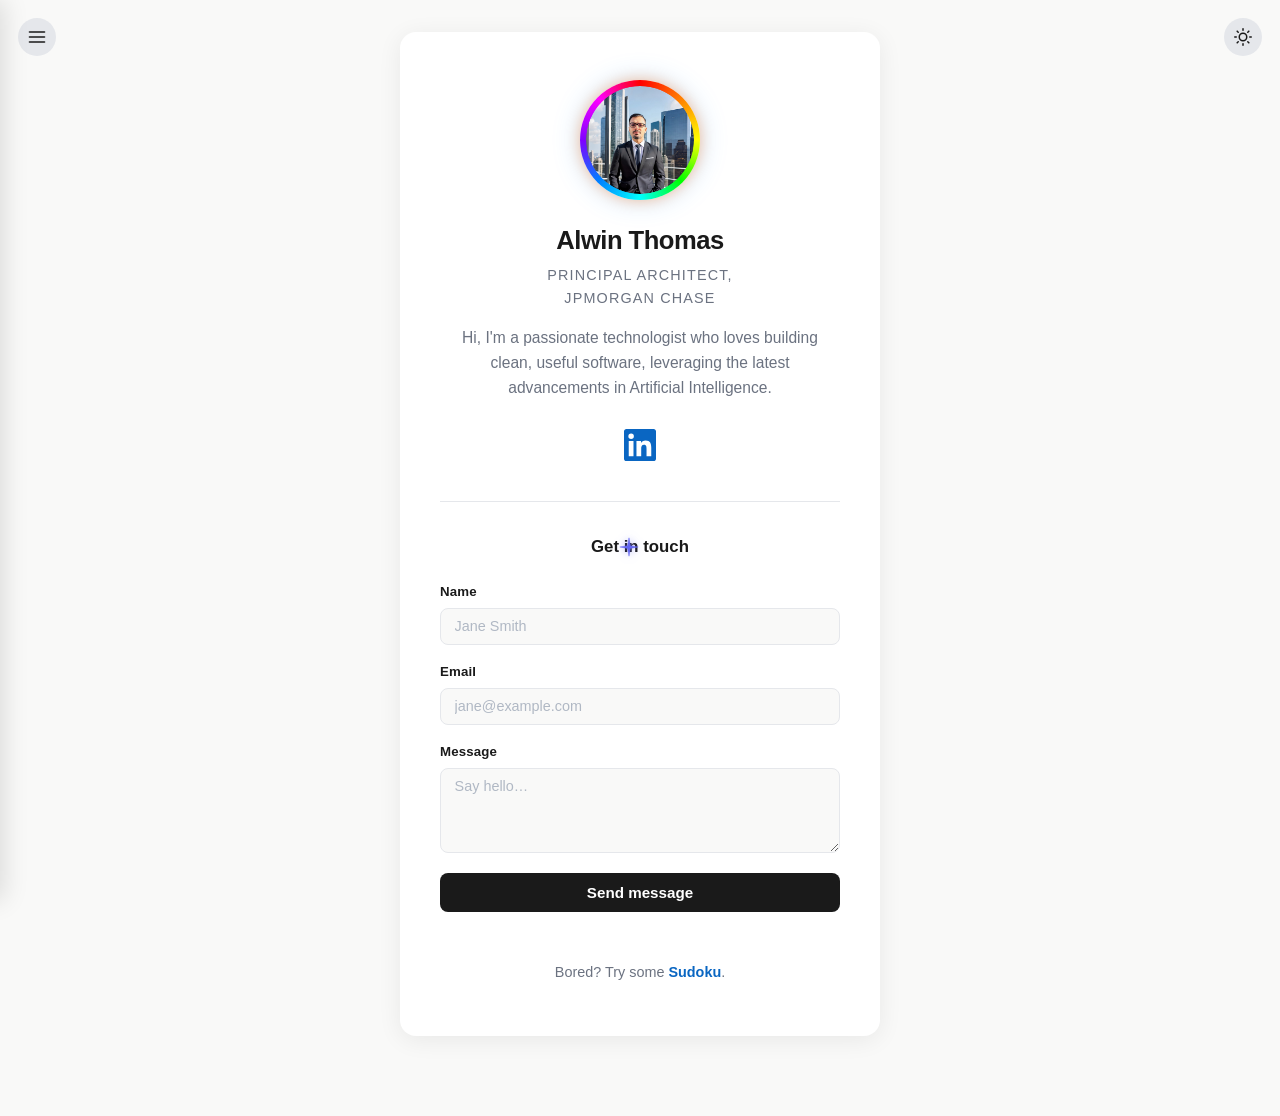
<file: index.html>
<!DOCTYPE html>
<html lang="en">
<head>
  <meta charset="UTF-8" />
  <meta name="viewport" content="width=device-width, initial-scale=1.0" />
  <title>Alwin Thomas</title>
  <link rel="stylesheet" href="style.css" />
</head>
<body>
  <!-- Hamburger menu -->
  <button class="hamburger" id="hamburger" aria-label="Open menu" aria-expanded="false">
    <svg xmlns="http://www.w3.org/2000/svg" width="20" height="20" viewBox="0 0 24 24" fill="none"
      stroke="currentColor" stroke-width="2" stroke-linecap="round" stroke-linejoin="round" aria-hidden="true">
      <line x1="3" y1="6" x2="21" y2="6"/>
      <line x1="3" y1="12" x2="21" y2="12"/>
      <line x1="3" y1="18" x2="21" y2="18"/>
    </svg>
  </button>

  <!-- Nav drawer -->
  <div class="nav-overlay" id="nav-overlay"></div>
  <nav class="nav-drawer" id="nav-drawer" aria-hidden="true">
    <div class="nav-drawer-header">
      <span class="nav-drawer-title">Pages</span>
      <button class="nav-close" id="nav-close" aria-label="Close menu">
        <svg xmlns="http://www.w3.org/2000/svg" width="18" height="18" viewBox="0 0 24 24" fill="none"
          stroke="currentColor" stroke-width="2" stroke-linecap="round" stroke-linejoin="round">
          <line x1="18" y1="6" x2="6" y2="18"/><line x1="6" y1="6" x2="18" y2="18"/>
        </svg>
      </button>
    </div>
    <ul class="nav-list">
      <li><a class="nav-item" style="cursor:pointer" onclick="window.location.href='index.html'">
        <svg xmlns="http://www.w3.org/2000/svg" width="16" height="16" viewBox="0 0 24 24" fill="none"
          stroke="currentColor" stroke-width="2" stroke-linecap="round" stroke-linejoin="round" aria-hidden="true">
          <path d="M3 9l9-7 9 7v11a2 2 0 0 1-2 2H5a2 2 0 0 1-2-2z"/>
          <polyline points="9 22 9 12 15 12 15 22"/>
        </svg>
        Home
      </a></li>
      <li><a class="nav-item" style="cursor:pointer" onclick="window.location.href='skill-zone.html'">
        <svg xmlns="http://www.w3.org/2000/svg" width="16" height="16" viewBox="0 0 24 24" fill="none"
          stroke="currentColor" stroke-width="2" stroke-linecap="round" stroke-linejoin="round" aria-hidden="true">
          <polygon points="12 2 15.09 8.26 22 9.27 17 14.14 18.18 21.02 12 17.77 5.82 21.02 7 14.14 2 9.27 8.91 8.26 12 2"/>
        </svg>
        Skill Zone
      </a></li>
      <li><a class="nav-item" style="cursor:pointer" onclick="window.location.href='chill-zone.html'">
        <svg xmlns="http://www.w3.org/2000/svg" width="16" height="16" viewBox="0 0 24 24" fill="none"
          stroke="currentColor" stroke-width="2" stroke-linecap="round" stroke-linejoin="round" aria-hidden="true">
          <path d="M6 12h4m-2-2v4m5-3h.01M17 11h.01"/>
          <rect x="2" y="6" width="20" height="12" rx="2"/>
        </svg>
        Chill Zone
      </a></li>
      <li><a class="nav-item" style="cursor:pointer" onclick="window.location.href='architecture.html'">
        <svg xmlns="http://www.w3.org/2000/svg" width="16" height="16" viewBox="0 0 24 24" fill="none"
          stroke="currentColor" stroke-width="2" stroke-linecap="round" stroke-linejoin="round" aria-hidden="true">
          <rect x="2" y="7" width="20" height="14" rx="2"/><path d="M16 7V4a2 2 0 0 0-2-2h-4a2 2 0 0 0-2 2v3"/>
        </svg>
        Architecture
      </a></li>
    </ul>
  </nav>

  <button class="theme-toggle" id="theme-toggle" aria-label="Toggle dark mode">
    <!-- Sun -->
    <svg class="icon-sun" xmlns="http://www.w3.org/2000/svg" width="18" height="18" viewBox="0 0 24 24" fill="none" stroke="currentColor" stroke-width="2" stroke-linecap="round" stroke-linejoin="round" aria-hidden="true">
      <circle cx="12" cy="12" r="5"/><line x1="12" y1="1" x2="12" y2="3"/><line x1="12" y1="21" x2="12" y2="23"/>
      <line x1="4.22" y1="4.22" x2="5.64" y2="5.64"/><line x1="18.36" y1="18.36" x2="19.78" y2="19.78"/>
      <line x1="1" y1="12" x2="3" y2="12"/><line x1="21" y1="12" x2="23" y2="12"/>
      <line x1="4.22" y1="19.78" x2="5.64" y2="18.36"/><line x1="18.36" y1="5.64" x2="19.78" y2="4.22"/>
    </svg>
    <!-- Moon -->
    <svg class="icon-moon" xmlns="http://www.w3.org/2000/svg" width="18" height="18" viewBox="0 0 24 24" fill="none" stroke="currentColor" stroke-width="2" stroke-linecap="round" stroke-linejoin="round" aria-hidden="true">
      <path d="M21 12.79A9 9 0 1 1 11.21 3 7 7 0 0 0 21 12.79z"/>
    </svg>
  </button>

  <main class="card">
    <div class="avatar-ring">
      <div class="avatar-wrap">
        <img
          class="avatar"
          src="profile.jpeg"
          alt="Alwin Thomas"
        />
      </div>
    </div>

    <h1 class="name">Alwin Thomas</h1>
    <p class="role">Principal Architect,<br>JPMorgan Chase</p>

    <p class="bio">
      Hi, I'm a passionate technologist who loves building clean, useful software,
      leveraging the latest advancements in Artificial Intelligence.
    </p>

    <div class="links">
      <a
        class="btn-linkedin"
        href="https://www.linkedin.com/in/alwinthomas"
        target="_blank"
        rel="noopener noreferrer"
        aria-label="View LinkedIn profile"
      >
        <svg xmlns="http://www.w3.org/2000/svg" width="32" height="32" viewBox="0 0 24 24" fill="#0a66c2" aria-hidden="true">
          <path d="M20.447 20.452h-3.554v-5.569c0-1.328-.027-3.037-1.852-3.037-1.853 0-2.136 1.445-2.136 2.939v5.667H9.351V9h3.414v1.561h.046c.477-.9 1.637-1.85 3.37-1.85 3.601 0 4.267 2.37 4.267 5.455v6.286zM5.337 7.433a2.062 2.062 0 0 1-2.063-2.065 2.064 2.064 0 1 1 2.063 2.065zm1.782 13.019H3.555V9h3.564v11.452zM22.225 0H1.771C.792 0 0 .774 0 1.729v20.542C0 23.227.792 24 1.771 24h20.451C23.2 24 24 23.227 24 22.271V1.729C24 .774 23.2 0 22.222 0h.003z"/>
        </svg>
      </a>
    </div>

    <div class="divider"></div>

    <section class="contact">
      <h2>Get in touch</h2>
      <!-- Formspree: replace YOUR_FORM_ID after signing up at https://formspree.io -->
      <form class="form" id="contact-form">
        <div class="field">
          <label for="name">Name</label>
          <input type="text" id="name" name="name" placeholder="Jane Smith" required />
        </div>
        <div class="field">
          <label for="email">Email</label>
          <input type="email" id="email" name="email" placeholder="jane@example.com" required />
        </div>
        <div class="field">
          <label for="message">Message</label>
          <textarea id="message" name="message" rows="4" placeholder="Say hello…" required></textarea>
        </div>
        <button type="submit" class="btn btn-submit">Send message</button>
        <p class="form-status" id="form-status" aria-live="polite"></p>
      </form>
      <p class="sudoku-teaser" style="text-align:center">Bored? Try some <a class="sudoku-link" style="cursor:pointer" onclick="window.location.href='sudoku.html'">Sudoku</a>.</p>
    </section>
  </main>

  <footer class="visitor-counter" id="visitor-counter"></footer>

  <script>
    // ── Dark mode ─────────────────────────────────────────────
    const root = document.documentElement;
    const toggleBtn = document.getElementById('theme-toggle');

    const saved = localStorage.getItem('theme');
    if (saved) {
      root.setAttribute('data-theme', saved);
    } else if (window.matchMedia('(prefers-color-scheme: dark)').matches) {
      root.setAttribute('data-theme', 'dark');
    }

    toggleBtn.addEventListener('click', () => {
      const isDark = root.getAttribute('data-theme') === 'dark';
      const next = isDark ? 'light' : 'dark';
      root.setAttribute('data-theme', next);
      localStorage.setItem('theme', next);
    });

    // ── Hamburger nav ─────────────────────────────────────────
    const hamburger = document.getElementById('hamburger');
    const navDrawer = document.getElementById('nav-drawer');
    const navOverlay = document.getElementById('nav-overlay');
    const navClose = document.getElementById('nav-close');

    function openNav() {
      navDrawer.classList.add('open');
      navOverlay.classList.add('open');
      hamburger.setAttribute('aria-expanded', 'true');
      navDrawer.setAttribute('aria-hidden', 'false');
    }

    function closeNav() {
      navDrawer.classList.remove('open');
      navOverlay.classList.remove('open');
      hamburger.setAttribute('aria-expanded', 'false');
      navDrawer.setAttribute('aria-hidden', 'true');
    }

    hamburger.addEventListener('click', openNav);
    navClose.addEventListener('click', closeNav);
    navOverlay.addEventListener('click', closeNav);

    // ── Star cursor + Particle trail ──────────────────────────
    if (window.matchMedia('(hover: hover) and (pointer: fine)').matches) {
      const darkColors  = ['#818cf8','#38bdf8','#34d399','#f472b6','#fb923c'];
      const lightColors = ['#6366f1','#0ea5e9','#10b981','#ec4899','#f97316'];
      const star = document.createElement('div');
      star.id = 'star-cursor';
      star.innerHTML = `<svg viewBox="0 0 24 24" fill="none" xmlns="http://www.w3.org/2000/svg">
        <path d="M12 2 L13.5 10.5 L22 12 L13.5 13.5 L12 22 L10.5 13.5 L2 12 L10.5 10.5 Z"
          fill="#6366f1" stroke="#6366f1" stroke-width="0.5" stroke-linejoin="round"/></svg>`;
      document.body.appendChild(star);
      let spinTimer = null;
      document.addEventListener('mousemove', (e) => {
        star.style.left = e.clientX + 'px';
        star.style.top  = e.clientY + 'px';
        star.classList.add('spinning');
        clearTimeout(spinTimer);
        spinTimer = setTimeout(() => star.classList.remove('spinning'), 150);
      });
      document.addEventListener('mouseleave', () => star.style.opacity = '0');
      document.addEventListener('mouseenter', () => star.style.opacity = '1');
      let lastX = -999, lastY = -999;
      document.addEventListener('mousemove', (e) => {
        const dx = e.clientX - lastX, dy = e.clientY - lastY;
        if (Math.sqrt(dx*dx + dy*dy) < 12) return;
        lastX = e.clientX; lastY = e.clientY;
        const isDark = root.getAttribute('data-theme') === 'dark';
        const colors = isDark ? darkColors : lightColors;
        const dot = document.createElement('div');
        dot.className = 'trail-particle';
        const size = Math.random() * 6 + 4;
        dot.style.cssText = `width:${size}px;height:${size}px;background:${colors[Math.floor(Math.random()*colors.length)]};left:${e.clientX}px;top:${e.clientY}px;opacity:${isDark?0.85:0.7}`;
        document.body.appendChild(dot);
        dot.addEventListener('animationend', () => dot.remove());
      });
    }

    // ── Contact form → Formspree ──────────────────────────────
    const FORMSPREE_ID = 'mvzbjenk';

    document.getElementById('contact-form').addEventListener('submit', async function (e) {
      e.preventDefault();
      const status = document.getElementById('form-status');
      const btn = this.querySelector('button[type="submit"]');

      btn.disabled = true;
      btn.textContent = 'Sending…';
      status.textContent = '';
      status.className = 'form-status';

      try {
        const res = await fetch(`https://formspree.io/f/${FORMSPREE_ID}`, {
          method: 'POST',
          headers: { 'Accept': 'application/json' },
          body: new FormData(this),
        });

        if (res.ok) {
          status.textContent = 'Thanks! I\'ll get back to you soon.';
          status.classList.add('success');
          this.reset();
        } else {
          const data = await res.json();
          status.textContent = data?.errors?.[0]?.message || 'Something went wrong. Please try again.';
          status.classList.add('error');
        }
      } catch {
        status.textContent = 'Network error. Please try again.';
        status.classList.add('error');
      } finally {
        btn.disabled = false;
        btn.textContent = 'Send message';
      }
    });
  </script>
  <script>
    // ── Visitor counter (retries on cold-start 404) ──
    (function () {
      const vcBase = window.location.hostname === 'localhost' || window.location.hostname === '127.0.0.1'
        ? 'http://localhost:8788' : 'https://claudecodeproject.onrender.com';
      const url = vcBase + '/visitor-count';
      const maxRetries = 3;

      function loadCount(attempt) {
        fetch(url)
          .then(r => {
            if (!r.ok) throw new Error('HTTP ' + r.status);
            return r.json();
          })
          .then(data => {
            if (data.count != null) {
              document.getElementById('visitor-counter').textContent =
                String(data.count).padStart(6, '0').split('').join(' ');
            }
          })
          .catch(err => {
            if (attempt < maxRetries) {
              console.warn('Visitor counter attempt ' + attempt + ' failed, retrying in 3s...', err);
              setTimeout(() => loadCount(attempt + 1), 3000);
            } else {
              console.warn('Visitor counter failed after ' + maxRetries + ' attempts:', err);
            }
          });
      }
      loadCount(1);
    })();
  </script>

  <script src="cursor-halo.js"></script>
</body>
</html>
</file>
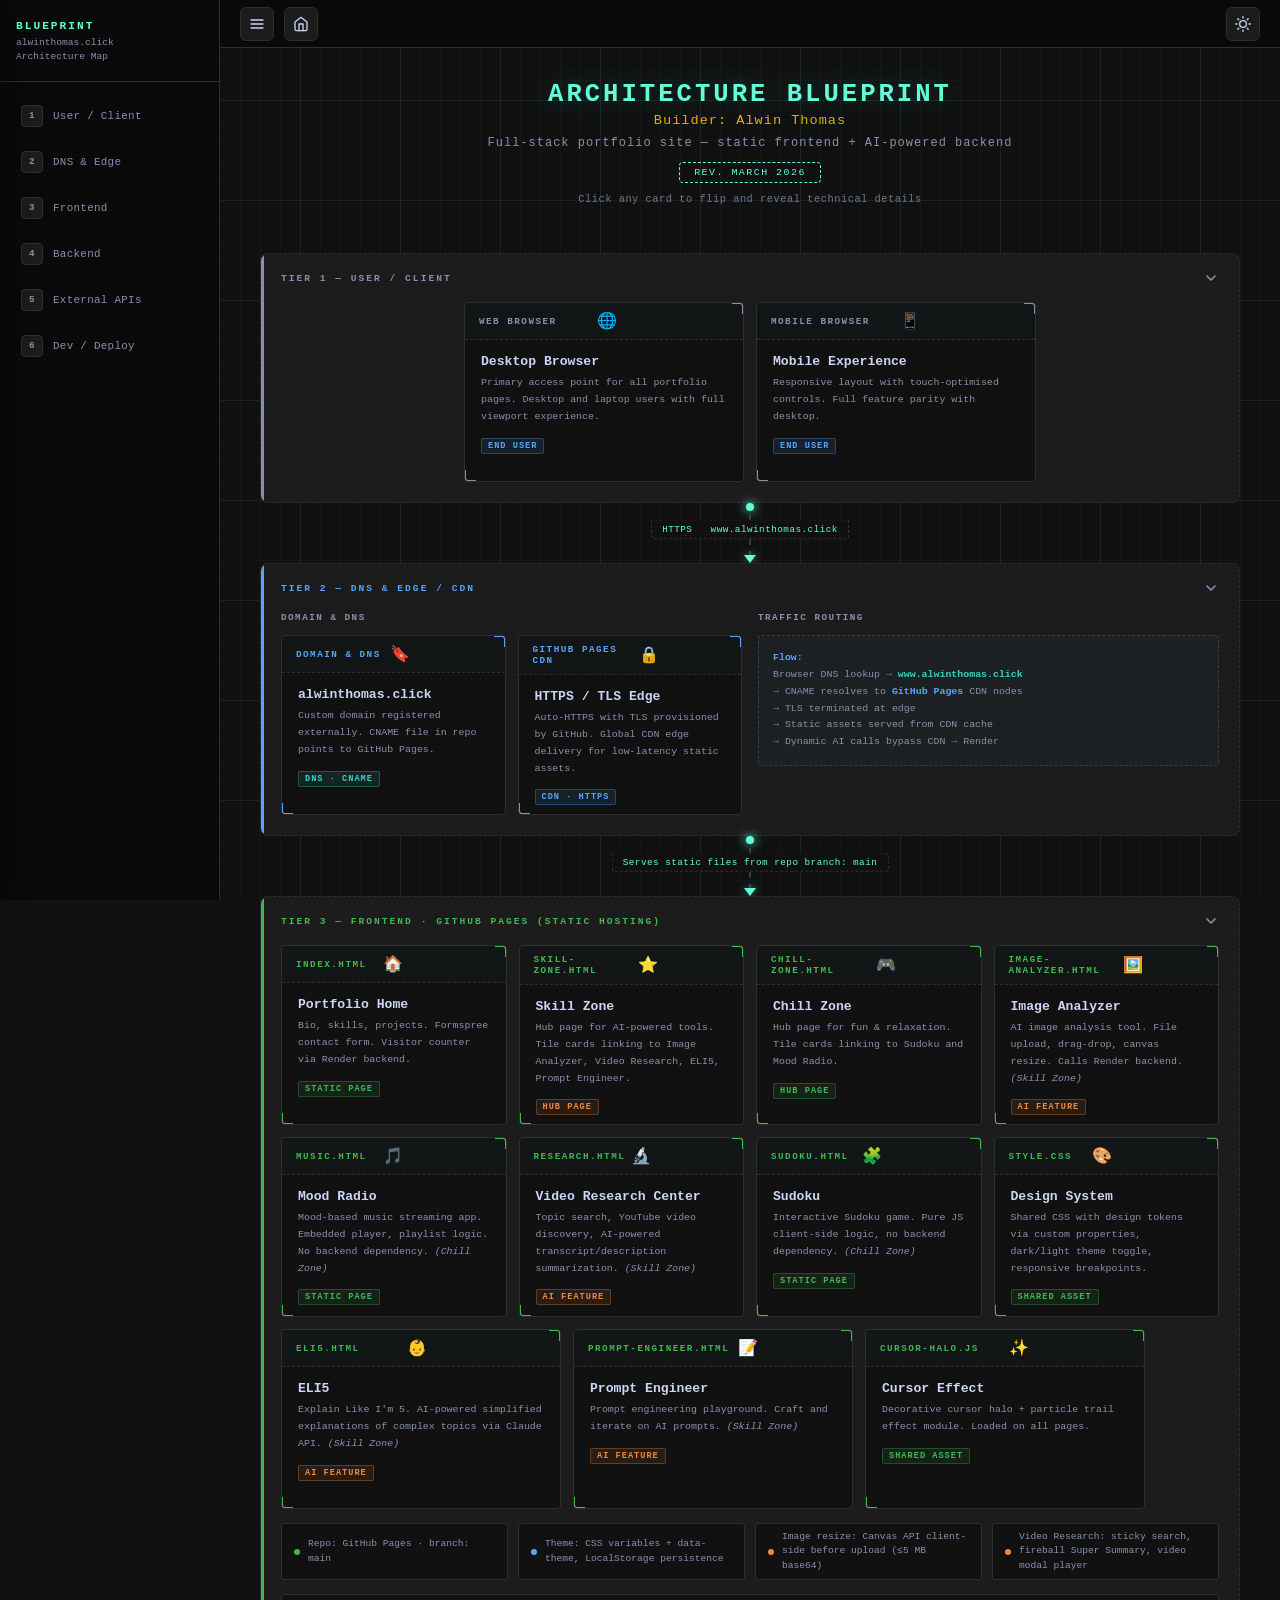
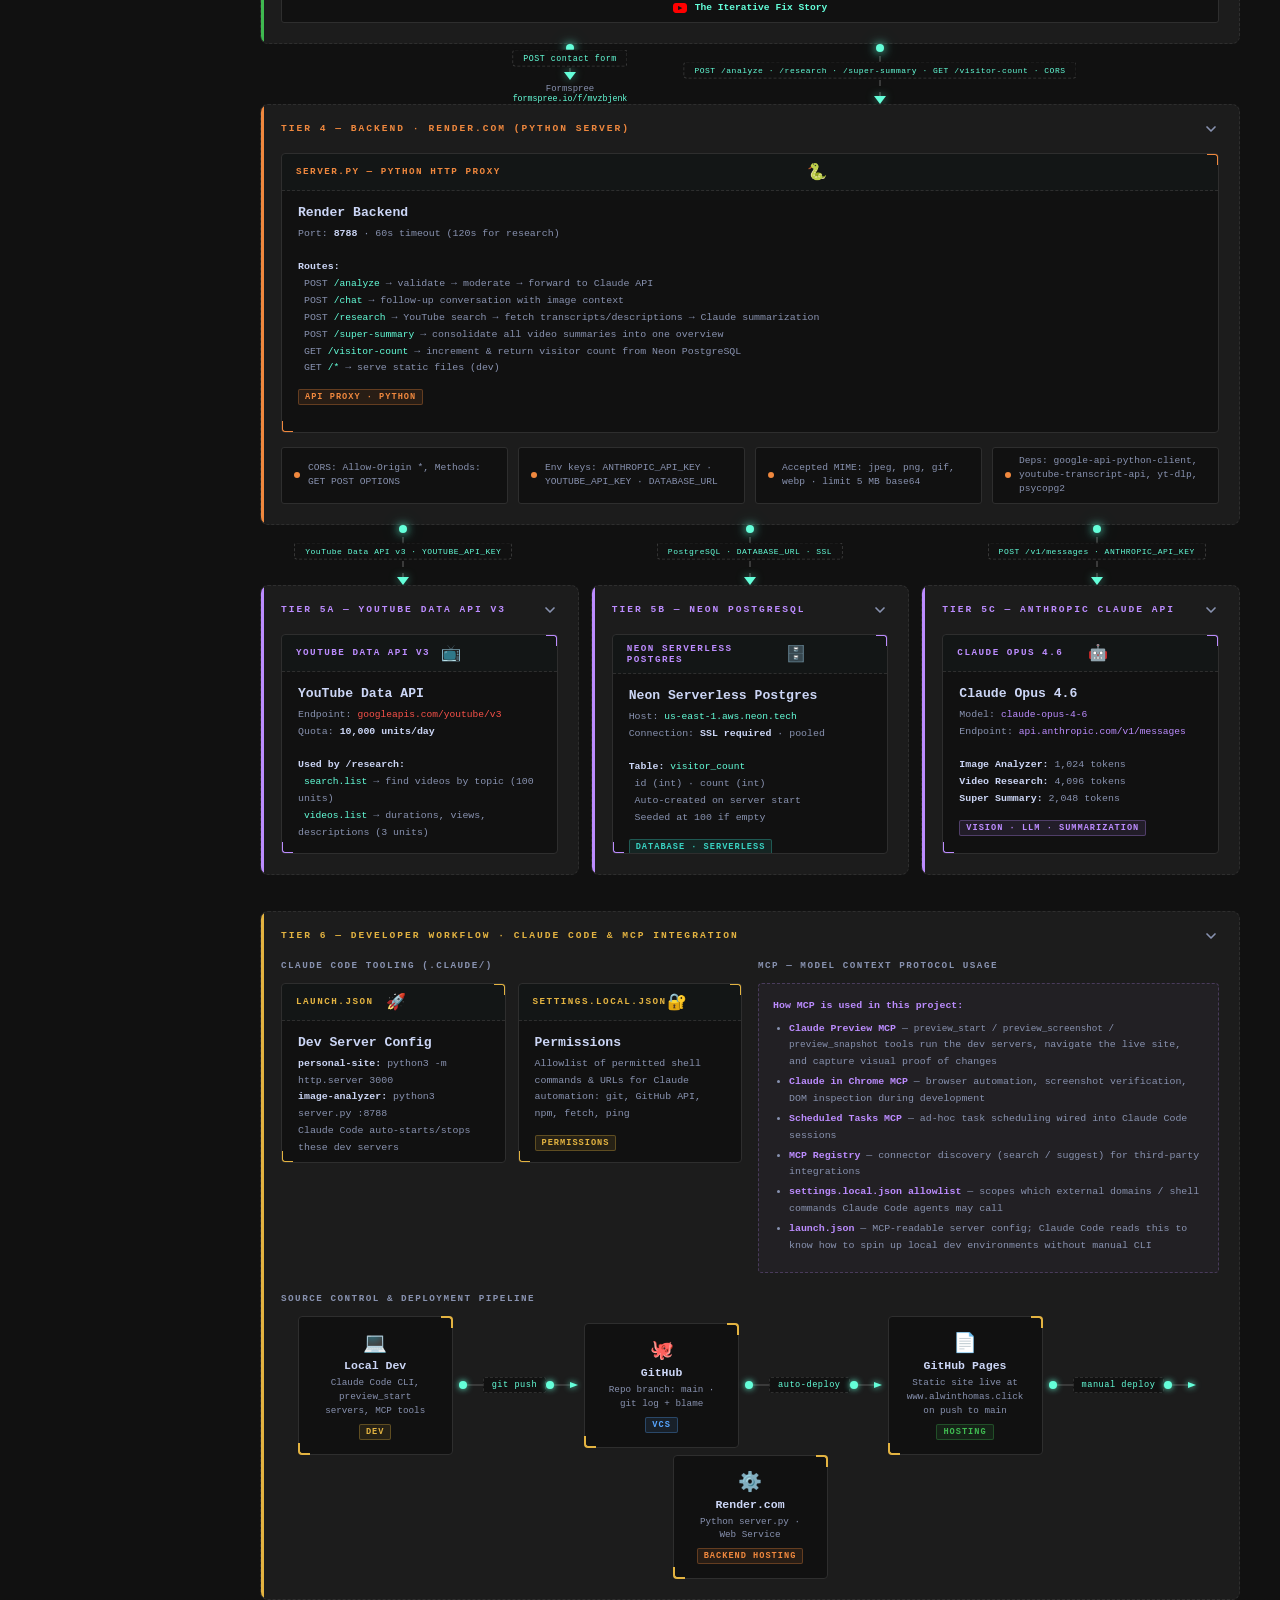
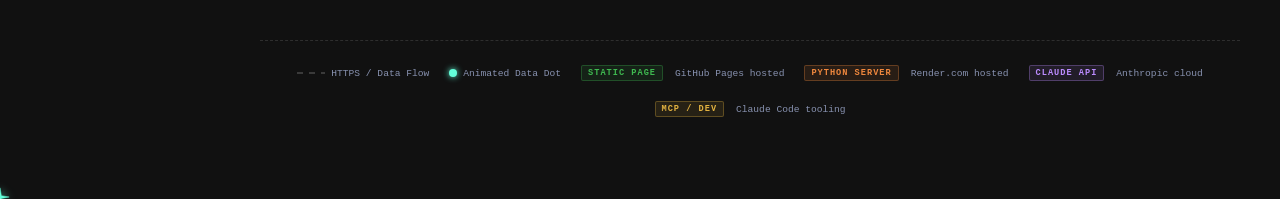
<file: architecture.html>
<!DOCTYPE html>
<html lang="en">
<head>
  <meta charset="UTF-8">
  <meta name="viewport" content="width=device-width, initial-scale=1.0">
  <title>Architecture Blueprint</title>
  <style>
    /* ═══════════════════════════════════════════════════════════
       CSS CUSTOM PROPERTIES
    ═══════════════════════════════════════════════════════════ */
    :root {
      --bg: #111111;
      --bg-deep: #0a0a0a;
      --surface: #1c1c1c;
      --surface2: #2a2a2a;
      --border: #2e2e2e;
      --border-bright: #3a3a3a;
      --text: #ccd6f6;
      --text-dim: #8892b0;
      --accent: #64ffda;
      --accent-glow: rgba(100, 255, 218, 0.15);
      --accent-blue: #58a6ff;
      --accent-green: #3fb950;
      --accent-orange: #f0883e;
      --accent-purple: #bc8cff;
      --accent-yellow: #e3b341;
      --accent-red: #f85149;
      --accent-teal: #39d3c3;
      --grid-color: rgba(100, 255, 218, 0.03);
      --grid-line: rgba(100, 255, 218, 0.06);
      --sidebar-w: 220px;
      --mono: 'SF Mono', 'Fira Code', 'Fira Mono', 'Roboto Mono', Consolas, monospace;
      --flip-speed: 0.6s;
    }
    [data-theme="light"] {
      --bg: #e8edf5;
      --bg-deep: #dde3ee;
      --surface: #ffffff;
      --surface2: #f0f4fa;
      --border: #c0cfe0;
      --border-bright: #8da4c4;
      --text: #1a2744;
      --text-dim: #4a5a7a;
      --accent: #0fa68a;
      --accent-glow: rgba(15, 166, 138, 0.1);
      --grid-color: rgba(15, 166, 138, 0.03);
      --grid-line: rgba(15, 166, 138, 0.06);
      --accent-blue: #0969da;
      --accent-green: #1a7f37;
      --accent-orange: #bc4c00;
      --accent-purple: #8250df;
      --accent-yellow: #9a6700;
      --accent-red: #cf222e;
      --accent-teal: #0e8a7e;
    }

    /* ═══════════════════════════════════════════════════════════
       RESET & BASE
    ═══════════════════════════════════════════════════════════ */
    *, *::before, *::after { box-sizing: border-box; margin: 0; padding: 0; }

    body {
      font-family: var(--mono);
      background: var(--bg);
      color: var(--text);
      min-height: 100vh;
      overflow-x: hidden;
      position: relative;
    }

    /* Blueprint grid background */
    body::before {
      content: '';
      position: fixed;
      inset: 0;
      background:
        linear-gradient(var(--grid-line) 1px, transparent 1px),
        linear-gradient(90deg, var(--grid-line) 1px, transparent 1px),
        linear-gradient(var(--grid-color) 1px, transparent 1px),
        linear-gradient(90deg, var(--grid-color) 1px, transparent 1px);
      background-size: 100px 100px, 100px 100px, 20px 20px, 20px 20px;
      z-index: 0;
      pointer-events: none;
    }

    /* Scanline FX */
    body::after {
      content: '';
      position: fixed;
      inset: 0;
      background: repeating-linear-gradient(0deg, transparent, transparent 2px, rgba(0,0,0,0.015) 2px, rgba(0,0,0,0.015) 4px);
      pointer-events: none;
      z-index: 9990;
    }
    [data-theme="light"] body::after { background: none; }

    html { scroll-behavior: smooth; }

    /* ═══════════════════════════════════════════════════════════
       RAINBOW TITLE EFFECT
    ═══════════════════════════════════════════════════════════ */
    @keyframes rainbowShift {
      0%   { background-position: 0% 50%; }
      50%  { background-position: 100% 50%; }
      100% { background-position: 0% 50%; }
    }
    .rainbow-text {
      background: linear-gradient(90deg, #f97316, #eab308, #22c55e, #3b82f6, #a855f7, #ec4899, #f97316);
      background-size: 300% 100%;
      -webkit-background-clip: text;
      background-clip: text;
      -webkit-text-fill-color: transparent;
      color: transparent;
      animation: rainbowShift 4s ease infinite;
      font-weight: 500;
    }

    /* ═══════════════════════════════════════════════════════════
       LAYOUT: SIDEBAR + MAIN
    ═══════════════════════════════════════════════════════════ */
    .layout {
      display: flex;
      min-height: 100vh;
      position: relative;
      z-index: 1;
    }

    /* ── Left Sidebar ── */
    .sidebar {
      position: fixed;
      top: 0; left: 0;
      width: var(--sidebar-w);
      height: 100vh;
      background: var(--bg-deep);
      border-right: 1px solid var(--border);
      display: flex;
      flex-direction: column;
      z-index: 50;
      padding: 20px 0;
      overflow-y: auto;
      transition: transform 0.3s ease;
    }
    .sidebar-brand {
      padding: 0 16px 16px;
      border-bottom: 1px solid var(--border);
      margin-bottom: 12px;
    }
    .sidebar-brand h2 {
      font-size: 0.7rem;
      text-transform: uppercase;
      letter-spacing: 2px;
      color: var(--accent);
      margin-bottom: 4px;
    }
    .sidebar-brand p {
      font-size: 0.6rem;
      color: var(--text-dim);
      line-height: 1.5;
    }
    .sidebar-nav {
      list-style: none;
      display: flex;
      flex-direction: column;
      gap: 2px;
      padding: 0 8px;
      flex: 1;
    }
    .sidebar-nav li a {
      display: flex;
      align-items: center;
      gap: 10px;
      padding: 10px 12px;
      border-radius: 6px;
      text-decoration: none;
      font-size: 0.68rem;
      color: var(--text-dim);
      transition: all 0.2s;
      border: 1px solid transparent;
      letter-spacing: 0.3px;
    }
    .sidebar-nav li a:hover,
    .sidebar-nav li a.active {
      background: var(--accent-glow);
      color: var(--accent);
      border-color: rgba(100, 255, 218, 0.15);
    }
    .sidebar-nav li a .tier-num {
      display: inline-flex;
      align-items: center;
      justify-content: center;
      width: 22px; height: 22px;
      border-radius: 4px;
      background: var(--surface);
      border: 1px solid var(--border);
      font-size: 0.58rem;
      font-weight: 700;
      flex-shrink: 0;
    }
    .sidebar-nav li a.active .tier-num {
      background: var(--accent);
      color: var(--bg);
      border-color: var(--accent);
    }

    /* ── Main content area ── */
    .main {
      margin-left: var(--sidebar-w);
      flex: 1;
      padding: 64px 40px 80px;
      min-width: 0;
    }

    /* ═══════════════════════════════════════════════════════════
       TOP BAR
    ═══════════════════════════════════════════════════════════ */
    .top-bar {
      position: fixed;
      top: 0;
      left: var(--sidebar-w);
      right: 0;
      height: 48px;
      background: var(--bg-deep);
      border-bottom: 1px solid var(--border);
      display: flex;
      align-items: center;
      justify-content: space-between;
      padding: 0 20px;
      z-index: 60;
      backdrop-filter: blur(10px);
      -webkit-backdrop-filter: blur(10px);
    }
    .top-bar-left, .top-bar-right {
      display: flex;
      align-items: center;
      gap: 10px;
    }
    .btn-icon {
      width: 34px; height: 34px;
      border-radius: 6px;
      border: 1px solid var(--border);
      background: var(--surface);
      color: var(--text);
      cursor: pointer;
      display: flex;
      align-items: center;
      justify-content: center;
      transition: all 0.2s;
      text-decoration: none;
    }
    .btn-icon:hover {
      border-color: var(--accent);
      color: var(--accent);
    }
    .btn-icon svg { width: 16px; height: 16px; }

    .theme-toggle .icon-sun,
    .theme-toggle .icon-moon {
      position: absolute;
      transition: opacity 0.2s, transform 0.2s;
    }
    .theme-toggle .icon-moon { opacity: 0; transform: rotate(-30deg) scale(0.8); }
    [data-theme="light"] .theme-toggle .icon-sun { opacity: 0; transform: rotate(30deg) scale(0.8); }
    [data-theme="light"] .theme-toggle .icon-moon { opacity: 1; transform: rotate(0deg) scale(1); }

    .hamburger-btn { display: flex; }

    /* ═══════════════════════════════════════════════════════════
       HEADER
    ═══════════════════════════════════════════════════════════ */
    .page-header {
      text-align: center;
      margin-bottom: 48px;
      padding-top: 16px;
    }
    .page-header h1 {
      font-size: 1.6rem;
      font-weight: 700;
      letter-spacing: 3px;
      text-transform: uppercase;
      color: var(--accent);
      text-shadow: 0 0 30px rgba(100, 255, 218, 0.3);
      margin-bottom: 4px;
    }
    .page-header .rainbow-text {
      font-size: 0.85rem;
      letter-spacing: 1px;
      margin-bottom: 8px;
    }
    .page-header .subtitle {
      font-size: 0.75rem;
      color: var(--text-dim);
      letter-spacing: 1px;
    }
    .page-header .badge {
      display: inline-block;
      margin-top: 12px;
      padding: 4px 14px;
      border: 1px dashed var(--accent);
      border-radius: 4px;
      font-size: 0.62rem;
      color: var(--accent);
      letter-spacing: 1.5px;
      text-transform: uppercase;
    }
    .page-header .flip-instruction {
      display: block;
      margin-top: 10px;
      font-size: 0.65rem;
      color: var(--text-dim);
      letter-spacing: 0.5px;
      opacity: 0.8;
    }

    /* ═══════════════════════════════════════════════════════════
       TIER SECTIONS (Collapsible)
    ═══════════════════════════════════════════════════════════ */
    .tier-section {
      position: relative;
      margin-bottom: 0;
      scroll-margin-top: 60px;
    }
    .tier-band {
      border: 1px dashed var(--border);
      border-radius: 8px;
      background: var(--surface);
      position: relative;
      overflow: hidden;
      transition: border-color 0.3s;
    }
    .tier-band::before {
      content: '';
      position: absolute;
      top: 0; left: 0;
      width: 3px; height: 100%;
      background: var(--tier-color, var(--accent));
    }
    .tier-band.highlight {
      border-color: var(--accent);
      box-shadow: 0 0 20px rgba(100, 255, 218, 0.08);
    }

    .tier-header {
      display: flex;
      align-items: center;
      gap: 12px;
      padding: 16px 20px;
      cursor: pointer;
      user-select: none;
      transition: background 0.2s;
    }
    .tier-header:hover {
      background: rgba(100, 255, 218, 0.03);
    }
    .tier-header .tier-label {
      font-size: 0.6rem;
      text-transform: uppercase;
      letter-spacing: 2px;
      color: var(--tier-color, var(--accent));
      font-weight: 700;
      flex: 1;
    }
    .tier-header .tier-chevron {
      width: 16px; height: 16px;
      color: var(--text-dim);
      transition: transform 0.3s;
      flex-shrink: 0;
    }
    .tier-band.collapsed .tier-chevron {
      transform: rotate(-90deg);
    }
    .tier-body {
      padding: 0 20px 20px;
      overflow: hidden;
      transition: max-height 0.4s ease, opacity 0.3s ease;
      max-height: 3000px;
      opacity: 1;
    }
    .tier-band.collapsed .tier-body {
      max-height: 0;
      opacity: 0;
      padding-top: 0;
      padding-bottom: 0;
    }

    /* Tier color variants */
    .tier-client   { --tier-color: #8892b0; }
    .tier-edge     { --tier-color: #58a6ff; }
    .tier-frontend { --tier-color: #3fb950; }
    .tier-backend  { --tier-color: #f0883e; }
    .tier-apis     { --tier-color: #bc8cff; }
    .tier-dev      { --tier-color: #e3b341; }

    /* ═══════════════════════════════════════════════════════════
       CONNECTION LINES BETWEEN TIERS
    ═══════════════════════════════════════════════════════════ */
    .connection {
      display: flex;
      flex-direction: column;
      align-items: center;
      padding: 0;
      position: relative;
      height: 60px;
    }
    .connection-line {
      width: 2px;
      flex: 1;
      position: relative;
      overflow: visible;
    }
    .connection-line::before {
      content: '';
      position: absolute;
      top: 0; left: 0;
      width: 100%; height: 100%;
      background: repeating-linear-gradient(
        to bottom,
        var(--border-bright) 0px, var(--border-bright) 6px,
        transparent 6px, transparent 12px
      );
    }
    .connection-line::after {
      content: '';
      position: absolute;
      left: -3px;
      width: 8px; height: 8px;
      border-radius: 50%;
      background: var(--accent);
      box-shadow: 0 0 10px var(--accent), 0 0 20px rgba(100, 255, 218, 0.3);
      animation: flowDown 2s ease-in-out infinite;
    }
    @keyframes flowDown {
      0% { top: -4px; opacity: 0; }
      10% { opacity: 1; }
      90% { opacity: 1; }
      100% { top: calc(100% - 4px); opacity: 0; }
    }
    .connection-label {
      font-size: 0.58rem;
      color: var(--accent);
      background: var(--bg);
      padding: 3px 10px;
      border: 1px dashed var(--border-bright);
      border-radius: 3px;
      white-space: nowrap;
      letter-spacing: 0.5px;
      position: absolute;
      top: 50%;
      left: 50%;
      transform: translate(-50%, -50%);
      z-index: 2;
    }
    .connection-arrow {
      width: 0; height: 0;
      border-left: 6px solid transparent;
      border-right: 6px solid transparent;
      border-top: 8px solid var(--accent);
      filter: drop-shadow(0 0 4px rgba(100, 255, 218, 0.5));
    }
    .connection-split {
      display: flex;
      justify-content: center;
      gap: 60px;
      padding: 0;
    }
    .connection-split .connection {
      flex: 1;
      max-width: 300px;
    }

    /* ═══════════════════════════════════════════════════════════
       FLIPPABLE BENTO CARDS (from Option B, styled as blueprint)
    ═══════════════════════════════════════════════════════════ */
    .cards-grid {
      display: flex;
      gap: 12px;
      flex-wrap: wrap;
    }
    .cards-grid.centered {
      justify-content: center;
    }

    .flip-card {
      perspective: 1200px;
      cursor: pointer;
      flex: 1;
      min-width: 180px;
      max-width: 280px;
    }
    .flip-card.wide {
      max-width: 100%;
      min-width: 0;
      flex: 1 1 100%;
    }

    .flip-card-inner {
      position: relative;
      width: 100%;
      min-height: 180px;
      transition: transform var(--flip-speed) cubic-bezier(0.4, 0, 0.2, 1);
      transform-style: preserve-3d;
    }
    .flip-card.flipped .flip-card-inner {
      transform: rotateY(180deg);
    }

    .flip-front, .flip-back {
      position: absolute;
      inset: 0;
      backface-visibility: hidden;
      -webkit-backface-visibility: hidden;
      border-radius: 4px;
      border: 1px solid var(--border);
      background: var(--bg);
      overflow: hidden;
      display: flex;
      flex-direction: column;
      transition: border-color 0.3s, box-shadow 0.3s;
    }
    .flip-card:hover .flip-front,
    .flip-card:hover .flip-back {
      border-color: var(--accent);
      box-shadow: 0 0 15px rgba(100, 255, 218, 0.08);
    }

    /* Blueprint corner marks */
    .flip-front::before, .flip-back::before {
      content: '';
      position: absolute;
      top: -1px; right: -1px;
      width: 12px; height: 12px;
      border-top: 2px solid var(--tier-color, var(--accent));
      border-right: 2px solid var(--tier-color, var(--accent));
      border-radius: 0 4px 0 0;
      z-index: 2;
    }
    .flip-front::after, .flip-back::after {
      content: '';
      position: absolute;
      bottom: -1px; left: -1px;
      width: 12px; height: 12px;
      border-bottom: 2px solid var(--tier-color, var(--accent));
      border-left: 2px solid var(--tier-color, var(--accent));
      border-radius: 0 0 0 4px;
      z-index: 2;
    }

    .flip-back {
      transform: rotateY(180deg);
    }

    .card-strip {
      padding: 8px 14px;
      display: flex;
      align-items: center;
      justify-content: space-between;
      border-bottom: 1px dashed var(--border);
      flex-shrink: 0;
      background: rgba(100, 255, 218, 0.02);
    }
    .card-strip-label {
      font-size: 0.58rem;
      font-weight: 700;
      text-transform: uppercase;
      letter-spacing: 1.5px;
      color: var(--tier-color, var(--accent));
    }
    .card-strip-icon {
      font-size: 1rem;
    }
    .flip-hint {
      font-size: 0.52rem;
      color: var(--text-dim);
      opacity: 0;
      transition: opacity 0.3s;
      letter-spacing: 0.5px;
    }
    .flip-card:hover .flip-hint {
      opacity: 1;
    }

    .card-content {
      padding: 14px 16px;
      flex: 1;
      display: flex;
      flex-direction: column;
      gap: 6px;
      overflow-y: auto;
    }
    .card-title {
      font-size: 0.82rem;
      font-weight: 700;
      color: var(--text);
      font-family: var(--mono);
    }
    .card-sub {
      font-size: 0.62rem;
      color: var(--text-dim);
      line-height: 1.7;
    }
    .card-sub code {
      color: var(--accent);
      font-size: 0.6rem;
    }
    .card-sub strong {
      color: var(--text);
    }

    /* Back card */
    .back-title {
      font-size: 0.72rem;
      font-weight: 700;
      margin-bottom: 4px;
      color: var(--accent);
      text-transform: uppercase;
      letter-spacing: 1px;
    }
    .back-detail {
      font-size: 0.62rem;
      color: var(--text-dim);
      line-height: 1.7;
    }
    .back-detail code {
      font-family: var(--mono);
      font-size: 0.6rem;
      color: var(--accent);
    }
    .back-detail ul {
      padding-left: 16px;
      margin-top: 4px;
    }
    .back-detail li {
      margin-bottom: 3px;
    }
    .back-detail strong {
      color: var(--text);
    }

    /* Tags */
    .node-tag {
      display: inline-block;
      font-size: 0.54rem;
      font-weight: 700;
      text-transform: uppercase;
      letter-spacing: 1px;
      border-radius: 2px;
      padding: 2px 6px;
      margin-top: 6px;
      border: 1px solid;
      font-family: var(--mono);
      width: fit-content;
    }
    .tag-blue    { background: rgba(88,166,255,.1);  color: var(--accent-blue);   border-color: rgba(88,166,255,.3); }
    .tag-green   { background: rgba(63,185,80,.1);   color: var(--accent-green);  border-color: rgba(63,185,80,.3); }
    .tag-orange  { background: rgba(240,136,62,.1);  color: var(--accent-orange); border-color: rgba(240,136,62,.3); }
    .tag-purple  { background: rgba(188,140,255,.1); color: var(--accent-purple); border-color: rgba(188,140,255,.3); }
    .tag-yellow  { background: rgba(227,179,65,.1);  color: var(--accent-yellow); border-color: rgba(227,179,65,.3); }
    .tag-teal    { background: rgba(57,211,195,.1);  color: var(--accent-teal);   border-color: rgba(57,211,195,.3); }
    .tag-red     { background: rgba(248,81,73,.1);   color: var(--accent-red);    border-color: rgba(248,81,73,.3); }

    /* ═══════════════════════════════════════════════════════════
       INFO CHIPS
    ═══════════════════════════════════════════════════════════ */
    .info-row {
      display: flex;
      gap: 10px;
      flex-wrap: wrap;
      margin-top: 14px;
    }
    .info-chip {
      display: flex;
      align-items: center;
      gap: 8px;
      background: var(--bg);
      border: 1px solid var(--border);
      border-radius: 3px;
      padding: 6px 12px;
      font-size: 0.6rem;
      color: var(--text-dim);
      flex: 1;
      min-width: 170px;
      line-height: 1.5;
    }
    .info-chip .dot {
      width: 6px; height: 6px;
      border-radius: 50%;
      flex-shrink: 0;
    }
    .dot-green  { background: var(--accent-green); }
    .dot-orange { background: var(--accent-orange); }
    .dot-purple { background: var(--accent-purple); }
    .dot-blue   { background: var(--accent-blue); }
    .dot-yellow { background: var(--accent-yellow); }
    .dot-teal   { background: var(--accent-teal); }

    /* ═══════════════════════════════════════════════════════════
       SPLIT LAYOUT & MCP BOX
    ═══════════════════════════════════════════════════════════ */
    .split {
      display: flex;
      gap: 16px;
      flex-wrap: wrap;
    }
    .split-left  { flex: 1; min-width: 200px; }
    .split-right { flex: 1; min-width: 200px; }
    .section-title {
      font-size: 0.58rem;
      font-weight: 700;
      text-transform: uppercase;
      letter-spacing: 1.5px;
      color: var(--text-dim);
      margin-bottom: 12px;
    }
    .mcp-box {
      background: rgba(188,140,255,.04);
      border: 1px dashed rgba(188,140,255,.25);
      border-radius: 4px;
      padding: 14px;
      font-size: 0.62rem;
      color: var(--text-dim);
      line-height: 1.7;
    }
    .mcp-box strong { color: var(--accent-purple); }
    .mcp-box ul { padding-left: 16px; margin-top: 6px; }
    .mcp-box li { margin-bottom: 3px; }
    .flow-box {
      background: rgba(88,166,255,.04);
      border: 1px dashed rgba(88,166,255,.25);
      border-radius: 4px;
      padding: 14px;
      font-size: 0.62rem;
      color: var(--text-dim);
      line-height: 1.7;
    }
    .flow-box strong { color: var(--accent-blue); }

    /* ═══════════════════════════════════════════════════════════
       HORIZONTAL FLOW (Dev pipeline)
    ═══════════════════════════════════════════════════════════ */
    .hflow {
      display: flex;
      align-items: center;
      gap: 0;
      flex-wrap: wrap;
      justify-content: center;
    }
    .hconnector {
      display: flex;
      align-items: center;
      gap: 0;
      padding: 0 6px;
    }
    .hconnector .hline {
      height: 2px;
      width: 24px;
      background: var(--border-bright);
      position: relative;
    }
    .hconnector .hline::after {
      content: '';
      position: absolute;
      top: -3px; left: 0;
      width: 8px; height: 8px;
      border-radius: 50%;
      background: var(--accent);
      box-shadow: 0 0 6px var(--accent);
      animation: flowRight 2s ease-in-out infinite;
    }
    @keyframes flowRight {
      0% { left: -4px; opacity: 0; }
      15% { opacity: 1; }
      85% { opacity: 1; }
      100% { left: calc(100% - 4px); opacity: 0; }
    }
    .hconnector .hlabel {
      font-size: 0.54rem;
      color: var(--accent);
      white-space: nowrap;
      padding: 2px 8px;
      background: var(--bg);
      border: 1px dashed var(--border);
      border-radius: 2px;
      letter-spacing: 0.5px;
    }

    .pipeline-node {
      background: var(--bg);
      border: 1px solid var(--border);
      border-radius: 4px;
      padding: 14px 16px;
      min-width: 120px;
      max-width: 155px;
      position: relative;
      text-align: center;
    }
    .pipeline-node::before {
      content: '';
      position: absolute;
      top: -1px; right: -1px;
      width: 12px; height: 12px;
      border-top: 2px solid var(--accent-yellow);
      border-right: 2px solid var(--accent-yellow);
      border-radius: 0 4px 0 0;
    }
    .pipeline-node::after {
      content: '';
      position: absolute;
      bottom: -1px; left: -1px;
      width: 12px; height: 12px;
      border-bottom: 2px solid var(--accent-yellow);
      border-left: 2px solid var(--accent-yellow);
      border-radius: 0 0 0 4px;
    }
    .pipeline-node .node-icon { font-size: 1.2rem; margin-bottom: 4px; }
    .pipeline-node .node-title { font-size: 0.72rem; font-weight: 700; color: var(--text); margin-bottom: 4px; }
    .pipeline-node .node-sub { font-size: 0.58rem; color: var(--text-dim); line-height: 1.5; }

    /* ═══════════════════════════════════════════════════════════
       MINIMAP
    ═══════════════════════════════════════════════════════════ */
    .minimap {
      display: none;
    }
    .minimap-title {
      font-size: 0.45rem;
      text-transform: uppercase;
      letter-spacing: 1.5px;
      color: var(--text-dim);
      margin-bottom: 6px;
      text-align: center;
    }
    .minimap-track {
      position: relative;
      height: 140px;
      background: var(--surface);
      border-radius: 3px;
      border: 1px solid var(--border);
      overflow: hidden;
    }
    .minimap-block {
      position: absolute;
      left: 8%; width: 84%;
      border-radius: 2px;
      opacity: 0.7;
      transition: opacity 0.2s;
    }
    .minimap-block.active {
      opacity: 1;
      box-shadow: 0 0 6px currentColor;
    }
    .minimap-viewport {
      position: absolute;
      left: 0; width: 100%;
      background: rgba(100, 255, 218, 0.08);
      border: 1px solid rgba(100, 255, 218, 0.3);
      border-radius: 2px;
      transition: top 0.15s, height 0.15s;
      pointer-events: none;
    }

    /* ═══════════════════════════════════════════════════════════
       LEGEND
    ═══════════════════════════════════════════════════════════ */
    .legend {
      display: flex;
      gap: 20px;
      flex-wrap: wrap;
      justify-content: center;
      margin-top: 40px;
      padding-top: 24px;
      border-top: 1px dashed var(--border);
    }
    .legend-item {
      display: flex;
      align-items: center;
      gap: 6px;
      font-size: 0.6rem;
      color: var(--text-dim);
    }
    .legend-line {
      width: 28px; height: 2px;
    }

    /* ═══════════════════════════════════════════════════════════
       MOBILE NAV DRAWER
    ═══════════════════════════════════════════════════════════ */
    .nav-overlay {
      display: none;
      position: fixed;
      inset: 0;
      background: rgba(0,0,0,0.6);
      z-index: 300;
    }
    .nav-overlay.open { display: block; }
    .nav-drawer {
      position: fixed;
      top: 0; left: 0;
      width: 260px;
      height: 100%;
      background: var(--surface);
      border-right: 1px solid var(--border);
      box-shadow: 4px 0 24px rgba(0,0,0,0.3);
      transform: translateX(-100%);
      transition: transform 0.25s cubic-bezier(0.4,0,0.2,1);
      z-index: 400;
      display: flex;
      flex-direction: column;
      padding: 1.25rem 1rem;
    }
    .nav-drawer.open { transform: translateX(0); }
    .nav-drawer-header {
      display: flex;
      justify-content: space-between;
      align-items: center;
      margin-bottom: 1rem;
    }
    .nav-drawer-title {
      font-size: 0.7rem;
      font-weight: 700;
      text-transform: uppercase;
      letter-spacing: 1.5px;
      color: var(--text-dim);
    }
    .nav-close {
      width: 32px; height: 32px;
      border-radius: 6px;
      border: none;
      background: transparent;
      color: var(--text);
      cursor: pointer;
      display: flex;
      align-items: center;
      justify-content: center;
    }
    .nav-close:hover { background: var(--surface2); }
    .nav-list {
      list-style: none;
      display: flex;
      flex-direction: column;
      gap: 2px;
    }
    .nav-list .nav-item {
      display: block;
      padding: 0.6rem 0.75rem;
      border-radius: 6px;
      text-decoration: none;
      font-size: 0.82rem;
      font-weight: 500;
      color: var(--text);
      transition: background 0.15s, color 0.15s;
      font-family: var(--mono);
    }
    .nav-list .nav-item:hover {
      background: var(--surface2);
      color: var(--accent);
    }

    /* ═══════════════════════════════════════════════════════════
       RESPONSIVE
    ═══════════════════════════════════════════════════════════ */
    @media (max-width: 900px) {
      .sidebar { transform: translateX(-100%); }
      .sidebar.mobile-open { transform: translateX(0); z-index: 310; }
      .main { margin-left: 0; }
      .top-bar { left: 0; }
      .hamburger-btn { display: flex; }
      .minimap { display: none; }
      .flip-card { max-width: 100%; }
    }

    @media (max-width: 600px) {
      .main { padding: 56px 12px 60px; }
      .flip-card { min-width: 120px; max-width: 100%; }
      .cards-grid { gap: 8px; }
      .split { flex-direction: column; }
      .split-left, .split-right { min-width: 0; width: 100%; }
      .info-chip { min-width: 0; flex: 1 1 100%; font-size: 0.56rem; }
      .hflow { flex-direction: column; align-items: stretch; gap: 6px; }
      .hconnector { display: none; }
      .connection-split { flex-direction: column; align-items: center; gap: 0; }
      .connection-split .connection { max-width: 100%; }
      .page-header h1 { font-size: 1.1rem; letter-spacing: 2px; }
    }

    /* ═══════════════════════════════════════════════════════════
       STAR CURSOR + PARTICLE TRAIL
    ═══════════════════════════════════════════════════════════ */
    * { cursor: none !important; }
    #star-cursor {
      position: fixed; width: 22px; height: 22px;
      pointer-events: none; z-index: 99999;
      transform: translate(-50%, -50%); will-change: left, top;
    }
    #star-cursor svg { width: 100%; height: 100%; filter: drop-shadow(0 0 4px rgba(100,255,218,0.6)); }
    [data-theme="light"] #star-cursor svg { filter: drop-shadow(0 0 5px rgba(15,166,138,0.7)); }
    @keyframes starSpin { to { transform: translate(-50%, -50%) rotate(360deg); } }
    #star-cursor.spinning { animation: starSpin 0.6s linear infinite; }
    .trail-particle {
      position: fixed; border-radius: 50%; pointer-events: none; z-index: 9998;
      animation: trailFade 0.5s ease-out forwards;
    }
    @keyframes trailFade {
      0%   { opacity: 0.85; transform: translate(-50%, -50%) scale(1); }
      100% { opacity: 0;    transform: translate(-50%, calc(-50% - 18px)) scale(0.2); }
    }

    /* ═══════════════════════════════════════════════════════════
       FADE-IN ANIMATION
    ═══════════════════════════════════════════════════════════ */
    .fade-in {
      opacity: 0;
      transform: translateY(20px);
      transition: opacity 0.6s ease, transform 0.6s ease;
    }
    .fade-in.visible {
      opacity: 1;
      transform: translateY(0);
    }

    /* ── Video Story Link (info-chip variant) ─────────────── */
    .info-chip-link {
      color: var(--accent);
      font-weight: 600;
      transition: border-color 0.2s, background 0.2s;
    }
    .info-chip-link:hover {
      border-color: var(--accent);
      background: var(--accent-glow);
    }

    /* ── Video Modal ───────────────────────────────────────── */
    .video-modal-overlay {
      display: none;
      position: fixed;
      inset: 0;
      background: rgba(0, 0, 0, 0.88);
      z-index: 10000;
      align-items: center;
      justify-content: center;
    }
    .video-modal-overlay.active {
      display: flex;
    }
    .video-modal-container {
      position: relative;
      width: 90%;
      max-width: 800px;
      aspect-ratio: 16 / 9;
      background: #000;
      border-radius: 10px;
      overflow: hidden;
      box-shadow: 0 0 40px rgba(100, 255, 218, 0.15);
    }
    .video-modal-container iframe {
      width: 100%;
      height: 100%;
      border: none;
    }
    .video-modal-close {
      position: absolute;
      top: -36px;
      right: 0;
      background: none;
      border: none;
      color: #fff;
      font-size: 1.8rem;
      cursor: pointer;
      line-height: 1;
      opacity: 0.7;
      transition: opacity 0.2s;
      z-index: 1;
    }
    .video-modal-close:hover {
      opacity: 1;
    }
  </style>
</head>
<body>

<!-- ═══════════════════════════════════════════════════════════
     SIDEBAR NAVIGATION
═══════════════════════════════════════════════════════════ -->
<aside class="sidebar" id="sidebar">
  <div class="sidebar-brand">
    <h2>Blueprint</h2>
    <p>alwinthomas.click<br>Architecture Map</p>
  </div>
  <ul class="sidebar-nav" id="sidebar-nav">
    <li><a href="#tier-1" data-tier="tier-1"><span class="tier-num">1</span> User / Client</a></li>
    <li><a href="#tier-2" data-tier="tier-2"><span class="tier-num">2</span> DNS &amp; Edge</a></li>
    <li><a href="#tier-3" data-tier="tier-3"><span class="tier-num">3</span> Frontend</a></li>
    <li><a href="#tier-4" data-tier="tier-4"><span class="tier-num">4</span> Backend</a></li>
    <li><a href="#tier-5" data-tier="tier-5"><span class="tier-num">5</span> External APIs</a></li>
    <li><a href="#tier-6" data-tier="tier-6"><span class="tier-num">6</span> Dev / Deploy</a></li>
  </ul>
</aside>

<!-- ═══════════════════════════════════════════════════════════
     MOBILE NAV DRAWER
═══════════════════════════════════════════════════════════ -->
<div class="nav-overlay" id="nav-overlay"></div>
<nav class="nav-drawer" id="nav-drawer" aria-hidden="true">
  <div class="nav-drawer-header">
    <span class="nav-drawer-title">Pages</span>
    <button class="nav-close" id="nav-close" aria-label="Close menu">
      <svg width="18" height="18" viewBox="0 0 24 24" fill="none" stroke="currentColor" stroke-width="2"
        stroke-linecap="round" stroke-linejoin="round"><line x1="18" y1="6" x2="6" y2="18"/>
        <line x1="6" y1="6" x2="18" y2="18"/></svg>
    </button>
  </div>
  <ul class="nav-list">
    <li><a class="nav-item" style="cursor:pointer" onclick="window.location.href='index.html'">
      <svg xmlns="http://www.w3.org/2000/svg" width="16" height="16" viewBox="0 0 24 24" fill="none" stroke="currentColor" stroke-width="2" stroke-linecap="round" stroke-linejoin="round" aria-hidden="true"><path d="M3 9l9-7 9 7v11a2 2 0 0 1-2 2H5a2 2 0 0 1-2-2z"/><polyline points="9 22 9 12 15 12 15 22"/></svg>
      Home
    </a></li>
    <li><a class="nav-item" style="cursor:pointer" onclick="window.location.href='skill-zone.html'">
      <svg xmlns="http://www.w3.org/2000/svg" width="16" height="16" viewBox="0 0 24 24" fill="none" stroke="currentColor" stroke-width="2" stroke-linecap="round" stroke-linejoin="round" aria-hidden="true"><polygon points="12 2 15.09 8.26 22 9.27 17 14.14 18.18 21.02 12 17.77 5.82 21.02 7 14.14 2 9.27 8.91 8.26 12 2"/></svg>
      Skill Zone
    </a></li>
    <li><a class="nav-item" style="cursor:pointer" onclick="window.location.href='chill-zone.html'">
      <svg xmlns="http://www.w3.org/2000/svg" width="16" height="16" viewBox="0 0 24 24" fill="none" stroke="currentColor" stroke-width="2" stroke-linecap="round" stroke-linejoin="round" aria-hidden="true"><path d="M6 12h4m-2-2v4m5-3h.01M17 11h.01"/><rect x="2" y="6" width="20" height="12" rx="2"/></svg>
      Chill Zone
    </a></li>
    <li><a class="nav-item" style="cursor:pointer" onclick="window.location.href='architecture.html'">
      <svg xmlns="http://www.w3.org/2000/svg" width="16" height="16" viewBox="0 0 24 24" fill="none" stroke="currentColor" stroke-width="2" stroke-linecap="round" stroke-linejoin="round" aria-hidden="true"><rect x="2" y="7" width="20" height="14" rx="2"/><path d="M16 7V4a2 2 0 0 0-2-2h-4a2 2 0 0 0-2 2v3"/></svg>
      Architecture
    </a></li>
  </ul>
</nav>

<!-- ═══════════════════════════════════════════════════════════
     TOP BAR
═══════════════════════════════════════════════════════════ -->
<div class="top-bar">
  <div class="top-bar-left">
    <button class="btn-icon hamburger-btn" id="hamburger" aria-label="Open menu">
      <svg viewBox="0 0 24 24" fill="none" stroke="currentColor" stroke-width="2" stroke-linecap="round" stroke-linejoin="round">
        <line x1="3" y1="6" x2="21" y2="6"/><line x1="3" y1="12" x2="21" y2="12"/><line x1="3" y1="18" x2="21" y2="18"/>
      </svg>
    </button>
    <a class="btn-icon" style="cursor:pointer" onclick="window.location.href='index.html'" aria-label="Go to home">
      <svg viewBox="0 0 24 24" fill="none" stroke="currentColor" stroke-width="2" stroke-linecap="round" stroke-linejoin="round">
        <path d="M3 9l9-7 9 7v11a2 2 0 0 1-2 2H5a2 2 0 0 1-2-2z"/>
        <polyline points="9 22 9 12 15 12 15 22"/>
      </svg>
    </a>
  </div>
  <div class="top-bar-right">
    <button class="btn-icon theme-toggle" id="theme-toggle" aria-label="Toggle theme">
      <svg class="icon-sun" viewBox="0 0 24 24" fill="none" stroke="currentColor" stroke-width="2" stroke-linecap="round" stroke-linejoin="round">
        <circle cx="12" cy="12" r="5"/><line x1="12" y1="1" x2="12" y2="3"/><line x1="12" y1="21" x2="12" y2="23"/>
        <line x1="4.22" y1="4.22" x2="5.64" y2="5.64"/><line x1="18.36" y1="18.36" x2="19.78" y2="19.78"/>
        <line x1="1" y1="12" x2="3" y2="12"/><line x1="21" y1="12" x2="23" y2="12"/>
        <line x1="4.22" y1="19.78" x2="5.64" y2="18.36"/><line x1="18.36" y1="5.64" x2="19.78" y2="4.22"/>
      </svg>
      <svg class="icon-moon" viewBox="0 0 24 24" fill="none" stroke="currentColor" stroke-width="2" stroke-linecap="round" stroke-linejoin="round">
        <path d="M21 12.79A9 9 0 1 1 11.21 3 7 7 0 0 0 21 12.79z"/>
      </svg>
    </button>
  </div>
</div>

<!-- ═══════════════════════════════════════════════════════════
     MINIMAP
═══════════════════════════════════════════════════════════ -->
<div class="minimap" id="minimap">
  <div class="minimap-title">Map</div>
  <div class="minimap-track" id="minimap-track">
    <div class="minimap-block" id="mm-1" style="top:2%;height:10%;background:#8892b0;color:#8892b0"></div>
    <div class="minimap-block" id="mm-2" style="top:15%;height:14%;background:#58a6ff;color:#58a6ff"></div>
    <div class="minimap-block" id="mm-3" style="top:32%;height:16%;background:#3fb950;color:#3fb950"></div>
    <div class="minimap-block" id="mm-4" style="top:51%;height:14%;background:#f0883e;color:#f0883e"></div>
    <div class="minimap-block" id="mm-5" style="top:68%;height:14%;background:#bc8cff;color:#bc8cff"></div>
    <div class="minimap-block" id="mm-6" style="top:85%;height:13%;background:#e3b341;color:#e3b341"></div>
    <div class="minimap-viewport" id="minimap-viewport"></div>
  </div>
</div>

<!-- ═══════════════════════════════════════════════════════════
     MAIN CONTENT
═══════════════════════════════════════════════════════════ -->
<div class="layout">
  <div class="main" id="main-content">

    <div class="page-header fade-in">
      <h1>Architecture Blueprint</h1>
      <p class="rainbow-text">Builder: Alwin Thomas</p>
      <p class="subtitle">Full-stack portfolio site &mdash; static frontend + AI-powered backend</p>
      <div class="badge">REV. March 2026</div>
      <span class="flip-instruction">Click any card to flip and reveal technical details</span>
    </div>

    <!-- ════════════════════════════════════════════════════════
         TIER 1: CLIENT
    ════════════════════════════════════════════════════════ -->
    <div class="tier-section fade-in" id="tier-1">
      <div class="tier-band tier-client">
        <div class="tier-header" onclick="toggleTier(this)">
          <span class="tier-label">Tier 1 &mdash; User / Client</span>
          <svg class="tier-chevron" viewBox="0 0 24 24" fill="none" stroke="currentColor" stroke-width="2.5" stroke-linecap="round" stroke-linejoin="round"><polyline points="6 9 12 15 18 9"/></svg>
        </div>
        <div class="tier-body">
          <div class="cards-grid centered">

            <!-- Web Browser -->
            <div class="flip-card" onclick="flipCard(this)">
              <div class="flip-card-inner">
                <div class="flip-front">
                  <div class="card-strip">
                    <span class="card-strip-label">Web Browser</span>
                    <span class="card-strip-icon">&#x1F310;</span>
                    <span class="flip-hint">click to flip</span>
                  </div>
                  <div class="card-content">
                    <div class="card-title">Desktop Browser</div>
                    <div class="card-sub">Primary access point for all portfolio pages. Desktop and laptop users with full viewport experience.</div>
                    <span class="node-tag tag-blue">End User</span>
                  </div>
                </div>
                <div class="flip-back">
                  <div class="card-strip">
                    <span class="card-strip-label">Technical Details</span>
                    <span class="flip-hint">click to flip back</span>
                  </div>
                  <div class="card-content">
                    <div class="back-title">Browser Capabilities Used</div>
                    <div class="back-detail">
                      <ul>
                        <li><strong>HTTPS Requests</strong> &mdash; All traffic encrypted via TLS</li>
                        <li><strong>File API</strong> &mdash; Image upload for AI analyzer</li>
                        <li><strong>Canvas API</strong> &mdash; Client-side image resize before upload</li>
                        <li><strong>Fetch API</strong> &mdash; Cross-origin calls to Render backend</li>
                        <li><strong>LocalStorage</strong> &mdash; Theme persistence (dark/light)</li>
                        <li><strong>CSS Variables</strong> &mdash; Dynamic theming via <code>data-theme</code></li>
                      </ul>
                    </div>
                  </div>
                </div>
              </div>
            </div>

            <!-- Mobile Browser -->
            <div class="flip-card" onclick="flipCard(this)">
              <div class="flip-card-inner">
                <div class="flip-front">
                  <div class="card-strip">
                    <span class="card-strip-label">Mobile Browser</span>
                    <span class="card-strip-icon">&#x1F4F1;</span>
                    <span class="flip-hint">click to flip</span>
                  </div>
                  <div class="card-content">
                    <div class="card-title">Mobile Experience</div>
                    <div class="card-sub">Responsive layout with touch-optimised controls. Full feature parity with desktop.</div>
                    <span class="node-tag tag-blue">End User</span>
                  </div>
                </div>
                <div class="flip-back">
                  <div class="card-strip">
                    <span class="card-strip-label">Technical Details</span>
                    <span class="flip-hint">click to flip back</span>
                  </div>
                  <div class="card-content">
                    <div class="back-title">Mobile Optimizations</div>
                    <div class="back-detail">
                      <ul>
                        <li>Breakpoint: <code>&le;520px</code> for compact layout</li>
                        <li>Viewport meta tag for proper scaling</li>
                        <li>Touch-optimised tap targets</li>
                        <li>Cursor halo effect disabled on touch devices</li>
                        <li>Hamburger navigation for reduced screen space</li>
                      </ul>
                    </div>
                  </div>
                </div>
              </div>
            </div>

          </div>
        </div>
      </div>
    </div>

    <!-- Connection: Tier 1 -> 2 -->
    <div class="connection fade-in">
      <div class="connection-line">
        <span class="connection-label">HTTPS &nbsp; www.alwinthomas.click</span>
      </div>
      <div class="connection-arrow"></div>
    </div>

    <!-- ════════════════════════════════════════════════════════
         TIER 2: DNS & EDGE / CDN
    ════════════════════════════════════════════════════════ -->
    <div class="tier-section fade-in" id="tier-2">
      <div class="tier-band tier-edge">
        <div class="tier-header" onclick="toggleTier(this)">
          <span class="tier-label">Tier 2 &mdash; DNS &amp; Edge / CDN</span>
          <svg class="tier-chevron" viewBox="0 0 24 24" fill="none" stroke="currentColor" stroke-width="2.5" stroke-linecap="round" stroke-linejoin="round"><polyline points="6 9 12 15 18 9"/></svg>
        </div>
        <div class="tier-body">
          <div class="split">
            <div class="split-left">
              <div class="section-title">Domain &amp; DNS</div>
              <div class="cards-grid">

                <!-- Domain -->
                <div class="flip-card" onclick="flipCard(this)">
                  <div class="flip-card-inner">
                    <div class="flip-front">
                      <div class="card-strip">
                        <span class="card-strip-label">Domain &amp; DNS</span>
                        <span class="card-strip-icon">&#x1F516;</span>
                        <span class="flip-hint">click to flip</span>
                      </div>
                      <div class="card-content">
                        <div class="card-title">alwinthomas.click</div>
                        <div class="card-sub">Custom domain registered externally. CNAME file in repo points to GitHub Pages.</div>
                        <span class="node-tag tag-teal">DNS &middot; CNAME</span>
                      </div>
                    </div>
                    <div class="flip-back">
                      <div class="card-strip">
                        <span class="card-strip-label">DNS Config</span>
                        <span class="flip-hint">click to flip back</span>
                      </div>
                      <div class="card-content">
                        <div class="back-title">DNS Configuration</div>
                        <div class="back-detail">
                          <ul>
                            <li>CNAME file in repo: <code>www.alwinthomas.click</code></li>
                            <li>DNS lookup resolves CNAME to GitHub Pages IP addresses</li>
                            <li>TLS certificate auto-provisioned by GitHub</li>
                            <li>Supports both apex and www subdomain</li>
                          </ul>
                        </div>
                      </div>
                    </div>
                  </div>
                </div>

                <!-- CDN -->
                <div class="flip-card" onclick="flipCard(this)">
                  <div class="flip-card-inner">
                    <div class="flip-front">
                      <div class="card-strip">
                        <span class="card-strip-label">GitHub Pages CDN</span>
                        <span class="card-strip-icon">&#x1F512;</span>
                        <span class="flip-hint">click to flip</span>
                      </div>
                      <div class="card-content">
                        <div class="card-title">HTTPS / TLS Edge</div>
                        <div class="card-sub">Auto-HTTPS with TLS provisioned by GitHub. Global CDN edge delivery for low-latency static assets.</div>
                        <span class="node-tag tag-blue">CDN &middot; HTTPS</span>
                      </div>
                    </div>
                    <div class="flip-back">
                      <div class="card-strip">
                        <span class="card-strip-label">Traffic Flow</span>
                        <span class="flip-hint">click to flip back</span>
                      </div>
                      <div class="card-content">
                        <div class="back-title">Request Routing</div>
                        <div class="back-detail">
                          <strong>Flow:</strong><br>
                          Browser DNS lookup <code>www.alwinthomas.click</code><br>
                          CNAME resolves to <strong>GitHub Pages</strong> CDN nodes<br>
                          TLS terminated at edge<br>
                          Static assets served from CDN cache<br>
                          Dynamic AI calls bypass CDN and go directly to Render backend
                        </div>
                      </div>
                    </div>
                  </div>
                </div>

              </div>
            </div>
            <div class="split-right">
              <div class="section-title">Traffic Routing</div>
              <div class="flow-box">
                <strong>Flow:</strong><br>
                Browser DNS lookup &rarr; <strong style="color:var(--accent-teal)">www.alwinthomas.click</strong><br>
                &rarr; CNAME resolves to <strong style="color:var(--accent-blue)">GitHub Pages</strong> CDN nodes<br>
                &rarr; TLS terminated at edge<br>
                &rarr; Static assets served from CDN cache<br>
                &rarr; Dynamic AI calls bypass CDN &rarr; Render
              </div>
            </div>
          </div>
        </div>
      </div>
    </div>

    <!-- Connection: Tier 2 -> 3 -->
    <div class="connection fade-in">
      <div class="connection-line">
        <span class="connection-label">Serves static files from repo branch: main</span>
      </div>
      <div class="connection-arrow"></div>
    </div>

    <!-- ════════════════════════════════════════════════════════
         TIER 3: FRONTEND -- GitHub Pages
    ════════════════════════════════════════════════════════ -->
    <div class="tier-section fade-in" id="tier-3">
      <div class="tier-band tier-frontend">
        <div class="tier-header" onclick="toggleTier(this)">
          <span class="tier-label">Tier 3 &mdash; Frontend &middot; GitHub Pages (Static Hosting)</span>
          <svg class="tier-chevron" viewBox="0 0 24 24" fill="none" stroke="currentColor" stroke-width="2.5" stroke-linecap="round" stroke-linejoin="round"><polyline points="6 9 12 15 18 9"/></svg>
        </div>
        <div class="tier-body">
          <div class="cards-grid">

            <!-- index.html -->
            <div class="flip-card" onclick="flipCard(this)">
              <div class="flip-card-inner">
                <div class="flip-front">
                  <div class="card-strip"><span class="card-strip-label">index.html</span><span class="card-strip-icon">&#x1F3E0;</span><span class="flip-hint">click to flip</span></div>
                  <div class="card-content">
                    <div class="card-title">Portfolio Home</div>
                    <div class="card-sub">Bio, skills, projects. Formspree contact form. Visitor counter via Render backend.</div>
                    <span class="node-tag tag-green">Static Page</span>
                  </div>
                </div>
                <div class="flip-back">
                  <div class="card-strip"><span class="card-strip-label">Technical Details</span><span class="flip-hint">click to flip back</span></div>
                  <div class="card-content">
                    <div class="back-detail">
                      <ul>
                        <li>Formspree contact form: <code>POST /f/mvzbjenk</code></li>
                        <li>Visitor counter: cross-origin fetch to Render <code>/visitor-count</code> with retry</li>
                        <li>Nav links: Skill Zone, Chill Zone, Architecture</li>
                        <li>Dark/light theme toggle with LocalStorage</li>
                      </ul>
                    </div>
                  </div>
                </div>
              </div>
            </div>

            <!-- skill-zone.html (Skill Zone) -->
            <div class="flip-card" onclick="flipCard(this)">
              <div class="flip-card-inner">
                <div class="flip-front">
                  <div class="card-strip"><span class="card-strip-label">skill-zone.html</span><span class="card-strip-icon">&#x2B50;</span><span class="flip-hint">click to flip</span></div>
                  <div class="card-content">
                    <div class="card-title">Skill Zone</div>
                    <div class="card-sub">Hub page for AI-powered tools. Tile cards linking to Image Analyzer, Video Research, ELI5, Prompt Engineer.</div>
                    <span class="node-tag tag-orange">Hub Page</span>
                  </div>
                </div>
                <div class="flip-back">
                  <div class="card-strip"><span class="card-strip-label">Technical Details</span><span class="flip-hint">click to flip back</span></div>
                  <div class="card-content">
                    <div class="back-detail">
                      <ul>
                        <li>Tile grid layout with hover animations</li>
                        <li>Routes to: image-analyzer, research, eli5, prompt-engineer</li>
                        <li>All linked pages call Render backend &rarr; Claude API</li>
                        <li>Rainbow &ldquo;Powered by Claude Opus 4.6&rdquo; text</li>
                      </ul>
                    </div>
                  </div>
                </div>
              </div>
            </div>

            <!-- chill-zone.html (Chill Zone) -->
            <div class="flip-card" onclick="flipCard(this)">
              <div class="flip-card-inner">
                <div class="flip-front">
                  <div class="card-strip"><span class="card-strip-label">chill-zone.html</span><span class="card-strip-icon">&#x1F3AE;</span><span class="flip-hint">click to flip</span></div>
                  <div class="card-content">
                    <div class="card-title">Chill Zone</div>
                    <div class="card-sub">Hub page for fun &amp; relaxation. Tile cards linking to Sudoku and Mood Radio.</div>
                    <span class="node-tag tag-green">Hub Page</span>
                  </div>
                </div>
                <div class="flip-back">
                  <div class="card-strip"><span class="card-strip-label">Technical Details</span><span class="flip-hint">click to flip back</span></div>
                  <div class="card-content">
                    <div class="back-detail">
                      <ul>
                        <li>Tile grid layout matching Skill Zone design</li>
                        <li>Routes to: sudoku, music</li>
                        <li>No backend dependencies &mdash; pure client-side pages</li>
                        <li>Rainbow &ldquo;Powered by Claude Opus 4.6&rdquo; text</li>
                      </ul>
                    </div>
                  </div>
                </div>
              </div>
            </div>

            <!-- image-analyzer.html -->
            <div class="flip-card" onclick="flipCard(this)">
              <div class="flip-card-inner">
                <div class="flip-front">
                  <div class="card-strip"><span class="card-strip-label">image-analyzer.html</span><span class="card-strip-icon">&#x1F5BC;&#xFE0F;</span><span class="flip-hint">click to flip</span></div>
                  <div class="card-content">
                    <div class="card-title">Image Analyzer</div>
                    <div class="card-sub">AI image analysis tool. File upload, drag-drop, canvas resize. Calls Render backend. <em>(Skill Zone)</em></div>
                    <span class="node-tag tag-orange">AI Feature</span>
                  </div>
                </div>
                <div class="flip-back">
                  <div class="card-strip"><span class="card-strip-label">Technical Details</span><span class="flip-hint">click to flip back</span></div>
                  <div class="card-content">
                    <div class="back-detail">
                      <ul>
                        <li>Client-side Canvas API resize before upload</li>
                        <li>Max base64 payload: 5 MB</li>
                        <li>Calls Render backend <code>/analyze</code></li>
                        <li>Follow-up chat via <code>/chat</code> endpoint</li>
                        <li>Drag-and-drop + file picker input</li>
                      </ul>
                    </div>
                  </div>
                </div>
              </div>
            </div>

            <!-- music.html -->
            <div class="flip-card" onclick="flipCard(this)">
              <div class="flip-card-inner">
                <div class="flip-front">
                  <div class="card-strip"><span class="card-strip-label">music.html</span><span class="card-strip-icon">&#x1F3B5;</span><span class="flip-hint">click to flip</span></div>
                  <div class="card-content">
                    <div class="card-title">Mood Radio</div>
                    <div class="card-sub">Mood-based music streaming app. Embedded player, playlist logic. No backend dependency. <em>(Chill Zone)</em></div>
                    <span class="node-tag tag-green">Static Page</span>
                  </div>
                </div>
                <div class="flip-back">
                  <div class="card-strip"><span class="card-strip-label">Technical Details</span><span class="flip-hint">click to flip back</span></div>
                  <div class="card-content">
                    <div class="back-detail">
                      <ul>
                        <li>Pure client-side music player</li>
                        <li>Embedded audio player with playlist logic</li>
                        <li>Mood selection drives track filtering</li>
                        <li>No backend API calls required</li>
                      </ul>
                    </div>
                  </div>
                </div>
              </div>
            </div>

            <!-- research.html -->
            <div class="flip-card" onclick="flipCard(this)">
              <div class="flip-card-inner">
                <div class="flip-front">
                  <div class="card-strip"><span class="card-strip-label">research.html</span><span class="card-strip-icon">&#x1F52C;</span><span class="flip-hint">click to flip</span></div>
                  <div class="card-content">
                    <div class="card-title">Video Research Center</div>
                    <div class="card-sub">Topic search, YouTube video discovery, AI-powered transcript/description summarization. <em>(Skill Zone)</em></div>
                    <span class="node-tag tag-orange">AI Feature</span>
                  </div>
                </div>
                <div class="flip-back">
                  <div class="card-strip"><span class="card-strip-label">Technical Details</span><span class="flip-hint">click to flip back</span></div>
                  <div class="card-content">
                    <div class="back-detail">
                      <ul>
                        <li>Calls Render backend <code>/research</code> and <code>/super-summary</code></li>
                        <li>Sticky search bar, video modal player</li>
                        <li>Fireball Super Summary animation</li>
                        <li>YouTube video discovery + AI summarization</li>
                      </ul>
                    </div>
                  </div>
                </div>
              </div>
            </div>

            <!-- sudoku.html -->
            <div class="flip-card" onclick="flipCard(this)">
              <div class="flip-card-inner">
                <div class="flip-front">
                  <div class="card-strip"><span class="card-strip-label">sudoku.html</span><span class="card-strip-icon">&#x1F9E9;</span><span class="flip-hint">click to flip</span></div>
                  <div class="card-content">
                    <div class="card-title">Sudoku</div>
                    <div class="card-sub">Interactive Sudoku game. Pure JS client-side logic, no backend dependency. <em>(Chill Zone)</em></div>
                    <span class="node-tag tag-green">Static Page</span>
                  </div>
                </div>
                <div class="flip-back">
                  <div class="card-strip"><span class="card-strip-label">Technical Details</span><span class="flip-hint">click to flip back</span></div>
                  <div class="card-content">
                    <div class="back-detail">
                      <ul>
                        <li>Client-side puzzle generation &amp; validation</li>
                        <li>Multiple difficulty levels</li>
                        <li>Pure JavaScript &mdash; zero backend calls</li>
                        <li>Keyboard and touch input support</li>
                      </ul>
                    </div>
                  </div>
                </div>
              </div>
            </div>

            <!-- style.css -->
            <div class="flip-card" onclick="flipCard(this)">
              <div class="flip-card-inner">
                <div class="flip-front">
                  <div class="card-strip"><span class="card-strip-label">style.css</span><span class="card-strip-icon">&#x1F3A8;</span><span class="flip-hint">click to flip</span></div>
                  <div class="card-content">
                    <div class="card-title">Design System</div>
                    <div class="card-sub">Shared CSS with design tokens via custom properties, dark/light theme toggle, responsive breakpoints.</div>
                    <span class="node-tag tag-green">Shared Asset</span>
                  </div>
                </div>
                <div class="flip-back">
                  <div class="card-strip"><span class="card-strip-label">Technical Details</span><span class="flip-hint">click to flip back</span></div>
                  <div class="card-content">
                    <div class="back-detail">
                      <ul>
                        <li>CSS custom properties for all design tokens</li>
                        <li>Dark/light theme via <code>data-theme</code> attribute</li>
                        <li>Responsive breakpoints at 900px and 520px</li>
                        <li>Shared across all portfolio pages</li>
                      </ul>
                    </div>
                  </div>
                </div>
              </div>
            </div>

            <!-- eli5.html -->
            <div class="flip-card" onclick="flipCard(this)">
              <div class="flip-card-inner">
                <div class="flip-front">
                  <div class="card-strip"><span class="card-strip-label">eli5.html</span><span class="card-strip-icon">&#x1F476;</span><span class="flip-hint">click to flip</span></div>
                  <div class="card-content">
                    <div class="card-title">ELI5</div>
                    <div class="card-sub">Explain Like I'm 5. AI-powered simplified explanations of complex topics via Claude API. <em>(Skill Zone)</em></div>
                    <span class="node-tag tag-orange">AI Feature</span>
                  </div>
                </div>
                <div class="flip-back">
                  <div class="card-strip"><span class="card-strip-label">Technical Details</span><span class="flip-hint">click to flip back</span></div>
                  <div class="card-content">
                    <div class="back-detail">
                      <ul>
                        <li>AI-powered simplified topic breakdowns</li>
                        <li>Calls Render backend which proxies to Claude API</li>
                        <li>User enters topic, gets child-friendly explanation</li>
                      </ul>
                    </div>
                  </div>
                </div>
              </div>
            </div>

            <!-- prompt-engineer.html -->
            <div class="flip-card" onclick="flipCard(this)">
              <div class="flip-card-inner">
                <div class="flip-front">
                  <div class="card-strip"><span class="card-strip-label">prompt-engineer.html</span><span class="card-strip-icon">&#x1F4DD;</span><span class="flip-hint">click to flip</span></div>
                  <div class="card-content">
                    <div class="card-title">Prompt Engineer</div>
                    <div class="card-sub">Prompt engineering playground. Craft and iterate on AI prompts. <em>(Skill Zone)</em></div>
                    <span class="node-tag tag-orange">AI Feature</span>
                  </div>
                </div>
                <div class="flip-back">
                  <div class="card-strip"><span class="card-strip-label">Technical Details</span><span class="flip-hint">click to flip back</span></div>
                  <div class="card-content">
                    <div class="back-detail">
                      <ul>
                        <li>Interactive prompt crafting interface</li>
                        <li>Sends prompts to Render backend proxy</li>
                        <li>Claude API processes and returns responses</li>
                      </ul>
                    </div>
                  </div>
                </div>
              </div>
            </div>

            <!-- cursor-halo.js -->
            <div class="flip-card" onclick="flipCard(this)">
              <div class="flip-card-inner">
                <div class="flip-front">
                  <div class="card-strip"><span class="card-strip-label">cursor-halo.js</span><span class="card-strip-icon">&#x2728;</span><span class="flip-hint">click to flip</span></div>
                  <div class="card-content">
                    <div class="card-title">Cursor Effect</div>
                    <div class="card-sub">Decorative cursor halo + particle trail effect module. Loaded on all pages.</div>
                    <span class="node-tag tag-green">Shared Asset</span>
                  </div>
                </div>
                <div class="flip-back">
                  <div class="card-strip"><span class="card-strip-label">Technical Details</span><span class="flip-hint">click to flip back</span></div>
                  <div class="card-content">
                    <div class="back-detail">
                      <ul>
                        <li>Light-blue glowing cursor orb</li>
                        <li>Desktop only (disabled on touch devices)</li>
                        <li>Smooth RAF tracking for fluid animation</li>
                        <li>External JS module loaded on all pages</li>
                      </ul>
                    </div>
                  </div>
                </div>
              </div>
            </div>

          </div>
          <div class="info-row">
            <div class="info-chip"><div class="dot dot-green"></div> Repo: GitHub Pages &middot; branch: main</div>
            <div class="info-chip"><div class="dot dot-blue"></div> Theme: CSS variables + data-theme, LocalStorage persistence</div>
            <div class="info-chip"><div class="dot dot-orange"></div> Image resize: Canvas API client-side before upload (&le;5 MB base64)</div>
            <div class="info-chip"><div class="dot dot-orange"></div> Video Research: sticky search, fireball Super Summary, video modal player</div>
          </div>
          <div class="info-row">
            <div class="info-chip info-chip-link" onclick="openVideoModal()" style="cursor:pointer; width:100%; justify-content:center;">
              <svg width="14" height="14" viewBox="0 0 461.001 461.001" xmlns="http://www.w3.org/2000/svg" style="flex-shrink:0">
                <path d="M365.257,67.393H95.744C42.866,67.393,0,110.259,0,163.137v134.728 c0,52.878,42.866,95.744,95.744,95.744h269.513c52.878,0,95.744-42.866,95.744-95.744V163.137 C461.001,110.259,418.135,67.393,365.257,67.393z M300.506,237.056l-126.06,60.123c-3.359,1.602-7.239-0.847-7.239-4.568V168.607 c0-3.774,3.982-6.22,7.348-4.514l126.06,63.881C304.363,229.873,304.298,235.248,300.506,237.056z" fill="#FF0000"/>
              </svg>
              The Iterative Fix Story
            </div>
          </div>
        </div>
      </div>
    </div>

    <!-- Split connectors: Formspree + Render -->
    <div class="connection-split fade-in">
      <div class="connection" style="max-width:200px">
        <div class="connection-line" style="background:none">
          <span class="connection-label" style="font-size:0.52rem">POST contact form</span>
        </div>
        <div class="connection-arrow"></div>
        <div style="font-size:0.56rem;color:var(--text-dim);text-align:center;margin-top:4px">Formspree<br><code style="font-size:0.52rem;color:var(--accent)">formspree.io/f/mvzbjenk</code></div>
      </div>
      <div class="connection">
        <div class="connection-line">
          <span class="connection-label" style="font-size:0.5rem">POST /analyze &middot; /research &middot; /super-summary &middot; GET /visitor-count &middot; CORS</span>
        </div>
        <div class="connection-arrow"></div>
      </div>
    </div>

    <!-- ════════════════════════════════════════════════════════
         TIER 4: BACKEND -- Render
    ════════════════════════════════════════════════════════ -->
    <div class="tier-section fade-in" id="tier-4">
      <div class="tier-band tier-backend">
        <div class="tier-header" onclick="toggleTier(this)">
          <span class="tier-label">Tier 4 &mdash; Backend &middot; Render.com (Python Server)</span>
          <svg class="tier-chevron" viewBox="0 0 24 24" fill="none" stroke="currentColor" stroke-width="2.5" stroke-linecap="round" stroke-linejoin="round"><polyline points="6 9 12 15 18 9"/></svg>
        </div>
        <div class="tier-body">
          <div class="cards-grid">

            <!-- server.py -->
            <div class="flip-card wide" onclick="flipCard(this)">
              <div class="flip-card-inner" style="min-height:280px">
                <div class="flip-front">
                  <div class="card-strip">
                    <span class="card-strip-label">server.py &mdash; Python HTTP Proxy</span>
                    <span class="card-strip-icon">&#x1F40D;</span>
                    <span class="flip-hint">click to flip</span>
                  </div>
                  <div class="card-content">
                    <div class="card-title">Render Backend</div>
                    <div class="card-sub">
                      Port: <strong>8788</strong> &middot; 60s timeout (120s for research)<br><br>
                      <strong>Routes:</strong><br>
                      &nbsp;POST <code>/analyze</code> &rarr; validate &rarr; moderate &rarr; forward to Claude API<br>
                      &nbsp;POST <code>/chat</code> &rarr; follow-up conversation with image context<br>
                      &nbsp;POST <code>/research</code> &rarr; YouTube search &rarr; fetch transcripts/descriptions &rarr; Claude summarization<br>
                      &nbsp;POST <code>/super-summary</code> &rarr; consolidate all video summaries into one overview<br>
                      &nbsp;GET  <code>/visitor-count</code> &rarr; increment &amp; return visitor count from Neon PostgreSQL<br>
                      &nbsp;GET  <code>/*</code> &rarr; serve static files (dev)
                    </div>
                    <span class="node-tag tag-orange">API Proxy &middot; Python</span>
                  </div>
                </div>
                <div class="flip-back">
                  <div class="card-strip">
                    <span class="card-strip-label">Responsibilities &amp; Config</span>
                    <span class="flip-hint">click to flip back</span>
                  </div>
                  <div class="card-content">
                    <div class="back-title">Server Responsibilities</div>
                    <div class="back-detail">
                      <ul>
                        <li>CORS headers (GET/POST/OPTIONS)</li>
                        <li>API key guard (env-only, never client-exposed)</li>
                        <li>Input validation &amp; image media-type check</li>
                        <li>Content moderation pipeline</li>
                        <li>Auto-resize fallback for oversized images</li>
                        <li>JSON response formatting</li>
                      </ul>
                      <br>
                      <strong>Dependencies:</strong> google-api-python-client, youtube-transcript-api, yt-dlp, psycopg2
                    </div>
                  </div>
                </div>
              </div>
            </div>

          </div>
          <div class="info-row">
            <div class="info-chip"><div class="dot dot-orange"></div> CORS: Allow-Origin *, Methods: GET POST OPTIONS</div>
            <div class="info-chip"><div class="dot dot-orange"></div> Env keys: ANTHROPIC_API_KEY &middot; YOUTUBE_API_KEY &middot; DATABASE_URL</div>
            <div class="info-chip"><div class="dot dot-orange"></div> Accepted MIME: jpeg, png, gif, webp &middot; limit 5 MB base64</div>
            <div class="info-chip"><div class="dot dot-orange"></div> Deps: google-api-python-client, youtube-transcript-api, yt-dlp, psycopg2</div>
          </div>
        </div>
      </div>
    </div>

    <!-- Split connectors to APIs -->
    <div class="connection-split fade-in">
      <div class="connection">
        <div class="connection-line">
          <span class="connection-label" style="font-size:0.5rem">YouTube Data API v3 &middot; YOUTUBE_API_KEY</span>
        </div>
        <div class="connection-arrow"></div>
      </div>
      <div class="connection">
        <div class="connection-line">
          <span class="connection-label" style="font-size:0.5rem">PostgreSQL &middot; DATABASE_URL &middot; SSL</span>
        </div>
        <div class="connection-arrow"></div>
      </div>
      <div class="connection">
        <div class="connection-line">
          <span class="connection-label" style="font-size:0.5rem">POST /v1/messages &middot; ANTHROPIC_API_KEY</span>
        </div>
        <div class="connection-arrow"></div>
      </div>
    </div>

    <!-- ════════════════════════════════════════════════════════
         TIER 5: EXTERNAL APIs & DB
    ════════════════════════════════════════════════════════ -->
    <div class="tier-section fade-in" id="tier-5">
      <div style="display:flex;gap:12px;flex-wrap:wrap">

        <!-- 5a: YouTube -->
        <div class="tier-band tier-apis" style="flex:1;min-width:220px">
          <div class="tier-header" onclick="toggleTier(this)">
            <span class="tier-label">Tier 5a &mdash; YouTube Data API v3</span>
            <svg class="tier-chevron" viewBox="0 0 24 24" fill="none" stroke="currentColor" stroke-width="2.5" stroke-linecap="round" stroke-linejoin="round"><polyline points="6 9 12 15 18 9"/></svg>
          </div>
          <div class="tier-body">
            <div class="cards-grid">
              <div class="flip-card wide" onclick="flipCard(this)">
                <div class="flip-card-inner" style="min-height:220px">
                  <div class="flip-front">
                    <div class="card-strip"><span class="card-strip-label">YouTube Data API v3</span><span class="card-strip-icon">&#x1F4FA;</span><span class="flip-hint">click to flip</span></div>
                    <div class="card-content">
                      <div class="card-title">YouTube Data API</div>
                      <div class="card-sub">
                        Endpoint: <code style="color:var(--accent-red)">googleapis.com/youtube/v3</code><br>
                        Quota: <strong>10,000 units/day</strong><br><br>
                        <strong>Used by /research:</strong><br>
                        &nbsp;<code>search.list</code> &rarr; find videos by topic (100 units)<br>
                        &nbsp;<code>videos.list</code> &rarr; durations, views, descriptions (3 units)
                      </div>
                      <span class="node-tag tag-red">Video Search &middot; Metadata</span>
                    </div>
                  </div>
                  <div class="flip-back">
                    <div class="card-strip"><span class="card-strip-label">Technical Details</span><span class="flip-hint">click to flip back</span></div>
                    <div class="card-content">
                      <div class="back-title">API Usage Details</div>
                      <div class="back-detail">
                        <ul>
                          <li><code>search.list</code> &rarr; find videos by topic (100 units each)</li>
                          <li><code>videos.list</code> &rarr; durations, views, descriptions (3 units each)</li>
                          <li>Transcript fallback: yt-dlp / youtube-transcript-api</li>
                          <li>Blocked on datacenter IPs &rarr; falls back to descriptions</li>
                        </ul>
                      </div>
                    </div>
                  </div>
                </div>
              </div>
            </div>
          </div>
        </div>

        <!-- 5b: Neon PostgreSQL -->
        <div class="tier-band tier-apis" style="flex:1;min-width:220px">
          <div class="tier-header" onclick="toggleTier(this)">
            <span class="tier-label">Tier 5b &mdash; Neon PostgreSQL</span>
            <svg class="tier-chevron" viewBox="0 0 24 24" fill="none" stroke="currentColor" stroke-width="2.5" stroke-linecap="round" stroke-linejoin="round"><polyline points="6 9 12 15 18 9"/></svg>
          </div>
          <div class="tier-body">
            <div class="cards-grid">
              <div class="flip-card wide" onclick="flipCard(this)">
                <div class="flip-card-inner" style="min-height:220px">
                  <div class="flip-front">
                    <div class="card-strip"><span class="card-strip-label">Neon Serverless Postgres</span><span class="card-strip-icon">&#x1F5C4;&#xFE0F;</span><span class="flip-hint">click to flip</span></div>
                    <div class="card-content">
                      <div class="card-title">Neon Serverless Postgres</div>
                      <div class="card-sub">
                        Host: <code>us-east-1.aws.neon.tech</code><br>
                        Connection: <strong>SSL required</strong> &middot; pooled<br><br>
                        <strong>Table:</strong> <code>visitor_count</code><br>
                        &nbsp;id (int) &middot; count (int)<br>
                        &nbsp;Auto-created on server start<br>
                        &nbsp;Seeded at 100 if empty
                      </div>
                      <span class="node-tag tag-teal">Database &middot; Serverless</span>
                    </div>
                  </div>
                  <div class="flip-back">
                    <div class="card-strip"><span class="card-strip-label">Technical Details</span><span class="flip-hint">click to flip back</span></div>
                    <div class="card-content">
                      <div class="back-title">Database Schema</div>
                      <div class="back-detail">
                        <ul>
                          <li>Columns: <code>id</code> (int), <code>count</code> (int)</li>
                          <li>Auto-created on server start</li>
                          <li>Seeded at 100 if table is empty</li>
                          <li>SSL required for all connections</li>
                          <li>Connection pooling enabled</li>
                        </ul>
                      </div>
                    </div>
                  </div>
                </div>
              </div>
            </div>
          </div>
        </div>

        <!-- 5c: Anthropic Claude API -->
        <div class="tier-band tier-apis" style="flex:1;min-width:220px">
          <div class="tier-header" onclick="toggleTier(this)">
            <span class="tier-label">Tier 5c &mdash; Anthropic Claude API</span>
            <svg class="tier-chevron" viewBox="0 0 24 24" fill="none" stroke="currentColor" stroke-width="2.5" stroke-linecap="round" stroke-linejoin="round"><polyline points="6 9 12 15 18 9"/></svg>
          </div>
          <div class="tier-body">
            <div class="cards-grid">
              <div class="flip-card wide" onclick="flipCard(this)">
                <div class="flip-card-inner" style="min-height:220px">
                  <div class="flip-front">
                    <div class="card-strip"><span class="card-strip-label">Claude Opus 4.6</span><span class="card-strip-icon">&#x1F916;</span><span class="flip-hint">click to flip</span></div>
                    <div class="card-content">
                      <div class="card-title">Claude Opus 4.6</div>
                      <div class="card-sub">
                        Model: <code style="color:var(--accent-purple)">claude-opus-4-6</code><br>
                        Endpoint: <code style="color:var(--accent-purple)">api.anthropic.com/v1/messages</code><br><br>
                        <strong>Image Analyzer:</strong> 1,024 tokens<br>
                        <strong>Video Research:</strong> 4,096 tokens<br>
                        <strong>Super Summary:</strong> 2,048 tokens
                      </div>
                      <span class="node-tag tag-purple">Vision &middot; LLM &middot; Summarization</span>
                    </div>
                  </div>
                  <div class="flip-back">
                    <div class="card-strip"><span class="card-strip-label">Technical Details</span><span class="flip-hint">click to flip back</span></div>
                    <div class="card-content">
                      <div class="back-title">Model Usage Breakdown</div>
                      <div class="back-detail">
                        <ul>
                          <li><strong>Image Analyzer:</strong> 1,024 max tokens<br>Input: base64 image + prompt &rarr; analysis</li>
                          <li><strong>Video Research:</strong> 4,096 max tokens<br>Input: transcripts/descriptions &rarr; bullet summaries</li>
                          <li><strong>Super Summary:</strong> 2,048 max tokens<br>Input: all bullet summaries &rarr; consolidated overview</li>
                        </ul>
                      </div>
                    </div>
                  </div>
                </div>
              </div>
            </div>
          </div>
        </div>

      </div>
    </div>

    <!-- Spacer -->
    <div style="height:36px"></div>

    <!-- ════════════════════════════════════════════════════════
         TIER 6: DEV WORKFLOW
    ════════════════════════════════════════════════════════ -->
    <div class="tier-section fade-in" id="tier-6">
      <div class="tier-band tier-dev">
        <div class="tier-header" onclick="toggleTier(this)">
          <span class="tier-label">Tier 6 &mdash; Developer Workflow &middot; Claude Code &amp; MCP Integration</span>
          <svg class="tier-chevron" viewBox="0 0 24 24" fill="none" stroke="currentColor" stroke-width="2.5" stroke-linecap="round" stroke-linejoin="round"><polyline points="6 9 12 15 18 9"/></svg>
        </div>
        <div class="tier-body">
          <div class="split">
            <div class="split-left">
              <div class="section-title">Claude Code Tooling (.claude/)</div>
              <div class="cards-grid">

                <!-- launch.json -->
                <div class="flip-card" onclick="flipCard(this)">
                  <div class="flip-card-inner">
                    <div class="flip-front">
                      <div class="card-strip"><span class="card-strip-label">launch.json</span><span class="card-strip-icon">&#x1F680;</span><span class="flip-hint">click to flip</span></div>
                      <div class="card-content">
                        <div class="card-title">Dev Server Config</div>
                        <div class="card-sub">
                          <strong>personal-site:</strong> python3 -m http.server 3000<br>
                          <strong>image-analyzer:</strong> python3 server.py :8788<br>
                          Claude Code auto-starts/stops these dev servers
                        </div>
                        <span class="node-tag tag-yellow">Dev Server Config</span>
                      </div>
                    </div>
                    <div class="flip-back">
                      <div class="card-strip"><span class="card-strip-label">Technical Details</span><span class="flip-hint">click to flip back</span></div>
                      <div class="card-content">
                        <div class="back-detail">
                          <ul>
                            <li>MCP-readable server configuration</li>
                            <li>Claude Code reads this to spin up local dev environments</li>
                            <li>No manual CLI required</li>
                          </ul>
                        </div>
                      </div>
                    </div>
                  </div>
                </div>

                <!-- settings.local.json -->
                <div class="flip-card" onclick="flipCard(this)">
                  <div class="flip-card-inner">
                    <div class="flip-front">
                      <div class="card-strip"><span class="card-strip-label">settings.local.json</span><span class="card-strip-icon">&#x1F510;</span><span class="flip-hint">click to flip</span></div>
                      <div class="card-content">
                        <div class="card-title">Permissions</div>
                        <div class="card-sub">Allowlist of permitted shell commands &amp; URLs for Claude automation: git, GitHub API, npm, fetch, ping</div>
                        <span class="node-tag tag-yellow">Permissions</span>
                      </div>
                    </div>
                    <div class="flip-back">
                      <div class="card-strip"><span class="card-strip-label">Technical Details</span><span class="flip-hint">click to flip back</span></div>
                      <div class="card-content">
                        <div class="back-detail">
                          <ul>
                            <li>Scoped: git, GitHub API, npm, fetch, ping</li>
                            <li>Controls which external domains agents may call</li>
                            <li>GitHub, Render health checks, CDN pings</li>
                          </ul>
                        </div>
                      </div>
                    </div>
                  </div>
                </div>

              </div>
            </div>
            <div class="split-right">
              <div class="section-title">MCP &mdash; Model Context Protocol Usage</div>
              <div class="mcp-box">
                <strong>How MCP is used in this project:</strong>
                <ul>
                  <li><strong>Claude Preview MCP</strong> &mdash; <code style="font-size:0.58rem">preview_start / preview_screenshot / preview_snapshot</code> tools run the dev servers, navigate the live site, and capture visual proof of changes</li>
                  <li><strong>Claude in Chrome MCP</strong> &mdash; browser automation, screenshot verification, DOM inspection during development</li>
                  <li><strong>Scheduled Tasks MCP</strong> &mdash; ad-hoc task scheduling wired into Claude Code sessions</li>
                  <li><strong>MCP Registry</strong> &mdash; connector discovery (search / suggest) for third-party integrations</li>
                  <li><strong>settings.local.json allowlist</strong> &mdash; scopes which external domains / shell commands Claude Code agents may call</li>
                  <li><strong>launch.json</strong> &mdash; MCP-readable server config; Claude Code reads this to know how to spin up local dev environments without manual CLI</li>
                </ul>
              </div>
            </div>
          </div>

          <!-- Git / CI pipeline row -->
          <div style="margin-top:20px">
            <div class="section-title">Source Control &amp; Deployment Pipeline</div>
            <div class="hflow">
              <div class="pipeline-node">
                <div class="node-icon">&#x1F4BB;</div>
                <div class="node-title">Local Dev</div>
                <div class="node-sub">Claude Code CLI, preview_start servers, MCP tools</div>
                <span class="node-tag tag-yellow">Dev</span>
              </div>
              <div class="hconnector">
                <div class="hline"></div>
                <span class="hlabel">git push</span>
                <div class="hline"></div>
                <svg fill="var(--accent)" width="8" height="6" viewBox="0 0 8 6" style="filter:drop-shadow(0 0 3px var(--accent))"><polygon points="8,3 0,0 0,6"/></svg>
              </div>
              <div class="pipeline-node">
                <div class="node-icon">&#x1F419;</div>
                <div class="node-title">GitHub</div>
                <div class="node-sub">Repo branch: main &middot; git log + blame</div>
                <span class="node-tag tag-blue">VCS</span>
              </div>
              <div class="hconnector">
                <div class="hline"></div>
                <span class="hlabel">auto-deploy</span>
                <div class="hline"></div>
                <svg fill="var(--accent)" width="8" height="6" viewBox="0 0 8 6" style="filter:drop-shadow(0 0 3px var(--accent))"><polygon points="8,3 0,0 0,6"/></svg>
              </div>
              <div class="pipeline-node">
                <div class="node-icon">&#x1F4C4;</div>
                <div class="node-title">GitHub Pages</div>
                <div class="node-sub">Static site live at www.alwinthomas.click on push to main</div>
                <span class="node-tag tag-green">Hosting</span>
              </div>
              <div class="hconnector">
                <div class="hline"></div>
                <span class="hlabel">manual deploy</span>
                <div class="hline"></div>
                <svg fill="var(--accent)" width="8" height="6" viewBox="0 0 8 6" style="filter:drop-shadow(0 0 3px var(--accent))"><polygon points="8,3 0,0 0,6"/></svg>
              </div>
              <div class="pipeline-node">
                <div class="node-icon">&#x2699;&#xFE0F;</div>
                <div class="node-title">Render.com</div>
                <div class="node-sub">Python server.py &middot; Web Service</div>
                <span class="node-tag tag-orange">Backend Hosting</span>
              </div>
            </div>
          </div>
        </div>
      </div>
    </div>

    <!-- ═══════════════════════════════════════════════════════════
         LEGEND
    ═══════════════════════════════════════════════════════════ -->
    <div class="legend">
      <div class="legend-item">
        <div class="legend-line" style="background:repeating-linear-gradient(to right,var(--border-bright) 0,var(--border-bright) 6px,transparent 6px,transparent 12px)"></div>
        <span>HTTPS / Data Flow</span>
      </div>
      <div class="legend-item">
        <div style="width:8px;height:8px;border-radius:50%;background:var(--accent);box-shadow:0 0 6px var(--accent)"></div>
        <span>Animated Data Dot</span>
      </div>
      <div class="legend-item"><span class="node-tag tag-green" style="margin:0">Static Page</span><span style="margin-left:6px">GitHub Pages hosted</span></div>
      <div class="legend-item"><span class="node-tag tag-orange" style="margin:0">Python Server</span><span style="margin-left:6px">Render.com hosted</span></div>
      <div class="legend-item"><span class="node-tag tag-purple" style="margin:0">Claude API</span><span style="margin-left:6px">Anthropic cloud</span></div>
      <div class="legend-item"><span class="node-tag tag-yellow" style="margin:0">MCP / Dev</span><span style="margin-left:6px">Claude Code tooling</span></div>
    </div>

  </div><!-- /main -->
</div><!-- /layout -->

<!-- ═══════════════════════════════════════════════════════════
     SCRIPTS
═══════════════════════════════════════════════════════════ -->
<script>
  // ── Navigation Drawer ──────────────────────────────────
  const hamburgerBtn = document.getElementById('hamburger');
  const pagesBtn     = document.getElementById('pages-btn');
  const navDrawer    = document.getElementById('nav-drawer');
  const navOverlay   = document.getElementById('nav-overlay');
  const navClose     = document.getElementById('nav-close');

  function openNav() { navDrawer.classList.add('open'); navOverlay.classList.add('open'); }
  function closeNav() { navDrawer.classList.remove('open'); navOverlay.classList.remove('open'); }
  if (pagesBtn) pagesBtn.addEventListener('click', openNav);
  navClose.addEventListener('click', closeNav);
  navOverlay.addEventListener('click', closeNav);

  // Hamburger: on mobile opens sidebar, on desktop opens nav drawer
  const sidebar = document.getElementById('sidebar');
  hamburgerBtn.addEventListener('click', () => {
    if (window.innerWidth <= 900) {
      sidebar.classList.toggle('mobile-open');
      if (sidebar.classList.contains('mobile-open')) {
        navOverlay.classList.add('open');
      } else {
        navOverlay.classList.remove('open');
      }
    } else {
      openNav();
    }
  });
  navOverlay.addEventListener('click', () => {
    sidebar.classList.remove('mobile-open');
    closeNav();
  });

  // ── Theme Toggle ────────────────────────────────────────
  const root = document.documentElement;
  const themeBtn = document.getElementById('theme-toggle');
  const savedTheme = localStorage.getItem('theme');
  if (savedTheme === 'light') root.setAttribute('data-theme', 'light');

  themeBtn.addEventListener('click', () => {
    const isLight = root.getAttribute('data-theme') === 'light';
    if (isLight) {
      root.removeAttribute('data-theme');
      localStorage.setItem('theme', 'dark');
    } else {
      root.setAttribute('data-theme', 'light');
      localStorage.setItem('theme', 'light');
    }
  });

  // ── Collapsible Tiers ──────────────────────────────────
  function toggleTier(headerEl) {
    const band = headerEl.closest('.tier-band');
    band.classList.toggle('collapsed');
  }

  // ── Card Flip ───────────────────────────────────────────
  function flipCard(el) {
    el.classList.toggle('flipped');
  }

  // ── Sidebar Active State + Scroll Spy ──────────────────
  const sidebarLinks = document.querySelectorAll('.sidebar-nav a');
  const tierSections = document.querySelectorAll('.tier-section');
  const minimapBlocks = document.querySelectorAll('.minimap-block');
  const minimapViewport = document.getElementById('minimap-viewport');

  function updateActiveSection() {
    const scrollY = window.scrollY + 120;
    let activeId = '';

    tierSections.forEach(section => {
      const top = section.offsetTop;
      const bottom = top + section.offsetHeight;
      if (scrollY >= top && scrollY < bottom) {
        activeId = section.id;
      }
    });

    // Update sidebar
    sidebarLinks.forEach(link => {
      link.classList.toggle('active', link.getAttribute('data-tier') === activeId);
    });

    // Update minimap blocks
    const tierIds = ['tier-1','tier-2','tier-3','tier-4','tier-5','tier-6'];
    tierIds.forEach((id, i) => {
      const block = document.getElementById('mm-' + (i + 1));
      if (block) block.classList.toggle('active', id === activeId);
    });

    // Update minimap viewport indicator
    const docHeight = document.documentElement.scrollHeight;
    const viewHeight = window.innerHeight;
    const scrollTop = window.scrollY;
    const trackHeight = 140;
    const vpTop = (scrollTop / docHeight) * trackHeight;
    const vpHeight = (viewHeight / docHeight) * trackHeight;
    if (minimapViewport) {
      minimapViewport.style.top = vpTop + 'px';
      minimapViewport.style.height = Math.max(vpHeight, 10) + 'px';
    }
  }

  window.addEventListener('scroll', updateActiveSection, { passive: true });
  updateActiveSection();

  // Smooth scroll from sidebar
  sidebarLinks.forEach(link => {
    link.addEventListener('click', (e) => {
      e.preventDefault();
      const target = document.querySelector(link.getAttribute('href'));
      if (target) {
        target.scrollIntoView({ behavior: 'smooth', block: 'start' });
      }
      sidebar.classList.remove('mobile-open');
      navOverlay.classList.remove('open');
    });
  });

  // ── Scroll-triggered fade-in (IntersectionObserver) ────
  const fadeEls = document.querySelectorAll('.fade-in');
  const fadeObserver = new IntersectionObserver((entries) => {
    entries.forEach(entry => {
      if (entry.isIntersecting) {
        entry.target.classList.add('visible');
      }
    });
  }, { threshold: 0.05 });
  fadeEls.forEach(el => fadeObserver.observe(el));
  // Fallback: ensure visible elements get the class even if observer is slow
  function revealVisible() {
    fadeEls.forEach(el => {
      const rect = el.getBoundingClientRect();
      if (rect.top < window.innerHeight + 100) el.classList.add('visible');
    });
  }
  revealVisible();
  setTimeout(revealVisible, 100);
  setTimeout(revealVisible, 500);
  window.addEventListener('load', revealVisible);
  window.addEventListener('scroll', revealVisible, { passive: true });

  // ── Video Modal ────────────────────────────────────────
  function openVideoModal() {
    const modal = document.getElementById('video-modal');
    const iframe = document.getElementById('video-iframe');
    iframe.src = 'https://www.youtube.com/embed/DndpyFsS0NY?autoplay=1';
    modal.classList.add('active');
  }
  function closeVideoModal(e, force) {
    const modal = document.getElementById('video-modal');
    if (force || e.target === modal) {
      modal.classList.remove('active');
      document.getElementById('video-iframe').src = '';
    }
  }
  document.addEventListener('keydown', function(e) {
    if (e.key === 'Escape') {
      const modal = document.getElementById('video-modal');
      if (modal.classList.contains('active')) {
        modal.classList.remove('active');
        document.getElementById('video-iframe').src = '';
      }
    }
  });

  // ── Star Cursor + Particle Trail ────────────────────────
  if (window.matchMedia('(hover: hover) and (pointer: fine)').matches) {
    const darkColors  = ['#64ffda','#38bdf8','#34d399','#818cf8','#f472b6'];
    const lightColors = ['#0fa68a','#0ea5e9','#10b981','#6366f1','#ec4899'];
    const star = document.createElement('div');
    star.id = 'star-cursor';
    star.innerHTML = '<svg viewBox="0 0 24 24" fill="none" xmlns="http://www.w3.org/2000/svg"><path d="M12 2 L13.5 10.5 L22 12 L13.5 13.5 L12 22 L10.5 13.5 L2 12 L10.5 10.5 Z" fill="#64ffda" stroke="#64ffda" stroke-width="0.5" stroke-linejoin="round"/></svg>';
    document.body.appendChild(star);
    let spinTimer = null;
    document.addEventListener('mousemove', (e) => {
      star.style.left = e.clientX + 'px';
      star.style.top  = e.clientY + 'px';
      star.classList.add('spinning');
      clearTimeout(spinTimer);
      spinTimer = setTimeout(() => star.classList.remove('spinning'), 150);
    });
    document.addEventListener('mouseleave', () => star.style.opacity = '0');
    document.addEventListener('mouseenter', () => star.style.opacity = '1');
    let lastX = -999, lastY = -999;
    document.addEventListener('mousemove', (e) => {
      const dx = e.clientX - lastX, dy = e.clientY - lastY;
      if (Math.sqrt(dx*dx + dy*dy) < 12) return;
      lastX = e.clientX; lastY = e.clientY;
      const isDark = root.getAttribute('data-theme') !== 'light';
      const colors = isDark ? darkColors : lightColors;
      const dot = document.createElement('div');
      dot.className = 'trail-particle';
      const size = Math.random() * 6 + 4;
      dot.style.cssText = 'width:'+size+'px;height:'+size+'px;background:'+colors[Math.floor(Math.random()*colors.length)]+';left:'+e.clientX+'px;top:'+e.clientY+'px;opacity:'+(isDark?0.85:0.7);
      document.body.appendChild(dot);
      dot.addEventListener('animationend', () => dot.remove());
    });
  }
</script>

<!-- Video Modal -->
<div id="video-modal" class="video-modal-overlay" onclick="closeVideoModal(event)">
  <div class="video-modal-container">
    <button class="video-modal-close" onclick="closeVideoModal(event, true)">&times;</button>
    <iframe id="video-iframe" allowfullscreen></iframe>
  </div>
</div>

</body>
</html>
</file>
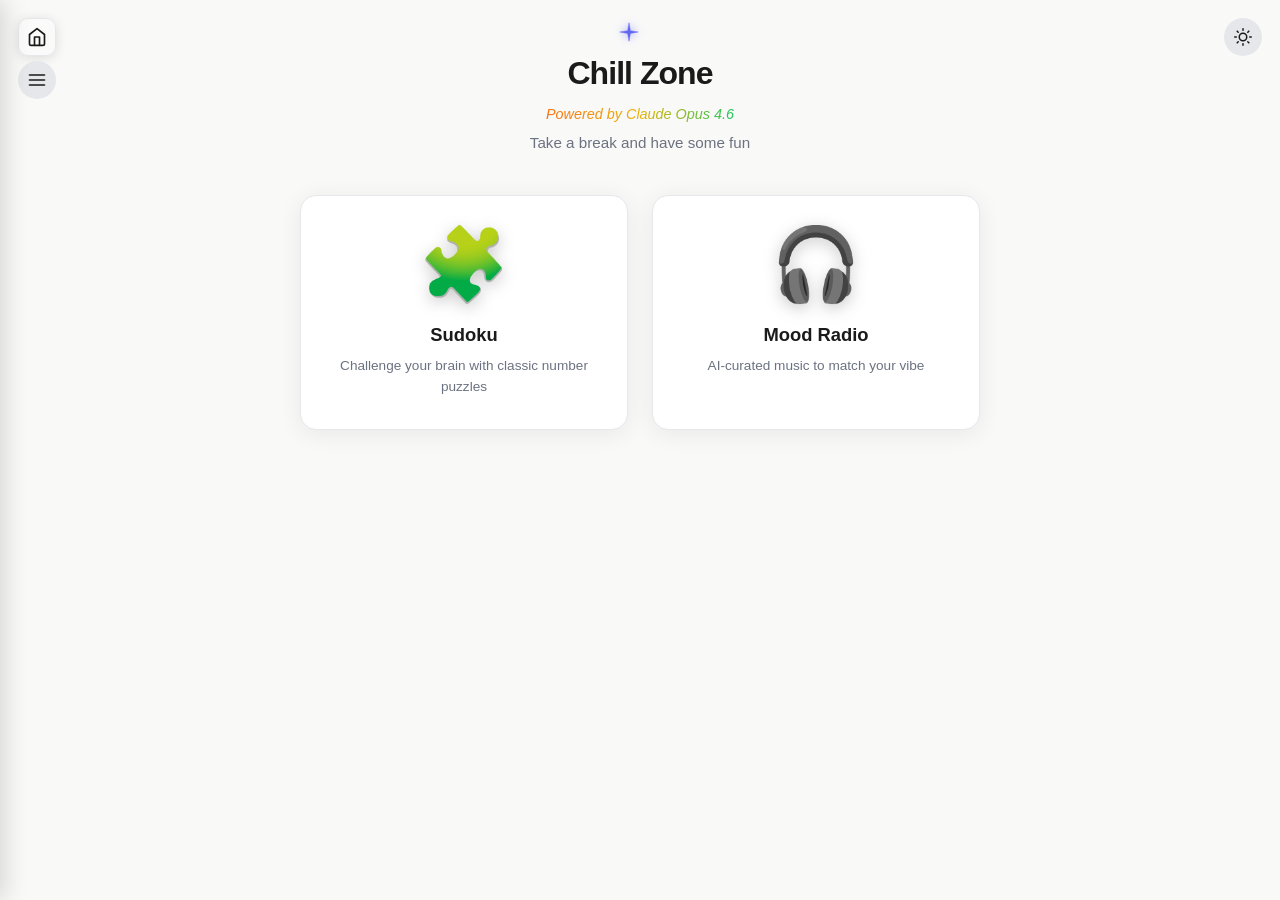
<file: chill-zone.html>
<!DOCTYPE html>
<html lang="en">
<head>
  <meta charset="UTF-8" />
  <meta name="viewport" content="width=device-width, initial-scale=1.0" />
  <title>Chill Zone — Alwin Thomas</title>
  <style>
    *, *::before, *::after { box-sizing: border-box; margin: 0; padding: 0; }

    :root {
      --bg: #f9f9f8;
      --surface: #ffffff;
      --text: #1a1a1a;
      --muted: #6b7280;
      --border: #e5e7eb;
      --accent: #0a66c2;
      --accent-hover: #0854a5;
      --radius: 16px;
      --shadow: 0 4px 24px rgba(0,0,0,0.07);
      --toggle-bg: #e5e7eb;
      --toggle-hover: #d1d5db;
      --drop-bg: #f0f6ff;
      --drop-border: #93c5fd;
      --success: #16a34a;
      --error: #dc2626;
      --tag-bg: #eff6ff;
      --tag-text: #1d4ed8;
    }
    [data-theme="dark"] {
      --bg: #111111;
      --surface: #1c1c1c;
      --text: #f0ede8;
      --muted: #9ca3af;
      --border: #2e2e2e;
      --shadow: 0 4px 24px rgba(0,0,0,0.45);
      --toggle-bg: #2e2e2e;
      --toggle-hover: #3a3a3a;
      --drop-bg: #1a2233;
      --drop-border: #3b82f6;
      --tag-bg: #1e3a5f;
      --tag-text: #93c5fd;
    }

    html { transition: background 0.2s, color 0.2s; overflow-x: hidden; }
    body {
      font-family: -apple-system, BlinkMacSystemFont, "Segoe UI", Roboto, sans-serif;
      background: var(--bg);
      color: var(--text);
      min-height: 100vh;
      display: flex;
      align-items: flex-start;
      justify-content: center;
      padding: 2rem 1rem 4rem;
      line-height: 1.6;
      transition: background 0.2s, color 0.2s;
      overflow-x: hidden;
      width: 100%;
    }

    /* ── Theme toggle ── */
    .theme-toggle {
      position: fixed;
      top: 1.1rem;
      right: 1.1rem;
      width: 38px;
      height: 38px;
      border-radius: 50%;
      border: none;
      background: var(--toggle-bg);
      color: var(--text);
      cursor: pointer;
      display: flex;
      align-items: center;
      justify-content: center;
      transition: background 0.15s, transform 0.1s;
      z-index: 100;
    }
    .theme-toggle:hover { background: var(--toggle-hover); }
    .theme-toggle:active { transform: scale(0.92); }
    .theme-toggle .icon-sun,
    .theme-toggle .icon-moon {
      position: absolute;
      transition: opacity 0.2s, transform 0.2s;
    }
    .theme-toggle .icon-moon { opacity: 0; transform: rotate(-30deg) scale(0.8); }
    [data-theme="dark"] .theme-toggle .icon-sun { opacity: 0; transform: rotate(30deg) scale(0.8); }
    [data-theme="dark"] .theme-toggle .icon-moon { opacity: 1; transform: rotate(0deg) scale(1); }

    /* ── Navigation (hamburger + home) ── */
    .home-btn {
      position: fixed;
      top: 1.1rem;
      left: 1.1rem;
      width: 38px;
      height: 38px;
      border-radius: 10px;
      display: flex;
      align-items: center;
      justify-content: center;
      text-decoration: none;
      color: var(--text);
      background: rgba(255,255,255,0.25);
      border: 1.5px solid var(--border);
      backdrop-filter: blur(10px);
      -webkit-backdrop-filter: blur(10px);
      transition: transform 0.15s, box-shadow 0.15s, background 0.15s;
      z-index: 100;
      box-shadow: 0 2px 12px rgba(0,0,0,0.12);
    }
    [data-theme="dark"] .home-btn {
      background: rgba(30,30,30,0.45);
    }
    .home-btn:hover {
      transform: scale(1.07);
      box-shadow: 0 4px 16px rgba(0,0,0,0.18);
    }

    .hamburger {
      position: fixed;
      top: 3.8rem;
      left: 1.1rem;
      width: 38px;
      height: 38px;
      border-radius: 50%;
      border: none;
      background: var(--toggle-bg);
      color: var(--text);
      cursor: pointer;
      display: flex;
      align-items: center;
      justify-content: center;
      transition: background 0.15s;
      z-index: 200;
    }
    .hamburger:hover { background: var(--toggle-hover); }

    .nav-overlay {
      display: none;
      position: fixed;
      inset: 0;
      background: rgba(0,0,0,0.4);
      z-index: 300;
    }
    .nav-overlay.open { display: block; }

    .nav-drawer {
      position: fixed;
      top: 0; left: 0;
      width: 260px;
      height: 100%;
      background: var(--surface);
      border-right: 1px solid var(--border);
      box-shadow: 4px 0 24px rgba(0,0,0,0.15);
      transform: translateX(-100%);
      transition: transform 0.25s cubic-bezier(0.4,0,0.2,1);
      z-index: 400;
      display: flex;
      flex-direction: column;
      padding: 1.25rem 1rem;
    }
    .nav-drawer.open { transform: translateX(0); }

    .nav-drawer-header {
      display: flex;
      justify-content: space-between;
      align-items: center;
      margin-bottom: 1rem;
    }
    .nav-drawer-title {
      font-size: 0.78rem;
      font-weight: 700;
      text-transform: uppercase;
      letter-spacing: 0.08em;
      color: var(--muted);
    }
    .nav-close {
      width: 32px;
      height: 32px;
      border-radius: 8px;
      border: none;
      background: transparent;
      color: var(--text);
      cursor: pointer;
      display: flex;
      align-items: center;
      justify-content: center;
      transition: background 0.15s;
    }
    .nav-close:hover { background: var(--toggle-bg); }

    .nav-list {
      list-style: none;
      display: flex;
      flex-direction: column;
      gap: 0.25rem;
    }
    .nav-item {
      display: flex;
      align-items: center;
      gap: 0.5rem;
      padding: 0.6rem 0.75rem;
      border-radius: 8px;
      text-decoration: none;
      font-size: 0.92rem;
      font-weight: 500;
      color: var(--text);
      transition: background 0.15s, color 0.15s;
    }
    .nav-item:hover {
      background: var(--toggle-bg);
      color: var(--accent);
    }

    /* ── Rainbow text ── */
    @keyframes rainbowShift {
      0%   { background-position: 0% 50%; }
      50%  { background-position: 100% 50%; }
      100% { background-position: 0% 50%; }
    }
    .rainbow-text {
      background: linear-gradient(90deg, #f97316, #eab308, #22c55e, #3b82f6, #a855f7, #ec4899, #f97316);
      background-size: 300% 100%;
      -webkit-background-clip: text;
      background-clip: text;
      -webkit-text-fill-color: transparent;
      color: transparent;
      animation: rainbowShift 4s ease infinite;
      font-weight: 500;
    }

    /* ── Page content ── */
    .page-wrap {
      max-width: 680px;
      width: 100%;
      margin-top: 1rem;
      text-align: center;
    }

    .page-title {
      font-size: 2rem;
      font-weight: 800;
      letter-spacing: -0.03em;
      margin-bottom: 0.25rem;
    }
    .page-powered {
      font-style: italic;
      font-size: 0.9rem;
      margin-top: 0.25rem;
    }
    .page-subtitle {
      font-size: 0.95rem;
      color: var(--muted);
      margin-top: 0.3rem;
      margin-bottom: 2.5rem;
    }

    /* ── Skill grid ── */
    .skill-grid {
      display: grid;
      grid-template-columns: 1fr 1fr;
      gap: 1.5rem;
    }

    .skill-card {
      background: var(--surface);
      border-radius: var(--radius);
      box-shadow: var(--shadow);
      padding: 2rem 1.5rem;
      text-decoration: none;
      color: var(--text);
      display: flex;
      flex-direction: column;
      align-items: center;
      text-align: center;
      transition: transform 0.2s, box-shadow 0.3s;
      border: 1.5px solid var(--border);
    }
    .skill-card:hover {
      transform: translateY(-4px);
      box-shadow: 0 8px 32px rgba(99,102,241,0.25);
    }
    [data-theme="dark"] .skill-card:hover {
      box-shadow: 0 8px 32px rgba(129,140,248,0.3);
    }

    .skill-icon {
      font-size: 4.5rem;
      line-height: 1;
      margin-bottom: 1.25rem;
      transition: transform 0.3s ease;
      filter: drop-shadow(0 4px 8px rgba(0,0,0,0.2));
    }
    .skill-card:hover .skill-icon {
      animation: iconBounce 0.5s ease;
    }
    @keyframes iconBounce {
      0%, 100% { transform: translateY(0) rotate(0deg); }
      25% { transform: translateY(-6px) rotate(-3deg); }
      50% { transform: translateY(-2px) rotate(2deg); }
      75% { transform: translateY(-4px) rotate(-1deg); }
    }

    .skill-name {
      font-size: 1.15rem;
      font-weight: 700;
      margin-bottom: 0.4rem;
    }
    .skill-desc {
      font-size: 0.85rem;
      color: var(--muted);
      line-height: 1.5;
    }

    /* ── Responsive ── */
    @media (max-width: 600px) {
      .skill-grid {
        grid-template-columns: 1fr;
      }
      .page-title { font-size: 1.5rem; }
    }

    /* ── Star cursor + particle trail ── */
    * { cursor: none !important; }
    #star-cursor {
      position: fixed; width: 22px; height: 22px;
      pointer-events: none; z-index: 99999;
      transform: translate(-50%, -50%); will-change: left, top;
    }
    #star-cursor svg { width: 100%; height: 100%; filter: drop-shadow(0 0 4px rgba(99,102,241,0.6)); }
    [data-theme="dark"] #star-cursor svg { filter: drop-shadow(0 0 5px rgba(129,140,248,0.9)); }
    @keyframes starSpin { to { transform: translate(-50%, -50%) rotate(360deg); } }
    #star-cursor.spinning { animation: starSpin 0.6s linear infinite; }
    .trail-particle {
      position: fixed; border-radius: 50%; pointer-events: none; z-index: 9998;
      animation: trailFade 0.5s ease-out forwards;
    }
    @keyframes trailFade {
      0%   { opacity: 0.85; transform: translate(-50%, -50%) scale(1); }
      100% { opacity: 0;    transform: translate(-50%, calc(-50% - 18px)) scale(0.2); }
    }
  </style>
</head>
<body>

  <!-- Home button -->
  <a class="home-btn" style="cursor:pointer" onclick="window.location.href='index.html'" aria-label="Go to home">
    <svg xmlns="http://www.w3.org/2000/svg" width="20" height="20" viewBox="0 0 24 24" fill="none"
      stroke="currentColor" stroke-width="2" stroke-linecap="round" stroke-linejoin="round" aria-hidden="true">
      <path d="M3 9l9-7 9 7v11a2 2 0 0 1-2 2H5a2 2 0 0 1-2-2z"/>
      <polyline points="9 22 9 12 15 12 15 22"/>
    </svg>
  </a>

  <!-- Hamburger -->
  <button class="hamburger" id="hamburger" aria-label="Open menu" aria-expanded="false">
    <svg xmlns="http://www.w3.org/2000/svg" width="20" height="20" viewBox="0 0 24 24" fill="none"
      stroke="currentColor" stroke-width="2" stroke-linecap="round" stroke-linejoin="round" aria-hidden="true">
      <line x1="3" y1="6" x2="21" y2="6"/>
      <line x1="3" y1="12" x2="21" y2="12"/>
      <line x1="3" y1="18" x2="21" y2="18"/>
    </svg>
  </button>

  <!-- Nav drawer -->
  <div class="nav-overlay" id="nav-overlay"></div>
  <nav class="nav-drawer" id="nav-drawer" aria-hidden="true">
    <div class="nav-drawer-header">
      <span class="nav-drawer-title">Pages</span>
      <button class="nav-close" id="nav-close" aria-label="Close menu">
        <svg width="18" height="18" viewBox="0 0 24 24" fill="none" stroke="currentColor" stroke-width="2"
          stroke-linecap="round" stroke-linejoin="round"><line x1="18" y1="6" x2="6" y2="18"/>
          <line x1="6" y1="6" x2="18" y2="18"/></svg>
      </button>
    </div>
    <ul class="nav-list">
      <li><a class="nav-item" style="cursor:pointer" onclick="window.location.href='index.html'">
        <svg xmlns="http://www.w3.org/2000/svg" width="16" height="16" viewBox="0 0 24 24" fill="none"
          stroke="currentColor" stroke-width="2" stroke-linecap="round" stroke-linejoin="round" aria-hidden="true">
          <path d="M3 9l9-7 9 7v11a2 2 0 0 1-2 2H5a2 2 0 0 1-2-2z"/>
          <polyline points="9 22 9 12 15 12 15 22"/>
        </svg>
        Home
      </a></li>
      <li><a class="nav-item" style="cursor:pointer" onclick="window.location.href='skill-zone.html'">
        <svg xmlns="http://www.w3.org/2000/svg" width="16" height="16" viewBox="0 0 24 24" fill="none"
          stroke="currentColor" stroke-width="2" stroke-linecap="round" stroke-linejoin="round" aria-hidden="true">
          <polygon points="12 2 15.09 8.26 22 9.27 17 14.14 18.18 21.02 12 17.77 5.82 21.02 7 14.14 2 9.27 8.91 8.26 12 2"/>
        </svg>
        Skill Zone
      </a></li>
      <li><a class="nav-item" style="cursor:pointer" onclick="window.location.href='chill-zone.html'">
        <svg xmlns="http://www.w3.org/2000/svg" width="16" height="16" viewBox="0 0 24 24" fill="none"
          stroke="currentColor" stroke-width="2" stroke-linecap="round" stroke-linejoin="round" aria-hidden="true">
          <path d="M6 12h4m-2-2v4m5-3h.01M17 11h.01"/><rect x="2" y="6" width="20" height="12" rx="2"/>
        </svg>
        Chill Zone
      </a></li>
      <li><a class="nav-item" style="cursor:pointer" onclick="window.location.href='architecture.html'">
        <svg xmlns="http://www.w3.org/2000/svg" width="16" height="16" viewBox="0 0 24 24" fill="none"
          stroke="currentColor" stroke-width="2" stroke-linecap="round" stroke-linejoin="round" aria-hidden="true">
          <rect x="2" y="7" width="20" height="14" rx="2"/><path d="M16 7V4a2 2 0 0 0-2-2h-4a2 2 0 0 0-2 2v3"/>
        </svg>
        Architecture
      </a></li>
    </ul>
  </nav>

  <!-- Theme toggle -->
  <button class="theme-toggle" id="theme-toggle" aria-label="Toggle dark mode">
    <svg class="icon-sun" xmlns="http://www.w3.org/2000/svg" width="18" height="18" viewBox="0 0 24 24" fill="none" stroke="currentColor" stroke-width="2" stroke-linecap="round" stroke-linejoin="round">
      <circle cx="12" cy="12" r="5"/><line x1="12" y1="1" x2="12" y2="3"/><line x1="12" y1="21" x2="12" y2="23"/>
      <line x1="4.22" y1="4.22" x2="5.64" y2="5.64"/><line x1="18.36" y1="18.36" x2="19.78" y2="19.78"/>
      <line x1="1" y1="12" x2="3" y2="12"/><line x1="21" y1="12" x2="23" y2="12"/>
      <line x1="4.22" y1="19.78" x2="5.64" y2="18.36"/><line x1="18.36" y1="5.64" x2="19.78" y2="4.22"/>
    </svg>
    <svg class="icon-moon" xmlns="http://www.w3.org/2000/svg" width="18" height="18" viewBox="0 0 24 24" fill="none" stroke="currentColor" stroke-width="2" stroke-linecap="round" stroke-linejoin="round">
      <path d="M21 12.79A9 9 0 1 1 11.21 3 7 7 0 0 0 21 12.79z"/>
    </svg>
  </button>

  <div class="page-wrap">
    <h1 class="page-title">Chill Zone</h1>
    <p class="page-powered"><span class="rainbow-text">Powered by Claude Opus 4.6</span></p>
    <p class="page-subtitle">Take a break and have some fun</p>

    <div class="skill-grid">
      <!-- Sudoku -->
      <a class="skill-card" style="cursor:pointer" onclick="window.location.href='sudoku.html'">
        <span class="skill-icon">🧩</span>
        <span class="skill-name">Sudoku</span>
        <span class="skill-desc">Challenge your brain with classic number puzzles</span>
      </a>

      <!-- Mood Radio -->
      <a class="skill-card" style="cursor:pointer" onclick="window.location.href='music.html'">
        <span class="skill-icon">🎧</span>
        <span class="skill-name">Mood Radio</span>
        <span class="skill-desc">AI-curated music to match your vibe</span>
      </a>
    </div>
  </div>

  <script>
    // ── Navigation ─────────────────────────────────────────────────
    const hamburgerBtn = document.getElementById('hamburger');
    const navDrawer    = document.getElementById('nav-drawer');
    const navOverlay   = document.getElementById('nav-overlay');
    const navClose     = document.getElementById('nav-close');

    function openNav() { navDrawer.classList.add('open'); navOverlay.classList.add('open'); hamburgerBtn.setAttribute('aria-expanded','true'); navDrawer.setAttribute('aria-hidden','false'); }
    function closeNav() { navDrawer.classList.remove('open'); navOverlay.classList.remove('open'); hamburgerBtn.setAttribute('aria-expanded','false'); navDrawer.setAttribute('aria-hidden','true'); }
    hamburgerBtn.addEventListener('click', openNav);
    navClose.addEventListener('click', closeNav);
    navOverlay.addEventListener('click', closeNav);

    // ── Theme ──────────────────────────────────────────────────────
    const root = document.documentElement;
    const toggleBtn = document.getElementById('theme-toggle');
    const saved = localStorage.getItem('theme');
    if (saved) root.setAttribute('data-theme', saved);
    else if (window.matchMedia('(prefers-color-scheme: dark)').matches) root.setAttribute('data-theme', 'dark');
    toggleBtn.addEventListener('click', () => {
      const next = root.getAttribute('data-theme') === 'dark' ? 'light' : 'dark';
      root.setAttribute('data-theme', next);
      localStorage.setItem('theme', next);
    });

    // ── Star cursor + Particle trail ──────────────────────────
    if (window.matchMedia('(hover: hover) and (pointer: fine)').matches) {
      const darkColors  = ['#818cf8','#38bdf8','#34d399','#f472b6','#fb923c'];
      const lightColors = ['#6366f1','#0ea5e9','#10b981','#ec4899','#f97316'];
      const star = document.createElement('div');
      star.id = 'star-cursor';
      star.innerHTML = `<svg viewBox="0 0 24 24" fill="none" xmlns="http://www.w3.org/2000/svg">
        <path d="M12 2 L13.5 10.5 L22 12 L13.5 13.5 L12 22 L10.5 13.5 L2 12 L10.5 10.5 Z"
          fill="#6366f1" stroke="#6366f1" stroke-width="0.5" stroke-linejoin="round"/></svg>`;
      document.body.appendChild(star);
      let spinTimer = null;
      document.addEventListener('mousemove', (e) => {
        star.style.left = e.clientX + 'px';
        star.style.top  = e.clientY + 'px';
        star.classList.add('spinning');
        clearTimeout(spinTimer);
        spinTimer = setTimeout(() => star.classList.remove('spinning'), 150);
      });
      document.addEventListener('mouseleave', () => star.style.opacity = '0');
      document.addEventListener('mouseenter', () => star.style.opacity = '1');
      let lastX = -999, lastY = -999;
      document.addEventListener('mousemove', (e) => {
        const dx = e.clientX - lastX, dy = e.clientY - lastY;
        if (Math.sqrt(dx*dx + dy*dy) < 12) return;
        lastX = e.clientX; lastY = e.clientY;
        const isDark = root.getAttribute('data-theme') === 'dark';
        const colors = isDark ? darkColors : lightColors;
        const dot = document.createElement('div');
        dot.className = 'trail-particle';
        const size = Math.random() * 6 + 4;
        dot.style.cssText = `width:${size}px;height:${size}px;background:${colors[Math.floor(Math.random()*colors.length)]};left:${e.clientX}px;top:${e.clientY}px;opacity:${isDark?0.85:0.7}`;
        document.body.appendChild(dot);
        dot.addEventListener('animationend', () => dot.remove());
      });
    }
  </script>
  <script src="cursor-halo.js"></script>
</body>
</html>
</file>
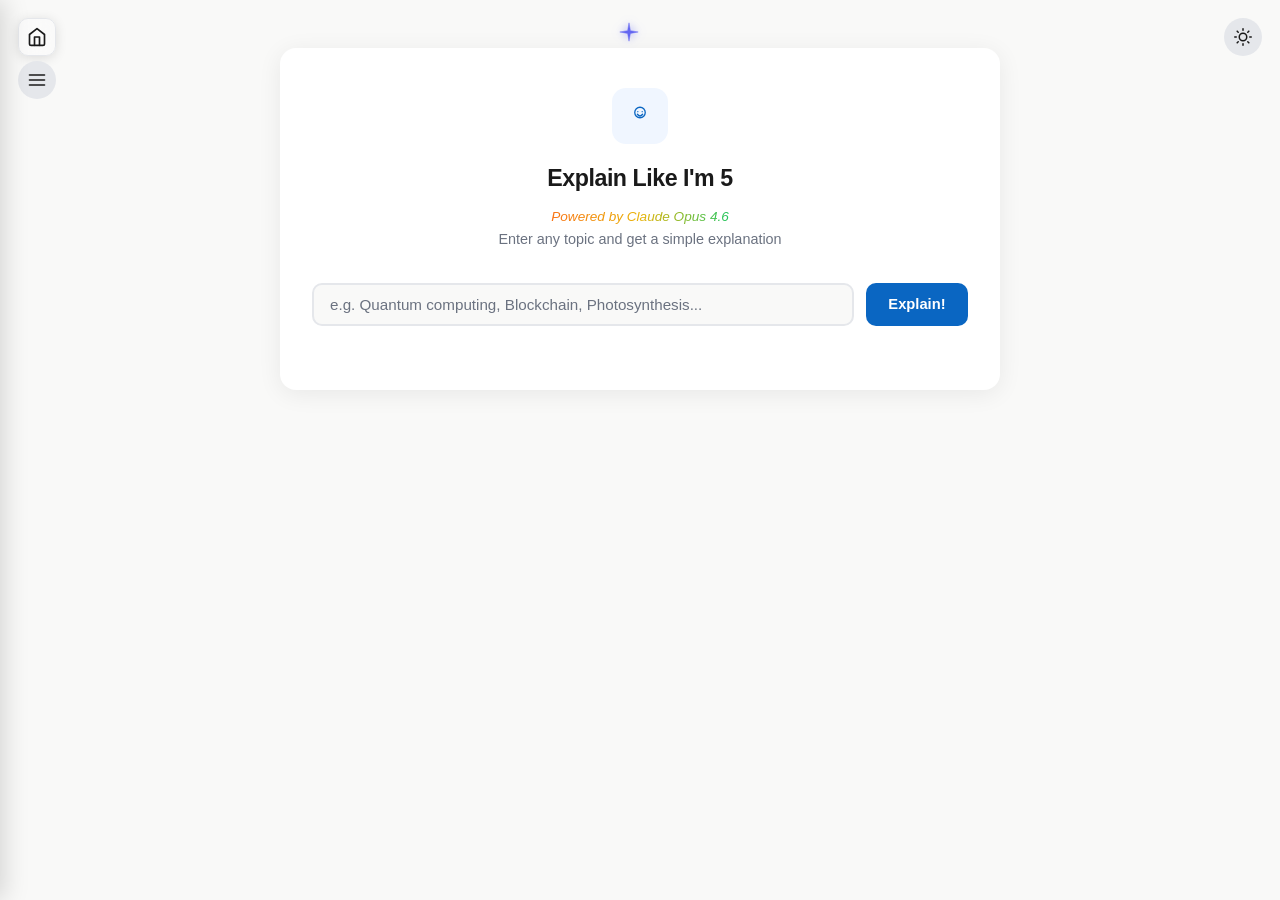
<file: eli5.html>
<!DOCTYPE html>
<html lang="en">
<head>
  <meta charset="UTF-8" />
  <meta name="viewport" content="width=device-width, initial-scale=1.0" />
  <title>Explain Like I'm 5 — Alwin Thomas</title>
  <style>
    *, *::before, *::after { box-sizing: border-box; margin: 0; padding: 0; }

    :root {
      --bg: #f9f9f8;
      --surface: #ffffff;
      --text: #1a1a1a;
      --muted: #6b7280;
      --border: #e5e7eb;
      --accent: #0a66c2;
      --accent-hover: #0854a5;
      --radius: 16px;
      --shadow: 0 4px 24px rgba(0,0,0,0.07);
      --toggle-bg: #e5e7eb;
      --toggle-hover: #d1d5db;
      --drop-bg: #f0f6ff;
      --drop-border: #93c5fd;
      --success: #16a34a;
      --error: #dc2626;
      --tag-bg: #eff6ff;
      --tag-text: #1d4ed8;
    }
    [data-theme="dark"] {
      --bg: #111111;
      --surface: #1c1c1c;
      --text: #f0ede8;
      --muted: #9ca3af;
      --border: #2e2e2e;
      --shadow: 0 4px 24px rgba(0,0,0,0.45);
      --toggle-bg: #2e2e2e;
      --toggle-hover: #3a3a3a;
      --drop-bg: #1a2233;
      --drop-border: #3b82f6;
      --tag-bg: #1e3a5f;
      --tag-text: #93c5fd;
    }

    html { transition: background 0.2s, color 0.2s; overflow-x: hidden; }
    body {
      font-family: -apple-system, BlinkMacSystemFont, "Segoe UI", Roboto, sans-serif;
      background: var(--bg);
      color: var(--text);
      min-height: 100vh;
      display: flex;
      align-items: flex-start;
      justify-content: center;
      padding: 2rem 1rem 4rem;
      line-height: 1.6;
      transition: background 0.2s, color 0.2s;
      overflow-x: hidden;
      width: 100%;
    }

    /* ── Theme toggle ── */
    .theme-toggle {
      position: fixed; top: 1.1rem; right: 1.1rem;
      width: 38px; height: 38px; border-radius: 50%; border: none;
      background: var(--toggle-bg); color: var(--text); cursor: pointer;
      display: flex; align-items: center; justify-content: center;
      transition: background 0.15s, transform 0.1s; z-index: 100;
    }
    .theme-toggle:hover { background: var(--toggle-hover); }
    .theme-toggle:active { transform: scale(0.92); }
    .theme-toggle .icon-sun, .theme-toggle .icon-moon {
      position: absolute; transition: opacity 0.2s, transform 0.2s;
    }
    .theme-toggle .icon-moon { opacity: 0; transform: rotate(-30deg) scale(0.8); }
    [data-theme="dark"] .theme-toggle .icon-sun { opacity: 0; transform: rotate(30deg) scale(0.8); }
    [data-theme="dark"] .theme-toggle .icon-moon { opacity: 1; transform: rotate(0deg) scale(1); }

    /* ── Navigation ── */
    .home-btn {
      position: fixed; top: 1.1rem; left: 1.1rem;
      width: 38px; height: 38px; border-radius: 10px;
      display: flex; align-items: center; justify-content: center;
      text-decoration: none; color: var(--text);
      background: rgba(255,255,255,0.25); border: 1.5px solid var(--border);
      backdrop-filter: blur(10px); -webkit-backdrop-filter: blur(10px);
      transition: transform 0.15s, box-shadow 0.15s, background 0.15s;
      z-index: 100; box-shadow: 0 2px 12px rgba(0,0,0,0.12);
    }
    [data-theme="dark"] .home-btn { background: rgba(30,30,30,0.45); }
    .home-btn:hover { transform: scale(1.07); box-shadow: 0 4px 16px rgba(0,0,0,0.18); }

    .hamburger {
      position: fixed; top: 3.8rem; left: 1.1rem;
      width: 38px; height: 38px; border-radius: 50%; border: none;
      background: var(--toggle-bg); color: var(--text); cursor: pointer;
      display: flex; align-items: center; justify-content: center;
      transition: background 0.15s; z-index: 200;
    }
    .hamburger:hover { background: var(--toggle-hover); }

    .nav-overlay { display: none; position: fixed; inset: 0; background: rgba(0,0,0,0.4); z-index: 300; }
    .nav-overlay.open { display: block; }
    .nav-drawer {
      position: fixed; top: 0; left: 0; width: 260px; height: 100%;
      background: var(--surface); border-right: 1px solid var(--border);
      box-shadow: 4px 0 24px rgba(0,0,0,0.15);
      transform: translateX(-100%); transition: transform 0.25s cubic-bezier(0.4,0,0.2,1);
      z-index: 400; display: flex; flex-direction: column; padding: 1.25rem 1rem;
    }
    .nav-drawer.open { transform: translateX(0); }
    .nav-drawer-header { display: flex; justify-content: space-between; align-items: center; margin-bottom: 1rem; }
    .nav-drawer-title { font-size: 0.78rem; font-weight: 700; text-transform: uppercase; letter-spacing: 0.08em; color: var(--muted); }
    .nav-close {
      width: 32px; height: 32px; border-radius: 8px; border: none;
      background: transparent; color: var(--text); cursor: pointer;
      display: flex; align-items: center; justify-content: center; transition: background 0.15s;
    }
    .nav-close:hover { background: var(--toggle-bg); }
    .nav-list { list-style: none; display: flex; flex-direction: column; gap: 0.25rem; }
    .nav-item {
      display: flex; align-items: center; gap: 0.5rem;
      padding: 0.6rem 0.75rem; border-radius: 8px; text-decoration: none;
      font-size: 0.92rem; font-weight: 500; color: var(--text);
      transition: background 0.15s, color 0.15s;
    }
    .nav-item:hover { background: var(--toggle-bg); color: var(--accent); }

    /* ── Rainbow text ── */
    @keyframes rainbowShift {
      0%   { background-position: 0% 50%; }
      50%  { background-position: 100% 50%; }
      100% { background-position: 0% 50%; }
    }
    .rainbow-text {
      background: linear-gradient(90deg, #f97316, #eab308, #22c55e, #3b82f6, #a855f7, #ec4899, #f97316);
      background-size: 300% 100%;
      -webkit-background-clip: text; background-clip: text;
      -webkit-text-fill-color: transparent; color: transparent;
      animation: rainbowShift 4s ease infinite; font-weight: 500;
    }

    /* ── Card ── */
    .card {
      background: var(--surface); border-radius: var(--radius);
      box-shadow: var(--shadow); padding: 2.5rem 2rem;
      max-width: 720px; width: 100%; margin-top: 1rem;
    }
    .card-header {
      display: flex; flex-direction: column; align-items: center;
      text-align: center; margin-bottom: 2rem;
    }
    .icon-wrap {
      width: 56px; height: 56px; background: var(--drop-bg);
      border-radius: 14px; display: flex; align-items: center;
      justify-content: center; margin-bottom: 1rem;
    }
    .icon-wrap svg { color: var(--accent); }
    h1 { font-size: 1.45rem; font-weight: 700; letter-spacing: -0.02em; margin-bottom: 0.3rem; }
    .subtitle { font-size: 0.9rem; color: var(--muted); }

    /* ── Input section ── */
    .input-section {
      display: flex; gap: 0.75rem; margin-bottom: 1.5rem;
    }
    .topic-input {
      flex: 1; padding: 0.7rem 1rem;
      border: 2px solid var(--border); border-radius: 10px;
      background: var(--bg); color: var(--text);
      font-size: 0.95rem; font-family: inherit; outline: none;
      transition: border-color 0.2s;
    }
    .topic-input:focus { border-color: var(--accent); }
    .topic-input::placeholder { color: var(--muted); }
    .explain-btn {
      padding: 0.7rem 1.4rem; border: none; border-radius: 10px;
      background: var(--accent); color: #fff;
      font-size: 0.92rem; font-weight: 600; cursor: pointer;
      transition: background 0.15s, transform 0.1s;
      white-space: nowrap;
    }
    .explain-btn:hover { background: var(--accent-hover); }
    .explain-btn:active { transform: scale(0.97); }
    .explain-btn:disabled { opacity: 0.6; cursor: not-allowed; }

    /* ── Spinner ── */
    .spinner {
      width: 18px; height: 18px;
      border: 2.5px solid rgba(255,255,255,0.35); border-top-color: #fff;
      border-radius: 50%; animation: spin 0.7s linear infinite; flex-shrink: 0;
      display: inline-block; vertical-align: middle;
    }
    @keyframes spin { to { transform: rotate(360deg); } }

    /* ── Loading ── */
    .loading-section {
      text-align: center; padding: 2rem 0; display: none;
    }
    .loading-section.visible { display: block; }
    .loading-spinner {
      width: 32px; height: 32px;
      border: 3px solid var(--border); border-top-color: var(--accent);
      border-radius: 50%; animation: spin 0.7s linear infinite;
      margin: 0 auto 1rem;
    }

    /* ── Results ── */
    @keyframes fadeIn { from { opacity: 0; transform: translateY(6px); } to { opacity: 1; transform: none; } }

    .results-section { display: none; animation: fadeIn 0.3s ease; }
    .results-section.visible { display: block; }

    .divider { width: 100%; height: 1px; background: var(--border); margin: 1.5rem 0 1.25rem; }

    .results-label {
      font-size: 0.78rem; font-weight: 700; text-transform: uppercase;
      letter-spacing: 0.08em; color: var(--muted); margin-bottom: 0.75rem;
      display: flex; align-items: center; gap: 0.5rem;
    }
    .results-label::after { content: ''; flex: 1; height: 1px; background: var(--border); }

    .results-grid {
      display: grid; grid-template-columns: 1fr; gap: 1rem;
    }

    .result-box {
      background: var(--bg); border: 1.5px solid var(--border);
      border-radius: 10px; padding: 1rem 1.1rem;
    }
    .result-box-title {
      font-size: 0.82rem; font-weight: 700; text-transform: uppercase;
      letter-spacing: 0.06em; color: var(--accent); margin-bottom: 0.5rem;
    }
    .result-box-content {
      font-size: 0.925rem; color: var(--text); line-height: 1.75;
      white-space: pre-wrap;
    }
    .result-box-content ul {
      margin: 0.5rem 0; padding-left: 1.25rem;
    }
    .result-box-content li {
      margin-bottom: 0.3rem;
    }

    .result-error {
      font-size: 0.9rem; color: var(--error);
      background: #fef2f2; border: 1.5px solid #fecaca;
      border-radius: 10px; padding: 0.85rem 1rem;
    }
    [data-theme="dark"] .result-error { background: #2d1515; border-color: #7f1d1d; }

    /* ── Chat section ── */
    .chat-section { display: none; margin-top: 1.5rem; animation: fadeIn 0.3s ease; }
    .chat-section.visible { display: block; }

    .chat-messages {
      max-height: 400px; overflow-y: auto;
      display: flex; flex-direction: column; gap: 0.6rem; padding: 0.5rem 0;
    }
    .chat-bubble {
      max-width: 85%; padding: 0.65rem 0.9rem;
      border-radius: 12px; font-size: 0.88rem;
      line-height: 1.6; word-wrap: break-word; white-space: pre-wrap;
    }
    .chat-bubble.user {
      align-self: flex-end; background: var(--accent);
      color: #fff; border-bottom-right-radius: 4px;
    }
    .chat-bubble.assistant {
      align-self: flex-start; background: var(--bg);
      color: var(--text); border: 1.5px solid var(--border);
      border-bottom-left-radius: 4px;
    }
    .chat-bubble.typing {
      align-self: flex-start; background: var(--bg);
      border: 1.5px solid var(--border); color: var(--muted); font-style: italic;
    }

    .chat-input-row { display: flex; gap: 0.5rem; margin-top: 0.75rem; align-items: flex-end; }
    .chat-input {
      flex: 1; padding: 0.6rem 0.85rem;
      border: 1.5px solid var(--border); border-radius: 10px;
      background: var(--bg); color: var(--text);
      font-size: 0.88rem; font-family: inherit;
      resize: none; outline: none; transition: border-color 0.15s;
      min-height: 40px; max-height: 80px;
    }
    .chat-input:focus { border-color: var(--accent); }
    .chat-input:disabled { opacity: 0.5; cursor: not-allowed; }

    .chat-send-btn {
      padding: 0.6rem 1rem; border: none; border-radius: 10px;
      background: var(--accent); color: #fff;
      font-size: 0.88rem; font-weight: 600; font-family: inherit;
      cursor: pointer; transition: background 0.15s, opacity 0.15s; white-space: nowrap;
    }
    .chat-send-btn:hover:not(:disabled) { background: var(--accent-hover); }
    .chat-send-btn:disabled { opacity: 0.45; cursor: not-allowed; }

    .chat-counter {
      text-align: center; font-size: 0.72rem;
      color: var(--muted); margin-top: 0.5rem;
    }

    .try-new-btn {
      display: none; align-items: center; justify-content: center;
      gap: 0.5rem; width: 100%; padding: 0.75rem; margin-top: 1rem;
      border: 2px solid var(--accent); border-radius: 10px;
      background: transparent; color: var(--accent);
      font-size: 0.95rem; font-weight: 600; font-family: inherit;
      cursor: pointer; transition: background 0.15s, color 0.15s;
    }
    .try-new-btn.visible { display: flex; }
    .try-new-btn:hover { background: var(--accent); color: #fff; }

    /* ── Responsive ── */
    @media (max-width: 600px) {
      .card { padding: 1.75rem 1rem; }
      h1 { font-size: 1.25rem; }
      .results-grid { grid-template-columns: 1fr; }
      .input-section { flex-direction: column; }
    }

    /* ── Star cursor + particle trail ── */
    * { cursor: none !important; }
    #star-cursor {
      position: fixed; width: 22px; height: 22px;
      pointer-events: none; z-index: 99999;
      transform: translate(-50%, -50%); will-change: left, top;
    }
    #star-cursor svg { width: 100%; height: 100%; filter: drop-shadow(0 0 4px rgba(99,102,241,0.6)); }
    [data-theme="dark"] #star-cursor svg { filter: drop-shadow(0 0 5px rgba(129,140,248,0.9)); }
    @keyframes starSpin { to { transform: translate(-50%, -50%) rotate(360deg); } }
    #star-cursor.spinning { animation: starSpin 0.6s linear infinite; }
    .trail-particle {
      position: fixed; border-radius: 50%; pointer-events: none; z-index: 9998;
      animation: trailFade 0.5s ease-out forwards;
    }
    @keyframes trailFade {
      0%   { opacity: 0.85; transform: translate(-50%, -50%) scale(1); }
      100% { opacity: 0;    transform: translate(-50%, calc(-50% - 18px)) scale(0.2); }
    }
  </style>
</head>
<body>

  <!-- Home button -->
  <a class="home-btn" style="cursor:pointer" onclick="window.location.href='index.html'" aria-label="Go to home">
    <svg xmlns="http://www.w3.org/2000/svg" width="20" height="20" viewBox="0 0 24 24" fill="none"
      stroke="currentColor" stroke-width="2" stroke-linecap="round" stroke-linejoin="round" aria-hidden="true">
      <path d="M3 9l9-7 9 7v11a2 2 0 0 1-2 2H5a2 2 0 0 1-2-2z"/>
      <polyline points="9 22 9 12 15 12 15 22"/>
    </svg>
  </a>

  <!-- Hamburger -->
  <button class="hamburger" id="hamburger" aria-label="Open menu" aria-expanded="false">
    <svg xmlns="http://www.w3.org/2000/svg" width="20" height="20" viewBox="0 0 24 24" fill="none"
      stroke="currentColor" stroke-width="2" stroke-linecap="round" stroke-linejoin="round" aria-hidden="true">
      <line x1="3" y1="6" x2="21" y2="6"/>
      <line x1="3" y1="12" x2="21" y2="12"/>
      <line x1="3" y1="18" x2="21" y2="18"/>
    </svg>
  </button>

  <!-- Nav drawer -->
  <div class="nav-overlay" id="nav-overlay"></div>
  <nav class="nav-drawer" id="nav-drawer" aria-hidden="true">
    <div class="nav-drawer-header">
      <span class="nav-drawer-title">Pages</span>
      <button class="nav-close" id="nav-close" aria-label="Close menu">
        <svg width="18" height="18" viewBox="0 0 24 24" fill="none" stroke="currentColor" stroke-width="2"
          stroke-linecap="round" stroke-linejoin="round"><line x1="18" y1="6" x2="6" y2="18"/>
          <line x1="6" y1="6" x2="18" y2="18"/></svg>
      </button>
    </div>
    <ul class="nav-list">
      <li><a class="nav-item" style="cursor:pointer" onclick="window.location.href='index.html'">
        <svg xmlns="http://www.w3.org/2000/svg" width="16" height="16" viewBox="0 0 24 24" fill="none" stroke="currentColor" stroke-width="2" stroke-linecap="round" stroke-linejoin="round" aria-hidden="true"><path d="M3 9l9-7 9 7v11a2 2 0 0 1-2 2H5a2 2 0 0 1-2-2z"/><polyline points="9 22 9 12 15 12 15 22"/></svg>
        Home
      </a></li>
      <li><a class="nav-item" style="cursor:pointer" onclick="window.location.href='skill-zone.html'">
        <svg xmlns="http://www.w3.org/2000/svg" width="16" height="16" viewBox="0 0 24 24" fill="none" stroke="currentColor" stroke-width="2" stroke-linecap="round" stroke-linejoin="round" aria-hidden="true"><polygon points="12 2 15.09 8.26 22 9.27 17 14.14 18.18 21.02 12 17.77 5.82 21.02 7 14.14 2 9.27 8.91 8.26 12 2"/></svg>
        Skill Zone
      </a></li>
      <li><a class="nav-item" style="cursor:pointer" onclick="window.location.href='chill-zone.html'">
        <svg xmlns="http://www.w3.org/2000/svg" width="16" height="16" viewBox="0 0 24 24" fill="none" stroke="currentColor" stroke-width="2" stroke-linecap="round" stroke-linejoin="round" aria-hidden="true"><path d="M6 12h4m-2-2v4m5-3h.01M17 11h.01"/><rect x="2" y="6" width="20" height="12" rx="2"/></svg>
        Chill Zone
      </a></li>
      <li><a class="nav-item" style="cursor:pointer" onclick="window.location.href='architecture.html'">
        <svg xmlns="http://www.w3.org/2000/svg" width="16" height="16" viewBox="0 0 24 24" fill="none" stroke="currentColor" stroke-width="2" stroke-linecap="round" stroke-linejoin="round" aria-hidden="true"><rect x="2" y="7" width="20" height="14" rx="2"/><path d="M16 7V4a2 2 0 0 0-2-2h-4a2 2 0 0 0-2 2v3"/></svg>
        Architecture
      </a></li>
    </ul>
  </nav>

  <!-- Theme toggle -->
  <button class="theme-toggle" id="theme-toggle" aria-label="Toggle dark mode">
    <svg class="icon-sun" xmlns="http://www.w3.org/2000/svg" width="18" height="18" viewBox="0 0 24 24" fill="none" stroke="currentColor" stroke-width="2" stroke-linecap="round" stroke-linejoin="round">
      <circle cx="12" cy="12" r="5"/><line x1="12" y1="1" x2="12" y2="3"/><line x1="12" y1="21" x2="12" y2="23"/>
      <line x1="4.22" y1="4.22" x2="5.64" y2="5.64"/><line x1="18.36" y1="18.36" x2="19.78" y2="19.78"/>
      <line x1="1" y1="12" x2="3" y2="12"/><line x1="21" y1="12" x2="23" y2="12"/>
      <line x1="4.22" y1="19.78" x2="5.64" y2="18.36"/><line x1="18.36" y1="5.64" x2="19.78" y2="4.22"/>
    </svg>
    <svg class="icon-moon" xmlns="http://www.w3.org/2000/svg" width="18" height="18" viewBox="0 0 24 24" fill="none" stroke="currentColor" stroke-width="2" stroke-linecap="round" stroke-linejoin="round">
      <path d="M21 12.79A9 9 0 1 1 11.21 3 7 7 0 0 0 21 12.79z"/>
    </svg>
  </button>

  <main class="card">
    <!-- Header -->
    <div class="card-header">
      <div class="icon-wrap">
        <svg width="28" height="28" viewBox="0 0 64 64" fill="none" stroke="currentColor" stroke-width="3" stroke-linecap="round">
          <circle cx="32" cy="24" r="12"/>
          <circle cx="27" cy="22" r="1.5" fill="currentColor" stroke="none"/>
          <circle cx="37" cy="22" r="1.5" fill="currentColor" stroke="none"/>
          <path d="M26 28c0 0 3 4 6 4s6-4 6-4"/>
        </svg>
      </div>
      <h1>Explain Like I'm 5</h1>
      <p style="font-style:italic; font-size:0.85rem; margin-top:0.25rem;"><span class="rainbow-text">Powered by Claude Opus 4.6</span></p>
      <p class="subtitle">Enter any topic and get a simple explanation</p>
    </div>

    <!-- Input -->
    <div class="input-section">
      <input type="text" class="topic-input" id="topic-input" placeholder="e.g. Quantum computing, Blockchain, Photosynthesis..." autocomplete="off" />
      <button class="explain-btn" id="explain-btn">Explain!</button>
    </div>

    <!-- Loading -->
    <div class="loading-section" id="loading-section">
      <div class="loading-spinner"></div>
      <p style="font-size:0.95rem; font-weight:500;">Explaining...</p>
      <p style="font-size:0.8rem; color:var(--muted); margin-top:0.25rem;">Making it simple enough for a 5-year-old</p>
    </div>

    <!-- Results -->
    <div class="results-section" id="results-section">
      <div class="divider"></div>
      <p class="results-label">Explanation</p>
      <div class="results-grid" id="results-grid">
        <div class="result-box">
          <div class="result-box-title">Simple Explanation</div>
          <div class="result-box-content" id="simple-result"></div>
        </div>
      </div>
    </div>

    <!-- Chat follow-up -->
    <div class="chat-section" id="chat-section">
      <div class="divider"></div>
      <p class="results-label">Follow-up Questions</p>
      <div class="chat-messages" id="chat-messages"></div>
      <div class="chat-input-row" id="chat-input-row">
        <input type="text" class="chat-input" id="chat-input" placeholder="Ask a follow-up question..." autocomplete="off" />
        <button class="chat-send-btn" id="chat-send-btn">Send</button>
      </div>
      <p class="chat-counter" id="chat-counter"></p>
    </div>

    <!-- Try new topic button -->
    <button class="try-new-btn" id="try-new-btn">
      <svg width="17" height="17" viewBox="0 0 24 24" fill="none" stroke="currentColor" stroke-width="2" stroke-linecap="round" stroke-linejoin="round">
        <polyline points="23 4 23 10 17 10"/><path d="M20.49 15a9 9 0 1 1-2.12-9.36L23 10"/>
      </svg>
      Try New Topic
    </button>
  </main>

  <script>
    // ── API base ────────────────────────────────────────────────
    const API_BASE = window.location.hostname === 'localhost' || window.location.hostname === '127.0.0.1'
      ? 'http://localhost:8788'
      : 'https://claudecodeproject.onrender.com';

    // ── Navigation ─────────────────────────────────────────────────
    const hamburgerBtn = document.getElementById('hamburger');
    const navDrawer    = document.getElementById('nav-drawer');
    const navOverlay   = document.getElementById('nav-overlay');
    const navClose     = document.getElementById('nav-close');

    function openNav() { navDrawer.classList.add('open'); navOverlay.classList.add('open'); hamburgerBtn.setAttribute('aria-expanded','true'); navDrawer.setAttribute('aria-hidden','false'); }
    function closeNav() { navDrawer.classList.remove('open'); navOverlay.classList.remove('open'); hamburgerBtn.setAttribute('aria-expanded','false'); navDrawer.setAttribute('aria-hidden','true'); }
    hamburgerBtn.addEventListener('click', openNav);
    navClose.addEventListener('click', closeNav);
    navOverlay.addEventListener('click', closeNav);

    // ── Theme ──────────────────────────────────────────────────────
    const root = document.documentElement;
    const toggleBtn = document.getElementById('theme-toggle');
    const saved = localStorage.getItem('theme');
    if (saved) root.setAttribute('data-theme', saved);
    else if (window.matchMedia('(prefers-color-scheme: dark)').matches) root.setAttribute('data-theme', 'dark');
    toggleBtn.addEventListener('click', () => {
      const next = root.getAttribute('data-theme') === 'dark' ? 'light' : 'dark';
      root.setAttribute('data-theme', next);
      localStorage.setItem('theme', next);
    });

    // ── DOM refs ────────────────────────────────────────────────
    const topicInput     = document.getElementById('topic-input');
    const explainBtn     = document.getElementById('explain-btn');
    const loadingSection = document.getElementById('loading-section');
    const resultsSection = document.getElementById('results-section');
    const simpleResult   = document.getElementById('simple-result');
    const chatSection    = document.getElementById('chat-section');
    const chatMessages   = document.getElementById('chat-messages');
    const chatInput      = document.getElementById('chat-input');
    const chatSendBtn    = document.getElementById('chat-send-btn');
    const chatCounter    = document.getElementById('chat-counter');
    const tryNewBtn      = document.getElementById('try-new-btn');

    let chatHistory   = [];
    let questionCount = 0;
    const MAX_QUESTIONS = 10;
    let currentTopic = '';

    // ── Explain ─────────────────────────────────────────────────
    explainBtn.addEventListener('click', explain);
    topicInput.addEventListener('keydown', (e) => {
      if (e.key === 'Enter') { e.preventDefault(); explain(); }
    });

    async function explain() {
      const topic = topicInput.value.trim();
      if (!topic) return;

      currentTopic = topic;
      explainBtn.disabled = true;
      explainBtn.innerHTML = '<div class="spinner"></div> Explaining...';
      loadingSection.classList.add('visible');
      resultsSection.classList.remove('visible');
      chatSection.classList.remove('visible');
      tryNewBtn.classList.remove('visible');

      try {
        const res = await fetch(`${API_BASE}/eli5`, {
          method: 'POST',
          headers: { 'Content-Type': 'application/json' },
          body: JSON.stringify({ topic })
        });

        const data = await res.json();
        if (!res.ok) throw new Error(data.error || 'Explanation failed');

        showResults(data);
      } catch (err) {
        simpleResult.innerHTML = `<div class="result-error">${escHtml(err.message)}</div>`;
        resultsSection.classList.add('visible');
      } finally {
        loadingSection.classList.remove('visible');
        explainBtn.disabled = false;
        explainBtn.textContent = 'Explain!';
      }
    }

    function showResults(data) {
      const explanation = (data.result || '').trim();

      simpleResult.textContent = explanation;

      resultsSection.classList.add('visible');

      // Initialize chat — trim assistant content to avoid trailing whitespace error
      chatHistory = [
        { role: 'user', content: `Explain "${currentTopic}" like I'm 5.` },
        { role: 'assistant', content: explanation }
      ];
      questionCount = 0;
      chatMessages.innerHTML = '';
      chatInput.disabled = false;
      chatSendBtn.disabled = false;
      chatInput.value = '';
      chatCounter.textContent = '';
      tryNewBtn.classList.remove('visible');
      chatSection.classList.add('visible');

      resultsSection.scrollIntoView({ behavior: 'smooth', block: 'nearest' });
    }

    function formatDetailed(text) {
      // Convert **bold** to <strong>
      let html = escHtml(text);
      html = html.replace(/\*\*(.+?)\*\*/g, '<strong>$1</strong>');
      // Convert lines starting with - or * to bullet lists
      const lines = html.split('\n');
      let result = '';
      let inList = false;
      for (const line of lines) {
        const trimmed = line.trim();
        if (/^[-*]\s/.test(trimmed)) {
          if (!inList) { result += '<ul>'; inList = true; }
          result += `<li>${trimmed.replace(/^[-*]\s/, '')}</li>`;
        } else {
          if (inList) { result += '</ul>'; inList = false; }
          result += (trimmed ? `<p>${trimmed}</p>` : '');
        }
      }
      if (inList) result += '</ul>';
      return result;
    }

    // ── Chat logic ────────────────────────────────────────────────
    function updateCounter() {
      chatCounter.textContent = `Question ${questionCount} of ${MAX_QUESTIONS}`;
    }

    function addBubble(role, text) {
      const div = document.createElement('div');
      div.className = `chat-bubble ${role}`;
      div.textContent = text;
      chatMessages.appendChild(div);
      chatMessages.scrollTop = chatMessages.scrollHeight;
      return div;
    }

    async function sendChat() {
      const prompt = chatInput.value.trim();
      if (!prompt || questionCount >= MAX_QUESTIONS) return;

      questionCount++;
      updateCounter();

      addBubble('user', prompt);
      chatInput.value = '';
      chatInput.disabled = true;
      chatSendBtn.disabled = true;

      const typing = addBubble('typing', 'Thinking...');

      try {
        const res = await fetch(`${API_BASE}/eli5`, {
          method: 'POST',
          headers: { 'Content-Type': 'application/json' },
          body: JSON.stringify({
            topic: currentTopic,
            messages: chatHistory,
            followUp: prompt
          })
        });

        const data = await res.json();
        if (!res.ok) throw new Error(data.error || 'Chat failed');

        typing.remove();

        let answer = (data.result || '').trim();

        chatHistory.push({ role: 'user', content: prompt });
        chatHistory.push({ role: 'assistant', content: answer });

        if (questionCount === MAX_QUESTIONS - 1) {
          answer += '\n\nThis has been so much fun... I\'ll take one more question, and then I have to run! [hey that rhymed :)]';
        }

        addBubble('assistant', answer);

        if (questionCount >= MAX_QUESTIONS) {
          chatInput.disabled = true;
          chatSendBtn.disabled = true;
          chatInput.placeholder = 'Chat limit reached';
          tryNewBtn.classList.add('visible');
          tryNewBtn.scrollIntoView({ behavior: 'smooth', block: 'nearest' });
        } else {
          chatInput.disabled = false;
          chatSendBtn.disabled = false;
          chatInput.focus();
        }
      } catch (err) {
        typing.remove();
        addBubble('assistant', err.message);
        chatInput.disabled = false;
        chatSendBtn.disabled = false;
      }
    }

    chatSendBtn.addEventListener('click', sendChat);
    chatInput.addEventListener('keydown', (e) => {
      if (e.key === 'Enter' && !e.shiftKey) { e.preventDefault(); sendChat(); }
    });

    tryNewBtn.addEventListener('click', () => {
      topicInput.value = '';
      resultsSection.classList.remove('visible');
      chatSection.classList.remove('visible');
      tryNewBtn.classList.remove('visible');
      chatMessages.innerHTML = '';
      chatHistory = [];
      questionCount = 0;
      chatInput.placeholder = 'Ask a follow-up question...';
      chatInput.disabled = false;
      chatSendBtn.disabled = false;
      topicInput.focus();
      window.scrollTo({ top: 0, behavior: 'smooth' });
    });

    function escHtml(s) {
      return s.replace(/&/g,'&amp;').replace(/</g,'&lt;').replace(/>/g,'&gt;').replace(/"/g,'&quot;');
    }

    // ── Star cursor + Particle trail ──────────────────────────
    if (window.matchMedia('(hover: hover) and (pointer: fine)').matches) {
      const darkColors  = ['#818cf8','#38bdf8','#34d399','#f472b6','#fb923c'];
      const lightColors = ['#6366f1','#0ea5e9','#10b981','#ec4899','#f97316'];
      const star = document.createElement('div');
      star.id = 'star-cursor';
      star.innerHTML = `<svg viewBox="0 0 24 24" fill="none" xmlns="http://www.w3.org/2000/svg">
        <path d="M12 2 L13.5 10.5 L22 12 L13.5 13.5 L12 22 L10.5 13.5 L2 12 L10.5 10.5 Z"
          fill="#6366f1" stroke="#6366f1" stroke-width="0.5" stroke-linejoin="round"/></svg>`;
      document.body.appendChild(star);
      let spinTimer = null;
      document.addEventListener('mousemove', (e) => {
        star.style.left = e.clientX + 'px';
        star.style.top  = e.clientY + 'px';
        star.classList.add('spinning');
        clearTimeout(spinTimer);
        spinTimer = setTimeout(() => star.classList.remove('spinning'), 150);
      });
      document.addEventListener('mouseleave', () => star.style.opacity = '0');
      document.addEventListener('mouseenter', () => star.style.opacity = '1');
      let lastX = -999, lastY = -999;
      document.addEventListener('mousemove', (e) => {
        const dx = e.clientX - lastX, dy = e.clientY - lastY;
        if (Math.sqrt(dx*dx + dy*dy) < 12) return;
        lastX = e.clientX; lastY = e.clientY;
        const isDark = root.getAttribute('data-theme') === 'dark';
        const colors = isDark ? darkColors : lightColors;
        const dot = document.createElement('div');
        dot.className = 'trail-particle';
        const size = Math.random() * 6 + 4;
        dot.style.cssText = `width:${size}px;height:${size}px;background:${colors[Math.floor(Math.random()*colors.length)]};left:${e.clientX}px;top:${e.clientY}px;opacity:${isDark?0.85:0.7}`;
        document.body.appendChild(dot);
        dot.addEventListener('animationend', () => dot.remove());
      });
    }
  </script>
  <script src="cursor-halo.js"></script>
</body>
</html>
</file>
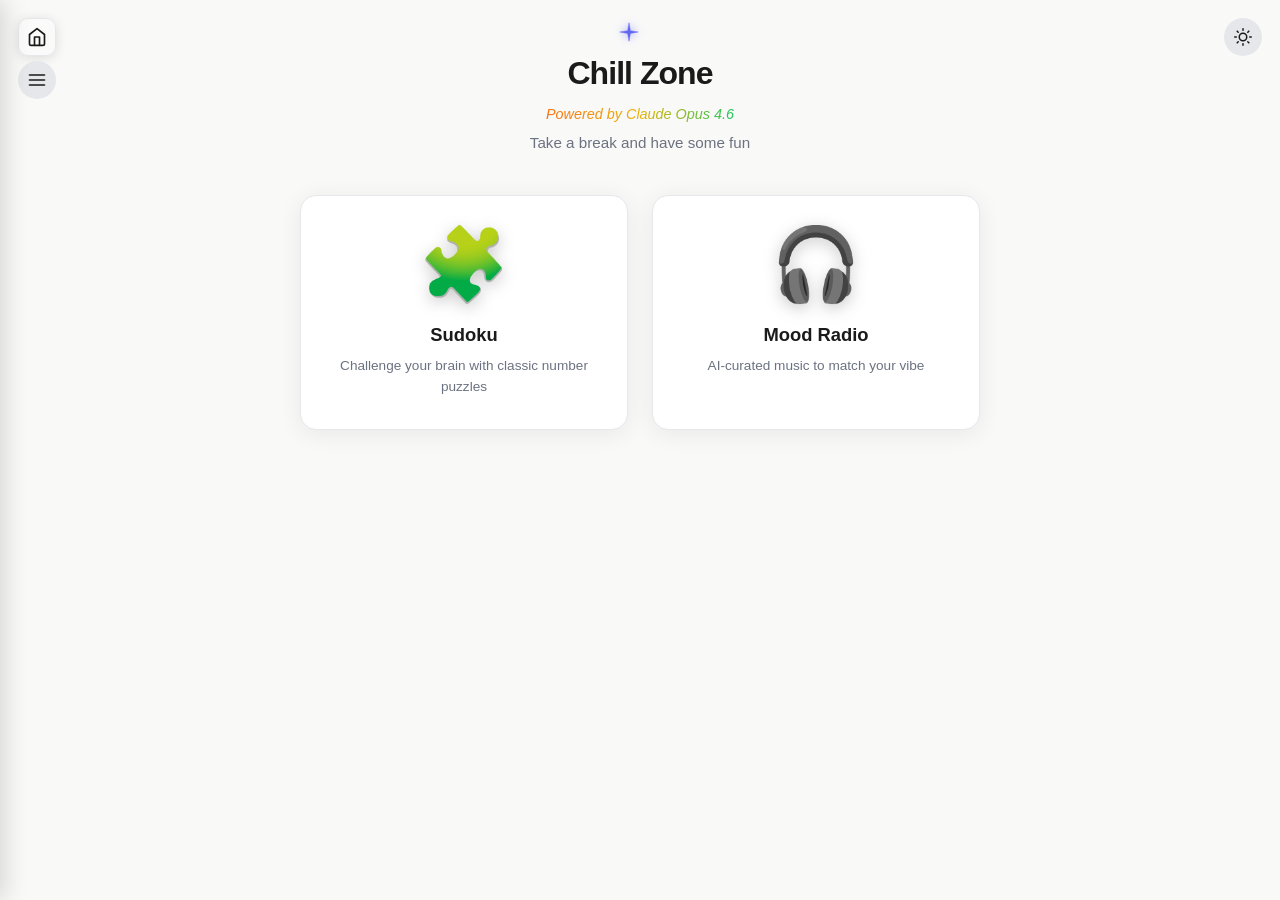
<file: fun-zone.html>
<!DOCTYPE html>
<html lang="en">
<head>
  <meta charset="UTF-8" />
  <meta name="viewport" content="width=device-width, initial-scale=1.0" />
  <title>Chill Zone — Alwin Thomas</title>
  <style>
    *, *::before, *::after { box-sizing: border-box; margin: 0; padding: 0; }

    :root {
      --bg: #f9f9f8;
      --surface: #ffffff;
      --text: #1a1a1a;
      --muted: #6b7280;
      --border: #e5e7eb;
      --accent: #0a66c2;
      --accent-hover: #0854a5;
      --radius: 16px;
      --shadow: 0 4px 24px rgba(0,0,0,0.07);
      --toggle-bg: #e5e7eb;
      --toggle-hover: #d1d5db;
      --drop-bg: #f0f6ff;
      --drop-border: #93c5fd;
      --success: #16a34a;
      --error: #dc2626;
      --tag-bg: #eff6ff;
      --tag-text: #1d4ed8;
    }
    [data-theme="dark"] {
      --bg: #111111;
      --surface: #1c1c1c;
      --text: #f0ede8;
      --muted: #9ca3af;
      --border: #2e2e2e;
      --shadow: 0 4px 24px rgba(0,0,0,0.45);
      --toggle-bg: #2e2e2e;
      --toggle-hover: #3a3a3a;
      --drop-bg: #1a2233;
      --drop-border: #3b82f6;
      --tag-bg: #1e3a5f;
      --tag-text: #93c5fd;
    }

    html { transition: background 0.2s, color 0.2s; overflow-x: hidden; }
    body {
      font-family: -apple-system, BlinkMacSystemFont, "Segoe UI", Roboto, sans-serif;
      background: var(--bg);
      color: var(--text);
      min-height: 100vh;
      display: flex;
      align-items: flex-start;
      justify-content: center;
      padding: 2rem 1rem 4rem;
      line-height: 1.6;
      transition: background 0.2s, color 0.2s;
      overflow-x: hidden;
      width: 100%;
    }

    /* ── Theme toggle ── */
    .theme-toggle {
      position: fixed;
      top: 1.1rem;
      right: 1.1rem;
      width: 38px;
      height: 38px;
      border-radius: 50%;
      border: none;
      background: var(--toggle-bg);
      color: var(--text);
      cursor: pointer;
      display: flex;
      align-items: center;
      justify-content: center;
      transition: background 0.15s, transform 0.1s;
      z-index: 100;
    }
    .theme-toggle:hover { background: var(--toggle-hover); }
    .theme-toggle:active { transform: scale(0.92); }
    .theme-toggle .icon-sun,
    .theme-toggle .icon-moon {
      position: absolute;
      transition: opacity 0.2s, transform 0.2s;
    }
    .theme-toggle .icon-moon { opacity: 0; transform: rotate(-30deg) scale(0.8); }
    [data-theme="dark"] .theme-toggle .icon-sun { opacity: 0; transform: rotate(30deg) scale(0.8); }
    [data-theme="dark"] .theme-toggle .icon-moon { opacity: 1; transform: rotate(0deg) scale(1); }

    /* ── Navigation (hamburger + home) ── */
    .home-btn {
      position: fixed;
      top: 1.1rem;
      left: 1.1rem;
      width: 38px;
      height: 38px;
      border-radius: 10px;
      display: flex;
      align-items: center;
      justify-content: center;
      text-decoration: none;
      color: var(--text);
      background: rgba(255,255,255,0.25);
      border: 1.5px solid var(--border);
      backdrop-filter: blur(10px);
      -webkit-backdrop-filter: blur(10px);
      transition: transform 0.15s, box-shadow 0.15s, background 0.15s;
      z-index: 100;
      box-shadow: 0 2px 12px rgba(0,0,0,0.12);
    }
    [data-theme="dark"] .home-btn {
      background: rgba(30,30,30,0.45);
    }
    .home-btn:hover {
      transform: scale(1.07);
      box-shadow: 0 4px 16px rgba(0,0,0,0.18);
    }

    .hamburger {
      position: fixed;
      top: 3.8rem;
      left: 1.1rem;
      width: 38px;
      height: 38px;
      border-radius: 50%;
      border: none;
      background: var(--toggle-bg);
      color: var(--text);
      cursor: pointer;
      display: flex;
      align-items: center;
      justify-content: center;
      transition: background 0.15s;
      z-index: 200;
    }
    .hamburger:hover { background: var(--toggle-hover); }

    .nav-overlay {
      display: none;
      position: fixed;
      inset: 0;
      background: rgba(0,0,0,0.4);
      z-index: 300;
    }
    .nav-overlay.open { display: block; }

    .nav-drawer {
      position: fixed;
      top: 0; left: 0;
      width: 260px;
      height: 100%;
      background: var(--surface);
      border-right: 1px solid var(--border);
      box-shadow: 4px 0 24px rgba(0,0,0,0.15);
      transform: translateX(-100%);
      transition: transform 0.25s cubic-bezier(0.4,0,0.2,1);
      z-index: 400;
      display: flex;
      flex-direction: column;
      padding: 1.25rem 1rem;
    }
    .nav-drawer.open { transform: translateX(0); }

    .nav-drawer-header {
      display: flex;
      justify-content: space-between;
      align-items: center;
      margin-bottom: 1rem;
    }
    .nav-drawer-title {
      font-size: 0.78rem;
      font-weight: 700;
      text-transform: uppercase;
      letter-spacing: 0.08em;
      color: var(--muted);
    }
    .nav-close {
      width: 32px;
      height: 32px;
      border-radius: 8px;
      border: none;
      background: transparent;
      color: var(--text);
      cursor: pointer;
      display: flex;
      align-items: center;
      justify-content: center;
      transition: background 0.15s;
    }
    .nav-close:hover { background: var(--toggle-bg); }

    .nav-list {
      list-style: none;
      display: flex;
      flex-direction: column;
      gap: 0.25rem;
    }
    .nav-item {
      display: flex;
      align-items: center;
      gap: 0.5rem;
      padding: 0.6rem 0.75rem;
      border-radius: 8px;
      text-decoration: none;
      font-size: 0.92rem;
      font-weight: 500;
      color: var(--text);
      transition: background 0.15s, color 0.15s;
    }
    .nav-item:hover {
      background: var(--toggle-bg);
      color: var(--accent);
    }

    /* ── Rainbow text ── */
    @keyframes rainbowShift {
      0%   { background-position: 0% 50%; }
      50%  { background-position: 100% 50%; }
      100% { background-position: 0% 50%; }
    }
    .rainbow-text {
      background: linear-gradient(90deg, #f97316, #eab308, #22c55e, #3b82f6, #a855f7, #ec4899, #f97316);
      background-size: 300% 100%;
      -webkit-background-clip: text;
      background-clip: text;
      -webkit-text-fill-color: transparent;
      color: transparent;
      animation: rainbowShift 4s ease infinite;
      font-weight: 500;
    }

    /* ── Page content ── */
    .page-wrap {
      max-width: 680px;
      width: 100%;
      margin-top: 1rem;
      text-align: center;
    }

    .page-title {
      font-size: 2rem;
      font-weight: 800;
      letter-spacing: -0.03em;
      margin-bottom: 0.25rem;
    }
    .page-powered {
      font-style: italic;
      font-size: 0.9rem;
      margin-top: 0.25rem;
    }
    .page-subtitle {
      font-size: 0.95rem;
      color: var(--muted);
      margin-top: 0.3rem;
      margin-bottom: 2.5rem;
    }

    /* ── Skill grid ── */
    .skill-grid {
      display: grid;
      grid-template-columns: 1fr 1fr;
      gap: 1.5rem;
    }

    .skill-card {
      background: var(--surface);
      border-radius: var(--radius);
      box-shadow: var(--shadow);
      padding: 2rem 1.5rem;
      text-decoration: none;
      color: var(--text);
      display: flex;
      flex-direction: column;
      align-items: center;
      text-align: center;
      transition: transform 0.2s, box-shadow 0.3s;
      border: 1.5px solid var(--border);
    }
    .skill-card:hover {
      transform: translateY(-4px);
      box-shadow: 0 8px 32px rgba(99,102,241,0.25);
    }
    [data-theme="dark"] .skill-card:hover {
      box-shadow: 0 8px 32px rgba(129,140,248,0.3);
    }

    .skill-icon {
      font-size: 4.5rem;
      line-height: 1;
      margin-bottom: 1.25rem;
      transition: transform 0.3s ease;
      filter: drop-shadow(0 4px 8px rgba(0,0,0,0.2));
    }
    .skill-card:hover .skill-icon {
      animation: iconBounce 0.5s ease;
    }
    @keyframes iconBounce {
      0%, 100% { transform: translateY(0) rotate(0deg); }
      25% { transform: translateY(-6px) rotate(-3deg); }
      50% { transform: translateY(-2px) rotate(2deg); }
      75% { transform: translateY(-4px) rotate(-1deg); }
    }

    .skill-name {
      font-size: 1.15rem;
      font-weight: 700;
      margin-bottom: 0.4rem;
    }
    .skill-desc {
      font-size: 0.85rem;
      color: var(--muted);
      line-height: 1.5;
    }

    /* ── Responsive ── */
    @media (max-width: 600px) {
      .skill-grid {
        grid-template-columns: 1fr;
      }
      .page-title { font-size: 1.5rem; }
    }

    /* ── Star cursor + particle trail ── */
    * { cursor: none !important; }
    #star-cursor {
      position: fixed; width: 22px; height: 22px;
      pointer-events: none; z-index: 99999;
      transform: translate(-50%, -50%); will-change: left, top;
    }
    #star-cursor svg { width: 100%; height: 100%; filter: drop-shadow(0 0 4px rgba(99,102,241,0.6)); }
    [data-theme="dark"] #star-cursor svg { filter: drop-shadow(0 0 5px rgba(129,140,248,0.9)); }
    @keyframes starSpin { to { transform: translate(-50%, -50%) rotate(360deg); } }
    #star-cursor.spinning { animation: starSpin 0.6s linear infinite; }
    .trail-particle {
      position: fixed; border-radius: 50%; pointer-events: none; z-index: 9998;
      animation: trailFade 0.5s ease-out forwards;
    }
    @keyframes trailFade {
      0%   { opacity: 0.85; transform: translate(-50%, -50%) scale(1); }
      100% { opacity: 0;    transform: translate(-50%, calc(-50% - 18px)) scale(0.2); }
    }
  </style>
</head>
<body>

  <!-- Home button -->
  <a class="home-btn" href="index.html" aria-label="Go to home">
    <svg xmlns="http://www.w3.org/2000/svg" width="20" height="20" viewBox="0 0 24 24" fill="none"
      stroke="currentColor" stroke-width="2" stroke-linecap="round" stroke-linejoin="round" aria-hidden="true">
      <path d="M3 9l9-7 9 7v11a2 2 0 0 1-2 2H5a2 2 0 0 1-2-2z"/>
      <polyline points="9 22 9 12 15 12 15 22"/>
    </svg>
  </a>

  <!-- Hamburger -->
  <button class="hamburger" id="hamburger" aria-label="Open menu" aria-expanded="false">
    <svg xmlns="http://www.w3.org/2000/svg" width="20" height="20" viewBox="0 0 24 24" fill="none"
      stroke="currentColor" stroke-width="2" stroke-linecap="round" stroke-linejoin="round" aria-hidden="true">
      <line x1="3" y1="6" x2="21" y2="6"/>
      <line x1="3" y1="12" x2="21" y2="12"/>
      <line x1="3" y1="18" x2="21" y2="18"/>
    </svg>
  </button>

  <!-- Nav drawer -->
  <div class="nav-overlay" id="nav-overlay"></div>
  <nav class="nav-drawer" id="nav-drawer" aria-hidden="true">
    <div class="nav-drawer-header">
      <span class="nav-drawer-title">Pages</span>
      <button class="nav-close" id="nav-close" aria-label="Close menu">
        <svg width="18" height="18" viewBox="0 0 24 24" fill="none" stroke="currentColor" stroke-width="2"
          stroke-linecap="round" stroke-linejoin="round"><line x1="18" y1="6" x2="6" y2="18"/>
          <line x1="6" y1="6" x2="18" y2="18"/></svg>
      </button>
    </div>
    <ul class="nav-list">
      <li><a class="nav-item" href="index.html">
        <svg xmlns="http://www.w3.org/2000/svg" width="16" height="16" viewBox="0 0 24 24" fill="none"
          stroke="currentColor" stroke-width="2" stroke-linecap="round" stroke-linejoin="round" aria-hidden="true">
          <path d="M3 9l9-7 9 7v11a2 2 0 0 1-2 2H5a2 2 0 0 1-2-2z"/>
          <polyline points="9 22 9 12 15 12 15 22"/>
        </svg>
        Home
      </a></li>
      <li><a class="nav-item" href="skills.html">
        <svg xmlns="http://www.w3.org/2000/svg" width="16" height="16" viewBox="0 0 24 24" fill="none"
          stroke="currentColor" stroke-width="2" stroke-linecap="round" stroke-linejoin="round" aria-hidden="true">
          <polygon points="12 2 15.09 8.26 22 9.27 17 14.14 18.18 21.02 12 17.77 5.82 21.02 7 14.14 2 9.27 8.91 8.26 12 2"/>
        </svg>
        Skill Zone
      </a></li>
      <li><a class="nav-item" href="fun-zone.html">
        <svg xmlns="http://www.w3.org/2000/svg" width="16" height="16" viewBox="0 0 24 24" fill="none"
          stroke="currentColor" stroke-width="2" stroke-linecap="round" stroke-linejoin="round" aria-hidden="true">
          <path d="M6 12h4m-2-2v4m5-3h.01M17 11h.01"/><rect x="2" y="6" width="20" height="12" rx="2"/>
        </svg>
        Chill Zone
      </a></li>
      <li><a class="nav-item" href="architecture.html">
        <svg xmlns="http://www.w3.org/2000/svg" width="16" height="16" viewBox="0 0 24 24" fill="none"
          stroke="currentColor" stroke-width="2" stroke-linecap="round" stroke-linejoin="round" aria-hidden="true">
          <rect x="2" y="7" width="20" height="14" rx="2"/><path d="M16 7V4a2 2 0 0 0-2-2h-4a2 2 0 0 0-2 2v3"/>
        </svg>
        Architecture
      </a></li>
    </ul>
  </nav>

  <!-- Theme toggle -->
  <button class="theme-toggle" id="theme-toggle" aria-label="Toggle dark mode">
    <svg class="icon-sun" xmlns="http://www.w3.org/2000/svg" width="18" height="18" viewBox="0 0 24 24" fill="none" stroke="currentColor" stroke-width="2" stroke-linecap="round" stroke-linejoin="round">
      <circle cx="12" cy="12" r="5"/><line x1="12" y1="1" x2="12" y2="3"/><line x1="12" y1="21" x2="12" y2="23"/>
      <line x1="4.22" y1="4.22" x2="5.64" y2="5.64"/><line x1="18.36" y1="18.36" x2="19.78" y2="19.78"/>
      <line x1="1" y1="12" x2="3" y2="12"/><line x1="21" y1="12" x2="23" y2="12"/>
      <line x1="4.22" y1="19.78" x2="5.64" y2="18.36"/><line x1="18.36" y1="5.64" x2="19.78" y2="4.22"/>
    </svg>
    <svg class="icon-moon" xmlns="http://www.w3.org/2000/svg" width="18" height="18" viewBox="0 0 24 24" fill="none" stroke="currentColor" stroke-width="2" stroke-linecap="round" stroke-linejoin="round">
      <path d="M21 12.79A9 9 0 1 1 11.21 3 7 7 0 0 0 21 12.79z"/>
    </svg>
  </button>

  <div class="page-wrap">
    <h1 class="page-title">Chill Zone</h1>
    <p class="page-powered"><span class="rainbow-text">Powered by Claude Opus 4.6</span></p>
    <p class="page-subtitle">Take a break and have some fun</p>

    <div class="skill-grid">
      <!-- Sudoku -->
      <a class="skill-card" href="sudoku.html">
        <span class="skill-icon">🧩</span>
        <span class="skill-name">Sudoku</span>
        <span class="skill-desc">Challenge your brain with classic number puzzles</span>
      </a>

      <!-- Mood Radio -->
      <a class="skill-card" href="music.html">
        <span class="skill-icon">🎧</span>
        <span class="skill-name">Mood Radio</span>
        <span class="skill-desc">AI-curated music to match your vibe</span>
      </a>
    </div>
  </div>

  <script>
    // ── Navigation ─────────────────────────────────────────────────
    const hamburgerBtn = document.getElementById('hamburger');
    const navDrawer    = document.getElementById('nav-drawer');
    const navOverlay   = document.getElementById('nav-overlay');
    const navClose     = document.getElementById('nav-close');

    function openNav() { navDrawer.classList.add('open'); navOverlay.classList.add('open'); hamburgerBtn.setAttribute('aria-expanded','true'); navDrawer.setAttribute('aria-hidden','false'); }
    function closeNav() { navDrawer.classList.remove('open'); navOverlay.classList.remove('open'); hamburgerBtn.setAttribute('aria-expanded','false'); navDrawer.setAttribute('aria-hidden','true'); }
    hamburgerBtn.addEventListener('click', openNav);
    navClose.addEventListener('click', closeNav);
    navOverlay.addEventListener('click', closeNav);

    // ── Theme ──────────────────────────────────────────────────────
    const root = document.documentElement;
    const toggleBtn = document.getElementById('theme-toggle');
    const saved = localStorage.getItem('theme');
    if (saved) root.setAttribute('data-theme', saved);
    else if (window.matchMedia('(prefers-color-scheme: dark)').matches) root.setAttribute('data-theme', 'dark');
    toggleBtn.addEventListener('click', () => {
      const next = root.getAttribute('data-theme') === 'dark' ? 'light' : 'dark';
      root.setAttribute('data-theme', next);
      localStorage.setItem('theme', next);
    });

    // ── Star cursor + Particle trail ──────────────────────────
    if (window.matchMedia('(hover: hover) and (pointer: fine)').matches) {
      const darkColors  = ['#818cf8','#38bdf8','#34d399','#f472b6','#fb923c'];
      const lightColors = ['#6366f1','#0ea5e9','#10b981','#ec4899','#f97316'];
      const star = document.createElement('div');
      star.id = 'star-cursor';
      star.innerHTML = `<svg viewBox="0 0 24 24" fill="none" xmlns="http://www.w3.org/2000/svg">
        <path d="M12 2 L13.5 10.5 L22 12 L13.5 13.5 L12 22 L10.5 13.5 L2 12 L10.5 10.5 Z"
          fill="#6366f1" stroke="#6366f1" stroke-width="0.5" stroke-linejoin="round"/></svg>`;
      document.body.appendChild(star);
      let spinTimer = null;
      document.addEventListener('mousemove', (e) => {
        star.style.left = e.clientX + 'px';
        star.style.top  = e.clientY + 'px';
        star.classList.add('spinning');
        clearTimeout(spinTimer);
        spinTimer = setTimeout(() => star.classList.remove('spinning'), 150);
      });
      document.addEventListener('mouseleave', () => star.style.opacity = '0');
      document.addEventListener('mouseenter', () => star.style.opacity = '1');
      let lastX = -999, lastY = -999;
      document.addEventListener('mousemove', (e) => {
        const dx = e.clientX - lastX, dy = e.clientY - lastY;
        if (Math.sqrt(dx*dx + dy*dy) < 12) return;
        lastX = e.clientX; lastY = e.clientY;
        const isDark = root.getAttribute('data-theme') === 'dark';
        const colors = isDark ? darkColors : lightColors;
        const dot = document.createElement('div');
        dot.className = 'trail-particle';
        const size = Math.random() * 6 + 4;
        dot.style.cssText = `width:${size}px;height:${size}px;background:${colors[Math.floor(Math.random()*colors.length)]};left:${e.clientX}px;top:${e.clientY}px;opacity:${isDark?0.85:0.7}`;
        document.body.appendChild(dot);
        dot.addEventListener('animationend', () => dot.remove());
      });
    }
  </script>
  <script src="cursor-halo.js"></script>
</body>
</html>
</file>
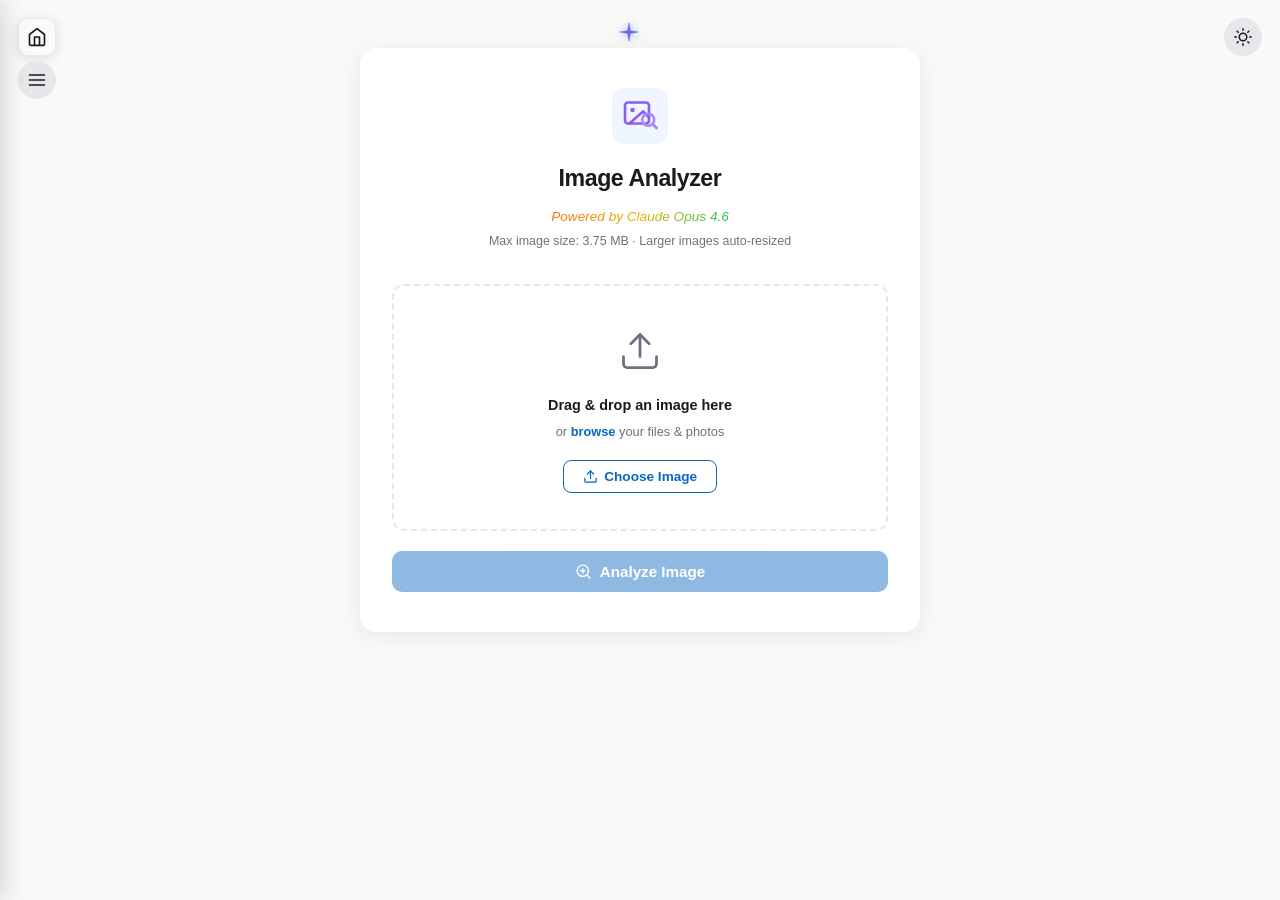
<file: image-analyzer.html>
<!DOCTYPE html>
<html lang="en">
<head>
  <meta charset="UTF-8" />
  <meta name="viewport" content="width=device-width, initial-scale=1.0" />
  <title>Image Analyzer — Alwin Thomas</title>
  <style>
    *, *::before, *::after { box-sizing: border-box; margin: 0; padding: 0; }

    :root {
      --bg: #f9f9f8;
      --surface: #ffffff;
      --text: #1a1a1a;
      --muted: #6b7280;
      --border: #e5e7eb;
      --accent: #0a66c2;
      --accent-hover: #0854a5;
      --radius: 16px;
      --shadow: 0 4px 24px rgba(0,0,0,0.07);
      --toggle-bg: #e5e7eb;
      --toggle-hover: #d1d5db;
      --drop-bg: #f0f6ff;
      --drop-border: #93c5fd;
      --success: #16a34a;
      --error: #dc2626;
      --tag-bg: #eff6ff;
      --tag-text: #1d4ed8;
    }
    [data-theme="dark"] {
      --bg: #111111;
      --surface: #1c1c1c;
      --text: #f0ede8;
      --muted: #9ca3af;
      --border: #2e2e2e;
      --shadow: 0 4px 24px rgba(0,0,0,0.45);
      --toggle-bg: #2e2e2e;
      --toggle-hover: #3a3a3a;
      --drop-bg: #1a2233;
      --drop-border: #3b82f6;
      --tag-bg: #1e3a5f;
      --tag-text: #93c5fd;
    }

    html { transition: background 0.2s, color 0.2s; overflow-x: hidden; }
    body {
      font-family: -apple-system, BlinkMacSystemFont, "Segoe UI", Roboto, sans-serif;
      background: var(--bg);
      color: var(--text);
      min-height: 100vh;
      display: flex;
      align-items: flex-start;
      justify-content: center;
      padding: 2rem 1rem 4rem;
      line-height: 1.6;
      transition: background 0.2s, color 0.2s;
      overflow-x: hidden;
      width: 100%;
    }

    /* ── Theme toggle ── */
    .theme-toggle {
      position: fixed;
      top: 1.1rem;
      right: 1.1rem;
      width: 38px;
      height: 38px;
      border-radius: 50%;
      border: none;
      background: var(--toggle-bg);
      color: var(--text);
      cursor: pointer;
      display: flex;
      align-items: center;
      justify-content: center;
      transition: background 0.15s, transform 0.1s;
      z-index: 100;
    }
    .theme-toggle:hover { background: var(--toggle-hover); }
    .theme-toggle:active { transform: scale(0.92); }
    .theme-toggle .icon-sun,
    .theme-toggle .icon-moon {
      position: absolute;
      transition: opacity 0.2s, transform 0.2s;
    }
    .theme-toggle .icon-moon { opacity: 0; transform: rotate(-30deg) scale(0.8); }
    [data-theme="dark"] .theme-toggle .icon-sun { opacity: 0; transform: rotate(30deg) scale(0.8); }
    [data-theme="dark"] .theme-toggle .icon-moon { opacity: 1; transform: rotate(0deg) scale(1); }

    /* ── Card ── */
    .card {
      background: var(--surface);
      border-radius: var(--radius);
      box-shadow: var(--shadow);
      padding: 2.5rem 2rem;
      max-width: 560px;
      width: 100%;
      margin-top: 1rem;
    }

    .card-header {
      display: flex;
      flex-direction: column;
      align-items: center;
      text-align: center;
      margin-bottom: 2rem;
    }

    .icon-wrap {
      width: 56px;
      height: 56px;
      background: var(--drop-bg);
      border-radius: 14px;
      display: flex;
      align-items: center;
      justify-content: center;
      margin-bottom: 1rem;
    }
    .icon-wrap svg { color: var(--accent); }

    h1 {
      font-size: 1.45rem;
      font-weight: 700;
      letter-spacing: -0.02em;
      margin-bottom: 0.3rem;
    }
    .subtitle {
      font-size: 0.9rem;
      color: var(--muted);
    }
    @keyframes rainbowShift {
      0%   { background-position: 0% 50%; }
      50%  { background-position: 100% 50%; }
      100% { background-position: 0% 50%; }
    }
    .rainbow-text {
      background: linear-gradient(90deg, #f97316, #eab308, #22c55e, #3b82f6, #a855f7, #ec4899, #f97316);
      background-size: 300% 100%;
      -webkit-background-clip: text;
      background-clip: text;
      -webkit-text-fill-color: transparent;
      color: transparent;
      animation: rainbowShift 4s ease infinite;
      font-weight: 500;
    }

    /* ── Drop zone ── */
    .drop-zone {
      border: 2px dashed var(--border);
      border-radius: 12px;
      padding: 2.25rem 1.5rem;
      text-align: center;
      cursor: pointer;
      transition: border-color 0.2s, background 0.2s;
      position: relative;
      background: transparent;
      -webkit-tap-highlight-color: transparent;
    }
    .drop-zone.drag-over {
      border-color: var(--drop-border);
      background: var(--drop-bg);
    }
    .drop-zone.has-image {
      border-color: var(--drop-border);
      padding: 1rem;
    }
    .drop-icon {
      width: 44px;
      height: 44px;
      margin: 0 auto 0.85rem;
      color: var(--muted);
      transition: color 0.2s;
    }
    .drop-zone.drag-over .drop-icon { color: var(--accent); }
    .drop-text {
      font-size: 0.9rem;
      font-weight: 600;
      color: var(--text);
      margin-bottom: 0.3rem;
    }
    .drop-hint {
      font-size: 0.8rem;
      color: var(--muted);
      margin-bottom: 1.1rem;
    }
    .drop-hint span { color: var(--accent); font-weight: 600; }

    .browse-btn {
      display: inline-flex;
      align-items: center;
      gap: 0.4rem;
      padding: 0.5rem 1.2rem;
      border: 1.5px solid var(--accent);
      border-radius: 8px;
      background: transparent;
      color: var(--accent);
      font-size: 0.85rem;
      font-weight: 600;
      cursor: pointer;
      transition: background 0.15s, color 0.15s;
    }
    .browse-btn:hover {
      background: var(--accent);
      color: #fff;
    }

    /* Hidden file input */
    #file-input { display: none; }

    /* ── Image preview ── */
    .preview-wrap {
      position: relative;
      display: none;
      border-radius: 10px;
      overflow: hidden;
      margin-bottom: 0.75rem;
    }
    .preview-wrap.visible { display: block; }
    .preview-img {
      width: 100%;
      max-height: 320px;
      object-fit: contain;
      display: block;
      border-radius: 10px;
      background: var(--bg);
    }
    .preview-remove {
      position: absolute;
      top: 8px;
      right: 8px;
      width: 28px;
      height: 28px;
      border-radius: 50%;
      background: rgba(0,0,0,0.55);
      color: #fff;
      border: none;
      cursor: pointer;
      display: flex;
      align-items: center;
      justify-content: center;
      font-size: 1rem;
      line-height: 1;
      transition: background 0.15s;
    }
    .preview-remove:hover { background: rgba(0,0,0,0.8); }
    .preview-name {
      font-size: 0.78rem;
      color: var(--muted);
      text-align: center;
      margin-top: 0.4rem;
    }

    /* ── Analyze button ── */
    .analyze-btn {
      display: flex;
      align-items: center;
      justify-content: center;
      gap: 0.5rem;
      width: 100%;
      padding: 0.75rem;
      margin-top: 1.25rem;
      border: none;
      border-radius: 10px;
      background: var(--accent);
      color: #fff;
      font-size: 0.95rem;
      font-weight: 600;
      font-family: inherit;
      cursor: pointer;
      transition: background 0.15s, opacity 0.15s, transform 0.1s;
    }
    .analyze-btn:hover:not(:disabled) { background: var(--accent-hover); }
    .analyze-btn:active:not(:disabled) { transform: scale(0.98); }
    .analyze-btn:disabled { opacity: 0.45; cursor: not-allowed; }
    .analyze-btn.loading { pointer-events: none; }

    /* Spinner */
    .spinner {
      width: 18px;
      height: 18px;
      border: 2.5px solid rgba(255,255,255,0.35);
      border-top-color: #fff;
      border-radius: 50%;
      animation: spin 0.7s linear infinite;
      flex-shrink: 0;
    }
    @keyframes spin { to { transform: rotate(360deg); } }

    /* ── Results ── */
    .results-section {
      display: none;
      margin-top: 1.5rem;
      animation: fadeIn 0.3s ease;
    }
    .results-section.visible { display: block; }
    @keyframes fadeIn { from { opacity: 0; transform: translateY(6px); } to { opacity: 1; transform: none; } }

    .divider {
      width: 100%;
      height: 1px;
      background: var(--border);
      margin: 1.5rem 0 1.25rem;
    }

    .results-label {
      font-size: 0.78rem;
      font-weight: 700;
      text-transform: uppercase;
      letter-spacing: 0.08em;
      color: var(--muted);
      margin-bottom: 0.75rem;
      display: flex;
      align-items: center;
      gap: 0.5rem;
    }
    .results-label::after {
      content: '';
      flex: 1;
      height: 1px;
      background: var(--border);
    }

    .result-text {
      font-size: 0.925rem;
      color: var(--text);
      line-height: 1.75;
      white-space: pre-wrap;
      background: var(--bg);
      border: 1.5px solid var(--border);
      border-radius: 10px;
      padding: 1rem 1.1rem;
    }

    .result-error {
      font-size: 0.9rem;
      color: var(--error);
      background: #fef2f2;
      border: 1.5px solid #fecaca;
      border-radius: 10px;
      padding: 0.85rem 1rem;
    }
    [data-theme="dark"] .result-error {
      background: #2d1515;
      border-color: #7f1d1d;
    }

    /* Tags row */
    .tags-row {
      display: flex;
      flex-wrap: wrap;
      gap: 0.4rem;
      margin-top: 0.85rem;
    }
    .tag {
      background: var(--tag-bg);
      color: var(--tag-text);
      border-radius: 999px;
      padding: 0.2rem 0.7rem;
      font-size: 0.78rem;
      font-weight: 600;
    }

    /* Copy button */
    .copy-btn {
      display: inline-flex;
      align-items: center;
      gap: 0.35rem;
      margin-top: 0.75rem;
      padding: 0.4rem 0.85rem;
      border: 1.5px solid var(--border);
      border-radius: 7px;
      background: transparent;
      color: var(--muted);
      font-size: 0.8rem;
      font-weight: 600;
      font-family: inherit;
      cursor: pointer;
      transition: border-color 0.15s, color 0.15s;
    }
    .copy-btn:hover { border-color: var(--accent); color: var(--accent); }
    .copy-btn.copied { color: var(--success); border-color: var(--success); }

    /* ── Chat section ── */
    .chat-section {
      display: none;
      margin-top: 1.5rem;
      animation: fadeIn 0.3s ease;
    }
    .chat-section.visible { display: block; }

    .chat-messages {
      max-height: 400px;
      overflow-y: auto;
      display: flex;
      flex-direction: column;
      gap: 0.6rem;
      padding: 0.5rem 0;
    }

    .chat-bubble {
      max-width: 85%;
      padding: 0.65rem 0.9rem;
      border-radius: 12px;
      font-size: 0.88rem;
      line-height: 1.6;
      word-wrap: break-word;
      white-space: pre-wrap;
    }
    .chat-bubble.user {
      align-self: flex-end;
      background: var(--accent);
      color: #fff;
      border-bottom-right-radius: 4px;
    }
    .chat-bubble.assistant {
      align-self: flex-start;
      background: var(--bg);
      color: var(--text);
      border: 1.5px solid var(--border);
      border-bottom-left-radius: 4px;
    }
    .chat-bubble.typing {
      align-self: flex-start;
      background: var(--bg);
      border: 1.5px solid var(--border);
      color: var(--muted);
      font-style: italic;
    }
    .chat-bubble.system-msg {
      align-self: center;
      background: var(--tag-bg);
      color: var(--tag-text);
      font-size: 0.82rem;
      text-align: center;
      max-width: 95%;
      border-radius: 8px;
    }

    .chat-input-row {
      display: flex;
      gap: 0.5rem;
      margin-top: 0.75rem;
      align-items: flex-end;
    }
    .chat-input {
      flex: 1;
      padding: 0.6rem 0.85rem;
      border: 1.5px solid var(--border);
      border-radius: 10px;
      background: var(--bg);
      color: var(--text);
      font-size: 0.88rem;
      font-family: inherit;
      resize: none;
      outline: none;
      transition: border-color 0.15s;
      min-height: 40px;
      max-height: 80px;
    }
    .chat-input:focus { border-color: var(--accent); }
    .chat-input:disabled {
      opacity: 0.5;
      cursor: not-allowed;
    }

    .chat-send-btn {
      padding: 0.6rem 1rem;
      border: none;
      border-radius: 10px;
      background: var(--accent);
      color: #fff;
      font-size: 0.88rem;
      font-weight: 600;
      font-family: inherit;
      cursor: pointer;
      transition: background 0.15s, opacity 0.15s;
      white-space: nowrap;
    }
    .chat-send-btn:hover:not(:disabled) { background: var(--accent-hover); }
    .chat-send-btn:disabled { opacity: 0.45; cursor: not-allowed; }

    .chat-counter {
      text-align: center;
      font-size: 0.72rem;
      color: var(--muted);
      margin-top: 0.5rem;
    }

    .try-new-btn {
      display: none;
      align-items: center;
      justify-content: center;
      gap: 0.5rem;
      width: 100%;
      padding: 0.75rem;
      margin-top: 1rem;
      border: 2px solid var(--accent);
      border-radius: 10px;
      background: transparent;
      color: var(--accent);
      font-size: 0.95rem;
      font-weight: 600;
      font-family: inherit;
      cursor: pointer;
      transition: background 0.15s, color 0.15s;
    }
    .try-new-btn.visible { display: flex; }
    .try-new-btn:hover {
      background: var(--accent);
      color: #fff;
    }

    /* ── Navigation (hamburger + home) ── */
    .home-btn {
      position: fixed;
      top: 1.1rem;
      left: 1.1rem;
      width: 38px;
      height: 38px;
      border-radius: 10px;
      display: flex;
      align-items: center;
      justify-content: center;
      text-decoration: none;
      color: var(--text);
      background: rgba(255,255,255,0.25);
      border: 1.5px solid var(--border);
      backdrop-filter: blur(10px);
      -webkit-backdrop-filter: blur(10px);
      transition: transform 0.15s, box-shadow 0.15s, background 0.15s;
      z-index: 100;
      box-shadow: 0 2px 12px rgba(0,0,0,0.12);
    }
    [data-theme="dark"] .home-btn {
      background: rgba(30,30,30,0.45);
    }
    .home-btn:hover {
      transform: scale(1.07);
      box-shadow: 0 4px 16px rgba(0,0,0,0.18);
    }

    .hamburger {
      position: fixed;
      top: 3.8rem;
      left: 1.1rem;
      width: 38px;
      height: 38px;
      border-radius: 50%;
      border: none;
      background: var(--toggle-bg);
      color: var(--text);
      cursor: pointer;
      display: flex;
      align-items: center;
      justify-content: center;
      transition: background 0.15s;
      z-index: 200;
    }
    .hamburger:hover { background: var(--toggle-hover); }

    .nav-overlay {
      display: none;
      position: fixed;
      inset: 0;
      background: rgba(0,0,0,0.4);
      z-index: 300;
    }
    .nav-overlay.open { display: block; }

    .nav-drawer {
      position: fixed;
      top: 0; left: 0;
      width: 260px;
      height: 100%;
      background: var(--surface);
      border-right: 1px solid var(--border);
      box-shadow: 4px 0 24px rgba(0,0,0,0.15);
      transform: translateX(-100%);
      transition: transform 0.25s cubic-bezier(0.4,0,0.2,1);
      z-index: 400;
      display: flex;
      flex-direction: column;
      padding: 1.25rem 1rem;
    }
    .nav-drawer.open { transform: translateX(0); }

    .nav-drawer-header {
      display: flex;
      justify-content: space-between;
      align-items: center;
      margin-bottom: 1rem;
    }
    .nav-drawer-title {
      font-size: 0.78rem;
      font-weight: 700;
      text-transform: uppercase;
      letter-spacing: 0.08em;
      color: var(--muted);
    }
    .nav-close {
      width: 32px;
      height: 32px;
      border-radius: 8px;
      border: none;
      background: transparent;
      color: var(--text);
      cursor: pointer;
      display: flex;
      align-items: center;
      justify-content: center;
      transition: background 0.15s;
    }
    .nav-close:hover { background: var(--toggle-bg); }

    .nav-list {
      list-style: none;
      display: flex;
      flex-direction: column;
      gap: 0.25rem;
    }
    .nav-item {
      display: block;
      padding: 0.6rem 0.75rem;
      border-radius: 8px;
      text-decoration: none;
      font-size: 0.92rem;
      font-weight: 500;
      color: var(--text);
      transition: background 0.15s, color 0.15s;
    }
    .nav-item:hover {
      background: var(--toggle-bg);
      color: var(--accent);
    }

    /* ── Responsive ── */
    @media (max-width: 520px) {
      .card { padding: 1.75rem 1rem; }
      h1 { font-size: 1.25rem; }
      .subtitle { font-size: 0.75rem !important; word-break: break-word; }
      .drop-zone { padding: 1.75rem 1rem; }
    }

    /* ── Star cursor + particle trail ── */
    * { cursor: none !important; }
    #star-cursor {
      position: fixed; width: 22px; height: 22px;
      pointer-events: none; z-index: 99999;
      transform: translate(-50%, -50%); will-change: left, top;
    }
    #star-cursor svg { width: 100%; height: 100%; filter: drop-shadow(0 0 4px rgba(99,102,241,0.6)); }
    [data-theme="dark"] #star-cursor svg { filter: drop-shadow(0 0 5px rgba(129,140,248,0.9)); }
    @keyframes starSpin { to { transform: translate(-50%, -50%) rotate(360deg); } }
    #star-cursor.spinning { animation: starSpin 0.6s linear infinite; }
    .trail-particle {
      position: fixed; border-radius: 50%; pointer-events: none; z-index: 9998;
      animation: trailFade 0.5s ease-out forwards;
    }
    @keyframes trailFade {
      0%   { opacity: 0.85; transform: translate(-50%, -50%) scale(1); }
      100% { opacity: 0;    transform: translate(-50%, calc(-50% - 18px)) scale(0.2); }
    }
  </style>
</head>
<body>

  <!-- Home button -->
  <a class="home-btn" href="index.html" aria-label="Go to home">
    <svg xmlns="http://www.w3.org/2000/svg" width="20" height="20" viewBox="0 0 24 24" fill="none"
      stroke="currentColor" stroke-width="2" stroke-linecap="round" stroke-linejoin="round" aria-hidden="true">
      <path d="M3 9l9-7 9 7v11a2 2 0 0 1-2 2H5a2 2 0 0 1-2-2z"/>
      <polyline points="9 22 9 12 15 12 15 22"/>
    </svg>
  </a>

  <!-- Hamburger -->
  <button class="hamburger" id="hamburger" aria-label="Open menu" aria-expanded="false">
    <svg xmlns="http://www.w3.org/2000/svg" width="20" height="20" viewBox="0 0 24 24" fill="none"
      stroke="currentColor" stroke-width="2" stroke-linecap="round" stroke-linejoin="round" aria-hidden="true">
      <line x1="3" y1="6" x2="21" y2="6"/>
      <line x1="3" y1="12" x2="21" y2="12"/>
      <line x1="3" y1="18" x2="21" y2="18"/>
    </svg>
  </button>

  <!-- Nav drawer -->
  <div class="nav-overlay" id="nav-overlay"></div>
  <nav class="nav-drawer" id="nav-drawer" aria-hidden="true">
    <div class="nav-drawer-header">
      <span class="nav-drawer-title">Pages</span>
      <button class="nav-close" id="nav-close" aria-label="Close menu">
        <svg width="18" height="18" viewBox="0 0 24 24" fill="none" stroke="currentColor" stroke-width="2"
          stroke-linecap="round" stroke-linejoin="round"><line x1="18" y1="6" x2="6" y2="18"/>
          <line x1="6" y1="6" x2="18" y2="18"/></svg>
      </button>
    </div>
    <ul class="nav-list">
      <li><a class="nav-item" style="cursor:pointer" onclick="window.location.href='index.html'">
        <svg xmlns="http://www.w3.org/2000/svg" width="16" height="16" viewBox="0 0 24 24" fill="none"
          stroke="currentColor" stroke-width="2" stroke-linecap="round" stroke-linejoin="round" aria-hidden="true">
          <path d="M3 9l9-7 9 7v11a2 2 0 0 1-2 2H5a2 2 0 0 1-2-2z"/>
          <polyline points="9 22 9 12 15 12 15 22"/>
        </svg>
        Home
      </a></li>
      <li><a class="nav-item" style="cursor:pointer" onclick="window.location.href='skill-zone.html'">
        <svg xmlns="http://www.w3.org/2000/svg" width="16" height="16" viewBox="0 0 24 24" fill="none"
          stroke="currentColor" stroke-width="2" stroke-linecap="round" stroke-linejoin="round" aria-hidden="true">
          <polygon points="12 2 15.09 8.26 22 9.27 17 14.14 18.18 21.02 12 17.77 5.82 21.02 7 14.14 2 9.27 8.91 8.26 12 2"/>
        </svg>
        Skill Zone
      </a></li>
      <li><a class="nav-item" style="cursor:pointer" onclick="window.location.href='chill-zone.html'">
        <svg xmlns="http://www.w3.org/2000/svg" width="16" height="16" viewBox="0 0 24 24" fill="none"
          stroke="currentColor" stroke-width="2" stroke-linecap="round" stroke-linejoin="round" aria-hidden="true">
          <path d="M6 12h4m-2-2v4m5-3h.01M17 11h.01"/>
          <rect x="2" y="6" width="20" height="12" rx="2"/>
        </svg>
        Chill Zone
      </a></li>
      <li><a class="nav-item" style="cursor:pointer" onclick="window.location.href='architecture.html'">
        <svg xmlns="http://www.w3.org/2000/svg" width="16" height="16" viewBox="0 0 24 24" fill="none"
          stroke="currentColor" stroke-width="2" stroke-linecap="round" stroke-linejoin="round" aria-hidden="true">
          <rect x="2" y="7" width="20" height="14" rx="2"/><path d="M16 7V4a2 2 0 0 0-2-2h-4a2 2 0 0 0-2 2v3"/>
        </svg>
        Architecture
      </a></li>
    </ul>
  </nav>

  <!-- Theme toggle -->
  <button class="theme-toggle" id="theme-toggle" aria-label="Toggle dark mode">
    <svg class="icon-sun" xmlns="http://www.w3.org/2000/svg" width="18" height="18" viewBox="0 0 24 24" fill="none" stroke="currentColor" stroke-width="2" stroke-linecap="round" stroke-linejoin="round">
      <circle cx="12" cy="12" r="5"/><line x1="12" y1="1" x2="12" y2="3"/><line x1="12" y1="21" x2="12" y2="23"/>
      <line x1="4.22" y1="4.22" x2="5.64" y2="5.64"/><line x1="18.36" y1="18.36" x2="19.78" y2="19.78"/>
      <line x1="1" y1="12" x2="3" y2="12"/><line x1="21" y1="12" x2="23" y2="12"/>
      <line x1="4.22" y1="19.78" x2="5.64" y2="18.36"/><line x1="18.36" y1="5.64" x2="19.78" y2="4.22"/>
    </svg>
    <svg class="icon-moon" xmlns="http://www.w3.org/2000/svg" width="18" height="18" viewBox="0 0 24 24" fill="none" stroke="currentColor" stroke-width="2" stroke-linecap="round" stroke-linejoin="round">
      <path d="M21 12.79A9 9 0 1 1 11.21 3 7 7 0 0 0 21 12.79z"/>
    </svg>
  </button>

  <main class="card">
    <!-- Header -->
    <div class="card-header">
      <div class="icon-wrap">
        <svg width="36" height="36" viewBox="0 0 24 24" fill="none" xmlns="http://www.w3.org/2000/svg">
          <!-- Picture frame -->
          <rect x="2" y="3" width="16" height="14" rx="2" stroke="#8B5CF6" stroke-width="1.75" fill="none"/>
          <circle cx="7" cy="8" r="1.5" fill="#8B5CF6"/>
          <polyline points="18 13 14 9 5 17" stroke="#8B5CF6" stroke-width="1.75" stroke-linecap="round" stroke-linejoin="round" fill="none"/>
          <!-- Magnifying glass -->
          <circle cx="17.5" cy="14.5" r="4" stroke="#A78BFA" stroke-width="1.75" fill="none"/>
          <line x1="20.5" y1="17.5" x2="23" y2="20" stroke="#A78BFA" stroke-width="2" stroke-linecap="round"/>
        </svg>
      </div>
      <h1>Image Analyzer</h1>
      <p style="font-style:italic; font-size:0.85rem; margin-top:0.25rem;"><span class="rainbow-text">Powered by Claude Opus 4.6</span></p>
      <p class="subtitle" style="font-size:0.78rem; margin-top:0.3rem; color: var(--muted);">Max image size: 3.75 MB · Larger images auto-resized</p>
    </div>

    <!-- Drop zone -->
    <div class="drop-zone" id="drop-zone" role="button" tabindex="0" aria-label="Drop image here or click to browse">

      <!-- Preview (hidden until image loaded) -->
      <div class="preview-wrap" id="preview-wrap">
        <img class="preview-img" id="preview-img" alt="Image preview" />
        <button class="preview-remove" id="preview-remove" aria-label="Remove image">✕</button>
      </div>
      <p class="preview-name" id="preview-name"></p>

      <!-- Upload prompt (hidden when image loaded) -->
      <div id="upload-prompt">
        <svg class="drop-icon" viewBox="0 0 24 24" fill="none" stroke="currentColor" stroke-width="1.5" stroke-linecap="round" stroke-linejoin="round">
          <path d="M21 15v4a2 2 0 0 1-2 2H5a2 2 0 0 1-2-2v-4"/>
          <polyline points="17 8 12 3 7 8"/>
          <line x1="12" y1="3" x2="12" y2="15"/>
        </svg>
        <p class="drop-text">Drag &amp; drop an image here</p>
        <p class="drop-hint">or <span>browse</span> your files &amp; photos</p>
        <button class="browse-btn" type="button" id="browse-btn" aria-label="Browse files">
          <svg width="15" height="15" viewBox="0 0 24 24" fill="none" stroke="currentColor" stroke-width="2" stroke-linecap="round" stroke-linejoin="round">
            <path d="M21 15v4a2 2 0 0 1-2 2H5a2 2 0 0 1-2-2v-4"/>
            <polyline points="17 8 12 3 7 8"/>
            <line x1="12" y1="3" x2="12" y2="15"/>
          </svg>
          Choose Image
        </button>
      </div>

      <!-- Hidden file input — accept="image/*" opens Photos app on iOS/Android -->
      <input
        type="file"
        id="file-input"
        accept="image/jpeg,image/png,image/gif,image/webp"
        aria-hidden="true"
      />
    </div>

    <!-- Analyze button -->
    <button class="analyze-btn" id="analyze-btn" disabled aria-label="Analyze image">
      <svg width="17" height="17" viewBox="0 0 24 24" fill="none" stroke="currentColor" stroke-width="2" stroke-linecap="round" stroke-linejoin="round">
        <circle cx="11" cy="11" r="8"/><line x1="21" y1="21" x2="16.65" y2="16.65"/>
        <line x1="11" y1="8" x2="11" y2="14"/><line x1="8" y1="11" x2="14" y2="11"/>
      </svg>
      Analyze Image
    </button>

    <!-- Results -->
    <div class="results-section" id="results-section">
      <div class="divider"></div>
      <p class="results-label">Analysis</p>
      <div id="result-content"></div>
      <div class="tags-row" id="tags-row"></div>
      <button class="copy-btn" id="copy-btn" aria-label="Copy result text">
        <svg width="13" height="13" viewBox="0 0 24 24" fill="none" stroke="currentColor" stroke-width="2" stroke-linecap="round" stroke-linejoin="round">
          <rect x="9" y="9" width="13" height="13" rx="2"/><path d="M5 15H4a2 2 0 0 1-2-2V4a2 2 0 0 1 2-2h9a2 2 0 0 1 2 2v1"/>
        </svg>
        Copy
      </button>
    </div>

    <!-- Chat follow-up -->
    <div class="chat-section" id="chat-section">
      <div class="divider"></div>
      <p class="results-label">Follow-up Questions</p>
      <div class="chat-messages" id="chat-messages"></div>
      <div class="chat-input-row" id="chat-input-row">
        <input type="text" class="chat-input" id="chat-input" placeholder="Ask a question about the image…" autocomplete="off" />
        <button class="chat-send-btn" id="chat-send-btn">Send</button>
      </div>
      <p class="chat-counter" id="chat-counter"></p>
    </div>

    <!-- Try new image button -->
    <button class="try-new-btn" id="try-new-btn">
      <svg width="17" height="17" viewBox="0 0 24 24" fill="none" stroke="currentColor" stroke-width="2" stroke-linecap="round" stroke-linejoin="round">
        <polyline points="23 4 23 10 17 10"/><path d="M20.49 15a9 9 0 1 1-2.12-9.36L23 10"/>
      </svg>
      Try a New Image
    </button>
  </main>

  <script>
    // ── Navigation ─────────────────────────────────────────────────
    const hamburgerBtn = document.getElementById('hamburger');
    const navDrawer    = document.getElementById('nav-drawer');
    const navOverlay   = document.getElementById('nav-overlay');
    const navClose     = document.getElementById('nav-close');

    function openNav() { navDrawer.classList.add('open'); navOverlay.classList.add('open'); hamburgerBtn.setAttribute('aria-expanded','true'); navDrawer.setAttribute('aria-hidden','false'); }
    function closeNav() { navDrawer.classList.remove('open'); navOverlay.classList.remove('open'); hamburgerBtn.setAttribute('aria-expanded','false'); navDrawer.setAttribute('aria-hidden','true'); }
    hamburgerBtn.addEventListener('click', openNav);
    navClose.addEventListener('click', closeNav);
    navOverlay.addEventListener('click', closeNav);

    // ── Theme ──────────────────────────────────────────────────────
    const root = document.documentElement;

    const toggleBtn = document.getElementById('theme-toggle');
    const saved = localStorage.getItem('theme');
    if (saved) root.setAttribute('data-theme', saved);
    else if (window.matchMedia('(prefers-color-scheme: dark)').matches) root.setAttribute('data-theme', 'dark');
    toggleBtn.addEventListener('click', () => {
      const next = root.getAttribute('data-theme') === 'dark' ? 'light' : 'dark';
      root.setAttribute('data-theme', next);
      localStorage.setItem('theme', next);
    });

    // ── File / image handling ──────────────────────────────────────
    const dropZone      = document.getElementById('drop-zone');
    const fileInput     = document.getElementById('file-input');
    const browseBtn     = document.getElementById('browse-btn');
    const previewWrap   = document.getElementById('preview-wrap');
    const previewImg    = document.getElementById('preview-img');
    const previewRemove = document.getElementById('preview-remove');
    const previewName   = document.getElementById('preview-name');
    const uploadPrompt  = document.getElementById('upload-prompt');
    const analyzeBtn    = document.getElementById('analyze-btn');

    let currentFile      = null;
    let currentB64       = null;
    let currentMediaType = null;

    browseBtn.addEventListener('click', (e) => { e.stopPropagation(); fileInput.click(); });
    dropZone.addEventListener('click', (e) => {
      if (!e.target.closest('#browse-btn') && !e.target.closest('#preview-remove')) fileInput.click();
    });
    dropZone.addEventListener('keydown', (e) => { if (e.key === 'Enter' || e.key === ' ') { e.preventDefault(); fileInput.click(); } });

    // Drag & Drop
    ['dragenter','dragover'].forEach(evt => {
      dropZone.addEventListener(evt, (e) => { e.preventDefault(); dropZone.classList.add('drag-over'); });
    });
    ['dragleave','dragend'].forEach(evt => {
      dropZone.addEventListener(evt, () => dropZone.classList.remove('drag-over'));
    });
    const ALLOWED_TYPES = ['image/jpeg','image/png','image/gif','image/webp'];
    dropZone.addEventListener('drop', (e) => {
      e.preventDefault();
      dropZone.classList.remove('drag-over');
      const file = e.dataTransfer?.files?.[0];
      if (!file) return;
      if (!ALLOWED_TYPES.includes(file.type)) {
        showError('Unsupported file type. Please upload a JPEG, PNG, GIF, or WebP image.');
        return;
      }
      loadFile(file);
    });

    fileInput.addEventListener('change', () => {
      const file = fileInput.files?.[0];
      if (!file) return;
      if (!ALLOWED_TYPES.includes(file.type)) {
        showError('Unsupported file type. Please upload a JPEG, PNG, GIF, or WebP image.');
        return;
      }
      loadFile(file);
    });

    function loadFile(file) {
      currentFile = file;
      // API measures base64 string length — 5 MB base64 = ~3.75 MB raw image
      const MAX_B64 = 5 * 1024 * 1024;

      const reader = new FileReader();
      reader.onload = (e) => {
        const dataUrl = e.target.result;
        const b64 = dataUrl.split(',')[1];

        if (b64.length > MAX_B64) {
          // Resize until the base64 string itself is under 5 MB
          const img = new Image();
          img.onload = () => {
            let scale = Math.sqrt(MAX_B64 / b64.length) * 0.8;
            let quality = 0.82;
            let resizedUrl, resizedB64;
            do {
              const canvas = document.createElement('canvas');
              canvas.width  = Math.floor(img.width  * scale);
              canvas.height = Math.floor(img.height * scale);
              canvas.getContext('2d').drawImage(img, 0, 0, canvas.width, canvas.height);
              resizedUrl = canvas.toDataURL('image/jpeg', quality);
              resizedB64 = resizedUrl.split(',')[1];
              scale   *= 0.85;
              quality  = Math.max(0.4, quality - 0.08);
            } while (resizedB64.length > MAX_B64 && scale > 0.05);
            currentB64       = resizedB64;
            currentMediaType = 'image/jpeg';
            previewImg.src = resizedUrl;
            previewWrap.classList.add('visible');
            previewName.textContent = file.name + ' · Resized to fit limit';
            uploadPrompt.style.display = 'none';
            dropZone.classList.add('has-image');
            analyzeBtn.disabled = false;
            hideResults();
          };
          img.src = dataUrl;
        } else {
          currentB64       = b64;
          currentMediaType = file.type;
          previewImg.src = dataUrl;
          previewWrap.classList.add('visible');
          previewName.textContent = file.name + ' · ' + formatBytes(file.size);
          uploadPrompt.style.display = 'none';
          dropZone.classList.add('has-image');
          analyzeBtn.disabled = false;
          hideResults();
        }
      };
      reader.readAsDataURL(file);
    }

    previewRemove.addEventListener('click', (e) => {
      e.stopPropagation();
      resetDropZone();
    });

    function resetDropZone() {
      currentFile      = null;
      currentB64       = null;
      currentMediaType = null;
      previewWrap.classList.remove('visible');
      previewImg.src = '';
      previewName.textContent = '';
      uploadPrompt.style.display = '';
      dropZone.classList.remove('has-image');
      fileInput.value = '';
      analyzeBtn.disabled = true;
      hideResults();
    }

    function formatBytes(b) {
      if (b < 1024) return b + ' B';
      if (b < 1024 * 1024) return (b / 1024).toFixed(1) + ' KB';
      return (b / (1024 * 1024)).toFixed(1) + ' MB';
    }

    // ── Analyze ────────────────────────────────────────────────────
    const resultsSection = document.getElementById('results-section');
    const resultContent  = document.getElementById('result-content');
    const tagsRow        = document.getElementById('tags-row');
    const copyBtn        = document.getElementById('copy-btn');

    analyzeBtn.addEventListener('click', analyze);

    async function analyze() {
      if (!currentB64) return;

      // Final safety check — API measures base64 string length, must be under 5 MB
      const MAX_B64 = 5 * 1024 * 1024;
      if (currentB64.length > MAX_B64) {
        const img = new Image();
        await new Promise(resolve => {
          img.onload = resolve;
          img.src = previewImg.src;
        });
        let scale = 0.7, quality = 0.75;
        let url, b64;
        do {
          const c = document.createElement('canvas');
          c.width  = Math.floor(img.width  * scale);
          c.height = Math.floor(img.height * scale);
          c.getContext('2d').drawImage(img, 0, 0, c.width, c.height);
          url = c.toDataURL('image/jpeg', quality);
          b64 = url.split(',')[1];
          scale   *= 0.85;
          quality  = Math.max(0.3, quality - 0.08);
        } while (b64.length > MAX_B64 && scale > 0.05);
        currentB64       = b64;
        currentMediaType = 'image/jpeg';
      }

      // Loading state
      analyzeBtn.classList.add('loading');
      analyzeBtn.innerHTML = '<div class="spinner"></div> Analyzing…';
      analyzeBtn.disabled = true;
      hideResults();

      try {
        const mediaType = currentMediaType || 'image/jpeg';
        const res = await fetch('https://claudecodeproject.onrender.com/analyze', {
          method: 'POST',
          headers: { 'Content-Type': 'application/json' },
          body: JSON.stringify({
            image: currentB64,
            mediaType,
            prompt: 'Analyze this image in detail. Start with a bold one-line title (what this is), then provide a thorough description covering: what it is, key features and characteristics, likely context or setting, and any interesting facts or details you can observe. Be informative and engaging.'
          })
        });

        const data = await res.json();
        if (!res.ok) throw new Error(data.error || 'Analysis failed');

        showResult(data.result);
      } catch (err) {
        showError(err.message);
      } finally {
        analyzeBtn.classList.remove('loading');
        analyzeBtn.innerHTML = `<svg width="17" height="17" viewBox="0 0 24 24" fill="none" stroke="currentColor" stroke-width="2" stroke-linecap="round" stroke-linejoin="round"><circle cx="11" cy="11" r="8"/><line x1="21" y1="21" x2="16.65" y2="16.65"/><line x1="11" y1="8" x2="11" y2="14"/><line x1="8" y1="11" x2="14" y2="11"/></svg> Analyze Again`;
        analyzeBtn.disabled = false;
      }
    }

    // ── Chat state ───────────────────────────────────────────────
    const chatSection  = document.getElementById('chat-section');
    const chatMessages = document.getElementById('chat-messages');
    const chatInput    = document.getElementById('chat-input');
    const chatSendBtn  = document.getElementById('chat-send-btn');
    const chatCounter  = document.getElementById('chat-counter');
    const tryNewBtn    = document.getElementById('try-new-btn');

    let chatHistory    = [];   // {role, content} pairs
    let questionCount  = 0;
    const MAX_QUESTIONS = 10;
    let initialAnalysis = '';
    let imageBlocked = false;

    function showResult(text) {
      // Check for content moderation block
      if (text.startsWith('[BLOCKED]')) {
        const msg = text.replace('[BLOCKED]', '').trim();
        resultContent.innerHTML = `<div class="result-error">🚫 ${escHtml(msg)}</div>`;
        tagsRow.innerHTML = '';
        resultsSection.classList.add('visible');
        imageBlocked = true;
        chatSection.classList.remove('visible');
        return;
      }

      imageBlocked = false;

      // Parse **bold title** if present (first line)
      const lines = text.split('\n');
      const firstLine = lines[0].replace(/^\*\*|\*\*$/g, '').trim();
      const rest = lines.slice(1).join('\n').trim();

      resultContent.innerHTML = `<div class="result-text">${escHtml(rest || text)}</div>`;

      // Auto-generate tags from first line keywords
      const words = firstLine.split(/\s+/).filter(w => w.length > 3).slice(0, 4);
      tagsRow.innerHTML = words.map(w => `<span class="tag">${escHtml(w.replace(/[^a-zA-Z0-9\s]/g, ''))}</span>`).join('');

      resultsSection.classList.add('visible');

      // Initialize chat
      initialAnalysis = text;
      chatHistory = [
        { role: 'user', content: 'Analyze this image in detail.' },
        { role: 'assistant', content: text }
      ];
      questionCount = 0;
      chatMessages.innerHTML = '';
      chatInput.disabled = false;
      chatSendBtn.disabled = false;
      chatInput.value = '';
      chatCounter.textContent = '';
      tryNewBtn.classList.remove('visible');
      chatSection.classList.add('visible');

      resultsSection.scrollIntoView({ behavior: 'smooth', block: 'nearest' });
    }

    function showError(msg) {
      resultContent.innerHTML = `<div class="result-error">⚠️ ${escHtml(msg)}</div>`;
      tagsRow.innerHTML = '';
      resultsSection.classList.add('visible');
    }

    function hideResults() {
      resultsSection.classList.remove('visible');
      resultContent.innerHTML = '';
      tagsRow.innerHTML = '';
      chatSection.classList.remove('visible');
      chatMessages.innerHTML = '';
      chatHistory = [];
      questionCount = 0;
      imageBlocked = false;
      tryNewBtn.classList.remove('visible');
    }

    // ── Chat logic ────────────────────────────────────────────────
    function updateCounter() {
      chatCounter.textContent = `Question ${questionCount} of ${MAX_QUESTIONS}`;
    }

    function addBubble(role, text) {
      const div = document.createElement('div');
      div.className = `chat-bubble ${role}`;
      div.textContent = text;
      chatMessages.appendChild(div);
      chatMessages.scrollTop = chatMessages.scrollHeight;
      return div;
    }

    async function sendChat() {
      const prompt = chatInput.value.trim();
      if (!prompt || !currentB64 || questionCount >= MAX_QUESTIONS) return;

      questionCount++;
      updateCounter();

      // Add user bubble
      addBubble('user', prompt);
      chatInput.value = '';
      chatInput.disabled = true;
      chatSendBtn.disabled = true;

      // Typing indicator
      const typing = addBubble('typing', 'Thinking…');

      try {
        const res = await fetch('https://claudecodeproject.onrender.com/chat', {
          method: 'POST',
          headers: { 'Content-Type': 'application/json' },
          body: JSON.stringify({
            image: currentB64,
            mediaType: currentMediaType || 'image/jpeg',
            messages: chatHistory,
            prompt: prompt
          })
        });

        const data = await res.json();
        if (!res.ok) throw new Error(data.error || 'Chat failed');

        // Remove typing indicator
        typing.remove();

        let answer = data.result;

        // Add to history
        chatHistory.push({ role: 'user', content: prompt });
        chatHistory.push({ role: 'assistant', content: answer });

        // Question 9: append farewell
        if (questionCount === MAX_QUESTIONS - 1) {
          answer += '\n\nThis has been so much fun... I\'ll take one more question, and then I have to run! [hey that rhymed :)]';
        }

        addBubble('assistant', answer);

        // Question 10: disable input, show try-new button
        if (questionCount >= MAX_QUESTIONS) {
          chatInput.disabled = true;
          chatSendBtn.disabled = true;
          chatInput.placeholder = 'Chat limit reached';
          tryNewBtn.classList.add('visible');
          tryNewBtn.scrollIntoView({ behavior: 'smooth', block: 'nearest' });
        } else {
          chatInput.disabled = false;
          chatSendBtn.disabled = false;
          chatInput.focus();
        }
      } catch (err) {
        typing.remove();
        addBubble('assistant', '⚠️ ' + err.message);
        chatInput.disabled = false;
        chatSendBtn.disabled = false;
      }
    }

    chatSendBtn.addEventListener('click', sendChat);
    chatInput.addEventListener('keydown', (e) => {
      if (e.key === 'Enter' && !e.shiftKey) {
        e.preventDefault();
        sendChat();
      }
    });

    tryNewBtn.addEventListener('click', () => {
      resetDropZone();
      chatInput.placeholder = 'Ask a question about the image…';
      window.scrollTo({ top: 0, behavior: 'smooth' });
    });

    function escHtml(s) {
      return s.replace(/&/g,'&amp;').replace(/</g,'&lt;').replace(/>/g,'&gt;').replace(/"/g,'&quot;');
    }

    // ── Copy button ────────────────────────────────────────────────
    copyBtn.addEventListener('click', () => {
      const text = resultContent.querySelector('.result-text')?.innerText || '';
      navigator.clipboard.writeText(text).then(() => {
        copyBtn.classList.add('copied');
        copyBtn.innerHTML = `<svg width="13" height="13" viewBox="0 0 24 24" fill="none" stroke="currentColor" stroke-width="2" stroke-linecap="round" stroke-linejoin="round"><polyline points="20 6 9 17 4 12"/></svg> Copied!`;
        setTimeout(() => {
          copyBtn.classList.remove('copied');
          copyBtn.innerHTML = `<svg width="13" height="13" viewBox="0 0 24 24" fill="none" stroke="currentColor" stroke-width="2" stroke-linecap="round" stroke-linejoin="round"><rect x="9" y="9" width="13" height="13" rx="2"/><path d="M5 15H4a2 2 0 0 1-2-2V4a2 2 0 0 1 2-2h9a2 2 0 0 1 2 2v1"/></svg> Copy`;
        }, 2000);
      });
    });

    // ── Star cursor + Particle trail ──────────────────────────
    if (window.matchMedia('(hover: hover) and (pointer: fine)').matches) {
      const darkColors  = ['#818cf8','#38bdf8','#34d399','#f472b6','#fb923c'];
      const lightColors = ['#6366f1','#0ea5e9','#10b981','#ec4899','#f97316'];
      const star = document.createElement('div');
      star.id = 'star-cursor';
      star.innerHTML = `<svg viewBox="0 0 24 24" fill="none" xmlns="http://www.w3.org/2000/svg">
        <path d="M12 2 L13.5 10.5 L22 12 L13.5 13.5 L12 22 L10.5 13.5 L2 12 L10.5 10.5 Z"
          fill="#6366f1" stroke="#6366f1" stroke-width="0.5" stroke-linejoin="round"/></svg>`;
      document.body.appendChild(star);
      let spinTimer = null;
      document.addEventListener('mousemove', (e) => {
        star.style.left = e.clientX + 'px';
        star.style.top  = e.clientY + 'px';
        star.classList.add('spinning');
        clearTimeout(spinTimer);
        spinTimer = setTimeout(() => star.classList.remove('spinning'), 150);
      });
      document.addEventListener('mouseleave', () => star.style.opacity = '0');
      document.addEventListener('mouseenter', () => star.style.opacity = '1');
      let lastX = -999, lastY = -999;
      document.addEventListener('mousemove', (e) => {
        const dx = e.clientX - lastX, dy = e.clientY - lastY;
        if (Math.sqrt(dx*dx + dy*dy) < 12) return;
        lastX = e.clientX; lastY = e.clientY;
        const isDark = root.getAttribute('data-theme') === 'dark';
        const colors = isDark ? darkColors : lightColors;
        const dot = document.createElement('div');
        dot.className = 'trail-particle';
        const size = Math.random() * 6 + 4;
        dot.style.cssText = `width:${size}px;height:${size}px;background:${colors[Math.floor(Math.random()*colors.length)]};left:${e.clientX}px;top:${e.clientY}px;opacity:${isDark?0.85:0.7}`;
        document.body.appendChild(dot);
        dot.addEventListener('animationend', () => dot.remove());
      });
    }
  </script>
  <script src="cursor-halo.js"></script>
</body>
</html>
</file>
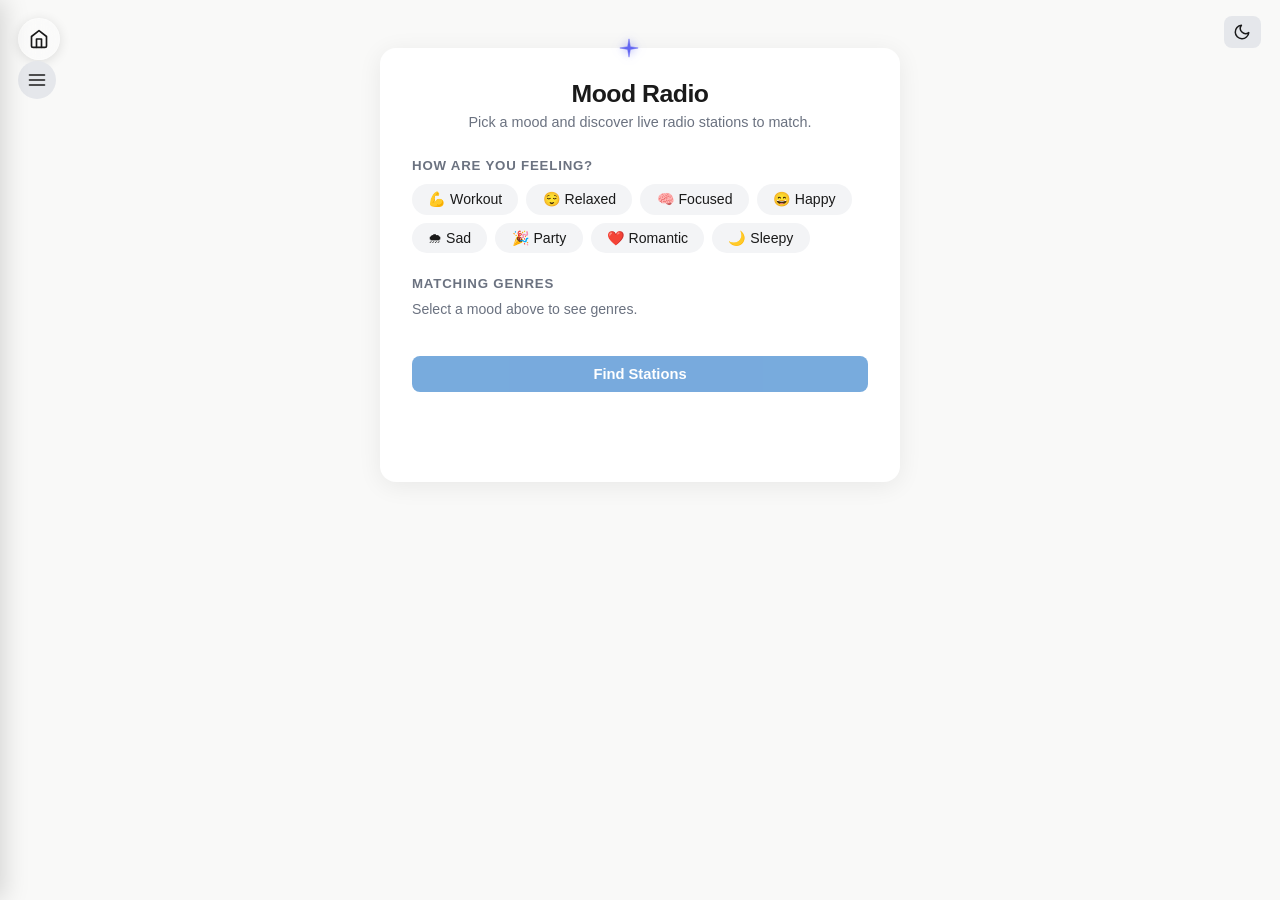
<file: music.html>
<!DOCTYPE html>
<html lang="en">
<head>
  <meta charset="UTF-8" />
  <meta name="viewport" content="width=device-width, initial-scale=1.0" />
  <title>Mood Radio – Alwin Thomas</title>
  <style>
    *, *::before, *::after { box-sizing: border-box; margin: 0; padding: 0; }

    :root {
      --bg: #f9f9f8;
      --surface: #ffffff;
      --text: #1a1a1a;
      --muted: #6b7280;
      --border: #e5e7eb;
      --accent: #0a66c2;
      --accent-hover: #0854a5;
      --radius: 16px;
      --shadow: 0 4px 24px rgba(0,0,0,0.07);
      --toggle-bg: #e5e7eb;
      --toggle-hover: #d1d5db;
      --station-bg: #f3f4f6;
      --station-hover: #e5e7eb;
    }

    [data-theme="dark"] {
      --bg: #111111;
      --surface: #1c1c1c;
      --text: #f0ede8;
      --muted: #9ca3af;
      --border: #2e2e2e;
      --shadow: 0 4px 24px rgba(0,0,0,0.45);
      --toggle-bg: #2e2e2e;
      --toggle-hover: #3a3a3a;
      --station-bg: #242424;
      --station-hover: #2e2e2e;
    }

    html { transition: background 0.2s, color 0.2s; }

    body {
      font-family: -apple-system, BlinkMacSystemFont, "Segoe UI", Roboto, sans-serif;
      background: var(--bg);
      color: var(--text);
      min-height: 100vh;
      display: flex;
      flex-direction: column;
      align-items: center;
      justify-content: flex-start;
      padding: 3rem 1rem 3rem;
    }

    /* ── Floating home button ── */
    .home-btn {
      position: fixed;
      top: 1.1rem;
      left: 1.1rem;
      width: 42px;
      height: 42px;
      border-radius: 50%;
      background: rgba(255, 255, 255, 0.25);
      backdrop-filter: blur(10px);
      -webkit-backdrop-filter: blur(10px);
      border: 1.5px solid rgba(255, 255, 255, 0.35);
      box-shadow: 0 2px 12px rgba(0, 0, 0, 0.12);
      display: flex;
      align-items: center;
      justify-content: center;
      text-decoration: none;
      color: var(--text);
      transition: background 0.15s, transform 0.1s, box-shadow 0.15s;
      z-index: 10;
    }
    [data-theme="dark"] .home-btn {
      background: rgba(30, 30, 30, 0.45);
      border-color: rgba(255, 255, 255, 0.12);
    }
    .home-btn:hover {
      background: rgba(255, 255, 255, 0.45);
      box-shadow: 0 4px 18px rgba(0, 0, 0, 0.18);
      transform: scale(1.07);
    }
    [data-theme="dark"] .home-btn:hover {
      background: rgba(50, 50, 50, 0.65);
    }
    .home-btn:active { transform: scale(0.95); }

    /* Hamburger nav */
    .hamburger {
      position: fixed;
      top: 3.8rem;
      left: 1.1rem;
      width: 38px;
      height: 38px;
      border-radius: 50%;
      border: none;
      background: var(--toggle-bg);
      color: var(--text);
      cursor: pointer;
      display: flex;
      align-items: center;
      justify-content: center;
      transition: background 0.15s;
      z-index: 200;
    }
    .hamburger:hover { background: var(--toggle-hover); }
    .nav-overlay {
      display: none;
      position: fixed;
      inset: 0;
      background: rgba(0,0,0,0.4);
      z-index: 300;
    }
    .nav-overlay.open { display: block; }
    .nav-drawer {
      position: fixed;
      top: 0; left: 0;
      width: 260px;
      height: 100%;
      background: var(--surface);
      border-right: 1px solid var(--border);
      box-shadow: 4px 0 24px rgba(0,0,0,0.15);
      transform: translateX(-100%);
      transition: transform 0.25s cubic-bezier(0.4,0,0.2,1);
      z-index: 400;
      display: flex;
      flex-direction: column;
      padding: 1.25rem 1rem;
    }
    .nav-drawer.open { transform: translateX(0); }
    .nav-drawer-header {
      display: flex;
      justify-content: space-between;
      align-items: center;
      margin-bottom: 1rem;
    }
    .nav-drawer-title {
      font-size: 0.78rem;
      font-weight: 700;
      text-transform: uppercase;
      letter-spacing: 0.08em;
      color: var(--muted);
    }
    .nav-close {
      width: 32px;
      height: 32px;
      border-radius: 8px;
      border: none;
      background: transparent;
      color: var(--text);
      cursor: pointer;
      display: flex;
      align-items: center;
      justify-content: center;
      transition: background 0.15s;
    }
    .nav-close:hover { background: var(--toggle-bg); }
    .nav-list {
      list-style: none;
      display: flex;
      flex-direction: column;
      gap: 0.25rem;
    }
    .nav-item {
      display: block;
      padding: 0.6rem 0.75rem;
      border-radius: 8px;
      text-decoration: none;
      font-size: 0.92rem;
      font-weight: 500;
      color: var(--text);
      transition: background 0.15s, color 0.15s;
    }
    .nav-item:hover {
      background: var(--toggle-bg);
      color: var(--accent);
    }

    /* ── Theme toggle ── */
    .theme-toggle {
      position: fixed;
      top: 1rem;
      right: 1.2rem;
      background: var(--toggle-bg);
      border: none;
      border-radius: 8px;
      padding: 0.45rem 0.6rem;
      cursor: pointer;
      color: var(--text);
      transition: background 0.15s;
      z-index: 10;
    }
    .theme-toggle:hover { background: var(--toggle-hover); }
    [data-theme="dark"] .icon-sun { display: block; }
    [data-theme="dark"] .icon-moon { display: none; }
    .icon-sun { display: none; }
    .icon-moon { display: block; }

    /* ── Card ── */
    .card {
      background: var(--surface);
      border-radius: var(--radius);
      box-shadow: var(--shadow);
      padding: 2rem 2rem 2.25rem;
      width: 100%;
      max-width: 520px;
    }

    .card-header {
      text-align: center;
      margin-bottom: 1.75rem;
    }

    .card-header h1 {
      font-size: 1.55rem;
      font-weight: 700;
      letter-spacing: -0.02em;
      margin-bottom: 0.4rem;
    }

    .card-header p {
      font-size: 0.9rem;
      color: var(--muted);
    }

    /* ── Mood chips ── */
    .mood-label {
      font-size: 0.83rem;
      font-weight: 600;
      letter-spacing: 0.06em;
      text-transform: uppercase;
      color: var(--muted);
      margin-bottom: 0.65rem;
    }

    .mood-chips {
      display: flex;
      flex-wrap: wrap;
      gap: 0.5rem;
      margin-bottom: 1.4rem;
    }

    .chip {
      background: var(--station-bg);
      border: 1.5px solid transparent;
      border-radius: 999px;
      padding: 0.4rem 0.95rem;
      font-size: 0.88rem;
      font-weight: 500;
      cursor: pointer;
      color: var(--text);
      transition: border-color 0.15s, background 0.15s, color 0.15s;
    }

    .chip:hover { background: var(--station-hover); }

    .chip.active {
      border-color: var(--accent);
      color: var(--accent);
      background: var(--station-bg);
    }

    /* ── Genre display ── */
    .genre-section {
      margin-bottom: 1.4rem;
    }

    .genre-tags {
      display: flex;
      flex-wrap: wrap;
      gap: 0.45rem;
      margin-top: 0.65rem;
      min-height: 2rem;
    }

    .genre-tag {
      background: var(--accent);
      color: #fff;
      border-radius: 6px;
      padding: 0.3rem 0.75rem;
      font-size: 0.82rem;
      font-weight: 600;
      letter-spacing: 0.03em;
    }

    /* ── Search button ── */
    .btn-search {
      width: 100%;
      padding: 0.65rem 1.4rem;
      background: var(--accent);
      color: #fff;
      border: none;
      border-radius: 8px;
      font-size: 0.92rem;
      font-weight: 600;
      cursor: pointer;
      transition: background 0.15s, transform 0.1s, opacity 0.15s;
      margin-bottom: 1.4rem;
    }
    .btn-search:hover { background: var(--accent-hover); }
    .btn-search:active { transform: scale(0.98); }
    .btn-search:disabled { opacity: 0.55; cursor: not-allowed; transform: none; }

    /* ── Divider ── */
    hr {
      border: none;
      border-top: 1px solid var(--border);
      margin: 0 0 1.4rem;
    }

    /* ── Status / loading ── */
    .status {
      font-size: 0.88rem;
      text-align: center;
      color: var(--muted);
      min-height: 1.2rem;
      margin-bottom: 0.75rem;
    }

    /* ── Station list ── */
    .stations-label {
      font-size: 0.83rem;
      font-weight: 600;
      letter-spacing: 0.06em;
      text-transform: uppercase;
      color: var(--muted);
      margin-bottom: 0.65rem;
    }

    .station-list {
      display: flex;
      flex-direction: column;
      gap: 0.5rem;
    }

    .station-card {
      background: var(--station-bg);
      border-radius: 10px;
      padding: 0.75rem 1rem;
      display: flex;
      align-items: center;
      justify-content: space-between;
      gap: 0.75rem;
      border: 1.5px solid transparent;
      transition: border-color 0.15s, background 0.15s;
    }

    .station-card:hover { background: var(--station-hover); }

    .station-card.playing { border-color: var(--accent); }

    .station-info { flex: 1; min-width: 0; }

    .station-name {
      font-size: 0.93rem;
      font-weight: 600;
      white-space: nowrap;
      overflow: hidden;
      text-overflow: ellipsis;
    }

    .station-meta {
      font-size: 0.8rem;
      color: var(--muted);
      margin-top: 0.15rem;
      white-space: nowrap;
      overflow: hidden;
      text-overflow: ellipsis;
    }

    .play-btn {
      background: var(--accent);
      color: #fff;
      border: none;
      border-radius: 50%;
      width: 34px;
      height: 34px;
      flex-shrink: 0;
      cursor: pointer;
      display: flex;
      align-items: center;
      justify-content: center;
      transition: background 0.15s, transform 0.1s;
    }
    .play-btn:hover { background: var(--accent-hover); }
    .play-btn:active { transform: scale(0.93); }

    /* now-playing indicator */
    .now-playing {
      display: flex;
      align-items: center;
      gap: 3px;
      margin-left: 0.5rem;
    }
    .now-playing span {
      display: block;
      width: 3px;
      border-radius: 2px;
      background: var(--accent);
      animation: bar 0.9s ease-in-out infinite alternate;
    }
    .now-playing span:nth-child(1) { height: 8px; animation-delay: 0s; }
    .now-playing span:nth-child(2) { height: 14px; animation-delay: 0.2s; }
    .now-playing span:nth-child(3) { height: 6px; animation-delay: 0.4s; }
    .now-playing span:nth-child(4) { height: 12px; animation-delay: 0.15s; }

    @keyframes bar {
      from { transform: scaleY(0.4); }
      to   { transform: scaleY(1); }
    }

    .empty-state {
      text-align: center;
      color: var(--muted);
      font-size: 0.9rem;
      padding: 1.5rem 0;
    }

    .stations-hint {
      font-size: 0.78rem;
      color: var(--muted);
      margin-bottom: 0.65rem;
      font-style: italic;
    }

    @keyframes spin {
      to { transform: rotate(360deg); }
    }

    @media (max-width: 480px) {
      .card { padding: 1.5rem 1.25rem 1.75rem; }
      body { padding: 2.5rem 0.75rem; }
    }

    /* ── Star cursor + particle trail ── */
    * { cursor: none !important; }
    #star-cursor {
      position: fixed; width: 22px; height: 22px;
      pointer-events: none; z-index: 99999;
      transform: translate(-50%, -50%); will-change: left, top;
    }
    #star-cursor svg { width: 100%; height: 100%; filter: drop-shadow(0 0 4px rgba(99,102,241,0.6)); }
    [data-theme="dark"] #star-cursor svg { filter: drop-shadow(0 0 5px rgba(129,140,248,0.9)); }
    @keyframes starSpin { to { transform: translate(-50%, -50%) rotate(360deg); } }
    #star-cursor.spinning { animation: starSpin 0.6s linear infinite; }
    .trail-particle {
      position: fixed; border-radius: 50%; pointer-events: none; z-index: 9998;
      animation: trailFade 0.5s ease-out forwards;
    }
    @keyframes trailFade {
      0%   { opacity: 0.85; transform: translate(-50%, -50%) scale(1); }
      100% { opacity: 0;    transform: translate(-50%, calc(-50% - 18px)) scale(0.2); }
    }
  </style>
</head>
<body>

  <!-- Floating home button -->
  <a class="home-btn" style="cursor:pointer" onclick="window.location.href='index.html'" aria-label="Go to home">
    <svg xmlns="http://www.w3.org/2000/svg" width="20" height="20" viewBox="0 0 24 24" fill="none"
      stroke="currentColor" stroke-width="2" stroke-linecap="round" stroke-linejoin="round" aria-hidden="true">
      <path d="M3 9l9-7 9 7v11a2 2 0 0 1-2 2H5a2 2 0 0 1-2-2z"/>
      <polyline points="9 22 9 12 15 12 15 22"/>
    </svg>
  </a>

  <!-- Hamburger -->
  <button class="hamburger" id="hamburger" aria-label="Open menu" aria-expanded="false">
    <svg xmlns="http://www.w3.org/2000/svg" width="20" height="20" viewBox="0 0 24 24" fill="none"
      stroke="currentColor" stroke-width="2" stroke-linecap="round" stroke-linejoin="round" aria-hidden="true">
      <line x1="3" y1="6" x2="21" y2="6"/><line x1="3" y1="12" x2="21" y2="12"/><line x1="3" y1="18" x2="21" y2="18"/>
    </svg>
  </button>
  <div class="nav-overlay" id="nav-overlay"></div>
  <nav class="nav-drawer" id="nav-drawer" aria-hidden="true">
    <div class="nav-drawer-header">
      <span class="nav-drawer-title">Pages</span>
      <button class="nav-close" id="nav-close" aria-label="Close menu">
        <svg width="18" height="18" viewBox="0 0 24 24" fill="none" stroke="currentColor" stroke-width="2"
          stroke-linecap="round" stroke-linejoin="round"><line x1="18" y1="6" x2="6" y2="18"/>
          <line x1="6" y1="6" x2="18" y2="18"/></svg>
      </button>
    </div>
    <ul class="nav-list">
      <li><a class="nav-item" style="cursor:pointer" onclick="window.location.href='index.html'">
        <svg xmlns="http://www.w3.org/2000/svg" width="16" height="16" viewBox="0 0 24 24" fill="none" stroke="currentColor" stroke-width="2" stroke-linecap="round" stroke-linejoin="round" aria-hidden="true"><path d="M3 9l9-7 9 7v11a2 2 0 0 1-2 2H5a2 2 0 0 1-2-2z"/><polyline points="9 22 9 12 15 12 15 22"/></svg>
        Home
      </a></li>
      <li><a class="nav-item" style="cursor:pointer" onclick="window.location.href='skill-zone.html'">
        <svg xmlns="http://www.w3.org/2000/svg" width="16" height="16" viewBox="0 0 24 24" fill="none" stroke="currentColor" stroke-width="2" stroke-linecap="round" stroke-linejoin="round" aria-hidden="true"><polygon points="12 2 15.09 8.26 22 9.27 17 14.14 18.18 21.02 12 17.77 5.82 21.02 7 14.14 2 9.27 8.91 8.26 12 2"/></svg>
        Skill Zone
      </a></li>
      <li><a class="nav-item" style="cursor:pointer" onclick="window.location.href='chill-zone.html'">
        <svg xmlns="http://www.w3.org/2000/svg" width="16" height="16" viewBox="0 0 24 24" fill="none" stroke="currentColor" stroke-width="2" stroke-linecap="round" stroke-linejoin="round" aria-hidden="true"><path d="M6 12h4m-2-2v4m5-3h.01M17 11h.01"/><rect x="2" y="6" width="20" height="12" rx="2"/></svg>
        Chill Zone
      </a></li>
      <li><a class="nav-item" style="cursor:pointer" onclick="window.location.href='architecture.html'">
        <svg xmlns="http://www.w3.org/2000/svg" width="16" height="16" viewBox="0 0 24 24" fill="none" stroke="currentColor" stroke-width="2" stroke-linecap="round" stroke-linejoin="round" aria-hidden="true"><rect x="2" y="7" width="20" height="14" rx="2"/><path d="M16 7V4a2 2 0 0 0-2-2h-4a2 2 0 0 0-2 2v3"/></svg>
        Architecture
      </a></li>
    </ul>
  </nav>

  <!-- Theme toggle -->
  <button class="theme-toggle" id="theme-toggle" aria-label="Toggle dark mode">
    <svg class="icon-sun" xmlns="http://www.w3.org/2000/svg" width="18" height="18" viewBox="0 0 24 24"
      fill="none" stroke="currentColor" stroke-width="2" stroke-linecap="round" stroke-linejoin="round" aria-hidden="true">
      <circle cx="12" cy="12" r="5"/>
      <line x1="12" y1="1" x2="12" y2="3"/><line x1="12" y1="21" x2="12" y2="23"/>
      <line x1="4.22" y1="4.22" x2="5.64" y2="5.64"/><line x1="18.36" y1="18.36" x2="19.78" y2="19.78"/>
      <line x1="1" y1="12" x2="3" y2="12"/><line x1="21" y1="12" x2="23" y2="12"/>
      <line x1="4.22" y1="19.78" x2="5.64" y2="18.36"/><line x1="18.36" y1="5.64" x2="19.78" y2="4.22"/>
    </svg>
    <svg class="icon-moon" xmlns="http://www.w3.org/2000/svg" width="18" height="18" viewBox="0 0 24 24"
      fill="none" stroke="currentColor" stroke-width="2" stroke-linecap="round" stroke-linejoin="round" aria-hidden="true">
      <path d="M21 12.79A9 9 0 1 1 11.21 3 7 7 0 0 0 21 12.79z"/>
    </svg>
  </button>

  <main class="card">
    <div class="card-header">
      <h1>Mood Radio</h1>
      <p>Pick a mood and discover live radio stations to match.</p>
    </div>

    <!-- Mood picker -->
    <p class="mood-label">How are you feeling?</p>
    <div class="mood-chips" id="mood-chips">
      <button class="chip" data-mood="workout">💪 Workout</button>
      <button class="chip" data-mood="relaxed">😌 Relaxed</button>
      <button class="chip" data-mood="focused">🧠 Focused</button>
      <button class="chip" data-mood="happy">😄 Happy</button>
      <button class="chip" data-mood="sad">🌧 Sad</button>
      <button class="chip" data-mood="party">🎉 Party</button>
      <button class="chip" data-mood="romantic">❤️ Romantic</button>
      <button class="chip" data-mood="sleepy">🌙 Sleepy</button>
    </div>

    <!-- Genre display -->
    <div class="genre-section">
      <p class="mood-label">Matching genres</p>
      <div class="genre-tags" id="genre-tags">
        <span style="color: var(--muted); font-size: 0.88rem;">Select a mood above to see genres.</span>
      </div>
    </div>

    <button class="btn-search" id="search-btn" disabled>Find Stations</button>

    <p class="status" id="status"></p>

    <!-- Results -->
    <div id="results-section" style="display:none;">
      <hr />
      <p class="stations-label">Live Stations</p>
      <p class="stations-hint">Streams may take a few seconds to connect, especially on mobile.</p>
      <div class="station-list" id="station-list"></div>
    </div>
  </main>

  <audio id="audio-player" preload="none"></audio>

  <script>
    // ── Navigation ─────────────────────────────────────────────
    const hamburgerBtn = document.getElementById('hamburger');
    const navDrawer    = document.getElementById('nav-drawer');
    const navOverlay   = document.getElementById('nav-overlay');
    const navClose     = document.getElementById('nav-close');
    function openNav() { navDrawer.classList.add('open'); navOverlay.classList.add('open'); hamburgerBtn.setAttribute('aria-expanded','true'); navDrawer.setAttribute('aria-hidden','false'); }
    function closeNav() { navDrawer.classList.remove('open'); navOverlay.classList.remove('open'); hamburgerBtn.setAttribute('aria-expanded','false'); navDrawer.setAttribute('aria-hidden','true'); }
    hamburgerBtn.addEventListener('click', openNav);
    navClose.addEventListener('click', closeNav);
    navOverlay.addEventListener('click', closeNav);

    // ── Dark mode ───────────────────────────────────────────────
    const root = document.documentElement;
    const toggleBtn = document.getElementById('theme-toggle');
    const saved = localStorage.getItem('theme');
    if (saved) {
      root.setAttribute('data-theme', saved);
    } else if (window.matchMedia('(prefers-color-scheme: dark)').matches) {
      root.setAttribute('data-theme', 'dark');
    }
    toggleBtn.addEventListener('click', () => {
      const isDark = root.getAttribute('data-theme') === 'dark';
      const next = isDark ? 'light' : 'dark';
      root.setAttribute('data-theme', next);
      localStorage.setItem('theme', next);
    });

    // ── Mood → genre map ─────────────────────────────────────────
    const MOOD_GENRES = {
      workout:  { tags: ['rock', 'metal', 'hip-hop'],          label: ['Rock', 'Metal', 'Hip-Hop'] },
      relaxed:  { tags: ['jazz', 'ambient', 'classical'],       label: ['Jazz', 'Ambient', 'Classical'] },
      focused:  { tags: ['classical', 'lofi', 'electronic'],   label: ['Classical', 'Lo-Fi', 'Electronic'] },
      happy:    { tags: ['pop', 'reggae', 'funk'],              label: ['Pop', 'Reggae', 'Funk'] },
      sad:      { tags: ['blues', 'indie', 'soul'],             label: ['Blues', 'Indie', 'Soul'] },
      party:    { tags: ['dance', 'edm', 'pop'],                label: ['Dance', 'EDM', 'Pop'] },
      romantic: { tags: ['jazz', 'soul', 'rnb'],                label: ['Jazz', 'Soul', 'R&B'] },
      sleepy:   { tags: ['ambient', 'classical', 'acoustic'],   label: ['Ambient', 'Classical', 'Acoustic'] },
    };

    // ── State ─────────────────────────────────────────────────────
    let selectedMood = null;
    let currentStationUrl = null;
    let currentPlayBtn = null;

    const chipsEl     = document.getElementById('mood-chips');
    const genreTagsEl = document.getElementById('genre-tags');
    const searchBtn   = document.getElementById('search-btn');
    const statusEl    = document.getElementById('status');
    const resultsEl   = document.getElementById('results-section');
    const stationList = document.getElementById('station-list');
    const audio       = document.getElementById('audio-player');

    // ── Chip selection ────────────────────────────────────────────
    chipsEl.addEventListener('click', (e) => {
      const chip = e.target.closest('.chip');
      if (!chip) return;

      chipsEl.querySelectorAll('.chip').forEach(c => c.classList.remove('active'));
      chip.classList.add('active');
      selectedMood = chip.dataset.mood;

      const { label } = MOOD_GENRES[selectedMood];
      genreTagsEl.innerHTML = label
        .map(g => `<span class="genre-tag">${g}</span>`)
        .join('');

      searchBtn.disabled = false;
      statusEl.textContent = '';
    });

    // ── Fetch stations ────────────────────────────────────────────
    searchBtn.addEventListener('click', async () => {
      if (!selectedMood) return;

      const { tags } = MOOD_GENRES[selectedMood];
      searchBtn.disabled = true;
      stopAudio(); // stop first (clears currentStationUrl before any error can fire)
      statusEl.textContent = 'Searching for stations…';
      resultsEl.style.display = 'none';
      stationList.innerHTML = '';

      try {
        // Pick a random tag from the genre list for variety
        const tag = tags[Math.floor(Math.random() * tags.length)];
        const url = `https://de1.api.radio-browser.info/json/stations/bytag/${encodeURIComponent(tag)}?limit=20&order=votes&reverse=true&hidebroken=true&ssl=true`;

        const res = await fetch(url);
        if (!res.ok) throw new Error('API error');
        const stations = await res.json();

        if (!stations.length) {
          statusEl.textContent = 'No stations found. Try a different mood.';
          searchBtn.disabled = false;
          return;
        }

        renderStations(stations, tag);
        statusEl.textContent = '';
        resultsEl.style.display = 'block';
      } catch {
        statusEl.textContent = 'Could not load stations. Check your connection and try again.';
      }

      searchBtn.disabled = false;
    });

    // ── Render stations ───────────────────────────────────────────
    function renderStations(stations, tag) {
      stationList.innerHTML = '';

      stations.forEach((s) => {
        const card = document.createElement('div');
        card.className = 'station-card';
        card.innerHTML = `
          <div class="station-info">
            <div class="station-name">${escHtml(s.name)}</div>
            <div class="station-meta">${escHtml(s.country || '')}${s.country && s.bitrate ? ' · ' : ''}${s.bitrate ? s.bitrate + ' kbps' : ''}</div>
          </div>
          <button class="play-btn" aria-label="Play ${escHtml(s.name)}">
            ${iconPlay()}
          </button>
        `;

        const btn = card.querySelector('.play-btn');
        btn.addEventListener('click', () => toggleStation(s, card, btn));
        stationList.appendChild(card);
      });
    }

    // ── Audio control ─────────────────────────────────────────────
    function toggleStation(station, card, btn) {
      if (currentStationUrl === station.url_resolved) {
        stopAudio();
        return;
      }

      stopAudio();
      currentStationUrl = station.url_resolved;
      currentPlayBtn = btn;

      card.classList.add('playing');
      btn.innerHTML = iconLoading(); // show buffering spinner first
      statusEl.textContent = 'Connecting…';

      audio.src = station.url_resolved;
      audio.play().catch(() => {
        if (currentStationUrl === station.url_resolved) {
          statusEl.textContent = 'Could not play this station. Try another one.';
          stopAudio();
        }
      });
    }

    // Switch to animated bars only once audio is actually streaming
    audio.addEventListener('playing', () => {
      if (currentPlayBtn) {
        currentPlayBtn.innerHTML = nowPlayingBars();
        statusEl.textContent = '';
      }
    });

    function stopAudio() {
      audio.pause();
      currentStationUrl = null; // clear BEFORE removing src to suppress error event
      audio.removeAttribute('src');
      audio.load();

      document.querySelectorAll('.station-card').forEach(c => c.classList.remove('playing'));
      document.querySelectorAll('.play-btn').forEach(b => { b.innerHTML = iconPlay(); });
      currentPlayBtn = null;
    }

    audio.addEventListener('error', () => {
      if (!currentStationUrl) return; // intentional stop — ignore
      statusEl.textContent = 'Stream error. Try a different station.';
      stopAudio();
    });

    // ── Helpers ───────────────────────────────────────────────────
    function escHtml(str) {
      return String(str)
        .replace(/&/g, '&amp;')
        .replace(/</g, '&lt;')
        .replace(/>/g, '&gt;')
        .replace(/"/g, '&quot;');
    }

    function iconPlay() {
      return `<svg xmlns="http://www.w3.org/2000/svg" width="14" height="14" viewBox="0 0 24 24"
        fill="currentColor" aria-hidden="true"><polygon points="5 3 19 12 5 21 5 3"/></svg>`;
    }

    function iconLoading() {
      return `<svg xmlns="http://www.w3.org/2000/svg" width="14" height="14" viewBox="0 0 24 24"
        fill="none" stroke="currentColor" stroke-width="2.5" stroke-linecap="round" aria-hidden="true"
        style="animation: spin 0.8s linear infinite; display:block;">
        <path d="M12 2a10 10 0 0 1 10 10" opacity="0.9"/>
        <circle cx="12" cy="12" r="10" opacity="0.2"/>
      </svg>`;
    }

    function nowPlayingBars() {
      return `<div class="now-playing">
        <span></span><span></span><span></span><span></span>
      </div>`;
    }

    // ── Star cursor + Particle trail ──────────────────────────
    if (window.matchMedia('(hover: hover) and (pointer: fine)').matches) {
      const darkColors  = ['#818cf8','#38bdf8','#34d399','#f472b6','#fb923c'];
      const lightColors = ['#6366f1','#0ea5e9','#10b981','#ec4899','#f97316'];
      const star = document.createElement('div');
      star.id = 'star-cursor';
      star.innerHTML = `<svg viewBox="0 0 24 24" fill="none" xmlns="http://www.w3.org/2000/svg">
        <path d="M12 2 L13.5 10.5 L22 12 L13.5 13.5 L12 22 L10.5 13.5 L2 12 L10.5 10.5 Z"
          fill="#6366f1" stroke="#6366f1" stroke-width="0.5" stroke-linejoin="round"/></svg>`;
      document.body.appendChild(star);
      let spinTimer = null;
      document.addEventListener('mousemove', (e) => {
        star.style.left = e.clientX + 'px';
        star.style.top  = e.clientY + 'px';
        star.classList.add('spinning');
        clearTimeout(spinTimer);
        spinTimer = setTimeout(() => star.classList.remove('spinning'), 150);
      });
      document.addEventListener('mouseleave', () => star.style.opacity = '0');
      document.addEventListener('mouseenter', () => star.style.opacity = '1');
      let lastX = -999, lastY = -999;
      document.addEventListener('mousemove', (e) => {
        const dx = e.clientX - lastX, dy = e.clientY - lastY;
        if (Math.sqrt(dx*dx + dy*dy) < 12) return;
        lastX = e.clientX; lastY = e.clientY;
        const isDark = root.getAttribute('data-theme') === 'dark';
        const colors = isDark ? darkColors : lightColors;
        const dot = document.createElement('div');
        dot.className = 'trail-particle';
        const size = Math.random() * 6 + 4;
        dot.style.cssText = `width:${size}px;height:${size}px;background:${colors[Math.floor(Math.random()*colors.length)]};left:${e.clientX}px;top:${e.clientY}px;opacity:${isDark?0.85:0.7}`;
        document.body.appendChild(dot);
        dot.addEventListener('animationend', () => dot.remove());
      });
    }
  </script>
  <script src="cursor-halo.js"></script>
</body>
</html>
</file>
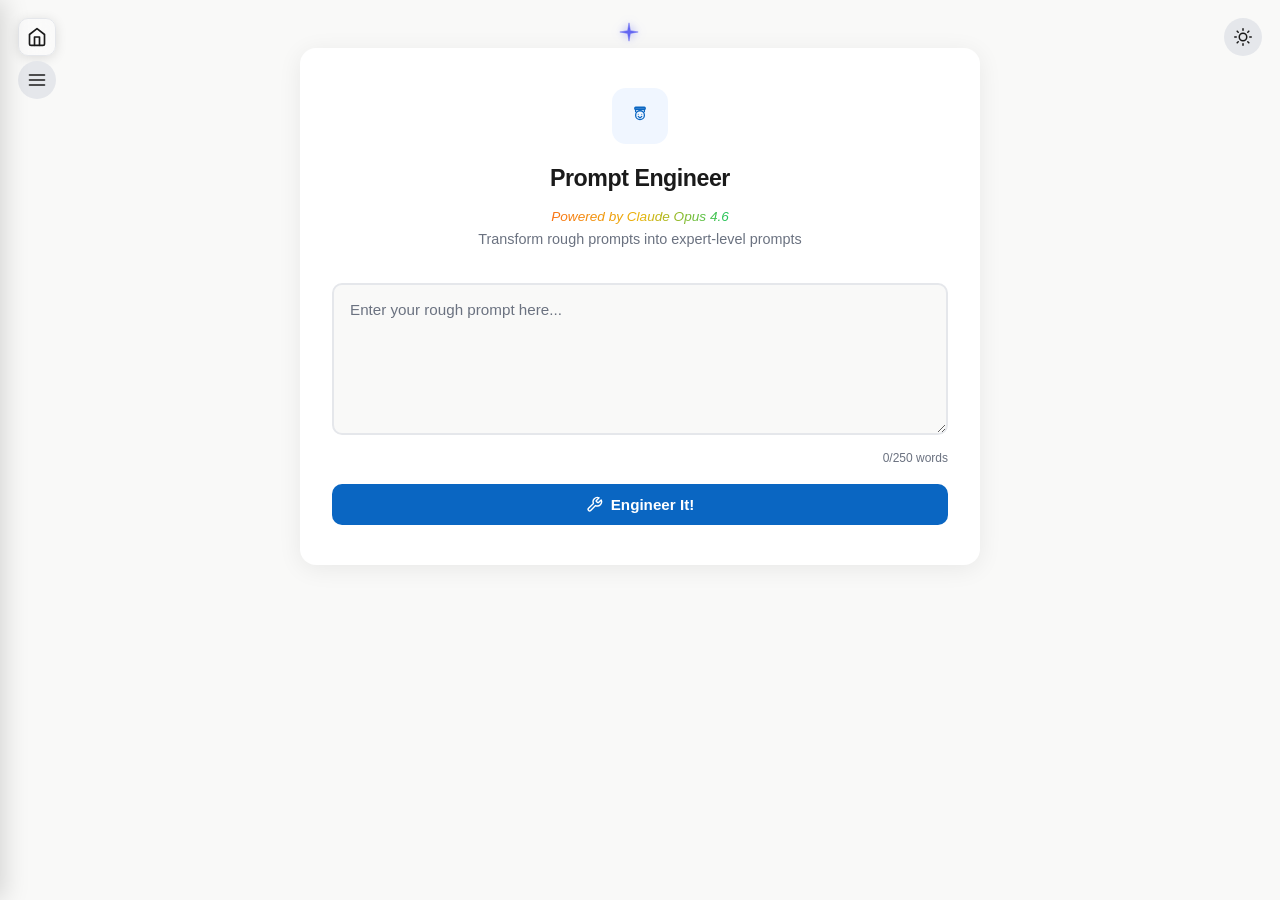
<file: prompt-engineer.html>
<!DOCTYPE html>
<html lang="en">
<head>
  <meta charset="UTF-8" />
  <meta name="viewport" content="width=device-width, initial-scale=1.0" />
  <title>Prompt Engineer — Alwin Thomas</title>
  <style>
    *, *::before, *::after { box-sizing: border-box; margin: 0; padding: 0; }

    :root {
      --bg: #f9f9f8;
      --surface: #ffffff;
      --text: #1a1a1a;
      --muted: #6b7280;
      --border: #e5e7eb;
      --accent: #0a66c2;
      --accent-hover: #0854a5;
      --radius: 16px;
      --shadow: 0 4px 24px rgba(0,0,0,0.07);
      --toggle-bg: #e5e7eb;
      --toggle-hover: #d1d5db;
      --drop-bg: #f0f6ff;
      --drop-border: #93c5fd;
      --success: #16a34a;
      --error: #dc2626;
      --tag-bg: #eff6ff;
      --tag-text: #1d4ed8;
    }
    [data-theme="dark"] {
      --bg: #111111;
      --surface: #1c1c1c;
      --text: #f0ede8;
      --muted: #9ca3af;
      --border: #2e2e2e;
      --shadow: 0 4px 24px rgba(0,0,0,0.45);
      --toggle-bg: #2e2e2e;
      --toggle-hover: #3a3a3a;
      --drop-bg: #1a2233;
      --drop-border: #3b82f6;
      --tag-bg: #1e3a5f;
      --tag-text: #93c5fd;
    }

    html { transition: background 0.2s, color 0.2s; overflow-x: hidden; }
    body {
      font-family: -apple-system, BlinkMacSystemFont, "Segoe UI", Roboto, sans-serif;
      background: var(--bg);
      color: var(--text);
      min-height: 100vh;
      display: flex;
      align-items: flex-start;
      justify-content: center;
      padding: 2rem 1rem 4rem;
      line-height: 1.6;
      transition: background 0.2s, color 0.2s;
      overflow-x: hidden;
      width: 100%;
    }

    /* ── Theme toggle ── */
    .theme-toggle {
      position: fixed; top: 1.1rem; right: 1.1rem;
      width: 38px; height: 38px; border-radius: 50%; border: none;
      background: var(--toggle-bg); color: var(--text); cursor: pointer;
      display: flex; align-items: center; justify-content: center;
      transition: background 0.15s, transform 0.1s; z-index: 100;
    }
    .theme-toggle:hover { background: var(--toggle-hover); }
    .theme-toggle:active { transform: scale(0.92); }
    .theme-toggle .icon-sun, .theme-toggle .icon-moon {
      position: absolute; transition: opacity 0.2s, transform 0.2s;
    }
    .theme-toggle .icon-moon { opacity: 0; transform: rotate(-30deg) scale(0.8); }
    [data-theme="dark"] .theme-toggle .icon-sun { opacity: 0; transform: rotate(30deg) scale(0.8); }
    [data-theme="dark"] .theme-toggle .icon-moon { opacity: 1; transform: rotate(0deg) scale(1); }

    /* ── Navigation ── */
    .home-btn {
      position: fixed; top: 1.1rem; left: 1.1rem;
      width: 38px; height: 38px; border-radius: 10px;
      display: flex; align-items: center; justify-content: center;
      text-decoration: none; color: var(--text);
      background: rgba(255,255,255,0.25); border: 1.5px solid var(--border);
      backdrop-filter: blur(10px); -webkit-backdrop-filter: blur(10px);
      transition: transform 0.15s, box-shadow 0.15s, background 0.15s;
      z-index: 100; box-shadow: 0 2px 12px rgba(0,0,0,0.12);
    }
    [data-theme="dark"] .home-btn { background: rgba(30,30,30,0.45); }
    .home-btn:hover { transform: scale(1.07); box-shadow: 0 4px 16px rgba(0,0,0,0.18); }

    .hamburger {
      position: fixed; top: 3.8rem; left: 1.1rem;
      width: 38px; height: 38px; border-radius: 50%; border: none;
      background: var(--toggle-bg); color: var(--text); cursor: pointer;
      display: flex; align-items: center; justify-content: center;
      transition: background 0.15s; z-index: 200;
    }
    .hamburger:hover { background: var(--toggle-hover); }

    .nav-overlay { display: none; position: fixed; inset: 0; background: rgba(0,0,0,0.4); z-index: 300; }
    .nav-overlay.open { display: block; }
    .nav-drawer {
      position: fixed; top: 0; left: 0; width: 260px; height: 100%;
      background: var(--surface); border-right: 1px solid var(--border);
      box-shadow: 4px 0 24px rgba(0,0,0,0.15);
      transform: translateX(-100%); transition: transform 0.25s cubic-bezier(0.4,0,0.2,1);
      z-index: 400; display: flex; flex-direction: column; padding: 1.25rem 1rem;
    }
    .nav-drawer.open { transform: translateX(0); }
    .nav-drawer-header { display: flex; justify-content: space-between; align-items: center; margin-bottom: 1rem; }
    .nav-drawer-title { font-size: 0.78rem; font-weight: 700; text-transform: uppercase; letter-spacing: 0.08em; color: var(--muted); }
    .nav-close {
      width: 32px; height: 32px; border-radius: 8px; border: none;
      background: transparent; color: var(--text); cursor: pointer;
      display: flex; align-items: center; justify-content: center; transition: background 0.15s;
    }
    .nav-close:hover { background: var(--toggle-bg); }
    .nav-list { list-style: none; display: flex; flex-direction: column; gap: 0.25rem; }
    .nav-item {
      display: flex; align-items: center; gap: 0.5rem;
      padding: 0.6rem 0.75rem; border-radius: 8px; text-decoration: none;
      font-size: 0.92rem; font-weight: 500; color: var(--text);
      transition: background 0.15s, color 0.15s;
    }
    .nav-item:hover { background: var(--toggle-bg); color: var(--accent); }

    /* ── Rainbow text ── */
    @keyframes rainbowShift {
      0%   { background-position: 0% 50%; }
      50%  { background-position: 100% 50%; }
      100% { background-position: 0% 50%; }
    }
    .rainbow-text {
      background: linear-gradient(90deg, #f97316, #eab308, #22c55e, #3b82f6, #a855f7, #ec4899, #f97316);
      background-size: 300% 100%;
      -webkit-background-clip: text; background-clip: text;
      -webkit-text-fill-color: transparent; color: transparent;
      animation: rainbowShift 4s ease infinite; font-weight: 500;
    }

    /* ── Card ── */
    .card {
      background: var(--surface); border-radius: var(--radius);
      box-shadow: var(--shadow); padding: 2.5rem 2rem;
      max-width: 680px; width: 100%; margin-top: 1rem;
    }
    .card-header {
      display: flex; flex-direction: column; align-items: center;
      text-align: center; margin-bottom: 2rem;
    }
    .icon-wrap {
      width: 56px; height: 56px; background: var(--drop-bg);
      border-radius: 14px; display: flex; align-items: center;
      justify-content: center; margin-bottom: 1rem;
    }
    .icon-wrap svg { color: var(--accent); }
    h1 { font-size: 1.45rem; font-weight: 700; letter-spacing: -0.02em; margin-bottom: 0.3rem; }
    .subtitle { font-size: 0.9rem; color: var(--muted); }

    /* ── Textarea input ── */
    .prompt-textarea {
      width: 100%; min-height: 120px; max-height: 300px;
      padding: 0.85rem 1rem; border: 2px solid var(--border);
      border-radius: 10px; background: var(--bg); color: var(--text);
      font-size: 0.95rem; font-family: inherit; outline: none;
      resize: vertical; transition: border-color 0.2s; line-height: 1.6;
    }
    .prompt-textarea:focus { border-color: var(--accent); }
    .prompt-textarea::placeholder { color: var(--muted); }

    .word-counter {
      text-align: right; font-size: 0.75rem; color: var(--muted);
      margin-top: 0.35rem; transition: color 0.2s;
    }
    .word-counter.over-limit { color: var(--error); font-weight: 600; }

    .engineer-btn {
      display: flex; align-items: center; justify-content: center;
      gap: 0.5rem; width: 100%; padding: 0.75rem; margin-top: 1rem;
      border: none; border-radius: 10px; background: var(--accent);
      color: #fff; font-size: 0.95rem; font-weight: 600;
      font-family: inherit; cursor: pointer;
      transition: background 0.15s, opacity 0.15s, transform 0.1s;
    }
    .engineer-btn:hover:not(:disabled) { background: var(--accent-hover); }
    .engineer-btn:active:not(:disabled) { transform: scale(0.98); }
    .engineer-btn:disabled { opacity: 0.45; cursor: not-allowed; }

    /* ── Spinner ── */
    .spinner {
      width: 18px; height: 18px;
      border: 2.5px solid rgba(255,255,255,0.35); border-top-color: #fff;
      border-radius: 50%; animation: spin 0.7s linear infinite;
      flex-shrink: 0; display: inline-block;
    }
    @keyframes spin { to { transform: rotate(360deg); } }

    /* ── Loading ── */
    .loading-section {
      text-align: center; padding: 2rem 0; display: none;
    }
    .loading-section.visible { display: block; }
    .loading-spinner {
      width: 32px; height: 32px;
      border: 3px solid var(--border); border-top-color: var(--accent);
      border-radius: 50%; animation: spin 0.7s linear infinite;
      margin: 0 auto 1rem;
    }

    /* ── Results ── */
    @keyframes fadeIn { from { opacity: 0; transform: translateY(6px); } to { opacity: 1; transform: none; } }

    .results-section { display: none; margin-top: 1.5rem; animation: fadeIn 0.3s ease; }
    .results-section.visible { display: block; }

    .divider { width: 100%; height: 1px; background: var(--border); margin: 1.5rem 0 1.25rem; }

    .results-label {
      font-size: 0.78rem; font-weight: 700; text-transform: uppercase;
      letter-spacing: 0.08em; color: var(--muted); margin-bottom: 0.75rem;
      display: flex; align-items: center; gap: 0.5rem;
    }
    .results-label::after { content: ''; flex: 1; height: 1px; background: var(--border); }

    .result-code {
      font-size: 0.9rem; color: var(--text); line-height: 1.75;
      white-space: pre-wrap; word-wrap: break-word;
      background: var(--bg); border: 1.5px solid var(--border);
      border-radius: 10px; padding: 1.25rem 1.25rem;
      font-family: 'SF Mono', 'Fira Code', 'Cascadia Code', monospace;
    }

    .result-error {
      font-size: 0.9rem; color: var(--error);
      background: #fef2f2; border: 1.5px solid #fecaca;
      border-radius: 10px; padding: 0.85rem 1rem;
    }
    [data-theme="dark"] .result-error { background: #2d1515; border-color: #7f1d1d; }

    /* Copy button */
    .copy-btn {
      display: inline-flex; align-items: center; gap: 0.35rem;
      margin-top: 0.75rem; padding: 0.4rem 0.85rem;
      border: 1.5px solid var(--border); border-radius: 7px;
      background: transparent; color: var(--muted);
      font-size: 0.8rem; font-weight: 600; font-family: inherit;
      cursor: pointer; transition: border-color 0.15s, color 0.15s;
    }
    .copy-btn:hover { border-color: var(--accent); color: var(--accent); }
    .copy-btn.copied { color: var(--success); border-color: var(--success); }

    /* ── Refine section ── */
    .refine-section {
      display: none; margin-top: 1.25rem; animation: fadeIn 0.3s ease;
    }
    .refine-section.visible { display: block; }

    .refine-row {
      display: flex; gap: 0.5rem; align-items: flex-end;
    }
    .refine-input {
      flex: 1; padding: 0.6rem 0.85rem;
      border: 1.5px solid var(--border); border-radius: 10px;
      background: var(--bg); color: var(--text);
      font-size: 0.88rem; font-family: inherit;
      outline: none; transition: border-color 0.15s;
    }
    .refine-input:focus { border-color: var(--accent); }
    .refine-input::placeholder { color: var(--muted); }
    .refine-input:disabled { opacity: 0.5; cursor: not-allowed; }

    .refine-btn {
      padding: 0.6rem 1rem; border: none; border-radius: 10px;
      background: var(--accent); color: #fff;
      font-size: 0.88rem; font-weight: 600; font-family: inherit;
      cursor: pointer; transition: background 0.15s, opacity 0.15s;
      white-space: nowrap;
    }
    .refine-btn:hover:not(:disabled) { background: var(--accent-hover); }
    .refine-btn:disabled { opacity: 0.45; cursor: not-allowed; }

    .refine-label {
      font-size: 0.8rem; color: var(--muted); margin-bottom: 0.5rem;
    }

    .refined-notice {
      display: none; font-size: 0.82rem; color: var(--success);
      margin-top: 0.5rem; font-weight: 500;
    }

    .quick-actions {
      display: flex; gap: 0.5rem; margin-bottom: 0.75rem; flex-wrap: wrap;
    }
    .quick-btn {
      padding: 0.4rem 0.85rem; border: 1.5px solid var(--border); border-radius: 20px;
      background: var(--bg); color: var(--text);
      font-size: 0.78rem; font-family: inherit; font-weight: 500;
      cursor: pointer; transition: all 0.2s;
    }
    .quick-btn:hover:not(:disabled) {
      border-color: var(--accent); color: var(--accent); background: var(--drop-bg);
    }
    .quick-btn:disabled {
      opacity: 0.4; cursor: not-allowed; border-color: var(--muted); color: var(--muted);
    }
    .refined-notice.visible { display: block; }

    /* ── Responsive ── */
    @media (max-width: 520px) {
      .card { padding: 1.75rem 1rem; }
      h1 { font-size: 1.25rem; }
    }

    /* ── Star cursor + particle trail ── */
    * { cursor: none !important; }
    #star-cursor {
      position: fixed; width: 22px; height: 22px;
      pointer-events: none; z-index: 99999;
      transform: translate(-50%, -50%); will-change: left, top;
    }
    #star-cursor svg { width: 100%; height: 100%; filter: drop-shadow(0 0 4px rgba(99,102,241,0.6)); }
    [data-theme="dark"] #star-cursor svg { filter: drop-shadow(0 0 5px rgba(129,140,248,0.9)); }
    @keyframes starSpin { to { transform: translate(-50%, -50%) rotate(360deg); } }
    #star-cursor.spinning { animation: starSpin 0.6s linear infinite; }
    .trail-particle {
      position: fixed; border-radius: 50%; pointer-events: none; z-index: 9998;
      animation: trailFade 0.5s ease-out forwards;
    }
    @keyframes trailFade {
      0%   { opacity: 0.85; transform: translate(-50%, -50%) scale(1); }
      100% { opacity: 0;    transform: translate(-50%, calc(-50% - 18px)) scale(0.2); }
    }
  </style>
</head>
<body>

  <!-- Home button -->
  <a class="home-btn" style="cursor:pointer" onclick="window.location.href='index.html'" aria-label="Go to home">
    <svg xmlns="http://www.w3.org/2000/svg" width="20" height="20" viewBox="0 0 24 24" fill="none"
      stroke="currentColor" stroke-width="2" stroke-linecap="round" stroke-linejoin="round" aria-hidden="true">
      <path d="M3 9l9-7 9 7v11a2 2 0 0 1-2 2H5a2 2 0 0 1-2-2z"/>
      <polyline points="9 22 9 12 15 12 15 22"/>
    </svg>
  </a>

  <!-- Hamburger -->
  <button class="hamburger" id="hamburger" aria-label="Open menu" aria-expanded="false">
    <svg xmlns="http://www.w3.org/2000/svg" width="20" height="20" viewBox="0 0 24 24" fill="none"
      stroke="currentColor" stroke-width="2" stroke-linecap="round" stroke-linejoin="round" aria-hidden="true">
      <line x1="3" y1="6" x2="21" y2="6"/>
      <line x1="3" y1="12" x2="21" y2="12"/>
      <line x1="3" y1="18" x2="21" y2="18"/>
    </svg>
  </button>

  <!-- Nav drawer -->
  <div class="nav-overlay" id="nav-overlay"></div>
  <nav class="nav-drawer" id="nav-drawer" aria-hidden="true">
    <div class="nav-drawer-header">
      <span class="nav-drawer-title">Pages</span>
      <button class="nav-close" id="nav-close" aria-label="Close menu">
        <svg width="18" height="18" viewBox="0 0 24 24" fill="none" stroke="currentColor" stroke-width="2"
          stroke-linecap="round" stroke-linejoin="round"><line x1="18" y1="6" x2="6" y2="18"/>
          <line x1="6" y1="6" x2="18" y2="18"/></svg>
      </button>
    </div>
    <ul class="nav-list">
      <li><a class="nav-item" style="cursor:pointer" onclick="window.location.href='index.html'">
        <svg xmlns="http://www.w3.org/2000/svg" width="16" height="16" viewBox="0 0 24 24" fill="none" stroke="currentColor" stroke-width="2" stroke-linecap="round" stroke-linejoin="round" aria-hidden="true"><path d="M3 9l9-7 9 7v11a2 2 0 0 1-2 2H5a2 2 0 0 1-2-2z"/><polyline points="9 22 9 12 15 12 15 22"/></svg>
        Home
      </a></li>
      <li><a class="nav-item" style="cursor:pointer" onclick="window.location.href='skill-zone.html'">
        <svg xmlns="http://www.w3.org/2000/svg" width="16" height="16" viewBox="0 0 24 24" fill="none" stroke="currentColor" stroke-width="2" stroke-linecap="round" stroke-linejoin="round" aria-hidden="true"><polygon points="12 2 15.09 8.26 22 9.27 17 14.14 18.18 21.02 12 17.77 5.82 21.02 7 14.14 2 9.27 8.91 8.26 12 2"/></svg>
        Skill Zone
      </a></li>
      <li><a class="nav-item" style="cursor:pointer" onclick="window.location.href='chill-zone.html'">
        <svg xmlns="http://www.w3.org/2000/svg" width="16" height="16" viewBox="0 0 24 24" fill="none" stroke="currentColor" stroke-width="2" stroke-linecap="round" stroke-linejoin="round" aria-hidden="true"><path d="M6 12h4m-2-2v4m5-3h.01M17 11h.01"/><rect x="2" y="6" width="20" height="12" rx="2"/></svg>
        Chill Zone
      </a></li>
      <li><a class="nav-item" style="cursor:pointer" onclick="window.location.href='architecture.html'">
        <svg xmlns="http://www.w3.org/2000/svg" width="16" height="16" viewBox="0 0 24 24" fill="none" stroke="currentColor" stroke-width="2" stroke-linecap="round" stroke-linejoin="round" aria-hidden="true"><rect x="2" y="7" width="20" height="14" rx="2"/><path d="M16 7V4a2 2 0 0 0-2-2h-4a2 2 0 0 0-2 2v3"/></svg>
        Architecture
      </a></li>
    </ul>
  </nav>

  <!-- Theme toggle -->
  <button class="theme-toggle" id="theme-toggle" aria-label="Toggle dark mode">
    <svg class="icon-sun" xmlns="http://www.w3.org/2000/svg" width="18" height="18" viewBox="0 0 24 24" fill="none" stroke="currentColor" stroke-width="2" stroke-linecap="round" stroke-linejoin="round">
      <circle cx="12" cy="12" r="5"/><line x1="12" y1="1" x2="12" y2="3"/><line x1="12" y1="21" x2="12" y2="23"/>
      <line x1="4.22" y1="4.22" x2="5.64" y2="5.64"/><line x1="18.36" y1="18.36" x2="19.78" y2="19.78"/>
      <line x1="1" y1="12" x2="3" y2="12"/><line x1="21" y1="12" x2="23" y2="12"/>
      <line x1="4.22" y1="19.78" x2="5.64" y2="18.36"/><line x1="18.36" y1="5.64" x2="19.78" y2="4.22"/>
    </svg>
    <svg class="icon-moon" xmlns="http://www.w3.org/2000/svg" width="18" height="18" viewBox="0 0 24 24" fill="none" stroke="currentColor" stroke-width="2" stroke-linecap="round" stroke-linejoin="round">
      <path d="M21 12.79A9 9 0 1 1 11.21 3 7 7 0 0 0 21 12.79z"/>
    </svg>
  </button>

  <main class="card">
    <!-- Header -->
    <div class="card-header">
      <div class="icon-wrap">
        <svg width="28" height="28" viewBox="0 0 64 64" fill="none" stroke="currentColor" stroke-width="3" stroke-linecap="round">
          <circle cx="32" cy="30" r="10"/>
          <circle cx="28" cy="28" r="1.2" fill="currentColor" stroke="none"/>
          <circle cx="36" cy="28" r="1.2" fill="currentColor" stroke="none"/>
          <path d="M28 33c0 0 2 2.5 4 2.5s4-2.5 4-2.5"/>
          <path d="M22 22 L22 16 L42 16 L42 22"/>
          <rect x="20" y="12" width="24" height="5" rx="2"/>
        </svg>
      </div>
      <h1>Prompt Engineer</h1>
      <p style="font-style:italic; font-size:0.85rem; margin-top:0.25rem;"><span class="rainbow-text">Powered by Claude Opus 4.6</span></p>
      <p class="subtitle">Transform rough prompts into expert-level prompts</p>
    </div>

    <!-- Input -->
    <textarea class="prompt-textarea" id="prompt-textarea" placeholder="Enter your rough prompt here..." rows="5"></textarea>
    <p class="word-counter" id="word-counter">0/250 words</p>

    <button class="engineer-btn" id="engineer-btn">
      <svg width="17" height="17" viewBox="0 0 24 24" fill="none" stroke="currentColor" stroke-width="2" stroke-linecap="round" stroke-linejoin="round">
        <path d="M14.7 6.3a1 1 0 0 0 0 1.4l1.6 1.6a1 1 0 0 0 1.4 0l3.77-3.77a6 6 0 0 1-7.94 7.94l-6.91 6.91a2.12 2.12 0 0 1-3-3l6.91-6.91a6 6 0 0 1 7.94-7.94l-3.76 3.76z"/>
      </svg>
      Engineer It!
    </button>

    <!-- Loading -->
    <div class="loading-section" id="loading-section">
      <div class="loading-spinner"></div>
      <p style="font-size:0.95rem; font-weight:500;">Engineering your prompt...</p>
      <p style="font-size:0.8rem; color:var(--muted); margin-top:0.25rem;">Crafting the perfect prompt</p>
    </div>

    <!-- Results -->
    <div class="results-section" id="results-section">
      <div class="divider"></div>
      <p class="results-label">Engineered Prompt</p>
      <div class="result-code" id="result-code"></div>
      <button class="copy-btn" id="copy-btn" aria-label="Copy engineered prompt">
        <svg width="13" height="13" viewBox="0 0 24 24" fill="none" stroke="currentColor" stroke-width="2" stroke-linecap="round" stroke-linejoin="round">
          <rect x="9" y="9" width="13" height="13" rx="2"/><path d="M5 15H4a2 2 0 0 1-2-2V4a2 2 0 0 1 2-2h9a2 2 0 0 1 2 2v1"/>
        </svg>
        Copy
      </button>

      <!-- Refine -->
      <div class="refine-section" id="refine-section">
        <div class="divider"></div>
        <p class="refine-label">Quick tweaks:</p>
        <div class="quick-actions">
          <button class="quick-btn" data-action="Make this shorter">✂️ Shorter</button>
          <button class="quick-btn" data-action="Add a persona or role to the prompt">👤 Add Persona</button>
          <button class="quick-btn" data-action="Make this more formal and professional">📋 Formal</button>
        </div>
        <p class="refined-notice" id="refined-notice">Prompt refined successfully!</p>
      </div>
    </div>
  </main>

  <script>
    // ── API base ────────────────────────────────────────────────
    const API_BASE = window.location.hostname === 'localhost' || window.location.hostname === '127.0.0.1'
      ? 'http://localhost:8788'
      : 'https://claudecodeproject.onrender.com';

    // ── Navigation ─────────────────────────────────────────────────
    const hamburgerBtn = document.getElementById('hamburger');
    const navDrawer    = document.getElementById('nav-drawer');
    const navOverlay   = document.getElementById('nav-overlay');
    const navClose     = document.getElementById('nav-close');

    function openNav() { navDrawer.classList.add('open'); navOverlay.classList.add('open'); hamburgerBtn.setAttribute('aria-expanded','true'); navDrawer.setAttribute('aria-hidden','false'); }
    function closeNav() { navDrawer.classList.remove('open'); navOverlay.classList.remove('open'); hamburgerBtn.setAttribute('aria-expanded','false'); navDrawer.setAttribute('aria-hidden','true'); }
    hamburgerBtn.addEventListener('click', openNav);
    navClose.addEventListener('click', closeNav);
    navOverlay.addEventListener('click', closeNav);

    // ── Theme ──────────────────────────────────────────────────────
    const root = document.documentElement;
    const toggleBtn = document.getElementById('theme-toggle');
    const saved = localStorage.getItem('theme');
    if (saved) root.setAttribute('data-theme', saved);
    else if (window.matchMedia('(prefers-color-scheme: dark)').matches) root.setAttribute('data-theme', 'dark');
    toggleBtn.addEventListener('click', () => {
      const next = root.getAttribute('data-theme') === 'dark' ? 'light' : 'dark';
      root.setAttribute('data-theme', next);
      localStorage.setItem('theme', next);
    });

    // ── DOM refs ────────────────────────────────────────────────
    const promptTextarea = document.getElementById('prompt-textarea');
    const wordCounter    = document.getElementById('word-counter');
    const engineerBtn    = document.getElementById('engineer-btn');
    const loadingSection = document.getElementById('loading-section');
    const resultsSection = document.getElementById('results-section');
    const resultCode     = document.getElementById('result-code');
    const copyBtn        = document.getElementById('copy-btn');
    const refineSection  = document.getElementById('refine-section');
    const refinedNotice  = document.getElementById('refined-notice');

    const WORD_LIMIT = 250;
    let currentEngineeredPrompt = '';
    let hasRefined = false;

    // ── Word count ──────────────────────────────────────────────
    function countWords(text) {
      const trimmed = text.trim();
      if (!trimmed) return 0;
      return trimmed.split(/\s+/).length;
    }

    function updateWordCount() {
      const count = countWords(promptTextarea.value);
      wordCounter.textContent = `${count}/${WORD_LIMIT} words`;
      if (count > WORD_LIMIT) {
        wordCounter.classList.add('over-limit');
        engineerBtn.disabled = true;
      } else {
        wordCounter.classList.remove('over-limit');
        engineerBtn.disabled = false;
      }
    }

    promptTextarea.addEventListener('input', updateWordCount);

    // ── Engineer ────────────────────────────────────────────────
    engineerBtn.addEventListener('click', engineerPrompt);

    async function engineerPrompt() {
      const rawPrompt = promptTextarea.value.trim();
      if (!rawPrompt) return;
      if (countWords(rawPrompt) > WORD_LIMIT) return;

      engineerBtn.disabled = true;
      engineerBtn.innerHTML = '<div class="spinner"></div> Engineering...';
      loadingSection.classList.add('visible');
      resultsSection.classList.remove('visible');

      try {
        const res = await fetch(`${API_BASE}/prompt-engineer`, {
          method: 'POST',
          headers: { 'Content-Type': 'application/json' },
          body: JSON.stringify({ prompt: rawPrompt })
        });

        const data = await res.json();
        if (!res.ok) throw new Error(data.error || 'Engineering failed');

        currentEngineeredPrompt = data.result || data.engineered || '';
        resultCode.textContent = currentEngineeredPrompt;
        resultsSection.classList.add('visible');

        // Show refine section and reset all buttons
        hasRefined = false;
        refinedNotice.classList.remove('visible');
        document.querySelectorAll('.quick-btn').forEach(b => {
          b.disabled = false;
          b.textContent = b.dataset.action.includes('shorter') ? '✂️ Shorter'
            : b.dataset.action.includes('persona') ? '👤 Add Persona' : '📋 Formal';
        });
        refineSection.classList.add('visible');

        resultsSection.scrollIntoView({ behavior: 'smooth', block: 'nearest' });
      } catch (err) {
        resultCode.innerHTML = `<span style="color:var(--error)">${escHtml(err.message)}</span>`;
        resultsSection.classList.add('visible');
        refineSection.classList.remove('visible');
      } finally {
        loadingSection.classList.remove('visible');
        engineerBtn.disabled = false;
        engineerBtn.innerHTML = `<svg width="17" height="17" viewBox="0 0 24 24" fill="none" stroke="currentColor" stroke-width="2" stroke-linecap="round" stroke-linejoin="round"><path d="M14.7 6.3a1 1 0 0 0 0 1.4l1.6 1.6a1 1 0 0 0 1.4 0l3.77-3.77a6 6 0 0 1-7.94 7.94l-6.91 6.91a2.12 2.12 0 0 1-3-3l6.91-6.91a6 6 0 0 1 7.94-7.94l-3.76 3.76z"/></svg> Engineer It!`;
        updateWordCount();
      }
    }

    // ── Quick action buttons ──────────────────────────────────
    document.querySelectorAll('.quick-btn').forEach(btn => {
      btn.addEventListener('click', () => {
        btn.disabled = true;
        doRefine(btn.dataset.action, btn);
      });
    });

    async function doRefine(instruction, triggerBtn) {
      if (!instruction) return;

      triggerBtn.textContent = '⏳';
      refinedNotice.classList.remove('visible');

      try {
        const res = await fetch(`${API_BASE}/prompt-engineer`, {
          method: 'POST',
          headers: { 'Content-Type': 'application/json' },
          body: JSON.stringify({
            prompt: currentEngineeredPrompt,
            refine: instruction
          })
        });

        const data = await res.json();
        if (!res.ok) throw new Error(data.error || 'Refinement failed');

        currentEngineeredPrompt = data.result || data.engineered || '';
        resultCode.textContent = currentEngineeredPrompt;

        triggerBtn.textContent = '✓ Done';
        refinedNotice.textContent = 'Prompt refined successfully!';
        refinedNotice.style.color = 'var(--success)';
        refinedNotice.classList.add('visible');
      } catch (err) {
        refinedNotice.textContent = err.message;
        refinedNotice.style.color = 'var(--error)';
        refinedNotice.classList.add('visible');
        triggerBtn.disabled = false;
        triggerBtn.textContent = triggerBtn.dataset.action.includes('shorter') ? '✂️ Shorter'
          : triggerBtn.dataset.action.includes('persona') ? '👤 Add Persona' : '📋 Formal';
      }
    }

    // ── Copy button ────────────────────────────────────────────
    copyBtn.addEventListener('click', () => {
      navigator.clipboard.writeText(currentEngineeredPrompt).then(() => {
        copyBtn.classList.add('copied');
        copyBtn.innerHTML = `<svg width="13" height="13" viewBox="0 0 24 24" fill="none" stroke="currentColor" stroke-width="2" stroke-linecap="round" stroke-linejoin="round"><polyline points="20 6 9 17 4 12"/></svg> Copied!`;
        setTimeout(() => {
          copyBtn.classList.remove('copied');
          copyBtn.innerHTML = `<svg width="13" height="13" viewBox="0 0 24 24" fill="none" stroke="currentColor" stroke-width="2" stroke-linecap="round" stroke-linejoin="round"><rect x="9" y="9" width="13" height="13" rx="2"/><path d="M5 15H4a2 2 0 0 1-2-2V4a2 2 0 0 1 2-2h9a2 2 0 0 1 2 2v1"/></svg> Copy`;
        }, 2000);
      });
    });

    function escHtml(s) {
      return s.replace(/&/g,'&amp;').replace(/</g,'&lt;').replace(/>/g,'&gt;').replace(/"/g,'&quot;');
    }

    // ── Star cursor + Particle trail ──────────────────────────
    if (window.matchMedia('(hover: hover) and (pointer: fine)').matches) {
      const darkColors  = ['#818cf8','#38bdf8','#34d399','#f472b6','#fb923c'];
      const lightColors = ['#6366f1','#0ea5e9','#10b981','#ec4899','#f97316'];
      const star = document.createElement('div');
      star.id = 'star-cursor';
      star.innerHTML = `<svg viewBox="0 0 24 24" fill="none" xmlns="http://www.w3.org/2000/svg">
        <path d="M12 2 L13.5 10.5 L22 12 L13.5 13.5 L12 22 L10.5 13.5 L2 12 L10.5 10.5 Z"
          fill="#6366f1" stroke="#6366f1" stroke-width="0.5" stroke-linejoin="round"/></svg>`;
      document.body.appendChild(star);
      let spinTimer = null;
      document.addEventListener('mousemove', (e) => {
        star.style.left = e.clientX + 'px';
        star.style.top  = e.clientY + 'px';
        star.classList.add('spinning');
        clearTimeout(spinTimer);
        spinTimer = setTimeout(() => star.classList.remove('spinning'), 150);
      });
      document.addEventListener('mouseleave', () => star.style.opacity = '0');
      document.addEventListener('mouseenter', () => star.style.opacity = '1');
      let lastX = -999, lastY = -999;
      document.addEventListener('mousemove', (e) => {
        const dx = e.clientX - lastX, dy = e.clientY - lastY;
        if (Math.sqrt(dx*dx + dy*dy) < 12) return;
        lastX = e.clientX; lastY = e.clientY;
        const isDark = root.getAttribute('data-theme') === 'dark';
        const colors = isDark ? darkColors : lightColors;
        const dot = document.createElement('div');
        dot.className = 'trail-particle';
        const size = Math.random() * 6 + 4;
        dot.style.cssText = `width:${size}px;height:${size}px;background:${colors[Math.floor(Math.random()*colors.length)]};left:${e.clientX}px;top:${e.clientY}px;opacity:${isDark?0.85:0.7}`;
        document.body.appendChild(dot);
        dot.addEventListener('animationend', () => dot.remove());
      });
    }
  </script>
  <script src="cursor-halo.js"></script>
</body>
</html>
</file>
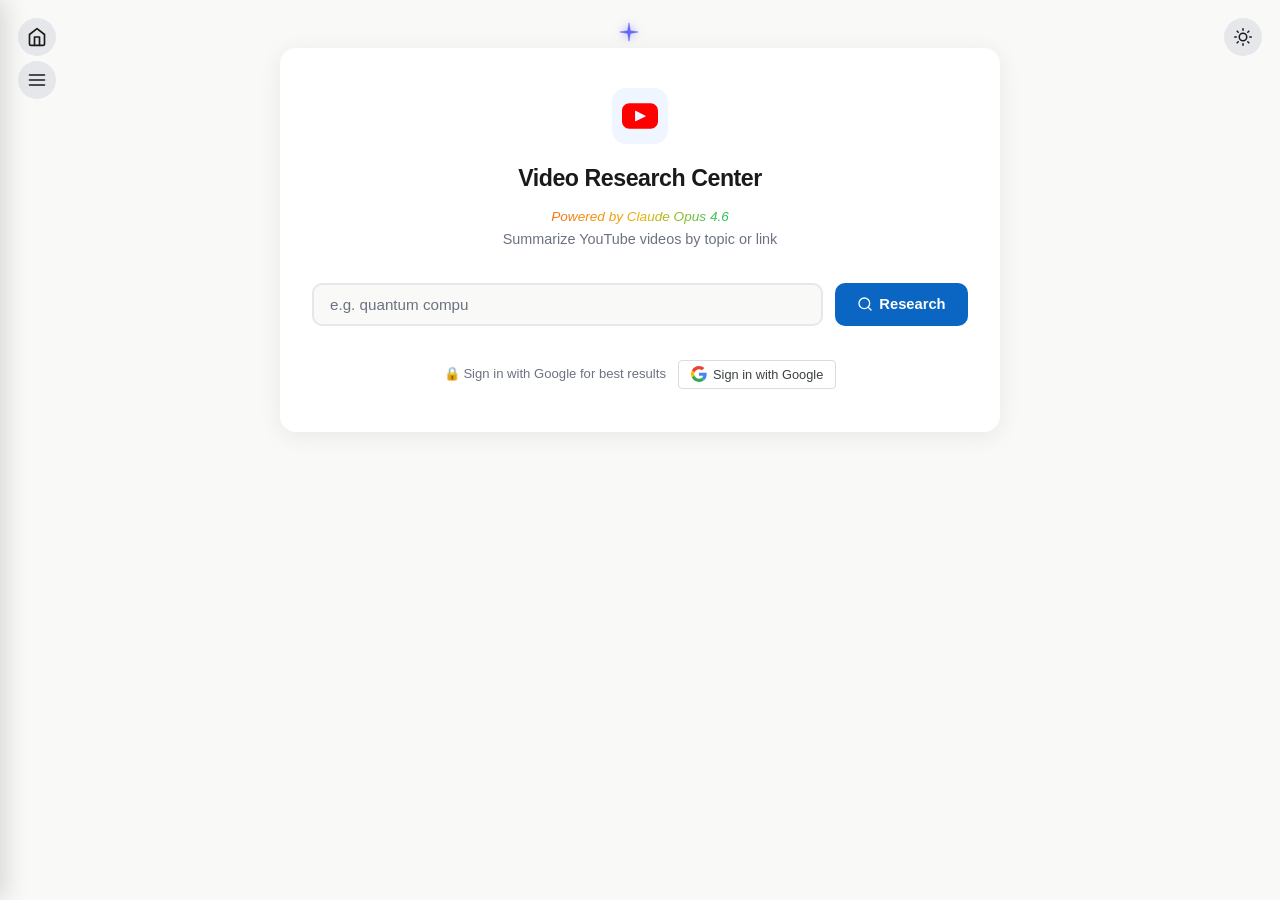
<file: research.html>
<!DOCTYPE html>
<html lang="en">
<head>
  <meta charset="UTF-8" />
  <meta name="viewport" content="width=device-width, initial-scale=1.0" />
  <title>Video Research Center — Alwin Thomas</title>
  <style>
    *, *::before, *::after { box-sizing: border-box; margin: 0; padding: 0; }

    :root {
      --bg: #f9f9f8;
      --surface: #ffffff;
      --text: #1a1a1a;
      --muted: #6b7280;
      --border: #e5e7eb;
      --accent: #0a66c2;
      --accent-hover: #0854a5;
      --radius: 16px;
      --shadow: 0 4px 24px rgba(0,0,0,0.07);
      --toggle-bg: #e5e7eb;
      --toggle-hover: #d1d5db;
      --drop-bg: #f0f6ff;
      --drop-border: #93c5fd;
      --success: #16a34a;
      --error: #dc2626;
      --tag-bg: #eff6ff;
      --tag-text: #1d4ed8;
    }
    [data-theme="dark"] {
      --bg: #111111;
      --surface: #1c1c1c;
      --text: #f0ede8;
      --muted: #9ca3af;
      --border: #2e2e2e;
      --shadow: 0 4px 24px rgba(0,0,0,0.45);
      --toggle-bg: #2e2e2e;
      --toggle-hover: #3a3a3a;
      --drop-bg: #1a2233;
      --drop-border: #3b82f6;
      --tag-bg: #1e3a5f;
      --tag-text: #93c5fd;
    }

    html { transition: background 0.2s, color 0.2s; overflow-x: hidden; }
    body {
      font-family: -apple-system, BlinkMacSystemFont, "Segoe UI", Roboto, sans-serif;
      background: var(--bg);
      color: var(--text);
      min-height: 100vh;
      display: flex;
      align-items: flex-start;
      justify-content: center;
      padding: 2rem 1rem 4rem;
      line-height: 1.6;
      transition: background 0.2s, color 0.2s;
      overflow-x: hidden;
      width: 100%;
    }

    /* ── Theme toggle ── */
    .theme-toggle {
      position: fixed;
      top: 1.1rem;
      right: 1.1rem;
      width: 38px;
      height: 38px;
      border-radius: 50%;
      border: none;
      background: var(--toggle-bg);
      color: var(--text);
      cursor: pointer;
      display: flex;
      align-items: center;
      justify-content: center;
      transition: background 0.15s, transform 0.1s;
      z-index: 100;
    }
    .theme-toggle:hover { background: var(--toggle-hover); }
    .theme-toggle:active { transform: scale(0.92); }
    .theme-toggle .icon-sun,
    .theme-toggle .icon-moon {
      position: absolute;
      transition: opacity 0.2s, transform 0.2s;
    }
    .theme-toggle .icon-moon { opacity: 0; transform: rotate(-30deg) scale(0.8); }
    [data-theme="dark"] .theme-toggle .icon-sun { opacity: 0; transform: rotate(30deg) scale(0.8); }
    [data-theme="dark"] .theme-toggle .icon-moon { opacity: 1; transform: rotate(0deg) scale(1); }

    /* ── Card ── */
    .card {
      background: var(--surface);
      border-radius: var(--radius);
      box-shadow: var(--shadow);
      padding: 2.5rem 2rem;
      max-width: 720px;
      width: 100%;
      margin-top: 1rem;
    }

    .card-header {
      display: flex;
      flex-direction: column;
      align-items: center;
      text-align: center;
      margin-bottom: 2rem;
    }

    .icon-wrap {
      width: 56px;
      height: 56px;
      background: var(--drop-bg);
      border-radius: 14px;
      display: flex;
      align-items: center;
      justify-content: center;
      margin-bottom: 1rem;
    }
    .icon-wrap svg { color: var(--accent); }

    h1 {
      font-size: 1.45rem;
      font-weight: 700;
      letter-spacing: -0.02em;
      margin-bottom: 0.3rem;
    }
    .subtitle {
      font-size: 0.9rem;
      color: var(--muted);
    }
    @keyframes rainbowShift {
      0%   { background-position: 0% 50%; }
      50%  { background-position: 100% 50%; }
      100% { background-position: 0% 50%; }
    }
    .rainbow-text {
      background: linear-gradient(90deg, #f97316, #eab308, #22c55e, #3b82f6, #a855f7, #ec4899, #f97316);
      background-size: 300% 100%;
      -webkit-background-clip: text;
      background-clip: text;
      -webkit-text-fill-color: transparent;
      color: transparent;
      animation: rainbowShift 4s ease infinite;
      font-weight: 500;
    }

    /* ── Search section (sticky) ── */
    .search-sticky {
      position: sticky;
      top: 0;
      z-index: 50;
      background: var(--surface);
      padding: 1rem 0 0.75rem;
      margin: -1rem 0 0;
    }
    .search-section {
      display: flex;
      gap: 0.75rem;
      margin-bottom: 0.75rem;
    }
    .search-input {
      flex: 1;
      padding: 0.7rem 1rem;
      border: 2px solid var(--border);
      border-radius: 10px;
      background: var(--bg);
      color: var(--text);
      font-size: 0.95rem;
      font-family: inherit;
      outline: none;
      transition: border-color 0.2s;
    }
    .search-input:focus { border-color: var(--accent); }
    .search-input::placeholder { color: var(--muted); }

    .search-btn {
      padding: 0.7rem 1.4rem;
      border: none;
      border-radius: 10px;
      background: var(--accent);
      color: #fff;
      font-size: 0.92rem;
      font-weight: 600;
      cursor: pointer;
      transition: background 0.15s, transform 0.1s;
      display: flex;
      align-items: center;
      gap: 0.4rem;
      white-space: nowrap;
    }
    .search-btn:hover { background: var(--accent-hover); }
    .search-btn:active { transform: scale(0.97); }
    .search-btn:disabled { opacity: 0.6; cursor: not-allowed; }

    /* ── Loading ── */
    .loading-section {
      text-align: center;
      padding: 2rem 0;
    }
    .spinner {
      width: 32px;
      height: 32px;
      border: 3px solid var(--border);
      border-top-color: var(--accent);
      border-radius: 50%;
      animation: spin 0.7s linear infinite;
      margin: 0 auto 1rem;
    }
    @keyframes spin { to { transform: rotate(360deg); } }
    .loading-text {
      font-size: 0.95rem;
      font-weight: 500;
      color: var(--text);
    }
    .loading-sub {
      font-size: 0.8rem;
      color: var(--muted);
      margin-top: 0.25rem;
    }

    /* ── Error ── */
    .error-message {
      color: var(--error);
      font-size: 0.9rem;
      text-align: center;
      padding: 1rem;
    }

    /* ── Results ── */
    .results-header {
      font-size: 1.1rem;
      font-weight: 600;
      margin-bottom: 1.25rem;
    }
    .results-header span {
      color: var(--accent);
    }

    .result-card {
      border: 1px solid var(--border);
      border-radius: 12px;
      padding: 1.25rem;
      margin-bottom: 1rem;
      transition: box-shadow 0.2s;
    }
    .result-card:hover {
      box-shadow: 0 2px 12px rgba(0,0,0,0.08);
    }
    [data-theme="dark"] .result-card:hover {
      box-shadow: 0 2px 12px rgba(0,0,0,0.3);
    }

    .video-header {
      display: flex;
      gap: 1rem;
      margin-bottom: 1rem;
    }
    .video-thumb-wrap {
      position: relative;
      flex-shrink: 0;
      cursor: pointer;
      border-radius: 8px;
      overflow: hidden;
    }
    .video-thumb-wrap::after {
      content: "";
      position: absolute;
      inset: 0;
      background: rgba(0,0,0,0.25);
      opacity: 0;
      transition: opacity 0.2s;
    }
    .video-thumb-wrap:hover::after { opacity: 1; }
    .play-icon {
      position: absolute;
      top: 50%; left: 50%;
      transform: translate(-50%, -50%);
      width: 36px; height: 36px;
      background: rgba(0,0,0,0.6);
      border-radius: 50%;
      display: flex;
      align-items: center;
      justify-content: center;
      z-index: 1;
      opacity: 0;
      transition: opacity 0.2s;
    }
    .video-thumb-wrap:hover .play-icon { opacity: 1; }
    .play-icon svg { margin-left: 2px; }
    .video-thumb {
      width: 160px;
      height: 90px;
      object-fit: cover;
      display: block;
    }
    .video-info {
      display: flex;
      flex-direction: column;
      justify-content: center;
      min-width: 0;
    }
    .video-title {
      font-size: 0.95rem;
      font-weight: 600;
      color: var(--text);
      text-decoration: none;
      line-height: 1.3;
      display: -webkit-box;
      -webkit-line-clamp: 2;
      -webkit-box-orient: vertical;
      overflow: hidden;
    }
    .video-title:hover { color: var(--accent); }
    .video-meta {
      font-size: 0.8rem;
      color: var(--muted);
      margin-top: 0.3rem;
    }

    .bullet-list {
      list-style: none;
      padding: 0;
      margin: 0;
    }
    .bullet-list li {
      position: relative;
      padding-left: 1.25rem;
      margin-bottom: 0.5rem;
      font-size: 0.88rem;
      line-height: 1.5;
      color: var(--text);
    }
    .bullet-list li::before {
      content: "";
      position: absolute;
      left: 0;
      top: 0.55em;
      width: 6px;
      height: 6px;
      border-radius: 50%;
      background: var(--accent);
    }

    .no-transcript {
      font-size: 0.85rem;
      color: var(--muted);
      font-style: italic;
    }

    .source-label {
      display: inline-block;
      font-size: 0.7rem;
      padding: 2px 8px;
      border-radius: 10px;
      margin-top: 0.5rem;
      font-style: italic;
    }
    .source-transcript {
      color: #3fb950;
      background: rgba(63, 185, 80, 0.1);
      border: 1px solid rgba(63, 185, 80, 0.25);
    }
    .source-description {
      color: #f0883e;
      background: rgba(240, 136, 62, 0.1);
      border: 1px solid rgba(240, 136, 62, 0.25);
    }

    .no-results {
      text-align: center;
      padding: 2rem 0;
      color: var(--muted);
      font-size: 0.95rem;
    }

    /* ── Show more / Super Summary buttons ── */
    .results-actions {
      display: flex;
      gap: 0.75rem;
      margin-top: 1.25rem;
      flex-wrap: wrap;
    }
    .show-more-btn {
      padding: 0.6rem 1.2rem;
      border: 2px solid var(--border);
      border-radius: 10px;
      background: transparent;
      color: var(--text);
      font-size: 0.88rem;
      font-weight: 600;
      cursor: pointer;
      transition: background 0.15s, border-color 0.15s;
      display: flex;
      align-items: center;
      gap: 0.4rem;
    }
    .show-more-btn:hover { background: var(--toggle-bg); border-color: var(--muted); }

    /* ── Floating Fireball Button ── */
    .fireball-btn {
      position: fixed;
      right: 2rem;
      top: 50%;
      transform: translateY(-50%);
      width: 60px;
      height: 60px;
      border-radius: 50%;
      border: none;
      background: radial-gradient(circle at 40% 60%, #ff4500, #ff8c00);
      color: #fff;
      cursor: pointer;
      z-index: 500;
      display: none;
      align-items: center;
      justify-content: center;
      box-shadow: 0 0 20px rgba(255,69,0,0.5), 0 0 40px rgba(255,140,0,0.3);
      animation: fireballPulse 1.8s ease-in-out infinite;
      transition: transform 0.2s, box-shadow 0.2s;
      overflow: visible;
    }
    .fireball-btn.visible { display: flex; }
    .fireball-btn:hover {
      transform: translateY(-50%) scale(1.12);
      box-shadow: 0 0 30px rgba(255,69,0,0.7), 0 0 60px rgba(255,140,0,0.5);
    }
    .fireball-btn:active { transform: translateY(-50%) scale(1.05); }
    @keyframes fireballPulse {
      0%, 100% { box-shadow: 0 0 20px rgba(255,69,0,0.5), 0 0 40px rgba(255,140,0,0.3); }
      50% { box-shadow: 0 0 30px rgba(255,69,0,0.7), 0 0 60px rgba(255,140,0,0.5), 0 0 80px rgba(255,69,0,0.2); }
    }
    .fireball-btn .flame-icon { font-size: 1.6rem; z-index: 1; }
    .fireball-btn .tooltip {
      position: absolute;
      right: calc(100% + 12px);
      top: 50%;
      transform: translateY(-50%);
      background: var(--surface);
      color: var(--text);
      padding: 0.4rem 0.75rem;
      border-radius: 8px;
      font-size: 0.78rem;
      font-weight: 600;
      white-space: nowrap;
      box-shadow: 0 2px 12px rgba(0,0,0,0.15);
      opacity: 0;
      pointer-events: none;
      transition: opacity 0.2s;
    }
    .fireball-btn:hover .tooltip { opacity: 1; }
    /* Flame particles */
    .fireball-btn::before,
    .fireball-btn::after {
      content: "";
      position: absolute;
      border-radius: 50%;
      background: rgba(255,140,0,0.6);
      animation: flameParticle 1.2s ease-out infinite;
    }
    .fireball-btn::before {
      width: 10px; height: 10px;
      top: -4px; left: 10px;
      animation-delay: 0s;
    }
    .fireball-btn::after {
      width: 8px; height: 8px;
      top: -2px; right: 12px;
      animation-delay: 0.4s;
      background: rgba(255,69,0,0.5);
    }
    @keyframes flameParticle {
      0% { opacity: 1; transform: translateY(0) scale(1); }
      100% { opacity: 0; transform: translateY(-20px) scale(0.3); }
    }

    /* ── Super Summary modal ── */
    .super-modal-overlay {
      display: none;
      position: fixed;
      inset: 0;
      background: rgba(0,0,0,0.75);
      z-index: 1000;
      align-items: center;
      justify-content: center;
      padding: 2rem;
    }
    .super-modal-overlay.open { display: flex; }
    .super-modal {
      position: relative;
      width: 90vw;
      max-width: 640px;
      max-height: 80vh;
      background: var(--surface);
      border-radius: 16px;
      box-shadow: 0 8px 40px rgba(0,0,0,0.4);
      overflow-y: auto;
      padding: 2rem;
    }
    .super-modal-title {
      font-size: 1.15rem;
      font-weight: 700;
      margin-bottom: 1rem;
      display: flex;
      align-items: center;
      gap: 0.5rem;
    }
    .super-modal-close {
      position: absolute;
      top: 1rem;
      right: 1rem;
      width: 32px;
      height: 32px;
      border-radius: 50%;
      border: none;
      background: var(--toggle-bg);
      color: var(--text);
      font-size: 1.1rem;
      cursor: pointer;
      display: flex;
      align-items: center;
      justify-content: center;
      transition: background 0.15s;
    }
    .super-modal-close:hover { background: var(--toggle-hover); }
    .super-modal-content {
      font-size: 0.9rem;
      line-height: 1.7;
      color: var(--text);
      white-space: pre-wrap;
    }
    .super-modal-loading {
      text-align: center;
      padding: 2rem 0;
    }

    /* ── Video modal ── */
    .video-modal-overlay {
      display: none;
      position: fixed;
      inset: 0;
      background: rgba(0,0,0,0.75);
      z-index: 1000;
      align-items: center;
      justify-content: center;
    }
    .video-modal-overlay.open { display: flex; }
    .video-modal {
      position: relative;
      width: 90vw;
      max-width: 800px;
      aspect-ratio: 16/9;
      background: #000;
      border-radius: 12px;
      overflow: hidden;
      box-shadow: 0 8px 40px rgba(0,0,0,0.5);
    }
    .video-modal iframe {
      width: 100%;
      height: 100%;
      border: none;
    }
    .video-modal-close {
      position: absolute;
      top: -40px;
      right: 0;
      width: 32px;
      height: 32px;
      border-radius: 50%;
      border: none;
      background: rgba(255,255,255,0.2);
      color: #fff;
      font-size: 1.2rem;
      cursor: pointer;
      display: flex;
      align-items: center;
      justify-content: center;
      transition: background 0.15s;
    }
    .video-modal-close:hover { background: rgba(255,255,255,0.35); }

    /* ── Home button ── */
    .home-btn {
      position: fixed;
      top: 1.1rem;
      left: 1.1rem;
      width: 38px;
      height: 38px;
      border-radius: 50%;
      background: var(--toggle-bg);
      color: var(--text);
      display: flex;
      align-items: center;
      justify-content: center;
      text-decoration: none;
      transition: background 0.15s;
      z-index: 100;
    }
    .home-btn:hover { background: var(--toggle-hover); }

    /* ── Hamburger / Nav ── */
    .hamburger {
      position: fixed;
      top: 3.8rem;
      left: 1.1rem;
      width: 38px;
      height: 38px;
      border-radius: 50%;
      border: none;
      background: var(--toggle-bg);
      color: var(--text);
      cursor: pointer;
      display: flex;
      align-items: center;
      justify-content: center;
      transition: background 0.15s;
      z-index: 200;
    }
    .hamburger:hover { background: var(--toggle-hover); }

    .nav-overlay {
      display: none;
      position: fixed;
      inset: 0;
      background: rgba(0,0,0,0.4);
      z-index: 300;
    }
    .nav-overlay.open { display: block; }

    .nav-drawer {
      position: fixed;
      top: 0; left: 0;
      width: 260px;
      height: 100%;
      background: var(--surface);
      border-right: 1px solid var(--border);
      box-shadow: 4px 0 24px rgba(0,0,0,0.15);
      transform: translateX(-100%);
      transition: transform 0.25s cubic-bezier(0.4,0,0.2,1);
      z-index: 400;
      display: flex;
      flex-direction: column;
      padding: 1.25rem 1rem;
    }
    .nav-drawer.open { transform: translateX(0); }

    .nav-drawer-header {
      display: flex;
      justify-content: space-between;
      align-items: center;
      margin-bottom: 1rem;
    }
    .nav-drawer-title {
      font-size: 0.78rem;
      font-weight: 700;
      text-transform: uppercase;
      letter-spacing: 0.08em;
      color: var(--muted);
    }
    .nav-close {
      width: 32px;
      height: 32px;
      border-radius: 8px;
      border: none;
      background: transparent;
      color: var(--text);
      cursor: pointer;
      display: flex;
      align-items: center;
      justify-content: center;
      transition: background 0.15s;
    }
    .nav-close:hover { background: var(--toggle-bg); }

    .nav-list {
      list-style: none;
      display: flex;
      flex-direction: column;
      gap: 0.25rem;
    }
    .nav-item {
      display: block;
      padding: 0.6rem 0.75rem;
      border-radius: 8px;
      text-decoration: none;
      font-size: 0.92rem;
      font-weight: 500;
      color: var(--text);
      transition: background 0.15s, color 0.15s;
    }
    .nav-item:hover {
      background: var(--toggle-bg);
      color: var(--accent);
    }

    /* ── Responsive ── */
    @media (max-width: 520px) {
      .card { padding: 1.75rem 1rem; }
      h1 { font-size: 1.25rem; }
      .search-section { flex-direction: column; }
      .video-header { flex-direction: column; }
      .video-thumb { width: 100%; height: auto; }
      .fireball-btn {
        width: 50px;
        height: 50px;
        right: 1rem;
        top: auto;
        bottom: 1.5rem;
        transform: none;
      }
      .fireball-btn:hover { transform: scale(1.12); }
      .fireball-btn:active { transform: scale(1.05); }
      .fireball-btn .tooltip { display: none; }
    }

    /* ── Star cursor + particle trail ── */
    * { cursor: none !important; }
    #star-cursor {
      position: fixed; width: 22px; height: 22px;
      pointer-events: none; z-index: 99999;
      transform: translate(-50%, -50%); will-change: left, top;
    }
    #star-cursor svg { width: 100%; height: 100%; filter: drop-shadow(0 0 4px rgba(99,102,241,0.6)); }
    [data-theme="dark"] #star-cursor svg { filter: drop-shadow(0 0 5px rgba(129,140,248,0.9)); }
    @keyframes starSpin { to { transform: translate(-50%, -50%) rotate(360deg); } }
    #star-cursor.spinning { animation: starSpin 0.6s linear infinite; }
    .trail-particle {
      position: fixed; border-radius: 50%; pointer-events: none; z-index: 9998;
      animation: trailFade 0.5s ease-out forwards;
    }
    @keyframes trailFade {
      0%   { opacity: 0.85; transform: translate(-50%, -50%) scale(1); }
      100% { opacity: 0;    transform: translate(-50%, calc(-50% - 18px)) scale(0.2); }
    }
  </style>
  <script src="https://accounts.google.com/gsi/client" async defer></script>
</head>
<body>

  <!-- Home button -->
  <a class="home-btn" style="cursor:pointer" onclick="window.location.href='index.html'" aria-label="Go to home">
    <svg xmlns="http://www.w3.org/2000/svg" width="20" height="20" viewBox="0 0 24 24" fill="none"
      stroke="currentColor" stroke-width="2" stroke-linecap="round" stroke-linejoin="round" aria-hidden="true">
      <path d="M3 9l9-7 9 7v11a2 2 0 0 1-2 2H5a2 2 0 0 1-2-2z"/>
      <polyline points="9 22 9 12 15 12 15 22"/>
    </svg>
  </a>

  <!-- Hamburger -->
  <button class="hamburger" id="hamburger" aria-label="Open menu" aria-expanded="false">
    <svg xmlns="http://www.w3.org/2000/svg" width="20" height="20" viewBox="0 0 24 24" fill="none"
      stroke="currentColor" stroke-width="2" stroke-linecap="round" stroke-linejoin="round" aria-hidden="true">
      <line x1="3" y1="6" x2="21" y2="6"/>
      <line x1="3" y1="12" x2="21" y2="12"/>
      <line x1="3" y1="18" x2="21" y2="18"/>
    </svg>
  </button>

  <!-- Nav drawer -->
  <div class="nav-overlay" id="nav-overlay"></div>
  <nav class="nav-drawer" id="nav-drawer" aria-hidden="true">
    <div class="nav-drawer-header">
      <span class="nav-drawer-title">Pages</span>
      <button class="nav-close" id="nav-close" aria-label="Close menu">
        <svg width="18" height="18" viewBox="0 0 24 24" fill="none" stroke="currentColor" stroke-width="2"
          stroke-linecap="round" stroke-linejoin="round"><line x1="18" y1="6" x2="6" y2="18"/>
          <line x1="6" y1="6" x2="18" y2="18"/></svg>
      </button>
    </div>
    <ul class="nav-list">
      <li><a class="nav-item" style="cursor:pointer" onclick="window.location.href='index.html'">
        <svg xmlns="http://www.w3.org/2000/svg" width="16" height="16" viewBox="0 0 24 24" fill="none" stroke="currentColor" stroke-width="2" stroke-linecap="round" stroke-linejoin="round" aria-hidden="true"><path d="M3 9l9-7 9 7v11a2 2 0 0 1-2 2H5a2 2 0 0 1-2-2z"/><polyline points="9 22 9 12 15 12 15 22"/></svg>
        Home
      </a></li>
      <li><a class="nav-item" style="cursor:pointer" onclick="window.location.href='skill-zone.html'">
        <svg xmlns="http://www.w3.org/2000/svg" width="16" height="16" viewBox="0 0 24 24" fill="none" stroke="currentColor" stroke-width="2" stroke-linecap="round" stroke-linejoin="round" aria-hidden="true"><polygon points="12 2 15.09 8.26 22 9.27 17 14.14 18.18 21.02 12 17.77 5.82 21.02 7 14.14 2 9.27 8.91 8.26 12 2"/></svg>
        Skill Zone
      </a></li>
      <li><a class="nav-item" style="cursor:pointer" onclick="window.location.href='chill-zone.html'">
        <svg xmlns="http://www.w3.org/2000/svg" width="16" height="16" viewBox="0 0 24 24" fill="none" stroke="currentColor" stroke-width="2" stroke-linecap="round" stroke-linejoin="round" aria-hidden="true"><path d="M6 12h4m-2-2v4m5-3h.01M17 11h.01"/><rect x="2" y="6" width="20" height="12" rx="2"/></svg>
        Chill Zone
      </a></li>
      <li><a class="nav-item" style="cursor:pointer" onclick="window.location.href='architecture.html'">
        <svg xmlns="http://www.w3.org/2000/svg" width="16" height="16" viewBox="0 0 24 24" fill="none" stroke="currentColor" stroke-width="2" stroke-linecap="round" stroke-linejoin="round" aria-hidden="true"><rect x="2" y="7" width="20" height="14" rx="2"/><path d="M16 7V4a2 2 0 0 0-2-2h-4a2 2 0 0 0-2 2v3"/></svg>
        Architecture
      </a></li>
    </ul>
  </nav>

  <!-- Theme toggle -->
  <button class="theme-toggle" id="theme-toggle" aria-label="Toggle dark mode">
    <svg class="icon-sun" xmlns="http://www.w3.org/2000/svg" width="18" height="18" viewBox="0 0 24 24" fill="none" stroke="currentColor" stroke-width="2" stroke-linecap="round" stroke-linejoin="round">
      <circle cx="12" cy="12" r="5"/><line x1="12" y1="1" x2="12" y2="3"/><line x1="12" y1="21" x2="12" y2="23"/>
      <line x1="4.22" y1="4.22" x2="5.64" y2="5.64"/><line x1="18.36" y1="18.36" x2="19.78" y2="19.78"/>
      <line x1="1" y1="12" x2="3" y2="12"/><line x1="21" y1="12" x2="23" y2="12"/>
      <line x1="4.22" y1="19.78" x2="5.64" y2="18.36"/><line x1="18.36" y1="5.64" x2="19.78" y2="4.22"/>
    </svg>
    <svg class="icon-moon" xmlns="http://www.w3.org/2000/svg" width="18" height="18" viewBox="0 0 24 24" fill="none" stroke="currentColor" stroke-width="2" stroke-linecap="round" stroke-linejoin="round">
      <path d="M21 12.79A9 9 0 1 1 11.21 3 7 7 0 0 0 21 12.79z"/>
    </svg>
  </button>

  <main class="card">
    <!-- Header -->
    <div class="card-header">
      <div class="icon-wrap">
        <svg width="36" height="36" viewBox="0 0 461.001 461.001" xmlns="http://www.w3.org/2000/svg">
          <path d="M365.257,67.393H95.744C42.866,67.393,0,110.259,0,163.137v134.728 c0,52.878,42.866,95.744,95.744,95.744h269.513c52.878,0,95.744-42.866,95.744-95.744V163.137 C461.001,110.259,418.135,67.393,365.257,67.393z M300.506,237.056l-126.06,60.123c-3.359,1.602-7.239-0.847-7.239-4.568V168.607 c0-3.774,3.982-6.22,7.348-4.514l126.06,63.881C304.363,229.873,304.298,235.248,300.506,237.056z" fill="#FF0000"/>
        </svg>
      </div>
      <h1>Video Research Center</h1>
      <p style="font-style:italic; font-size:0.85rem; margin-top:0.25rem;"><span class="rainbow-text">Powered by Claude Opus 4.6</span></p>
      <p class="subtitle">Summarize YouTube videos by topic or link</p>
    </div>

    <!-- Search form (sticky) -->
    <div class="search-sticky">
      <div class="search-section">
        <input type="text" class="search-input" id="topic-input" placeholder="" autocomplete="off" />
        <button class="search-btn" id="search-btn">
          <svg width="16" height="16" viewBox="0 0 24 24" fill="none" stroke="currentColor" stroke-width="2" stroke-linecap="round" stroke-linejoin="round">
            <circle cx="11" cy="11" r="8"/><line x1="21" y1="21" x2="16.65" y2="16.65"/>
          </svg>
          Research
        </button>
      </div>
    </div>

    <!-- Google Sign-In -->
    <div id="gsi-section" style="text-align:center; padding: 0.6rem 1rem 0.2rem; font-size:0.82rem; color:var(--muted);">
      <div id="gsi-signedout">
        <span style="margin-right:0.5rem;">🔒 Sign in with Google for best results</span>
        <button id="gsi-button" onclick="if(tokenClient)tokenClient.requestAccessToken();" style="display:inline-flex;align-items:center;gap:0.4rem;padding:0.35rem 0.75rem;border:1px solid #dadce0;border-radius:4px;background:#fff;color:#3c4043;font-size:0.8rem;font-family:inherit;cursor:pointer;vertical-align:middle;">
          <svg width="16" height="16" viewBox="0 0 48 48"><path fill="#EA4335" d="M24 9.5c3.54 0 6.71 1.22 9.21 3.6l6.85-6.85C35.9 2.38 30.47 0 24 0 14.62 0 6.51 5.38 2.56 13.22l7.98 6.19C12.43 13.72 17.74 9.5 24 9.5z"/><path fill="#4285F4" d="M46.98 24.55c0-1.57-.15-3.09-.38-4.55H24v9.02h12.94c-.58 2.96-2.26 5.48-4.78 7.18l7.73 6c4.51-4.18 7.09-10.36 7.09-17.65z"/><path fill="#FBBC05" d="M10.53 28.59c-.48-1.45-.76-2.99-.76-4.59s.27-3.14.76-4.59l-7.98-6.19C.92 16.46 0 20.12 0 24c0 3.88.92 7.54 2.56 10.78l7.97-6.19z"/><path fill="#34A853" d="M24 48c6.48 0 11.93-2.13 15.89-5.81l-7.73-6c-2.18 1.48-4.97 2.31-8.16 2.31-6.26 0-11.57-4.22-13.47-9.91l-7.98 6.19C6.51 42.62 14.62 48 24 48z"/></svg>
          Sign in with Google
        </button>
      </div>
      <div id="gsi-signedin" style="display:none;">
        <span id="gsi-user-label" style="color:var(--success, #16a34a); margin-right:0.75rem;">✓ Signed in</span>
        <a href="#" id="gsi-signout-link" style="color:var(--muted); font-size:0.78rem;">Sign out</a>
      </div>
    </div>

    <!-- Loading state -->
    <div id="loading-section" hidden>
      <div class="loading-section">
        <div class="spinner"></div>
        <p class="loading-text" id="loading-text">Searching videos and generating summaries...</p>
        <p class="loading-sub" id="loading-sub">This may take 15-30 seconds</p>
      </div>
    </div>

    <!-- Error state -->
    <div id="error-section" hidden>
      <p class="error-message" id="error-msg"></p>
    </div>

    <!-- Results -->
    <div id="results-section" hidden>
      <p class="results-header">Results for "<span id="results-topic"></span>"</p>
      <div id="results-container"></div>
    </div>
  </main>

  <!-- Video modal -->
  <div class="video-modal-overlay" id="video-modal">
    <div class="video-modal">
      <button class="video-modal-close" id="modal-close" aria-label="Close video">&times;</button>
      <iframe id="modal-iframe" src="" allow="accelerometer; autoplay; clipboard-write; encrypted-media; gyroscope; picture-in-picture" allowfullscreen></iframe>
    </div>
  </div>

  <!-- Super Summary modal -->
  <div class="super-modal-overlay" id="super-modal">
    <div class="super-modal">
      <button class="super-modal-close" id="super-modal-close" aria-label="Close summary">&times;</button>
      <div class="super-modal-title">
        <svg width="20" height="20" viewBox="0 0 24 24" fill="none" stroke="currentColor" stroke-width="2" stroke-linecap="round" stroke-linejoin="round">
          <polygon points="12 2 15.09 8.26 22 9.27 17 14.14 18.18 21.02 12 17.77 5.82 21.02 7 14.14 2 9.27 8.91 8.26 12 2"/>
        </svg>
        Super Summary
      </div>
      <div id="super-modal-content" class="super-modal-content"></div>
    </div>
  </div>

  <!-- Floating Fireball Super Summary button -->
  <button class="fireball-btn" id="fireball-btn" onclick="openSuperSummary()" aria-label="Super Summary">
    <span class="flame-icon">🔥</span>
    <span class="tooltip">Super Summary</span>
  </button>

  <script>
    // ── Navigation ─────────────────────────────────────────────────
    const hamburgerBtn = document.getElementById('hamburger');
    const navDrawer    = document.getElementById('nav-drawer');
    const navOverlay   = document.getElementById('nav-overlay');
    const navClose     = document.getElementById('nav-close');

    function openNav() { navDrawer.classList.add('open'); navOverlay.classList.add('open'); hamburgerBtn.setAttribute('aria-expanded','true'); navDrawer.setAttribute('aria-hidden','false'); }
    function closeNav() { navDrawer.classList.remove('open'); navOverlay.classList.remove('open'); hamburgerBtn.setAttribute('aria-expanded','false'); navDrawer.setAttribute('aria-hidden','true'); }
    hamburgerBtn.addEventListener('click', openNav);
    navClose.addEventListener('click', closeNav);
    navOverlay.addEventListener('click', closeNav);

    // ── Theme ──────────────────────────────────────────────────────
    const root = document.documentElement;
    const toggleBtn = document.getElementById('theme-toggle');
    const saved = localStorage.getItem('theme');
    if (saved) root.setAttribute('data-theme', saved);
    else if (window.matchMedia('(prefers-color-scheme: dark)').matches) root.setAttribute('data-theme', 'dark');
    toggleBtn.addEventListener('click', () => {
      const next = root.getAttribute('data-theme') === 'dark' ? 'light' : 'dark';
      root.setAttribute('data-theme', next);
      localStorage.setItem('theme', next);
    });

    // ── Research logic ─────────────────────────────────────────────
    const topicInput     = document.getElementById('topic-input');
    const searchBtn      = document.getElementById('search-btn');
    const loadingSection = document.getElementById('loading-section');
    const errorSection   = document.getElementById('error-section');
    const errorMsg       = document.getElementById('error-msg');
    const resultsSection = document.getElementById('results-section');
    const resultsTopic   = document.getElementById('results-topic');
    const resultsContainer = document.getElementById('results-container');

    const API_BASE = window.location.hostname === 'localhost' || window.location.hostname === '127.0.0.1'
      ? 'http://localhost:8788'
      : 'https://claudecodeproject.onrender.com';

    let lastResults = [];
    let lastTopic = '';
    let cachedSuperSummary = null; // cache so it doesn't regenerate on each click
    let isYouTubeLink = false; // track if current search is a direct link
    const fireballBtn = document.getElementById('fireball-btn');

    // ── Google Sign-In ──
    let googleAccessToken = null;
    let tokenClient = null;

    function initTokenClient() {
      if (!window.google) { setTimeout(initTokenClient, 300); return; }
      tokenClient = google.accounts.oauth2.initTokenClient({
        client_id: '1075109470139-5ujl2uui2dj83kkrcrrhd09135so30qs.apps.googleusercontent.com',
        scope: 'https://www.googleapis.com/auth/youtube.readonly',
        callback: (tokenResponse) => {
          if (tokenResponse.error) return;
          googleAccessToken = tokenResponse.access_token;
          document.getElementById('gsi-user-label').textContent = '✓ Signed in';
          document.getElementById('gsi-signedout').style.display = 'none';
          document.getElementById('gsi-signedin').style.display = 'block';
        },
      });
    }
    initTokenClient();

    document.getElementById('gsi-signout-link').addEventListener('click', (e) => {
      e.preventDefault();
      const tokenToRevoke = googleAccessToken;
      googleAccessToken = null;
      if (window.google) {
        google.accounts.id.disableAutoSelect();
        if (tokenToRevoke) google.accounts.oauth2.revoke(tokenToRevoke, () => {});
      }
      document.getElementById('gsi-signedout').style.display = 'block';
      document.getElementById('gsi-signedin').style.display = 'none';
    });

    // ── Animated typing placeholder ──
    const placeholderTexts = [
      'e.g. quantum computing basics',
      'https://www.youtube.com/watch?v=dQw4w9WgXcQ'
    ];
    let phIndex = 0, charIndex = 0, isDeleting = false, animationPaused = false;
    const TYPE_SPEED = 60, DELETE_SPEED = 35, PAUSE_AFTER_TYPE = 2000, PAUSE_AFTER_DELETE = 400;

    function animatePlaceholder() {
      if (animationPaused) return;
      const current = placeholderTexts[phIndex];

      if (!isDeleting) {
        topicInput.placeholder = current.substring(0, charIndex + 1);
        charIndex++;
        if (charIndex === current.length) {
          setTimeout(() => { isDeleting = true; animatePlaceholder(); }, PAUSE_AFTER_TYPE);
          return;
        }
        setTimeout(animatePlaceholder, TYPE_SPEED);
      } else {
        topicInput.placeholder = current.substring(0, charIndex - 1);
        charIndex--;
        if (charIndex === 0) {
          isDeleting = false;
          phIndex = (phIndex + 1) % placeholderTexts.length;
          setTimeout(animatePlaceholder, PAUSE_AFTER_DELETE);
          return;
        }
        setTimeout(animatePlaceholder, DELETE_SPEED);
      }
    }
    animatePlaceholder();

    // Pause animation and clear input on focus
    topicInput.addEventListener('focus', () => {
      animationPaused = true;
      topicInput.placeholder = '';
      if (topicInput.value === placeholderTexts[0] || topicInput.value === placeholderTexts[1]) {
        topicInput.value = '';
      }
    });

    // Resume animation on blur if input is empty
    topicInput.addEventListener('blur', () => {
      if (!topicInput.value.trim()) {
        animationPaused = false;
        charIndex = 0;
        isDeleting = false;
        animatePlaceholder();
      }
    });

    // Detect YouTube link
    function isYouTubeUrl(str) {
      return /^(https?:\/\/)?(www\.)?(youtube\.com\/watch\?v=|youtu\.be\/|youtube\.com\/shorts\/)[\w-]+/.test(str.trim());
    }

    function extractVideoId(url) {
      const m = url.match(/(?:youtube\.com\/watch\?v=|youtu\.be\/|youtube\.com\/shorts\/)([\w-]+)/);
      return m ? m[1] : null;
    }

    searchBtn.addEventListener('click', doResearch);
    topicInput.addEventListener('keydown', (e) => {
      if (e.key === 'Enter') { e.preventDefault(); doResearch(); }
    });

    async function doResearch() {
      const topic = topicInput.value.trim();
      if (!topic) return;

      loadingSection.hidden = false;
      resultsSection.hidden = true;
      errorSection.hidden = true;
      searchBtn.disabled = true;
      fireballBtn.classList.remove('visible');
      cachedSuperSummary = null;
      isYouTubeLink = isYouTubeUrl(topic);

      // Update loading message based on input type
      const loadingText = document.getElementById('loading-text');
      const loadingSub = document.getElementById('loading-sub');
      if (isYouTubeLink) {
        loadingText.textContent = 'Generating summary...';
        loadingSub.textContent = 'This may take 10-15 seconds';
      } else {
        loadingText.textContent = 'Searching videos and generating summaries...';
        loadingSub.textContent = 'This may take 15-30 seconds';
      }

      try {
        let endpoint, body;

        if (isYouTubeLink) {
          const videoId = extractVideoId(topic);
          if (!videoId) throw new Error('Could not parse YouTube video ID from that link.');
          endpoint = `${API_BASE}/research`;
          body = JSON.stringify({ videoId, maxVideos: 1 });
        } else {
          endpoint = `${API_BASE}/research`;
          body = JSON.stringify({ topic, maxVideos: 5 });
        }

        const requestBody = JSON.parse(body);
        if (googleAccessToken) requestBody.googleToken = googleAccessToken;

        const res = await fetch(endpoint, {
          method: 'POST',
          headers: { 'Content-Type': 'application/json' },
          body: JSON.stringify(requestBody)
        });

        const data = await res.json();
        if (!res.ok) throw new Error(data.error || 'Research failed');

        lastResults = data.results || [];
        lastTopic = isYouTubeLink ? (lastResults[0]?.title || topic) : topic;

        if (lastResults.length === 0) {
          resultsContainer.innerHTML = '<p class="no-results">No videos found. Try a different search.</p>';
        } else {
          renderResults(lastResults);
        }

        resultsTopic.textContent = lastTopic;
        resultsSection.hidden = false;
        // Only show fireball for topic searches (multiple videos), not single link
        if (lastResults.length > 1 && !isYouTubeLink) fireballBtn.classList.add('visible');
        resultsSection.scrollIntoView({ behavior: 'smooth', block: 'nearest' });
      } catch (err) {
        errorMsg.textContent = err.message;
        errorSection.hidden = false;
      } finally {
        loadingSection.hidden = true;
        searchBtn.disabled = false;
      }
    }

    function renderResults(results) {
      const INITIAL_SHOW = 3;
      const cards = results.map(renderCard);
      let html = '';

      // Show first 3
      cards.forEach((card, i) => {
        html += i < INITIAL_SHOW ? card : `<div class="extra-result" hidden>${card}</div>`;
      });

      // Actions row
      html += '<div class="results-actions">';
      if (results.length > INITIAL_SHOW) {
        html += `<button class="show-more-btn" id="show-more-btn" onclick="showMoreResults()">
          <svg width="14" height="14" viewBox="0 0 24 24" fill="none" stroke="currentColor" stroke-width="2" stroke-linecap="round" stroke-linejoin="round">
            <polyline points="6 9 12 15 18 9"/>
          </svg>
          Show ${results.length - INITIAL_SHOW} more result${results.length - INITIAL_SHOW > 1 ? 's' : ''}
        </button>`;
      }
      // Super Summary button is at the top next to the header
      html += '</div>';

      resultsContainer.innerHTML = html;
    }

    function showMoreResults() {
      document.querySelectorAll('.extra-result').forEach(el => {
        el.hidden = false;
        el.style.display = '';
      });
      const btn = document.getElementById('show-more-btn');
      if (btn) btn.remove();
    }

    function formatViews(n) {
      if (n >= 1000000) return (n / 1000000).toFixed(1).replace(/\.0$/, '') + 'M views';
      if (n >= 1000) return (n / 1000).toFixed(1).replace(/\.0$/, '') + 'K views';
      return n + ' views';
    }

    function renderCard(video) {
      const bullets = video.bullets && video.bullets.length > 0
        ? `<ul class="bullet-list">${video.bullets.map(b => `<li>${escHtml(b)}</li>`).join('')}</ul>`
        : '<p class="no-transcript">Summary unavailable.</p>';

      const descTooltip = googleAccessToken
        ? ''
        : ' title="Sign in with Google for transcript-based summaries"';
      const sourceLabel = video.hasTranscript
        ? '<span class="source-label source-transcript">Summarized from transcript</span>'
        : `<span class="source-label source-description"${descTooltip}>Summarized from description</span>`;

      const metaParts = [video.channel, video.duration];
      if (video.views) metaParts.push(formatViews(video.views));
      const meta = metaParts.filter(Boolean).join(' \u00B7 ');

      return `
        <div class="result-card">
          <div class="video-header">
            <div class="video-thumb-wrap" onclick="openVideoModal('${escHtml(video.videoId)}')">
              <div class="play-icon">
                <svg width="16" height="16" viewBox="0 0 24 24" fill="white"><polygon points="5,3 19,12 5,21"/></svg>
              </div>
              <img class="video-thumb" src="${escHtml(video.thumbnail)}" alt="${escHtml(video.title)}" loading="lazy" />
            </div>
            <div class="video-info">
              <a class="video-title" href="#" onclick="openVideoModal('${escHtml(video.videoId)}'); return false;">${escHtml(video.title)}</a>
              <span class="video-meta">${escHtml(meta)}</span>
            </div>
          </div>
          ${bullets}
          ${video.bullets && video.bullets.length > 0 ? sourceLabel : ''}
        </div>
      `;
    }

    function escHtml(s) {
      return s.replace(/&/g,'&amp;').replace(/</g,'&lt;').replace(/>/g,'&gt;').replace(/"/g,'&quot;');
    }

    // ── Video modal ───────────────────────────────────────────────
    const videoModal = document.getElementById('video-modal');
    const modalIframe = document.getElementById('modal-iframe');
    const modalClose = document.getElementById('modal-close');

    function openVideoModal(videoId) {
      modalIframe.src = `https://www.youtube.com/embed/${videoId}?autoplay=1`;
      videoModal.classList.add('open');
    }

    function closeVideoModal() {
      videoModal.classList.remove('open');
      modalIframe.src = '';
    }

    modalClose.addEventListener('click', closeVideoModal);
    videoModal.addEventListener('click', (e) => {
      if (e.target === videoModal) closeVideoModal();
    });
    document.addEventListener('keydown', (e) => {
      if (e.key === 'Escape' && videoModal.classList.contains('open')) closeVideoModal();
    });

    // ── Super Summary modal ──────────────────────────────────────
    const superModal = document.getElementById('super-modal');
    const superModalContent = document.getElementById('super-modal-content');
    const superModalClose = document.getElementById('super-modal-close');

    async function openSuperSummary() {
      superModal.classList.add('open');

      // Return cached summary if available
      if (cachedSuperSummary) {
        superModalContent.textContent = cachedSuperSummary;
        return;
      }

      superModalContent.innerHTML = '<div class="super-modal-loading"><div class="spinner"></div><p class="loading-text">Generating super summary...</p></div>';

      try {
        const res = await fetch(`${API_BASE}/super-summary`, {
          method: 'POST',
          headers: { 'Content-Type': 'application/json' },
          body: JSON.stringify({ topic: lastTopic, results: lastResults })
        });
        const data = await res.json();
        if (!res.ok) throw new Error(data.error || 'Summary failed');
        cachedSuperSummary = data.summary; // cache the result
        superModalContent.textContent = cachedSuperSummary;
      } catch (err) {
        superModalContent.innerHTML = `<p style="color:var(--error);">${escHtml(err.message)}</p>`;
      }
    }

    function closeSuperModal() {
      superModal.classList.remove('open');
    }

    superModalClose.addEventListener('click', closeSuperModal);
    superModal.addEventListener('click', (e) => {
      if (e.target === superModal) closeSuperModal();
    });
    document.addEventListener('keydown', (e) => {
      if (e.key === 'Escape' && superModal.classList.contains('open')) closeSuperModal();
    });

    // ── Star cursor + Particle trail ──────────────────────────
    if (window.matchMedia('(hover: hover) and (pointer: fine)').matches) {
      const darkColors  = ['#818cf8','#38bdf8','#34d399','#f472b6','#fb923c'];
      const lightColors = ['#6366f1','#0ea5e9','#10b981','#ec4899','#f97316'];
      const star = document.createElement('div');
      star.id = 'star-cursor';
      star.innerHTML = `<svg viewBox="0 0 24 24" fill="none" xmlns="http://www.w3.org/2000/svg">
        <path d="M12 2 L13.5 10.5 L22 12 L13.5 13.5 L12 22 L10.5 13.5 L2 12 L10.5 10.5 Z"
          fill="#6366f1" stroke="#6366f1" stroke-width="0.5" stroke-linejoin="round"/></svg>`;
      document.body.appendChild(star);
      let spinTimer = null;
      document.addEventListener('mousemove', (e) => {
        star.style.left = e.clientX + 'px';
        star.style.top  = e.clientY + 'px';
        star.classList.add('spinning');
        clearTimeout(spinTimer);
        spinTimer = setTimeout(() => star.classList.remove('spinning'), 150);
      });
      document.addEventListener('mouseleave', () => star.style.opacity = '0');
      document.addEventListener('mouseenter', () => star.style.opacity = '1');
      let lastX = -999, lastY = -999;
      document.addEventListener('mousemove', (e) => {
        const dx = e.clientX - lastX, dy = e.clientY - lastY;
        if (Math.sqrt(dx*dx + dy*dy) < 12) return;
        lastX = e.clientX; lastY = e.clientY;
        const isDark = root.getAttribute('data-theme') === 'dark';
        const colors = isDark ? darkColors : lightColors;
        const dot = document.createElement('div');
        dot.className = 'trail-particle';
        const size = Math.random() * 6 + 4;
        dot.style.cssText = `width:${size}px;height:${size}px;background:${colors[Math.floor(Math.random()*colors.length)]};left:${e.clientX}px;top:${e.clientY}px;opacity:${isDark?0.85:0.7}`;
        document.body.appendChild(dot);
        dot.addEventListener('animationend', () => dot.remove());
      });
    }
  </script>
  <script src="cursor-halo.js"></script>
</body>
</html>
</file>
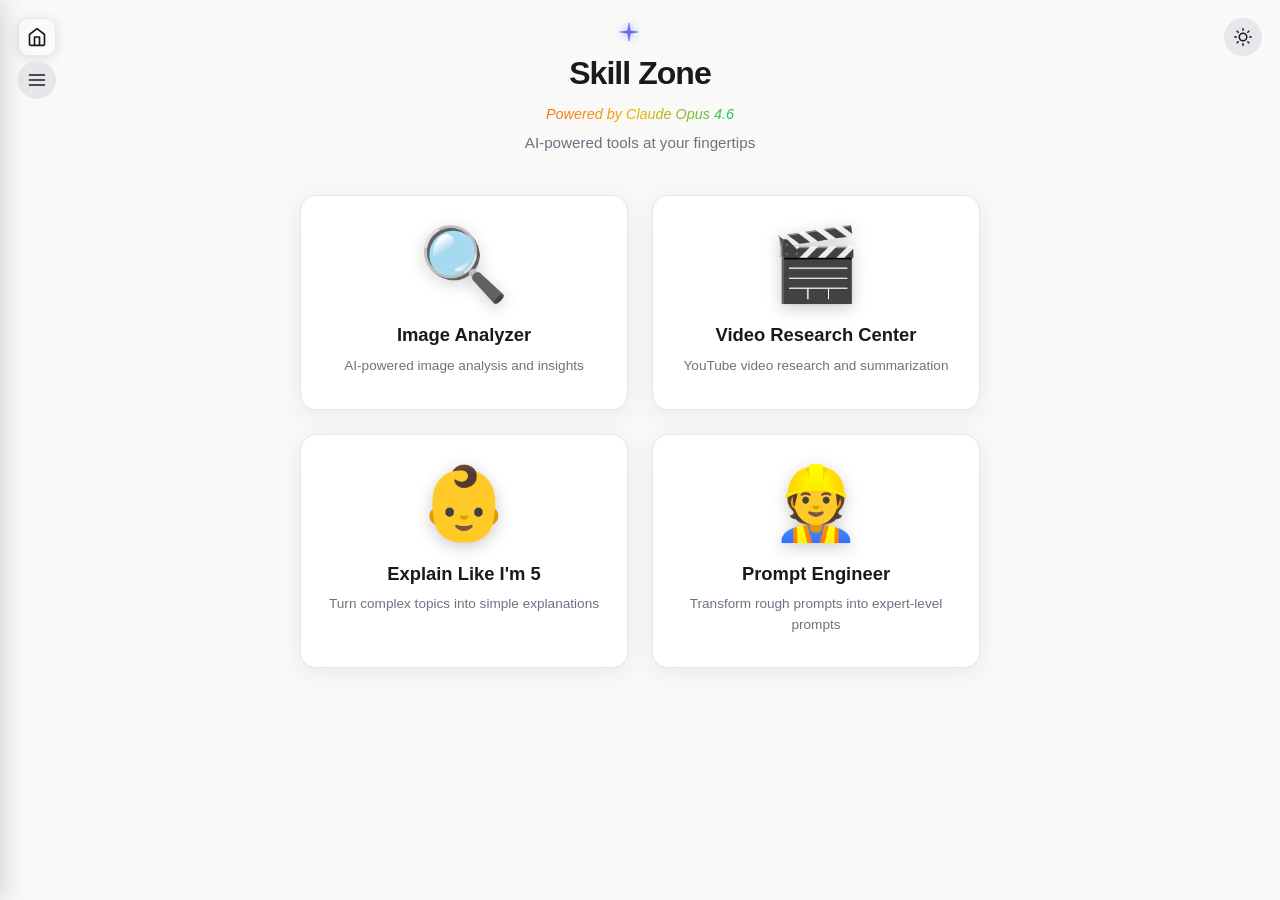
<file: skill-zone.html>
<!DOCTYPE html>
<html lang="en">
<head>
  <meta charset="UTF-8" />
  <meta name="viewport" content="width=device-width, initial-scale=1.0" />
  <title>Skill Zone — Alwin Thomas</title>
  <style>
    *, *::before, *::after { box-sizing: border-box; margin: 0; padding: 0; }

    :root {
      --bg: #f9f9f8;
      --surface: #ffffff;
      --text: #1a1a1a;
      --muted: #6b7280;
      --border: #e5e7eb;
      --accent: #0a66c2;
      --accent-hover: #0854a5;
      --radius: 16px;
      --shadow: 0 4px 24px rgba(0,0,0,0.07);
      --toggle-bg: #e5e7eb;
      --toggle-hover: #d1d5db;
      --drop-bg: #f0f6ff;
      --drop-border: #93c5fd;
      --success: #16a34a;
      --error: #dc2626;
      --tag-bg: #eff6ff;
      --tag-text: #1d4ed8;
    }
    [data-theme="dark"] {
      --bg: #111111;
      --surface: #1c1c1c;
      --text: #f0ede8;
      --muted: #9ca3af;
      --border: #2e2e2e;
      --shadow: 0 4px 24px rgba(0,0,0,0.45);
      --toggle-bg: #2e2e2e;
      --toggle-hover: #3a3a3a;
      --drop-bg: #1a2233;
      --drop-border: #3b82f6;
      --tag-bg: #1e3a5f;
      --tag-text: #93c5fd;
    }

    html { transition: background 0.2s, color 0.2s; overflow-x: hidden; }
    body {
      font-family: -apple-system, BlinkMacSystemFont, "Segoe UI", Roboto, sans-serif;
      background: var(--bg);
      color: var(--text);
      min-height: 100vh;
      display: flex;
      align-items: flex-start;
      justify-content: center;
      padding: 2rem 1rem 4rem;
      line-height: 1.6;
      transition: background 0.2s, color 0.2s;
      overflow-x: hidden;
      width: 100%;
    }

    /* ── Theme toggle ── */
    .theme-toggle {
      position: fixed;
      top: 1.1rem;
      right: 1.1rem;
      width: 38px;
      height: 38px;
      border-radius: 50%;
      border: none;
      background: var(--toggle-bg);
      color: var(--text);
      cursor: pointer;
      display: flex;
      align-items: center;
      justify-content: center;
      transition: background 0.15s, transform 0.1s;
      z-index: 100;
    }
    .theme-toggle:hover { background: var(--toggle-hover); }
    .theme-toggle:active { transform: scale(0.92); }
    .theme-toggle .icon-sun,
    .theme-toggle .icon-moon {
      position: absolute;
      transition: opacity 0.2s, transform 0.2s;
    }
    .theme-toggle .icon-moon { opacity: 0; transform: rotate(-30deg) scale(0.8); }
    [data-theme="dark"] .theme-toggle .icon-sun { opacity: 0; transform: rotate(30deg) scale(0.8); }
    [data-theme="dark"] .theme-toggle .icon-moon { opacity: 1; transform: rotate(0deg) scale(1); }

    /* ── Navigation (hamburger + home) ── */
    .home-btn {
      position: fixed;
      top: 1.1rem;
      left: 1.1rem;
      width: 38px;
      height: 38px;
      border-radius: 10px;
      display: flex;
      align-items: center;
      justify-content: center;
      text-decoration: none;
      color: var(--text);
      background: rgba(255,255,255,0.25);
      border: 1.5px solid var(--border);
      backdrop-filter: blur(10px);
      -webkit-backdrop-filter: blur(10px);
      transition: transform 0.15s, box-shadow 0.15s, background 0.15s;
      z-index: 100;
      box-shadow: 0 2px 12px rgba(0,0,0,0.12);
    }
    [data-theme="dark"] .home-btn {
      background: rgba(30,30,30,0.45);
    }
    .home-btn:hover {
      transform: scale(1.07);
      box-shadow: 0 4px 16px rgba(0,0,0,0.18);
    }

    .hamburger {
      position: fixed;
      top: 3.8rem;
      left: 1.1rem;
      width: 38px;
      height: 38px;
      border-radius: 50%;
      border: none;
      background: var(--toggle-bg);
      color: var(--text);
      cursor: pointer;
      display: flex;
      align-items: center;
      justify-content: center;
      transition: background 0.15s;
      z-index: 200;
    }
    .hamburger:hover { background: var(--toggle-hover); }

    .nav-overlay {
      display: none;
      position: fixed;
      inset: 0;
      background: rgba(0,0,0,0.4);
      z-index: 300;
    }
    .nav-overlay.open { display: block; }

    .nav-drawer {
      position: fixed;
      top: 0; left: 0;
      width: 260px;
      height: 100%;
      background: var(--surface);
      border-right: 1px solid var(--border);
      box-shadow: 4px 0 24px rgba(0,0,0,0.15);
      transform: translateX(-100%);
      transition: transform 0.25s cubic-bezier(0.4,0,0.2,1);
      z-index: 400;
      display: flex;
      flex-direction: column;
      padding: 1.25rem 1rem;
    }
    .nav-drawer.open { transform: translateX(0); }

    .nav-drawer-header {
      display: flex;
      justify-content: space-between;
      align-items: center;
      margin-bottom: 1rem;
    }
    .nav-drawer-title {
      font-size: 0.78rem;
      font-weight: 700;
      text-transform: uppercase;
      letter-spacing: 0.08em;
      color: var(--muted);
    }
    .nav-close {
      width: 32px;
      height: 32px;
      border-radius: 8px;
      border: none;
      background: transparent;
      color: var(--text);
      cursor: pointer;
      display: flex;
      align-items: center;
      justify-content: center;
      transition: background 0.15s;
    }
    .nav-close:hover { background: var(--toggle-bg); }

    .nav-list {
      list-style: none;
      display: flex;
      flex-direction: column;
      gap: 0.25rem;
    }
    .nav-item {
      display: flex;
      align-items: center;
      gap: 0.5rem;
      padding: 0.6rem 0.75rem;
      border-radius: 8px;
      text-decoration: none;
      font-size: 0.92rem;
      font-weight: 500;
      color: var(--text);
      transition: background 0.15s, color 0.15s;
    }
    .nav-item:hover {
      background: var(--toggle-bg);
      color: var(--accent);
    }

    /* ── Rainbow text ── */
    @keyframes rainbowShift {
      0%   { background-position: 0% 50%; }
      50%  { background-position: 100% 50%; }
      100% { background-position: 0% 50%; }
    }
    .rainbow-text {
      background: linear-gradient(90deg, #f97316, #eab308, #22c55e, #3b82f6, #a855f7, #ec4899, #f97316);
      background-size: 300% 100%;
      -webkit-background-clip: text;
      background-clip: text;
      -webkit-text-fill-color: transparent;
      color: transparent;
      animation: rainbowShift 4s ease infinite;
      font-weight: 500;
    }

    /* ── Page content ── */
    .page-wrap {
      max-width: 680px;
      width: 100%;
      margin-top: 1rem;
      text-align: center;
    }

    .page-title {
      font-size: 2rem;
      font-weight: 800;
      letter-spacing: -0.03em;
      margin-bottom: 0.25rem;
    }
    .page-powered {
      font-style: italic;
      font-size: 0.9rem;
      margin-top: 0.25rem;
    }
    .page-subtitle {
      font-size: 0.95rem;
      color: var(--muted);
      margin-top: 0.3rem;
      margin-bottom: 2.5rem;
    }

    /* ── Skill grid ── */
    .skill-grid {
      display: grid;
      grid-template-columns: 1fr 1fr;
      gap: 1.5rem;
    }

    .skill-card {
      background: var(--surface);
      border-radius: var(--radius);
      box-shadow: var(--shadow);
      padding: 2rem 1.5rem;
      text-decoration: none;
      color: var(--text);
      display: flex;
      flex-direction: column;
      align-items: center;
      text-align: center;
      transition: transform 0.2s, box-shadow 0.3s;
      border: 1.5px solid var(--border);
    }
    .skill-card:hover {
      transform: translateY(-4px);
      box-shadow: 0 8px 32px rgba(99,102,241,0.25);
    }
    [data-theme="dark"] .skill-card:hover {
      box-shadow: 0 8px 32px rgba(129,140,248,0.3);
    }

    .skill-icon {
      font-size: 4.5rem;
      line-height: 1;
      margin-bottom: 1.25rem;
      transition: transform 0.3s ease;
      filter: drop-shadow(0 4px 8px rgba(0,0,0,0.2));
    }
    .skill-card:hover .skill-icon {
      animation: iconBounce 0.5s ease;
    }
    @keyframes iconBounce {
      0%, 100% { transform: translateY(0) rotate(0deg); }
      25% { transform: translateY(-6px) rotate(-3deg); }
      50% { transform: translateY(-2px) rotate(2deg); }
      75% { transform: translateY(-4px) rotate(-1deg); }
    }

    .skill-name {
      font-size: 1.15rem;
      font-weight: 700;
      margin-bottom: 0.4rem;
    }
    .skill-desc {
      font-size: 0.85rem;
      color: var(--muted);
      line-height: 1.5;
    }

    /* ── Responsive ── */
    @media (max-width: 600px) {
      .skill-grid {
        grid-template-columns: 1fr;
      }
      .page-title { font-size: 1.5rem; }
    }

    /* ── Star cursor + particle trail ── */
    * { cursor: none !important; }
    #star-cursor {
      position: fixed; width: 22px; height: 22px;
      pointer-events: none; z-index: 99999;
      transform: translate(-50%, -50%); will-change: left, top;
    }
    #star-cursor svg { width: 100%; height: 100%; filter: drop-shadow(0 0 4px rgba(99,102,241,0.6)); }
    [data-theme="dark"] #star-cursor svg { filter: drop-shadow(0 0 5px rgba(129,140,248,0.9)); }
    @keyframes starSpin { to { transform: translate(-50%, -50%) rotate(360deg); } }
    #star-cursor.spinning { animation: starSpin 0.6s linear infinite; }
    .trail-particle {
      position: fixed; border-radius: 50%; pointer-events: none; z-index: 9998;
      animation: trailFade 0.5s ease-out forwards;
    }
    @keyframes trailFade {
      0%   { opacity: 0.85; transform: translate(-50%, -50%) scale(1); }
      100% { opacity: 0;    transform: translate(-50%, calc(-50% - 18px)) scale(0.2); }
    }
  </style>
</head>
<body>

  <!-- Home button -->
  <a class="home-btn" style="cursor:pointer" onclick="window.location.href='index.html'" aria-label="Go to home">
    <svg xmlns="http://www.w3.org/2000/svg" width="20" height="20" viewBox="0 0 24 24" fill="none"
      stroke="currentColor" stroke-width="2" stroke-linecap="round" stroke-linejoin="round" aria-hidden="true">
      <path d="M3 9l9-7 9 7v11a2 2 0 0 1-2 2H5a2 2 0 0 1-2-2z"/>
      <polyline points="9 22 9 12 15 12 15 22"/>
    </svg>
  </a>

  <!-- Hamburger -->
  <button class="hamburger" id="hamburger" aria-label="Open menu" aria-expanded="false">
    <svg xmlns="http://www.w3.org/2000/svg" width="20" height="20" viewBox="0 0 24 24" fill="none"
      stroke="currentColor" stroke-width="2" stroke-linecap="round" stroke-linejoin="round" aria-hidden="true">
      <line x1="3" y1="6" x2="21" y2="6"/>
      <line x1="3" y1="12" x2="21" y2="12"/>
      <line x1="3" y1="18" x2="21" y2="18"/>
    </svg>
  </button>

  <!-- Nav drawer -->
  <div class="nav-overlay" id="nav-overlay"></div>
  <nav class="nav-drawer" id="nav-drawer" aria-hidden="true">
    <div class="nav-drawer-header">
      <span class="nav-drawer-title">Pages</span>
      <button class="nav-close" id="nav-close" aria-label="Close menu">
        <svg width="18" height="18" viewBox="0 0 24 24" fill="none" stroke="currentColor" stroke-width="2"
          stroke-linecap="round" stroke-linejoin="round"><line x1="18" y1="6" x2="6" y2="18"/>
          <line x1="6" y1="6" x2="18" y2="18"/></svg>
      </button>
    </div>
    <ul class="nav-list">
      <li><a class="nav-item" style="cursor:pointer" onclick="window.location.href='index.html'">
        <svg xmlns="http://www.w3.org/2000/svg" width="16" height="16" viewBox="0 0 24 24" fill="none"
          stroke="currentColor" stroke-width="2" stroke-linecap="round" stroke-linejoin="round" aria-hidden="true">
          <path d="M3 9l9-7 9 7v11a2 2 0 0 1-2 2H5a2 2 0 0 1-2-2z"/>
          <polyline points="9 22 9 12 15 12 15 22"/>
        </svg>
        Home
      </a></li>
      <li><a class="nav-item" style="cursor:pointer" onclick="window.location.href='skill-zone.html'">
        <svg xmlns="http://www.w3.org/2000/svg" width="16" height="16" viewBox="0 0 24 24" fill="none"
          stroke="currentColor" stroke-width="2" stroke-linecap="round" stroke-linejoin="round" aria-hidden="true">
          <polygon points="12 2 15.09 8.26 22 9.27 17 14.14 18.18 21.02 12 17.77 5.82 21.02 7 14.14 2 9.27 8.91 8.26 12 2"/>
        </svg>
        Skill Zone
      </a></li>
      <li><a class="nav-item" style="cursor:pointer" onclick="window.location.href='chill-zone.html'">
        <svg xmlns="http://www.w3.org/2000/svg" width="16" height="16" viewBox="0 0 24 24" fill="none"
          stroke="currentColor" stroke-width="2" stroke-linecap="round" stroke-linejoin="round" aria-hidden="true">
          <path d="M6 12h4m-2-2v4m5-3h.01M17 11h.01"/>
          <rect x="2" y="6" width="20" height="12" rx="2"/>
        </svg>
        Chill Zone
      </a></li>
      <li><a class="nav-item" style="cursor:pointer" onclick="window.location.href='architecture.html'">
        <svg xmlns="http://www.w3.org/2000/svg" width="16" height="16" viewBox="0 0 24 24" fill="none"
          stroke="currentColor" stroke-width="2" stroke-linecap="round" stroke-linejoin="round" aria-hidden="true">
          <rect x="2" y="7" width="20" height="14" rx="2"/><path d="M16 7V4a2 2 0 0 0-2-2h-4a2 2 0 0 0-2 2v3"/>
        </svg>
        Architecture
      </a></li>
    </ul>
  </nav>

  <!-- Theme toggle -->
  <button class="theme-toggle" id="theme-toggle" aria-label="Toggle dark mode">
    <svg class="icon-sun" xmlns="http://www.w3.org/2000/svg" width="18" height="18" viewBox="0 0 24 24" fill="none" stroke="currentColor" stroke-width="2" stroke-linecap="round" stroke-linejoin="round">
      <circle cx="12" cy="12" r="5"/><line x1="12" y1="1" x2="12" y2="3"/><line x1="12" y1="21" x2="12" y2="23"/>
      <line x1="4.22" y1="4.22" x2="5.64" y2="5.64"/><line x1="18.36" y1="18.36" x2="19.78" y2="19.78"/>
      <line x1="1" y1="12" x2="3" y2="12"/><line x1="21" y1="12" x2="23" y2="12"/>
      <line x1="4.22" y1="19.78" x2="5.64" y2="18.36"/><line x1="18.36" y1="5.64" x2="19.78" y2="4.22"/>
    </svg>
    <svg class="icon-moon" xmlns="http://www.w3.org/2000/svg" width="18" height="18" viewBox="0 0 24 24" fill="none" stroke="currentColor" stroke-width="2" stroke-linecap="round" stroke-linejoin="round">
      <path d="M21 12.79A9 9 0 1 1 11.21 3 7 7 0 0 0 21 12.79z"/>
    </svg>
  </button>

  <div class="page-wrap">
    <h1 class="page-title">Skill Zone</h1>
    <p class="page-powered"><span class="rainbow-text">Powered by Claude Opus 4.6</span></p>
    <p class="page-subtitle">AI-powered tools at your fingertips</p>

    <div class="skill-grid">
      <!-- Image Analyzer -->
      <a class="skill-card" style="cursor:pointer" onclick="window.location.href='image-analyzer.html'">
        <span class="skill-icon">🔍</span>
        <span class="skill-name">Image Analyzer</span>
        <span class="skill-desc">AI-powered image analysis and insights</span>
      </a>

      <!-- Video Research Center -->
      <a class="skill-card" style="cursor:pointer" onclick="window.location.href='research.html'">
        <span class="skill-icon">🎬</span>
        <span class="skill-name">Video Research Center</span>
        <span class="skill-desc">YouTube video research and summarization</span>
      </a>

      <!-- ELI5 -->
      <a class="skill-card" style="cursor:pointer" onclick="window.location.href='eli5.html'">
        <span class="skill-icon">👶</span>
        <span class="skill-name">Explain Like I'm 5</span>
        <span class="skill-desc">Turn complex topics into simple explanations</span>
      </a>

      <!-- Prompt Engineer -->
      <a class="skill-card" style="cursor:pointer" onclick="window.location.href='prompt-engineer.html'">
        <span class="skill-icon">👷</span>
        <span class="skill-name">Prompt Engineer</span>
        <span class="skill-desc">Transform rough prompts into expert-level prompts</span>
      </a>
    </div>
  </div>

  <script>
    // ── Navigation ─────────────────────────────────────────────────
    const hamburgerBtn = document.getElementById('hamburger');
    const navDrawer    = document.getElementById('nav-drawer');
    const navOverlay   = document.getElementById('nav-overlay');
    const navClose     = document.getElementById('nav-close');

    function openNav() { navDrawer.classList.add('open'); navOverlay.classList.add('open'); hamburgerBtn.setAttribute('aria-expanded','true'); navDrawer.setAttribute('aria-hidden','false'); }
    function closeNav() { navDrawer.classList.remove('open'); navOverlay.classList.remove('open'); hamburgerBtn.setAttribute('aria-expanded','false'); navDrawer.setAttribute('aria-hidden','true'); }
    hamburgerBtn.addEventListener('click', openNav);
    navClose.addEventListener('click', closeNav);
    navOverlay.addEventListener('click', closeNav);

    // ── Theme ──────────────────────────────────────────────────────
    const root = document.documentElement;
    const toggleBtn = document.getElementById('theme-toggle');
    const saved = localStorage.getItem('theme');
    if (saved) root.setAttribute('data-theme', saved);
    else if (window.matchMedia('(prefers-color-scheme: dark)').matches) root.setAttribute('data-theme', 'dark');
    toggleBtn.addEventListener('click', () => {
      const next = root.getAttribute('data-theme') === 'dark' ? 'light' : 'dark';
      root.setAttribute('data-theme', next);
      localStorage.setItem('theme', next);
    });

    // ── Star cursor + Particle trail ──────────────────────────
    if (window.matchMedia('(hover: hover) and (pointer: fine)').matches) {
      const darkColors  = ['#818cf8','#38bdf8','#34d399','#f472b6','#fb923c'];
      const lightColors = ['#6366f1','#0ea5e9','#10b981','#ec4899','#f97316'];
      const star = document.createElement('div');
      star.id = 'star-cursor';
      star.innerHTML = `<svg viewBox="0 0 24 24" fill="none" xmlns="http://www.w3.org/2000/svg">
        <path d="M12 2 L13.5 10.5 L22 12 L13.5 13.5 L12 22 L10.5 13.5 L2 12 L10.5 10.5 Z"
          fill="#6366f1" stroke="#6366f1" stroke-width="0.5" stroke-linejoin="round"/></svg>`;
      document.body.appendChild(star);
      let spinTimer = null;
      document.addEventListener('mousemove', (e) => {
        star.style.left = e.clientX + 'px';
        star.style.top  = e.clientY + 'px';
        star.classList.add('spinning');
        clearTimeout(spinTimer);
        spinTimer = setTimeout(() => star.classList.remove('spinning'), 150);
      });
      document.addEventListener('mouseleave', () => star.style.opacity = '0');
      document.addEventListener('mouseenter', () => star.style.opacity = '1');
      let lastX = -999, lastY = -999;
      document.addEventListener('mousemove', (e) => {
        const dx = e.clientX - lastX, dy = e.clientY - lastY;
        if (Math.sqrt(dx*dx + dy*dy) < 12) return;
        lastX = e.clientX; lastY = e.clientY;
        const isDark = root.getAttribute('data-theme') === 'dark';
        const colors = isDark ? darkColors : lightColors;
        const dot = document.createElement('div');
        dot.className = 'trail-particle';
        const size = Math.random() * 6 + 4;
        dot.style.cssText = `width:${size}px;height:${size}px;background:${colors[Math.floor(Math.random()*colors.length)]};left:${e.clientX}px;top:${e.clientY}px;opacity:${isDark?0.85:0.7}`;
        document.body.appendChild(dot);
        dot.addEventListener('animationend', () => dot.remove());
      });
    }
  </script>
  <script src="cursor-halo.js"></script>
</body>
</html>
</file>
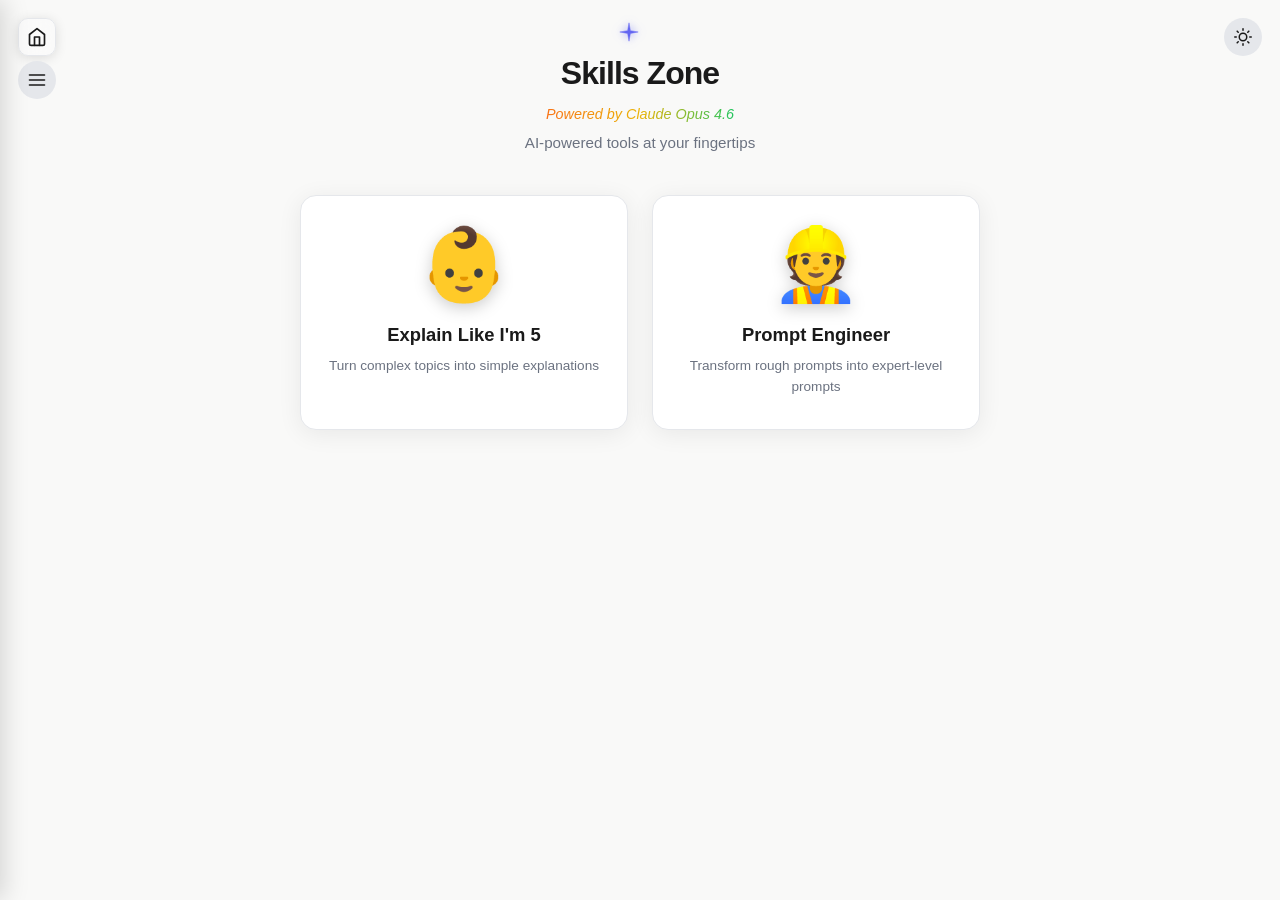
<file: skills.html>
<!DOCTYPE html>
<html lang="en">
<head>
  <meta charset="UTF-8" />
  <meta name="viewport" content="width=device-width, initial-scale=1.0" />
  <title>Skills Zone — Alwin Thomas</title>
  <style>
    *, *::before, *::after { box-sizing: border-box; margin: 0; padding: 0; }

    :root {
      --bg: #f9f9f8;
      --surface: #ffffff;
      --text: #1a1a1a;
      --muted: #6b7280;
      --border: #e5e7eb;
      --accent: #0a66c2;
      --accent-hover: #0854a5;
      --radius: 16px;
      --shadow: 0 4px 24px rgba(0,0,0,0.07);
      --toggle-bg: #e5e7eb;
      --toggle-hover: #d1d5db;
      --drop-bg: #f0f6ff;
      --drop-border: #93c5fd;
      --success: #16a34a;
      --error: #dc2626;
      --tag-bg: #eff6ff;
      --tag-text: #1d4ed8;
    }
    [data-theme="dark"] {
      --bg: #111111;
      --surface: #1c1c1c;
      --text: #f0ede8;
      --muted: #9ca3af;
      --border: #2e2e2e;
      --shadow: 0 4px 24px rgba(0,0,0,0.45);
      --toggle-bg: #2e2e2e;
      --toggle-hover: #3a3a3a;
      --drop-bg: #1a2233;
      --drop-border: #3b82f6;
      --tag-bg: #1e3a5f;
      --tag-text: #93c5fd;
    }

    html { transition: background 0.2s, color 0.2s; overflow-x: hidden; }
    body {
      font-family: -apple-system, BlinkMacSystemFont, "Segoe UI", Roboto, sans-serif;
      background: var(--bg);
      color: var(--text);
      min-height: 100vh;
      display: flex;
      align-items: flex-start;
      justify-content: center;
      padding: 2rem 1rem 4rem;
      line-height: 1.6;
      transition: background 0.2s, color 0.2s;
      overflow-x: hidden;
      width: 100%;
    }

    /* ── Theme toggle ── */
    .theme-toggle {
      position: fixed;
      top: 1.1rem;
      right: 1.1rem;
      width: 38px;
      height: 38px;
      border-radius: 50%;
      border: none;
      background: var(--toggle-bg);
      color: var(--text);
      cursor: pointer;
      display: flex;
      align-items: center;
      justify-content: center;
      transition: background 0.15s, transform 0.1s;
      z-index: 100;
    }
    .theme-toggle:hover { background: var(--toggle-hover); }
    .theme-toggle:active { transform: scale(0.92); }
    .theme-toggle .icon-sun,
    .theme-toggle .icon-moon {
      position: absolute;
      transition: opacity 0.2s, transform 0.2s;
    }
    .theme-toggle .icon-moon { opacity: 0; transform: rotate(-30deg) scale(0.8); }
    [data-theme="dark"] .theme-toggle .icon-sun { opacity: 0; transform: rotate(30deg) scale(0.8); }
    [data-theme="dark"] .theme-toggle .icon-moon { opacity: 1; transform: rotate(0deg) scale(1); }

    /* ── Navigation (hamburger + home) ── */
    .home-btn {
      position: fixed;
      top: 1.1rem;
      left: 1.1rem;
      width: 38px;
      height: 38px;
      border-radius: 10px;
      display: flex;
      align-items: center;
      justify-content: center;
      text-decoration: none;
      color: var(--text);
      background: rgba(255,255,255,0.25);
      border: 1.5px solid var(--border);
      backdrop-filter: blur(10px);
      -webkit-backdrop-filter: blur(10px);
      transition: transform 0.15s, box-shadow 0.15s, background 0.15s;
      z-index: 100;
      box-shadow: 0 2px 12px rgba(0,0,0,0.12);
    }
    [data-theme="dark"] .home-btn {
      background: rgba(30,30,30,0.45);
    }
    .home-btn:hover {
      transform: scale(1.07);
      box-shadow: 0 4px 16px rgba(0,0,0,0.18);
    }

    .hamburger {
      position: fixed;
      top: 3.8rem;
      left: 1.1rem;
      width: 38px;
      height: 38px;
      border-radius: 50%;
      border: none;
      background: var(--toggle-bg);
      color: var(--text);
      cursor: pointer;
      display: flex;
      align-items: center;
      justify-content: center;
      transition: background 0.15s;
      z-index: 200;
    }
    .hamburger:hover { background: var(--toggle-hover); }

    .nav-overlay {
      display: none;
      position: fixed;
      inset: 0;
      background: rgba(0,0,0,0.4);
      z-index: 300;
    }
    .nav-overlay.open { display: block; }

    .nav-drawer {
      position: fixed;
      top: 0; left: 0;
      width: 260px;
      height: 100%;
      background: var(--surface);
      border-right: 1px solid var(--border);
      box-shadow: 4px 0 24px rgba(0,0,0,0.15);
      transform: translateX(-100%);
      transition: transform 0.25s cubic-bezier(0.4,0,0.2,1);
      z-index: 400;
      display: flex;
      flex-direction: column;
      padding: 1.25rem 1rem;
    }
    .nav-drawer.open { transform: translateX(0); }

    .nav-drawer-header {
      display: flex;
      justify-content: space-between;
      align-items: center;
      margin-bottom: 1rem;
    }
    .nav-drawer-title {
      font-size: 0.78rem;
      font-weight: 700;
      text-transform: uppercase;
      letter-spacing: 0.08em;
      color: var(--muted);
    }
    .nav-close {
      width: 32px;
      height: 32px;
      border-radius: 8px;
      border: none;
      background: transparent;
      color: var(--text);
      cursor: pointer;
      display: flex;
      align-items: center;
      justify-content: center;
      transition: background 0.15s;
    }
    .nav-close:hover { background: var(--toggle-bg); }

    .nav-list {
      list-style: none;
      display: flex;
      flex-direction: column;
      gap: 0.25rem;
    }
    .nav-item {
      display: flex;
      align-items: center;
      gap: 0.5rem;
      padding: 0.6rem 0.75rem;
      border-radius: 8px;
      text-decoration: none;
      font-size: 0.92rem;
      font-weight: 500;
      color: var(--text);
      transition: background 0.15s, color 0.15s;
    }
    .nav-item:hover {
      background: var(--toggle-bg);
      color: var(--accent);
    }

    /* ── Rainbow text ── */
    @keyframes rainbowShift {
      0%   { background-position: 0% 50%; }
      50%  { background-position: 100% 50%; }
      100% { background-position: 0% 50%; }
    }
    .rainbow-text {
      background: linear-gradient(90deg, #f97316, #eab308, #22c55e, #3b82f6, #a855f7, #ec4899, #f97316);
      background-size: 300% 100%;
      -webkit-background-clip: text;
      background-clip: text;
      -webkit-text-fill-color: transparent;
      color: transparent;
      animation: rainbowShift 4s ease infinite;
      font-weight: 500;
    }

    /* ── Page content ── */
    .page-wrap {
      max-width: 680px;
      width: 100%;
      margin-top: 1rem;
      text-align: center;
    }

    .page-title {
      font-size: 2rem;
      font-weight: 800;
      letter-spacing: -0.03em;
      margin-bottom: 0.25rem;
    }
    .page-powered {
      font-style: italic;
      font-size: 0.9rem;
      margin-top: 0.25rem;
    }
    .page-subtitle {
      font-size: 0.95rem;
      color: var(--muted);
      margin-top: 0.3rem;
      margin-bottom: 2.5rem;
    }

    /* ── Skill grid ── */
    .skill-grid {
      display: grid;
      grid-template-columns: 1fr 1fr;
      gap: 1.5rem;
    }

    .skill-card {
      background: var(--surface);
      border-radius: var(--radius);
      box-shadow: var(--shadow);
      padding: 2rem 1.5rem;
      text-decoration: none;
      color: var(--text);
      display: flex;
      flex-direction: column;
      align-items: center;
      text-align: center;
      transition: transform 0.2s, box-shadow 0.3s;
      border: 1.5px solid var(--border);
    }
    .skill-card:hover {
      transform: translateY(-4px);
      box-shadow: 0 8px 32px rgba(99,102,241,0.25);
    }
    [data-theme="dark"] .skill-card:hover {
      box-shadow: 0 8px 32px rgba(129,140,248,0.3);
    }

    .skill-icon {
      font-size: 4.5rem;
      line-height: 1;
      margin-bottom: 1.25rem;
      transition: transform 0.3s ease;
      filter: drop-shadow(0 4px 8px rgba(0,0,0,0.2));
    }
    .skill-card:hover .skill-icon {
      animation: iconBounce 0.5s ease;
    }
    @keyframes iconBounce {
      0%, 100% { transform: translateY(0) rotate(0deg); }
      25% { transform: translateY(-6px) rotate(-3deg); }
      50% { transform: translateY(-2px) rotate(2deg); }
      75% { transform: translateY(-4px) rotate(-1deg); }
    }

    .skill-name {
      font-size: 1.15rem;
      font-weight: 700;
      margin-bottom: 0.4rem;
    }
    .skill-desc {
      font-size: 0.85rem;
      color: var(--muted);
      line-height: 1.5;
    }

    /* ── Responsive ── */
    @media (max-width: 600px) {
      .skill-grid {
        grid-template-columns: 1fr;
      }
      .page-title { font-size: 1.5rem; }
    }

    /* ── Star cursor + particle trail ── */
    * { cursor: none !important; }
    #star-cursor {
      position: fixed; width: 22px; height: 22px;
      pointer-events: none; z-index: 99999;
      transform: translate(-50%, -50%); will-change: left, top;
    }
    #star-cursor svg { width: 100%; height: 100%; filter: drop-shadow(0 0 4px rgba(99,102,241,0.6)); }
    [data-theme="dark"] #star-cursor svg { filter: drop-shadow(0 0 5px rgba(129,140,248,0.9)); }
    @keyframes starSpin { to { transform: translate(-50%, -50%) rotate(360deg); } }
    #star-cursor.spinning { animation: starSpin 0.6s linear infinite; }
    .trail-particle {
      position: fixed; border-radius: 50%; pointer-events: none; z-index: 9998;
      animation: trailFade 0.5s ease-out forwards;
    }
    @keyframes trailFade {
      0%   { opacity: 0.85; transform: translate(-50%, -50%) scale(1); }
      100% { opacity: 0;    transform: translate(-50%, calc(-50% - 18px)) scale(0.2); }
    }
  </style>
</head>
<body>

  <!-- Home button -->
  <a class="home-btn" href="index.html" aria-label="Go to home">
    <svg xmlns="http://www.w3.org/2000/svg" width="20" height="20" viewBox="0 0 24 24" fill="none"
      stroke="currentColor" stroke-width="2" stroke-linecap="round" stroke-linejoin="round" aria-hidden="true">
      <path d="M3 9l9-7 9 7v11a2 2 0 0 1-2 2H5a2 2 0 0 1-2-2z"/>
      <polyline points="9 22 9 12 15 12 15 22"/>
    </svg>
  </a>

  <!-- Hamburger -->
  <button class="hamburger" id="hamburger" aria-label="Open menu" aria-expanded="false">
    <svg xmlns="http://www.w3.org/2000/svg" width="20" height="20" viewBox="0 0 24 24" fill="none"
      stroke="currentColor" stroke-width="2" stroke-linecap="round" stroke-linejoin="round" aria-hidden="true">
      <line x1="3" y1="6" x2="21" y2="6"/>
      <line x1="3" y1="12" x2="21" y2="12"/>
      <line x1="3" y1="18" x2="21" y2="18"/>
    </svg>
  </button>

  <!-- Nav drawer -->
  <div class="nav-overlay" id="nav-overlay"></div>
  <nav class="nav-drawer" id="nav-drawer" aria-hidden="true">
    <div class="nav-drawer-header">
      <span class="nav-drawer-title">Pages</span>
      <button class="nav-close" id="nav-close" aria-label="Close menu">
        <svg width="18" height="18" viewBox="0 0 24 24" fill="none" stroke="currentColor" stroke-width="2"
          stroke-linecap="round" stroke-linejoin="round"><line x1="18" y1="6" x2="6" y2="18"/>
          <line x1="6" y1="6" x2="18" y2="18"/></svg>
      </button>
    </div>
    <ul class="nav-list">
      <li><a class="nav-item" href="index.html">
        <svg xmlns="http://www.w3.org/2000/svg" width="16" height="16" viewBox="0 0 24 24" fill="none"
          stroke="currentColor" stroke-width="2" stroke-linecap="round" stroke-linejoin="round" aria-hidden="true">
          <path d="M3 9l9-7 9 7v11a2 2 0 0 1-2 2H5a2 2 0 0 1-2-2z"/>
          <polyline points="9 22 9 12 15 12 15 22"/>
        </svg>
        Home
      </a></li>
      <li><a class="nav-item" href="skills.html">
        <svg xmlns="http://www.w3.org/2000/svg" width="16" height="16" viewBox="0 0 24 24" fill="none"
          stroke="currentColor" stroke-width="2" stroke-linecap="round" stroke-linejoin="round" aria-hidden="true">
          <polygon points="12 2 15.09 8.26 22 9.27 17 14.14 18.18 21.02 12 17.77 5.82 21.02 7 14.14 2 9.27 8.91 8.26 12 2"/>
        </svg>
        Skills Zone
      </a></li>
      <li><a class="nav-item" href="image-analyzer.html">
        <svg xmlns="http://www.w3.org/2000/svg" width="16" height="16" viewBox="0 0 24 24" fill="none"
          stroke="currentColor" stroke-width="2" stroke-linecap="round" stroke-linejoin="round" aria-hidden="true">
          <rect x="3" y="3" width="18" height="18" rx="2"/><circle cx="8.5" cy="8.5" r="1.5"/>
          <polyline points="21 15 16 10 5 21"/>
        </svg>
        Image Analyzer
      </a></li>
      <li><a class="nav-item" href="research.html">
        <svg xmlns="http://www.w3.org/2000/svg" width="16" height="16" viewBox="0 0 24 24" fill="none"
          stroke="currentColor" stroke-width="2" stroke-linecap="round" stroke-linejoin="round" aria-hidden="true">
          <circle cx="11" cy="11" r="8"/><line x1="21" y1="21" x2="16.65" y2="16.65"/>
        </svg>
        Video Research Center
      </a></li>
      <li><a class="nav-item" href="music.html">
        <svg xmlns="http://www.w3.org/2000/svg" width="16" height="16" viewBox="0 0 24 24" fill="none"
          stroke="currentColor" stroke-width="2" stroke-linecap="round" stroke-linejoin="round" aria-hidden="true">
          <path d="M9 18V5l12-2v13"/><circle cx="6" cy="18" r="3"/><circle cx="18" cy="16" r="3"/>
        </svg>
        Mood Radio
      </a></li>
      <li><a class="nav-item" href="architecture.html">
        <svg xmlns="http://www.w3.org/2000/svg" width="16" height="16" viewBox="0 0 24 24" fill="none"
          stroke="currentColor" stroke-width="2" stroke-linecap="round" stroke-linejoin="round" aria-hidden="true">
          <rect x="2" y="7" width="20" height="14" rx="2"/><path d="M16 7V4a2 2 0 0 0-2-2h-4a2 2 0 0 0-2 2v3"/>
        </svg>
        Architecture
      </a></li>
    </ul>
  </nav>

  <!-- Theme toggle -->
  <button class="theme-toggle" id="theme-toggle" aria-label="Toggle dark mode">
    <svg class="icon-sun" xmlns="http://www.w3.org/2000/svg" width="18" height="18" viewBox="0 0 24 24" fill="none" stroke="currentColor" stroke-width="2" stroke-linecap="round" stroke-linejoin="round">
      <circle cx="12" cy="12" r="5"/><line x1="12" y1="1" x2="12" y2="3"/><line x1="12" y1="21" x2="12" y2="23"/>
      <line x1="4.22" y1="4.22" x2="5.64" y2="5.64"/><line x1="18.36" y1="18.36" x2="19.78" y2="19.78"/>
      <line x1="1" y1="12" x2="3" y2="12"/><line x1="21" y1="12" x2="23" y2="12"/>
      <line x1="4.22" y1="19.78" x2="5.64" y2="18.36"/><line x1="18.36" y1="5.64" x2="19.78" y2="4.22"/>
    </svg>
    <svg class="icon-moon" xmlns="http://www.w3.org/2000/svg" width="18" height="18" viewBox="0 0 24 24" fill="none" stroke="currentColor" stroke-width="2" stroke-linecap="round" stroke-linejoin="round">
      <path d="M21 12.79A9 9 0 1 1 11.21 3 7 7 0 0 0 21 12.79z"/>
    </svg>
  </button>

  <div class="page-wrap">
    <h1 class="page-title">Skills Zone</h1>
    <p class="page-powered"><span class="rainbow-text">Powered by Claude Opus 4.6</span></p>
    <p class="page-subtitle">AI-powered tools at your fingertips</p>

    <div class="skill-grid">
      <!-- ELI5 -->
      <a class="skill-card" href="eli5.html">
        <span class="skill-icon">👶</span>
        <span class="skill-name">Explain Like I'm 5</span>
        <span class="skill-desc">Turn complex topics into simple explanations</span>
      </a>

      <!-- Prompt Engineer -->
      <a class="skill-card" href="prompt-engineer.html">
        <span class="skill-icon">👷</span>
        <span class="skill-name">Prompt Engineer</span>
        <span class="skill-desc">Transform rough prompts into expert-level prompts</span>
      </a>
    </div>
  </div>

  <script>
    // ── Navigation ─────────────────────────────────────────────────
    const hamburgerBtn = document.getElementById('hamburger');
    const navDrawer    = document.getElementById('nav-drawer');
    const navOverlay   = document.getElementById('nav-overlay');
    const navClose     = document.getElementById('nav-close');

    function openNav() { navDrawer.classList.add('open'); navOverlay.classList.add('open'); hamburgerBtn.setAttribute('aria-expanded','true'); navDrawer.setAttribute('aria-hidden','false'); }
    function closeNav() { navDrawer.classList.remove('open'); navOverlay.classList.remove('open'); hamburgerBtn.setAttribute('aria-expanded','false'); navDrawer.setAttribute('aria-hidden','true'); }
    hamburgerBtn.addEventListener('click', openNav);
    navClose.addEventListener('click', closeNav);
    navOverlay.addEventListener('click', closeNav);

    // ── Theme ──────────────────────────────────────────────────────
    const root = document.documentElement;
    const toggleBtn = document.getElementById('theme-toggle');
    const saved = localStorage.getItem('theme');
    if (saved) root.setAttribute('data-theme', saved);
    else if (window.matchMedia('(prefers-color-scheme: dark)').matches) root.setAttribute('data-theme', 'dark');
    toggleBtn.addEventListener('click', () => {
      const next = root.getAttribute('data-theme') === 'dark' ? 'light' : 'dark';
      root.setAttribute('data-theme', next);
      localStorage.setItem('theme', next);
    });

    // ── Star cursor + Particle trail ──────────────────────────
    if (window.matchMedia('(hover: hover) and (pointer: fine)').matches) {
      const darkColors  = ['#818cf8','#38bdf8','#34d399','#f472b6','#fb923c'];
      const lightColors = ['#6366f1','#0ea5e9','#10b981','#ec4899','#f97316'];
      const star = document.createElement('div');
      star.id = 'star-cursor';
      star.innerHTML = `<svg viewBox="0 0 24 24" fill="none" xmlns="http://www.w3.org/2000/svg">
        <path d="M12 2 L13.5 10.5 L22 12 L13.5 13.5 L12 22 L10.5 13.5 L2 12 L10.5 10.5 Z"
          fill="#6366f1" stroke="#6366f1" stroke-width="0.5" stroke-linejoin="round"/></svg>`;
      document.body.appendChild(star);
      let spinTimer = null;
      document.addEventListener('mousemove', (e) => {
        star.style.left = e.clientX + 'px';
        star.style.top  = e.clientY + 'px';
        star.classList.add('spinning');
        clearTimeout(spinTimer);
        spinTimer = setTimeout(() => star.classList.remove('spinning'), 150);
      });
      document.addEventListener('mouseleave', () => star.style.opacity = '0');
      document.addEventListener('mouseenter', () => star.style.opacity = '1');
      let lastX = -999, lastY = -999;
      document.addEventListener('mousemove', (e) => {
        const dx = e.clientX - lastX, dy = e.clientY - lastY;
        if (Math.sqrt(dx*dx + dy*dy) < 12) return;
        lastX = e.clientX; lastY = e.clientY;
        const isDark = root.getAttribute('data-theme') === 'dark';
        const colors = isDark ? darkColors : lightColors;
        const dot = document.createElement('div');
        dot.className = 'trail-particle';
        const size = Math.random() * 6 + 4;
        dot.style.cssText = `width:${size}px;height:${size}px;background:${colors[Math.floor(Math.random()*colors.length)]};left:${e.clientX}px;top:${e.clientY}px;opacity:${isDark?0.85:0.7}`;
        document.body.appendChild(dot);
        dot.addEventListener('animationend', () => dot.remove());
      });
    }
  </script>
  <script src="cursor-halo.js"></script>
</body>
</html>
</file>
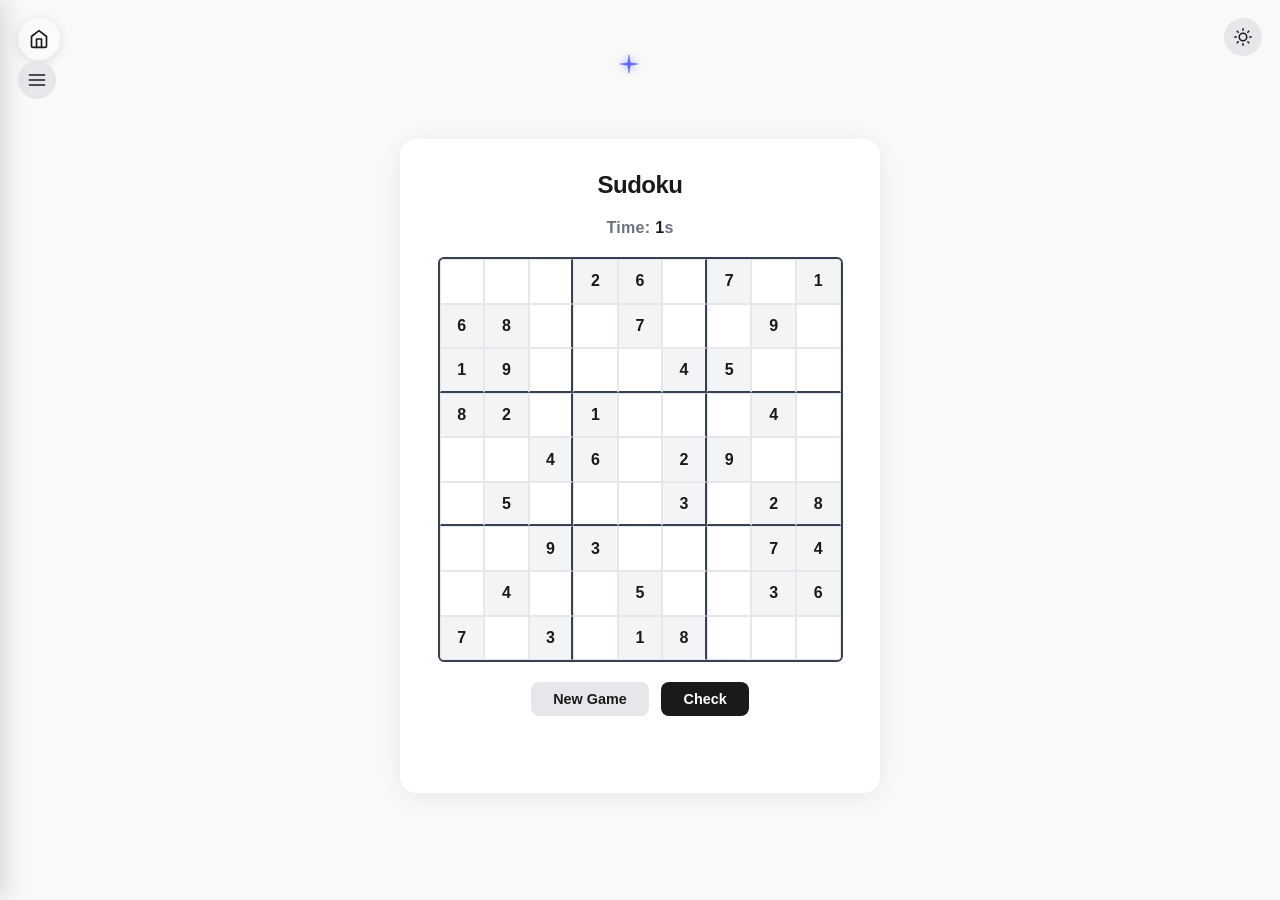
<file: sudoku.html>
<!DOCTYPE html>
<html lang="en">
<head>
  <meta charset="UTF-8" />
  <meta name="viewport" content="width=device-width, initial-scale=1.0" />
  <title>Sudoku – Alwin Thomas</title>
  <style>
    *, *::before, *::after { box-sizing: border-box; margin: 0; padding: 0; }

    :root {
      --bg: #f9f9f8;
      --surface: #ffffff;
      --text: #1a1a1a;
      --muted: #6b7280;
      --border: #e5e7eb;
      --accent: #0a66c2;
      --accent-hover: #0854a5;
      --radius: 16px;
      --shadow: 0 4px 24px rgba(0,0,0,0.07);
      --toggle-bg: #e5e7eb;
      --toggle-hover: #d1d5db;
      --cell-given: #1a1a1a;
      --cell-input: #0a66c2;
      --cell-error: #dc2626;
      --cell-bg: #ffffff;
      --cell-given-bg: #f3f4f6;
      --grid-border: #374151;
    }

    [data-theme="dark"] {
      --bg: #111111;
      --surface: #1c1c1c;
      --text: #f0ede8;
      --muted: #9ca3af;
      --border: #2e2e2e;
      --shadow: 0 4px 24px rgba(0,0,0,0.45);
      --toggle-bg: #2e2e2e;
      --toggle-hover: #3a3a3a;
      --cell-given: #f0ede8;
      --cell-input: #60a5fa;
      --cell-error: #f87171;
      --cell-bg: #1c1c1c;
      --cell-given-bg: #2a2a2a;
      --grid-border: #9ca3af;
    }

    html { transition: background 0.2s, color 0.2s; }

    body {
      font-family: -apple-system, BlinkMacSystemFont, "Segoe UI", Roboto, sans-serif;
      background: var(--bg);
      color: var(--text);
      min-height: 100vh;
      display: flex;
      flex-direction: column;
      align-items: center;
      padding: 4rem 1rem 2rem;
      transition: background 0.2s, color 0.2s;
    }

    /* Theme toggle */
    .theme-toggle {
      position: fixed;
      top: 1.1rem;
      right: 1.1rem;
      width: 38px;
      height: 38px;
      border-radius: 50%;
      border: none;
      background: var(--toggle-bg);
      color: var(--text);
      cursor: pointer;
      display: flex;
      align-items: center;
      justify-content: center;
      transition: background 0.15s, transform 0.1s;
      z-index: 100;
    }
    .theme-toggle:hover { background: var(--toggle-hover); }
    .theme-toggle:active { transform: scale(0.92); }
    .theme-toggle .icon-sun,
    .theme-toggle .icon-moon { position: absolute; transition: opacity 0.2s, transform 0.2s; }
    .theme-toggle .icon-moon { opacity: 0; transform: rotate(-30deg) scale(0.8); }
    [data-theme="dark"] .theme-toggle .icon-sun { opacity: 0; transform: rotate(30deg) scale(0.8); }
    [data-theme="dark"] .theme-toggle .icon-moon { opacity: 1; transform: rotate(0deg) scale(1); }

    /* Floating home button */
    .home-btn {
      position: fixed;
      top: 1.1rem;
      left: 1.1rem;
      width: 42px;
      height: 42px;
      border-radius: 50%;
      background: rgba(255, 255, 255, 0.25);
      backdrop-filter: blur(10px);
      -webkit-backdrop-filter: blur(10px);
      border: 1.5px solid rgba(255, 255, 255, 0.35);
      box-shadow: 0 2px 12px rgba(0, 0, 0, 0.12);
      display: flex;
      align-items: center;
      justify-content: center;
      text-decoration: none;
      color: var(--text);
      transition: background 0.15s, transform 0.1s, box-shadow 0.15s;
      z-index: 100;
    }
    [data-theme="dark"] .home-btn {
      background: rgba(30, 30, 30, 0.45);
      border-color: rgba(255, 255, 255, 0.12);
    }
    .home-btn:hover {
      background: rgba(255, 255, 255, 0.45);
      box-shadow: 0 4px 18px rgba(0, 0, 0, 0.18);
      transform: scale(1.07);
    }
    [data-theme="dark"] .home-btn:hover {
      background: rgba(50, 50, 50, 0.65);
    }
    .home-btn:active { transform: scale(0.95); }

    /* Hamburger nav */
    .hamburger {
      position: fixed;
      top: 3.8rem;
      left: 1.1rem;
      width: 38px;
      height: 38px;
      border-radius: 50%;
      border: none;
      background: var(--toggle-bg);
      color: var(--text);
      cursor: pointer;
      display: flex;
      align-items: center;
      justify-content: center;
      transition: background 0.15s;
      z-index: 200;
    }
    .hamburger:hover { background: var(--toggle-hover); }
    .nav-overlay {
      display: none;
      position: fixed;
      inset: 0;
      background: rgba(0,0,0,0.4);
      z-index: 300;
    }
    .nav-overlay.open { display: block; }
    .nav-drawer {
      position: fixed;
      top: 0; left: 0;
      width: 260px;
      height: 100%;
      background: var(--surface);
      border-right: 1px solid var(--border);
      box-shadow: 4px 0 24px rgba(0,0,0,0.15);
      transform: translateX(-100%);
      transition: transform 0.25s cubic-bezier(0.4,0,0.2,1);
      z-index: 400;
      display: flex;
      flex-direction: column;
      padding: 1.25rem 1rem;
    }
    .nav-drawer.open { transform: translateX(0); }
    .nav-drawer-header {
      display: flex;
      justify-content: space-between;
      align-items: center;
      margin-bottom: 1rem;
    }
    .nav-drawer-title {
      font-size: 0.78rem;
      font-weight: 700;
      text-transform: uppercase;
      letter-spacing: 0.08em;
      color: var(--muted);
    }
    .nav-close {
      width: 32px;
      height: 32px;
      border-radius: 8px;
      border: none;
      background: transparent;
      color: var(--text);
      cursor: pointer;
      display: flex;
      align-items: center;
      justify-content: center;
      transition: background 0.15s;
    }
    .nav-close:hover { background: var(--toggle-bg); }
    .nav-list {
      list-style: none;
      display: flex;
      flex-direction: column;
      gap: 0.25rem;
    }
    .nav-item {
      display: block;
      padding: 0.6rem 0.75rem;
      border-radius: 8px;
      text-decoration: none;
      font-size: 0.92rem;
      font-weight: 500;
      color: var(--text);
      transition: background 0.15s, color 0.15s;
    }
    .nav-item:hover {
      background: var(--toggle-bg);
      color: var(--accent);
    }

    /* Main card */
    .card {
      background: var(--surface);
      border-radius: var(--radius);
      box-shadow: var(--shadow);
      padding: 2rem 2rem 2.5rem;
      display: flex;
      flex-direction: column;
      align-items: center;
      gap: 1.25rem;
      width: 100%;
      max-width: 480px;
      margin: auto 0;
    }

    h1 {
      font-size: 1.5rem;
      font-weight: 700;
      letter-spacing: -0.02em;
    }

    /* Timer */
    .timer {
      font-size: 1rem;
      font-weight: 600;
      color: var(--muted);
      letter-spacing: 0.02em;
    }
    .timer span { color: var(--text); }

    /* Sudoku grid */
    .grid {
      display: grid;
      /* minmax(0,1fr) instead of 1fr so tracks can shrink below content min-size */
      grid-template-columns: repeat(9, minmax(0, 1fr));
      grid-template-rows: repeat(9, minmax(0, 1fr));
      border: 2.5px solid var(--grid-border);
      border-radius: 6px;
      /* Cap by viewport height so buttons are always visible.
         24rem ≈ body + card padding + title + timer + buttons + gaps.
         aspect-ratio:1 on the grid element itself works on all browsers. */
      width: 100%;
      width: min(100%, calc(100svh - 24rem));
      max-width: 405px;
      aspect-ratio: 1;
      min-width: 0;
      overflow: hidden;
    }

    .cell {
      display: flex;
      align-items: center;
      justify-content: center;
      border: 1px solid var(--border);
      font-size: 1rem;
      font-weight: 700;
      position: relative;
      min-width: 0;
      min-height: 0;
    }

    /* Round corner cells to match grid border-radius */
    .cell[data-row="0"][data-col="0"] { border-radius: 4px 0 0 0; }
    .cell[data-row="0"][data-col="8"] { border-radius: 0 4px 0 0; }
    .cell[data-row="8"][data-col="0"] { border-radius: 0 0 0 4px; }
    .cell[data-row="8"][data-col="8"] { border-radius: 0 0 4px 0; }

    /* Thick borders for 3x3 box separation */
    .cell[data-col="2"], .cell[data-col="5"] { border-right: 2.5px solid var(--grid-border); }
    .cell[data-row="2"], .cell[data-row="5"] { border-bottom: 2.5px solid var(--grid-border); }

    .cell.given {
      background: var(--cell-given-bg);
      color: var(--cell-given);
    }

    .cell input {
      width: 100%;
      height: 100%;
      min-width: 0;
      border: none;
      outline: none;
      background: var(--cell-bg);
      color: var(--cell-input);
      font-size: 1rem;
      font-weight: 700;
      font-family: inherit;
      text-align: center;
      cursor: pointer;
      transition: background 0.15s;
      caret-color: transparent;
    }

    .cell input:focus {
      background: color-mix(in srgb, var(--accent) 12%, transparent);
    }

    .cell input.error {
      color: var(--cell-error);
    }

    /* Controls */
    .controls {
      display: flex;
      gap: 0.75rem;
    }

    .btn {
      padding: 0.55rem 1.4rem;
      border-radius: 8px;
      font-size: 0.9rem;
      font-weight: 600;
      cursor: pointer;
      border: none;
      transition: background 0.15s, transform 0.1s, opacity 0.15s;
    }
    .btn:active { transform: scale(0.97); }

    .btn-reset {
      background: var(--toggle-bg);
      color: var(--text);
    }
    .btn-reset:hover { background: var(--toggle-hover); }

    .btn-check {
      background: var(--text);
      color: var(--surface);
    }
    .btn-check:hover { opacity: 0.85; }

    /* Status message */
    .status {
      font-size: 0.9rem;
      font-weight: 600;
      min-height: 1.2em;
      text-align: center;
    }
    .status.success { color: #16a34a; }
    .status.error { color: var(--cell-error); }
    .status.info { color: var(--muted); }

    @media (max-width: 480px) {
      .card { padding: 1.5rem 1rem 2rem; }
      .cell { font-size: 0.85rem; }
      .cell input { font-size: 0.85rem; }
    }

    @media (max-height: 720px) {
      body { padding: 3rem 1rem 1rem; }
      .card { padding: 1rem 1rem 1.5rem; gap: 0.75rem; }
    }

    @media (max-height: 620px) {
      body { padding: 2.5rem 0.5rem 0.5rem; }
      .card { padding: 0.75rem 1rem 1rem; gap: 0.5rem; }
      .grid { max-width: 300px; }
      h1 { font-size: 1.2rem; }
      .timer { font-size: 0.85rem; }
    }

    /* Landscape on phones: hide the title and tighten padding */
    @media (orientation: landscape) and (max-height: 500px) {
      body { padding: 0.5rem 1rem; }
      .card { padding: 0.5rem 1rem; gap: 0.4rem; }
      h1 { display: none; }
      /* Non-grid content ≈ 9rem in compact landscape layout */
      .grid { width: min(100%, calc(100svh - 9rem)); }
    }

    /* ── Star cursor + particle trail ── */
    * { cursor: none !important; }
    #star-cursor {
      position: fixed; width: 22px; height: 22px;
      pointer-events: none; z-index: 99999;
      transform: translate(-50%, -50%); will-change: left, top;
    }
    #star-cursor svg { width: 100%; height: 100%; filter: drop-shadow(0 0 4px rgba(99,102,241,0.6)); }
    [data-theme="dark"] #star-cursor svg { filter: drop-shadow(0 0 5px rgba(129,140,248,0.9)); }
    @keyframes starSpin { to { transform: translate(-50%, -50%) rotate(360deg); } }
    #star-cursor.spinning { animation: starSpin 0.6s linear infinite; }
    .trail-particle {
      position: fixed; border-radius: 50%; pointer-events: none; z-index: 9998;
      animation: trailFade 0.5s ease-out forwards;
    }
    @keyframes trailFade {
      0%   { opacity: 0.85; transform: translate(-50%, -50%) scale(1); }
      100% { opacity: 0;    transform: translate(-50%, calc(-50% - 18px)) scale(0.2); }
    }
  </style>
</head>
<body>

  <a class="home-btn" style="cursor:pointer" onclick="window.location.href='index.html'" aria-label="Go to home">
    <svg xmlns="http://www.w3.org/2000/svg" width="20" height="20" viewBox="0 0 24 24" fill="none"
      stroke="currentColor" stroke-width="2" stroke-linecap="round" stroke-linejoin="round" aria-hidden="true">
      <path d="M3 9l9-7 9 7v11a2 2 0 0 1-2 2H5a2 2 0 0 1-2-2z"/>
      <polyline points="9 22 9 12 15 12 15 22"/>
    </svg>
  </a>

  <button class="hamburger" id="hamburger" aria-label="Open menu" aria-expanded="false">
    <svg xmlns="http://www.w3.org/2000/svg" width="20" height="20" viewBox="0 0 24 24" fill="none"
      stroke="currentColor" stroke-width="2" stroke-linecap="round" stroke-linejoin="round" aria-hidden="true">
      <line x1="3" y1="6" x2="21" y2="6"/><line x1="3" y1="12" x2="21" y2="12"/><line x1="3" y1="18" x2="21" y2="18"/>
    </svg>
  </button>
  <div class="nav-overlay" id="nav-overlay"></div>
  <nav class="nav-drawer" id="nav-drawer" aria-hidden="true">
    <div class="nav-drawer-header">
      <span class="nav-drawer-title">Pages</span>
      <button class="nav-close" id="nav-close" aria-label="Close menu">
        <svg width="18" height="18" viewBox="0 0 24 24" fill="none" stroke="currentColor" stroke-width="2"
          stroke-linecap="round" stroke-linejoin="round"><line x1="18" y1="6" x2="6" y2="18"/>
          <line x1="6" y1="6" x2="18" y2="18"/></svg>
      </button>
    </div>
    <ul class="nav-list">
      <li><a class="nav-item" style="cursor:pointer" onclick="window.location.href='index.html'">
        <svg xmlns="http://www.w3.org/2000/svg" width="16" height="16" viewBox="0 0 24 24" fill="none" stroke="currentColor" stroke-width="2" stroke-linecap="round" stroke-linejoin="round" aria-hidden="true"><path d="M3 9l9-7 9 7v11a2 2 0 0 1-2 2H5a2 2 0 0 1-2-2z"/><polyline points="9 22 9 12 15 12 15 22"/></svg>
        Home
      </a></li>
      <li><a class="nav-item" style="cursor:pointer" onclick="window.location.href='skill-zone.html'">
        <svg xmlns="http://www.w3.org/2000/svg" width="16" height="16" viewBox="0 0 24 24" fill="none" stroke="currentColor" stroke-width="2" stroke-linecap="round" stroke-linejoin="round" aria-hidden="true"><polygon points="12 2 15.09 8.26 22 9.27 17 14.14 18.18 21.02 12 17.77 5.82 21.02 7 14.14 2 9.27 8.91 8.26 12 2"/></svg>
        Skill Zone
      </a></li>
      <li><a class="nav-item" style="cursor:pointer" onclick="window.location.href='chill-zone.html'">
        <svg xmlns="http://www.w3.org/2000/svg" width="16" height="16" viewBox="0 0 24 24" fill="none" stroke="currentColor" stroke-width="2" stroke-linecap="round" stroke-linejoin="round" aria-hidden="true"><path d="M6 12h4m-2-2v4m5-3h.01M17 11h.01"/><rect x="2" y="6" width="20" height="12" rx="2"/></svg>
        Chill Zone
      </a></li>
      <li><a class="nav-item" style="cursor:pointer" onclick="window.location.href='architecture.html'">
        <svg xmlns="http://www.w3.org/2000/svg" width="16" height="16" viewBox="0 0 24 24" fill="none" stroke="currentColor" stroke-width="2" stroke-linecap="round" stroke-linejoin="round" aria-hidden="true"><rect x="2" y="7" width="20" height="14" rx="2"/><path d="M16 7V4a2 2 0 0 0-2-2h-4a2 2 0 0 0-2 2v3"/></svg>
        Architecture
      </a></li>
    </ul>
  </nav>

  <button class="theme-toggle" id="theme-toggle" aria-label="Toggle dark mode">
    <svg class="icon-sun" xmlns="http://www.w3.org/2000/svg" width="18" height="18" viewBox="0 0 24 24" fill="none" stroke="currentColor" stroke-width="2" stroke-linecap="round" stroke-linejoin="round" aria-hidden="true">
      <circle cx="12" cy="12" r="5"/><line x1="12" y1="1" x2="12" y2="3"/><line x1="12" y1="21" x2="12" y2="23"/>
      <line x1="4.22" y1="4.22" x2="5.64" y2="5.64"/><line x1="18.36" y1="18.36" x2="19.78" y2="19.78"/>
      <line x1="1" y1="12" x2="3" y2="12"/><line x1="21" y1="12" x2="23" y2="12"/>
      <line x1="4.22" y1="19.78" x2="5.64" y2="18.36"/><line x1="18.36" y1="5.64" x2="19.78" y2="4.22"/>
    </svg>
    <svg class="icon-moon" xmlns="http://www.w3.org/2000/svg" width="18" height="18" viewBox="0 0 24 24" fill="none" stroke="currentColor" stroke-width="2" stroke-linecap="round" stroke-linejoin="round" aria-hidden="true">
      <path d="M21 12.79A9 9 0 1 1 11.21 3 7 7 0 0 0 21 12.79z"/>
    </svg>
  </button>

  <main class="card">
    <h1>Sudoku</h1>
    <div class="timer">Time: <span id="timer">0</span>s</div>
    <div class="grid" id="grid"></div>
    <div class="controls">
      <button class="btn btn-reset" id="reset-btn">New Game</button>
      <button class="btn btn-check" id="check-btn">Check</button>
    </div>
    <p class="status" id="status"></p>
  </main>

  <script>
    // ── Navigation ─────────────────────────────────────────────
    const hamburgerBtn = document.getElementById('hamburger');
    const navDrawer    = document.getElementById('nav-drawer');
    const navOverlay   = document.getElementById('nav-overlay');
    const navClose     = document.getElementById('nav-close');
    function openNav() { navDrawer.classList.add('open'); navOverlay.classList.add('open'); hamburgerBtn.setAttribute('aria-expanded','true'); navDrawer.setAttribute('aria-hidden','false'); }
    function closeNav() { navDrawer.classList.remove('open'); navOverlay.classList.remove('open'); hamburgerBtn.setAttribute('aria-expanded','false'); navDrawer.setAttribute('aria-hidden','true'); }
    hamburgerBtn.addEventListener('click', openNav);
    navClose.addEventListener('click', closeNav);
    navOverlay.addEventListener('click', closeNav);

    // ── Dark mode ──────────────────────────────────────────────
    const root = document.documentElement;
    const toggleBtn = document.getElementById('theme-toggle');
    const saved = localStorage.getItem('theme');
    if (saved) {
      root.setAttribute('data-theme', saved);
    } else if (window.matchMedia('(prefers-color-scheme: dark)').matches) {
      root.setAttribute('data-theme', 'dark');
    }
    toggleBtn.addEventListener('click', () => {
      const isDark = root.getAttribute('data-theme') === 'dark';
      const next = isDark ? 'light' : 'dark';
      root.setAttribute('data-theme', next);
      localStorage.setItem('theme', next);
    });

    // ── Puzzles ────────────────────────────────────────────────
    const PUZZLES = [
      {
        puzzle: [
          [5,3,0,0,7,0,0,0,0],
          [6,0,0,1,9,5,0,0,0],
          [0,9,8,0,0,0,0,6,0],
          [8,0,0,0,6,0,0,0,3],
          [4,0,0,8,0,3,0,0,1],
          [7,0,0,0,2,0,0,0,6],
          [0,6,0,0,0,0,2,8,0],
          [0,0,0,4,1,9,0,0,5],
          [0,0,0,0,8,0,0,7,9]
        ],
        solution: [
          [5,3,4,6,7,8,9,1,2],
          [6,7,2,1,9,5,3,4,8],
          [1,9,8,3,4,2,5,6,7],
          [8,5,9,7,6,1,4,2,3],
          [4,2,6,8,5,3,7,9,1],
          [7,1,3,9,2,4,8,5,6],
          [9,6,1,5,3,7,2,8,4],
          [2,8,7,4,1,9,6,3,5],
          [3,4,5,2,8,6,1,7,9]
        ]
      },
      {
        puzzle: [
          [0,0,0,2,6,0,7,0,1],
          [6,8,0,0,7,0,0,9,0],
          [1,9,0,0,0,4,5,0,0],
          [8,2,0,1,0,0,0,4,0],
          [0,0,4,6,0,2,9,0,0],
          [0,5,0,0,0,3,0,2,8],
          [0,0,9,3,0,0,0,7,4],
          [0,4,0,0,5,0,0,3,6],
          [7,0,3,0,1,8,0,0,0]
        ],
        solution: [
          [4,3,5,2,6,9,7,8,1],
          [6,8,2,5,7,1,4,9,3],
          [1,9,7,8,3,4,5,6,2],
          [8,2,6,1,9,5,3,4,7],
          [3,7,4,6,8,2,9,1,5],
          [9,5,1,7,4,3,6,2,8],
          [5,1,9,3,2,6,8,7,4],
          [2,4,8,9,5,7,1,3,6],
          [7,6,3,4,1,8,2,5,9]
        ]
      },
      {
        puzzle: [
          [0,0,0,6,0,0,4,0,0],
          [7,0,0,0,0,3,6,0,0],
          [0,0,0,0,9,1,0,8,0],
          [0,0,0,0,0,0,0,0,0],
          [0,5,0,1,8,0,0,0,3],
          [0,0,0,3,0,6,0,4,5],
          [0,4,0,2,0,0,0,6,0],
          [9,0,3,0,0,0,0,0,0],
          [0,2,0,0,0,0,1,0,0]
        ],
        solution: [
          [5,8,1,6,7,2,4,3,9],
          [7,9,2,8,4,3,6,5,1],
          [3,6,4,5,9,1,7,8,2],
          [4,3,8,9,5,7,2,1,6],
          [2,5,6,1,8,4,9,7,3],
          [1,7,9,3,2,6,8,4,5],
          [8,4,5,2,1,9,3,6,7],
          [9,1,3,7,6,8,5,2,4],
          [6,2,7,4,3,5,1,9,8]
        ]
      }
    ];

    // ── State ──────────────────────────────────────────────────
    let currentPuzzle = null;
    let currentSolution = null;
    let timerInterval = null;
    let seconds = 0;
    let solved = false;

    // ── Timer ──────────────────────────────────────────────────
    const timerEl = document.getElementById('timer');

    function startTimer() {
      clearInterval(timerInterval);
      seconds = 0;
      timerEl.textContent = '0';
      timerInterval = setInterval(() => {
        seconds++;
        timerEl.textContent = seconds;
      }, 1000);
    }

    function stopTimer() {
      clearInterval(timerInterval);
    }

    // ── Build grid ─────────────────────────────────────────────
    const gridEl = document.getElementById('grid');
    const statusEl = document.getElementById('status');

    function buildGrid(puzzle) {
      gridEl.innerHTML = '';
      for (let r = 0; r < 9; r++) {
        for (let c = 0; c < 9; c++) {
          const cell = document.createElement('div');
          cell.className = 'cell';
          cell.dataset.row = r;
          cell.dataset.col = c;

          const val = puzzle[r][c];
          if (val !== 0) {
            cell.classList.add('given');
            cell.textContent = val;
          } else {
            const input = document.createElement('input');
            input.type = 'text';
            input.inputMode = 'numeric';
            input.maxLength = 1;
            input.setAttribute('aria-label', `Row ${r + 1}, Column ${c + 1}`);
            input.addEventListener('keydown', onKeyDown);
            input.addEventListener('input', onInput);
            cell.appendChild(input);
          }

          gridEl.appendChild(cell);
        }
      }
    }

    function onInput(e) {
      const input = e.target;
      const v = input.value.replace(/[^1-9]/g, '');
      input.value = v ? v[v.length - 1] : '';
      input.classList.remove('error');
      statusEl.textContent = '';
      statusEl.className = 'status';

      if (!solved) autoCheckWin();
    }

    function onKeyDown(e) {
      const input = e.target;
      const cell = input.closest('.cell');
      const row = parseInt(cell.dataset.row);
      const col = parseInt(cell.dataset.col);

      const moves = {
        ArrowUp:    [-1, 0],
        ArrowDown:  [ 1, 0],
        ArrowLeft:  [ 0,-1],
        ArrowRight: [ 0, 1],
      };

      if (moves[e.key]) {
        e.preventDefault();
        const [dr, dc] = moves[e.key];
        focusCell(row + dr, col + dc);
      }

      if (e.key === 'Backspace' || e.key === 'Delete') {
        input.value = '';
        input.classList.remove('error');
      }
    }

    function focusCell(r, c) {
      if (r < 0 || r > 8 || c < 0 || c > 8) return;
      const target = gridEl.querySelector(`.cell[data-row="${r}"][data-col="${c}"] input`);
      if (target) target.focus();
    }

    // ── Check ──────────────────────────────────────────────────
    function checkSolution(silent = false) {
      let allFilled = true;
      let hasError = false;

      const inputs = gridEl.querySelectorAll('input');
      inputs.forEach(input => input.classList.remove('error'));

      for (let r = 0; r < 9; r++) {
        for (let c = 0; c < 9; c++) {
          if (currentPuzzle[r][c] !== 0) continue;
          const input = gridEl.querySelector(`.cell[data-row="${r}"][data-col="${c}"] input`);
          const val = parseInt(input.value);
          if (!val) {
            allFilled = false;
          } else if (val !== currentSolution[r][c]) {
            input.classList.add('error');
            hasError = true;
          }
        }
      }

      if (allFilled && !hasError) {
        return true;
      }

      if (!silent) {
        if (hasError) {
          statusEl.textContent = 'Some cells are incorrect. Keep trying!';
          statusEl.className = 'status error';
        } else {
          statusEl.textContent = 'Looking good so far — keep going!';
          statusEl.className = 'status info';
        }
      }

      return false;
    }

    function autoCheckWin() {
      const win = checkSolution(true);
      if (win) {
        stopTimer();
        solved = true;
        statusEl.textContent = `Solved in ${seconds}s! Well done!`;
        statusEl.className = 'status success';
      }
    }

    document.getElementById('check-btn').addEventListener('click', () => {
      if (!solved) checkSolution(false);
    });

    // ── New game ───────────────────────────────────────────────
    function newGame() {
      solved = false;
      statusEl.textContent = '';
      statusEl.className = 'status';

      const pick = PUZZLES[Math.floor(Math.random() * PUZZLES.length)];
      currentPuzzle = pick.puzzle;
      currentSolution = pick.solution;

      buildGrid(currentPuzzle);
      startTimer();
    }

    document.getElementById('reset-btn').addEventListener('click', newGame);

    // Start on load
    newGame();

    // ── Star cursor + Particle trail ──────────────────────────
    if (window.matchMedia('(hover: hover) and (pointer: fine)').matches) {
      const darkColors  = ['#818cf8','#38bdf8','#34d399','#f472b6','#fb923c'];
      const lightColors = ['#6366f1','#0ea5e9','#10b981','#ec4899','#f97316'];
      const star = document.createElement('div');
      star.id = 'star-cursor';
      star.innerHTML = `<svg viewBox="0 0 24 24" fill="none" xmlns="http://www.w3.org/2000/svg">
        <path d="M12 2 L13.5 10.5 L22 12 L13.5 13.5 L12 22 L10.5 13.5 L2 12 L10.5 10.5 Z"
          fill="#6366f1" stroke="#6366f1" stroke-width="0.5" stroke-linejoin="round"/></svg>`;
      document.body.appendChild(star);
      let spinTimer = null;
      document.addEventListener('mousemove', (e) => {
        star.style.left = e.clientX + 'px';
        star.style.top  = e.clientY + 'px';
        star.classList.add('spinning');
        clearTimeout(spinTimer);
        spinTimer = setTimeout(() => star.classList.remove('spinning'), 150);
      });
      document.addEventListener('mouseleave', () => star.style.opacity = '0');
      document.addEventListener('mouseenter', () => star.style.opacity = '1');
      let lastX = -999, lastY = -999;
      document.addEventListener('mousemove', (e) => {
        const dx = e.clientX - lastX, dy = e.clientY - lastY;
        if (Math.sqrt(dx*dx + dy*dy) < 12) return;
        lastX = e.clientX; lastY = e.clientY;
        const isDark = root.getAttribute('data-theme') === 'dark';
        const colors = isDark ? darkColors : lightColors;
        const dot = document.createElement('div');
        dot.className = 'trail-particle';
        const size = Math.random() * 6 + 4;
        dot.style.cssText = `width:${size}px;height:${size}px;background:${colors[Math.floor(Math.random()*colors.length)]};left:${e.clientX}px;top:${e.clientY}px;opacity:${isDark?0.85:0.7}`;
        document.body.appendChild(dot);
        dot.addEventListener('animationend', () => dot.remove());
      });
    }
  </script>
  <script src="cursor-halo.js"></script>
</body>
</html>
</file>
<file: style.css>
*, *::before, *::after {
  box-sizing: border-box;
  margin: 0;
  padding: 0;
}

:root {
  --bg: #f9f9f8;
  --surface: #ffffff;
  --text: #1a1a1a;
  --muted: #6b7280;
  --border: #e5e7eb;
  --accent: #0a66c2;
  --accent-hover: #0854a5;
  --radius: 16px;
  --shadow: 0 4px 24px rgba(0, 0, 0, 0.07);
  --toggle-bg: #e5e7eb;
  --toggle-hover: #d1d5db;
}

[data-theme="dark"] {
  --bg: #111111;
  --surface: #1c1c1c;
  --text: #f0ede8;
  --muted: #9ca3af;
  --border: #2e2e2e;
  --shadow: 0 4px 24px rgba(0, 0, 0, 0.45);
  --toggle-bg: #2e2e2e;
  --toggle-hover: #3a3a3a;
}

html {
  transition: background 0.2s, color 0.2s;
}

body {
  font-family: -apple-system, BlinkMacSystemFont, "Segoe UI", Roboto, sans-serif;
  background: var(--bg);
  color: var(--text);
  min-height: 100vh;
  display: flex;
  flex-direction: column;
  align-items: center;
  justify-content: center;
  padding: 2rem 1rem;
  line-height: 1.6;
  transition: background 0.2s, color 0.2s;
}

/* Dark mode toggle */
.theme-toggle {
  position: fixed;
  top: 1.1rem;
  right: 1.1rem;
  width: 38px;
  height: 38px;
  border-radius: 50%;
  border: none;
  background: var(--toggle-bg);
  color: var(--text);
  cursor: pointer;
  display: flex;
  align-items: center;
  justify-content: center;
  transition: background 0.15s, transform 0.1s;
  z-index: 100;
}

.theme-toggle:hover {
  background: var(--toggle-hover);
}

.theme-toggle:active {
  transform: scale(0.92);
}

.theme-toggle .icon-sun,
.theme-toggle .icon-moon {
  position: absolute;
  transition: opacity 0.2s, transform 0.2s;
}

.theme-toggle .icon-moon {
  opacity: 0;
  transform: rotate(-30deg) scale(0.8);
}

[data-theme="dark"] .theme-toggle .icon-sun {
  opacity: 0;
  transform: rotate(30deg) scale(0.8);
}

[data-theme="dark"] .theme-toggle .icon-moon {
  opacity: 1;
  transform: rotate(0deg) scale(1);
}

.card {
  background: var(--surface);
  border-radius: var(--radius);
  box-shadow: var(--shadow);
  padding: 3rem 2.5rem;
  max-width: 480px;
  width: 100%;
  display: flex;
  flex-direction: column;
  align-items: center;
  text-align: center;
}

/* Avatar with spinning rainbow ring */
.avatar-ring {
  width: 120px;
  height: 120px;
  border-radius: 50%;
  margin-bottom: 1.25rem;
  flex-shrink: 0;
  position: relative;
  display: flex;
  align-items: center;
  justify-content: center;
}

.avatar-ring::before {
  content: '';
  position: absolute;
  inset: 0;
  border-radius: 50%;
  background: conic-gradient(
    from 0deg,
    #ff0000, #ff8000, #ffff00, #00ff00,
    #00ffff, #0080ff, #8000ff, #ff00ff, #ff0000
  );
  animation: spin-ring 3s linear infinite;
  box-shadow: 0 0 15px rgba(255, 100, 0, 0.4), 0 0 30px rgba(0, 150, 255, 0.2);
}

.avatar-wrap {
  width: 108px;
  height: 108px;
  border-radius: 50%;
  overflow: hidden;
  position: relative;
  z-index: 1;
}

.avatar {
  width: 100%;
  height: 100%;
  object-fit: cover;
  display: block;
  border-radius: 50%;
}

@keyframes spin-ring {
  to { transform: rotate(360deg); }
}

/* Name & role */
.name {
  font-size: 1.6rem;
  font-weight: 700;
  letter-spacing: -0.02em;
  margin-bottom: 0.2rem;
}

.role {
  font-size: 0.9rem;
  color: var(--muted);
  font-weight: 500;
  margin-bottom: 1rem;
  text-transform: uppercase;
  letter-spacing: 0.08em;
}

/* Bio */
.bio {
  font-size: 0.975rem;
  color: var(--muted);
  max-width: 360px;
  margin-bottom: 1.75rem;
}

/* Links */
.links {
  display: flex;
  gap: 0.75rem;
  flex-wrap: wrap;
  justify-content: center;
  margin-bottom: 0.5rem;
}

.btn {
  display: inline-flex;
  align-items: center;
  gap: 0.45rem;
  padding: 0.55rem 1.1rem;
  border-radius: 8px;
  font-size: 0.9rem;
  font-weight: 600;
  text-decoration: none;
  cursor: pointer;
  border: none;
  transition: background 0.15s, transform 0.1s;
}

.btn:active {
  transform: scale(0.98);
}

.btn-primary {
  background: var(--accent);
  color: #fff;
}

.btn-primary:hover {
  background: var(--accent-hover);
}

/* LinkedIn icon-only button */
.btn-linkedin {
  display: inline-flex;
  align-items: center;
  justify-content: center;
  transition: transform 0.15s, opacity 0.15s;
}

.btn-linkedin:hover {
  opacity: 0.8;
  transform: scale(1.1);
}

/* Divider */
.divider {
  width: 100%;
  height: 1px;
  background: var(--border);
  margin: 2rem 0;
}

/* Contact form */
.contact {
  width: 100%;
  text-align: left;
}

.contact h2 {
  font-size: 1.05rem;
  font-weight: 700;
  margin-bottom: 1.25rem;
  text-align: center;
  color: var(--text);
}

.form {
  display: flex;
  flex-direction: column;
  gap: 1rem;
}

.field {
  display: flex;
  flex-direction: column;
  gap: 0.35rem;
}

label {
  font-size: 0.83rem;
  font-weight: 600;
  color: var(--text);
  letter-spacing: 0.01em;
}

input,
textarea {
  width: 100%;
  padding: 0.6rem 0.85rem;
  border: 1.5px solid var(--border);
  border-radius: 8px;
  font-size: 0.9rem;
  font-family: inherit;
  color: var(--text);
  background: var(--bg);
  transition: border-color 0.15s;
  resize: vertical;
}

input::placeholder,
textarea::placeholder {
  color: #b0b8c4;
}

input:focus,
textarea:focus {
  outline: none;
  border-color: var(--accent);
  background: var(--surface);
}

.btn-submit {
  background: var(--text);
  color: var(--surface);
  width: 100%;
  justify-content: center;
  padding: 0.7rem;
  font-size: 0.95rem;
  border-radius: 8px;
  margin-top: 0.25rem;
  opacity: 1;
  transition: opacity 0.15s, transform 0.1s;
}

.btn-submit:hover {
  opacity: 0.85;
}

.btn-submit:disabled {
  opacity: 0.5;
  cursor: not-allowed;
  transform: none;
}

.form-status {
  font-size: 0.875rem;
  text-align: center;
  min-height: 1.2em;
}

.form-status.success {
  color: #16a34a;
}

.form-status.error {
  color: #dc2626;
}

/* Sudoku teaser */
.sudoku-teaser {
  font-size: 0.9rem;
  color: var(--muted);
  margin-top: 1rem;
  margin-bottom: 0.25rem;
  text-align: center !important;
  width: 100%;
}

.sudoku-link {
  color: var(--accent);
  text-decoration: none;
  font-weight: 600;
}

.sudoku-link:hover {
  text-decoration: underline;
}

/* Hamburger button */
.hamburger {
  position: fixed;
  top: 1.1rem;
  left: 1.1rem;
  width: 38px;
  height: 38px;
  border-radius: 50%;
  border: none;
  background: var(--toggle-bg);
  color: var(--text);
  cursor: pointer;
  display: flex;
  align-items: center;
  justify-content: center;
  transition: background 0.15s, transform 0.1s;
  z-index: 200;
}

.hamburger:hover { background: var(--toggle-hover); }
.hamburger:active { transform: scale(0.92); }

/* Nav overlay */
.nav-overlay {
  position: fixed;
  inset: 0;
  background: rgba(0, 0, 0, 0.35);
  backdrop-filter: blur(2px);
  opacity: 0;
  pointer-events: none;
  transition: opacity 0.25s;
  z-index: 300;
}

.nav-overlay.open {
  opacity: 1;
  pointer-events: auto;
}

/* Nav drawer */
.nav-drawer {
  position: fixed;
  top: 0;
  left: 0;
  height: 100%;
  width: 260px;
  background: var(--surface);
  box-shadow: 4px 0 24px rgba(0, 0, 0, 0.12);
  transform: translateX(-100%);
  transition: transform 0.28s cubic-bezier(0.4, 0, 0.2, 1);
  z-index: 400;
  display: flex;
  flex-direction: column;
}

.nav-drawer.open {
  transform: translateX(0);
}

.nav-drawer-header {
  display: flex;
  align-items: center;
  justify-content: space-between;
  padding: 1.2rem 1.25rem 1rem;
  border-bottom: 1px solid var(--border);
}

.nav-drawer-title {
  font-size: 0.83rem;
  font-weight: 700;
  letter-spacing: 0.08em;
  text-transform: uppercase;
  color: var(--muted);
}

.nav-close {
  background: none;
  border: none;
  color: var(--muted);
  cursor: pointer;
  padding: 4px;
  display: flex;
  align-items: center;
  border-radius: 6px;
  transition: color 0.15s, background 0.15s;
}

.nav-close:hover {
  color: var(--text);
  background: var(--toggle-bg);
}

.nav-list {
  list-style: none;
  padding: 0.75rem 0.75rem;
  display: flex;
  flex-direction: column;
  gap: 0.25rem;
}

.nav-item {
  display: flex;
  align-items: center;
  gap: 0.7rem;
  padding: 0.6rem 0.75rem;
  border-radius: 8px;
  text-decoration: none;
  font-size: 0.93rem;
  font-weight: 500;
  color: var(--text);
  transition: background 0.15s, color 0.15s;
}

.nav-item:hover {
  background: var(--toggle-bg);
  color: var(--accent);
}

@media (max-width: 520px) {
  .card {
    padding: 2rem 1.5rem;
  }
}

/* ── Star cursor + particle trail ───────────────────────── */
* { cursor: none !important; }

#star-cursor {
  position: fixed;
  width: 22px;
  height: 22px;
  pointer-events: none;
  z-index: 99999;
  transform: translate(-50%, -50%);
  will-change: left, top;
}

#star-cursor svg {
  width: 100%;
  height: 100%;
  filter: drop-shadow(0 0 4px rgba(99, 102, 241, 0.6));
}

[data-theme="dark"] #star-cursor svg {
  filter: drop-shadow(0 0 5px rgba(129, 140, 248, 0.9));
}

@keyframes starSpin {
  to { transform: translate(-50%, -50%) rotate(360deg); }
}

#star-cursor.spinning {
  animation: starSpin 0.6s linear infinite;
}

.trail-particle {
  position: fixed;
  border-radius: 50%;
  pointer-events: none;
  z-index: 9998;
  animation: trailFade 0.5s ease-out forwards;
}

@keyframes trailFade {
  0%   { opacity: 0.85; transform: translate(-50%, -50%) scale(1); }
  100% { opacity: 0;    transform: translate(-50%, calc(-50% - 18px)) scale(0.2); }
}

/* ── Visitor counter ──────────────────────────────────── */
.visitor-counter {
  text-align: center;
  font-size: 0.7rem;
  color: var(--muted);
  opacity: 0.4;
  margin-top: auto;
  padding-top: 2rem;
  padding-bottom: 1rem;
  letter-spacing: 0.05em;
}
</file>
